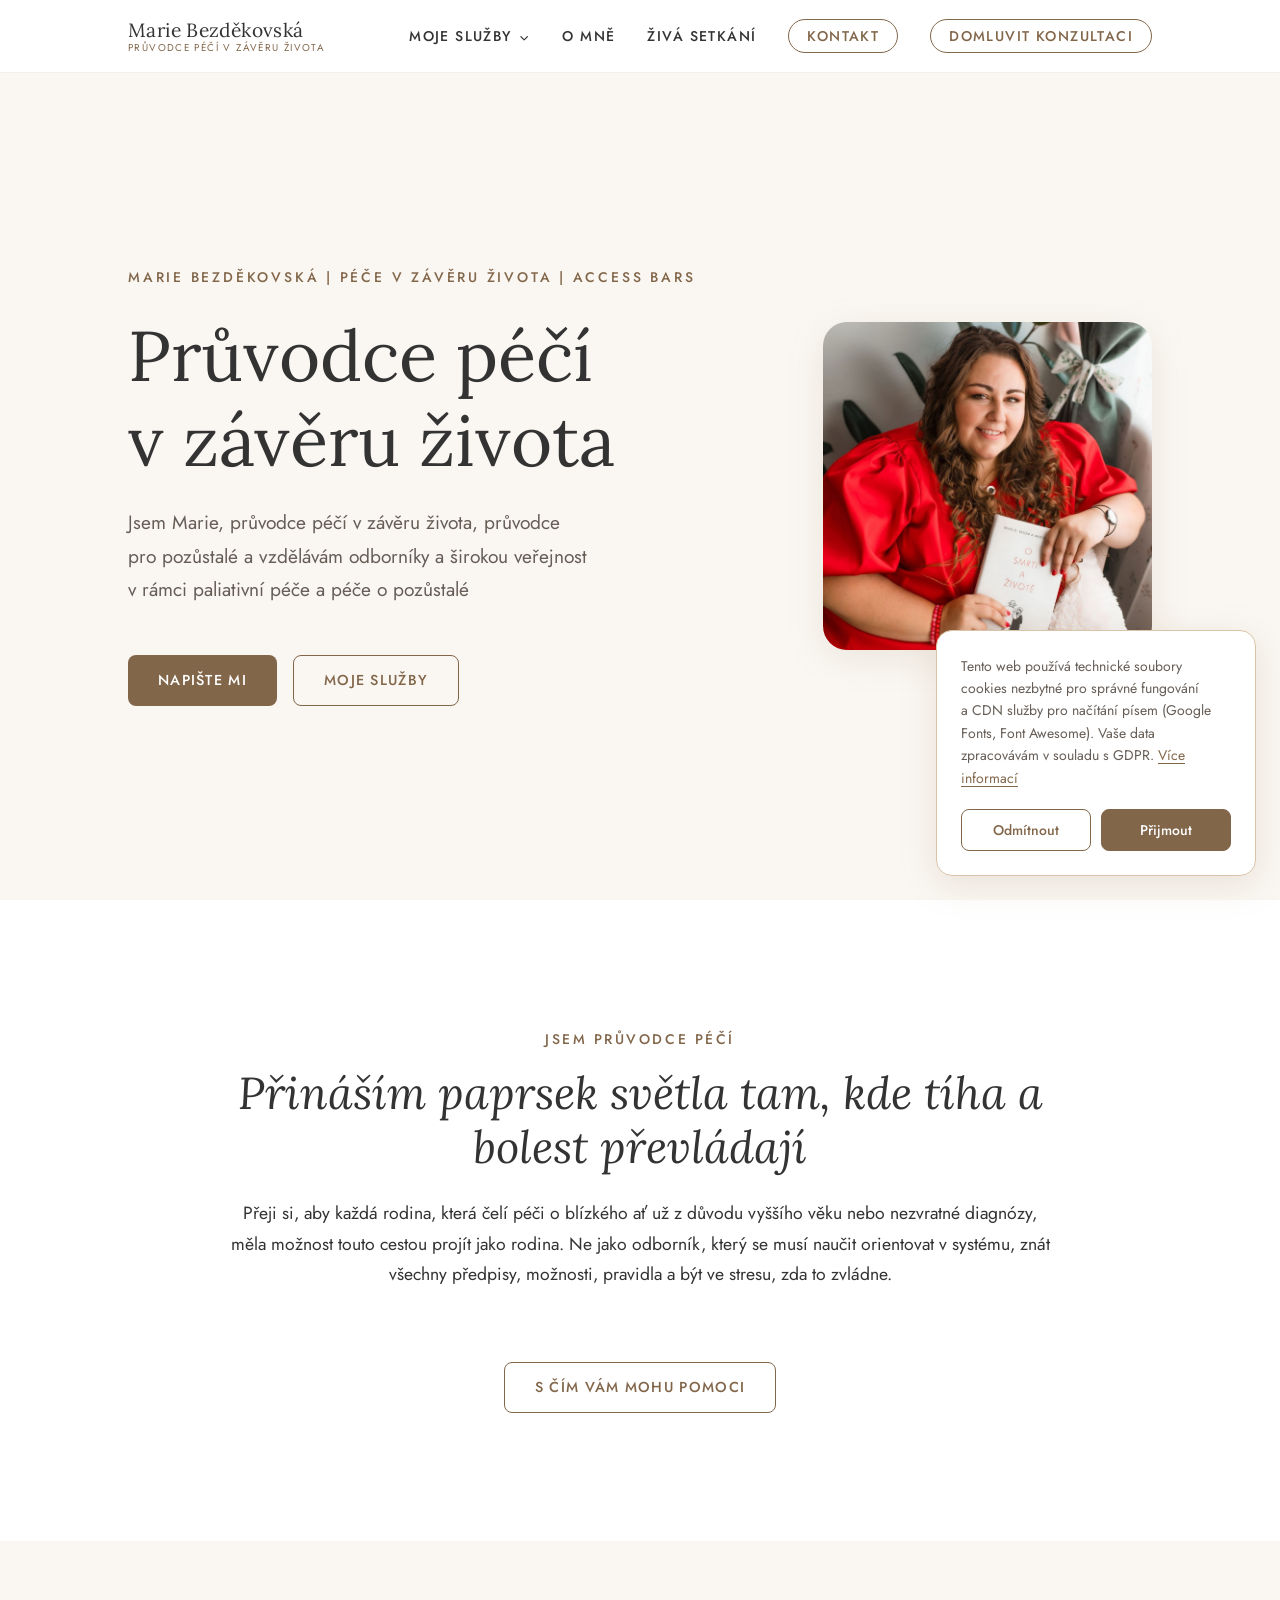
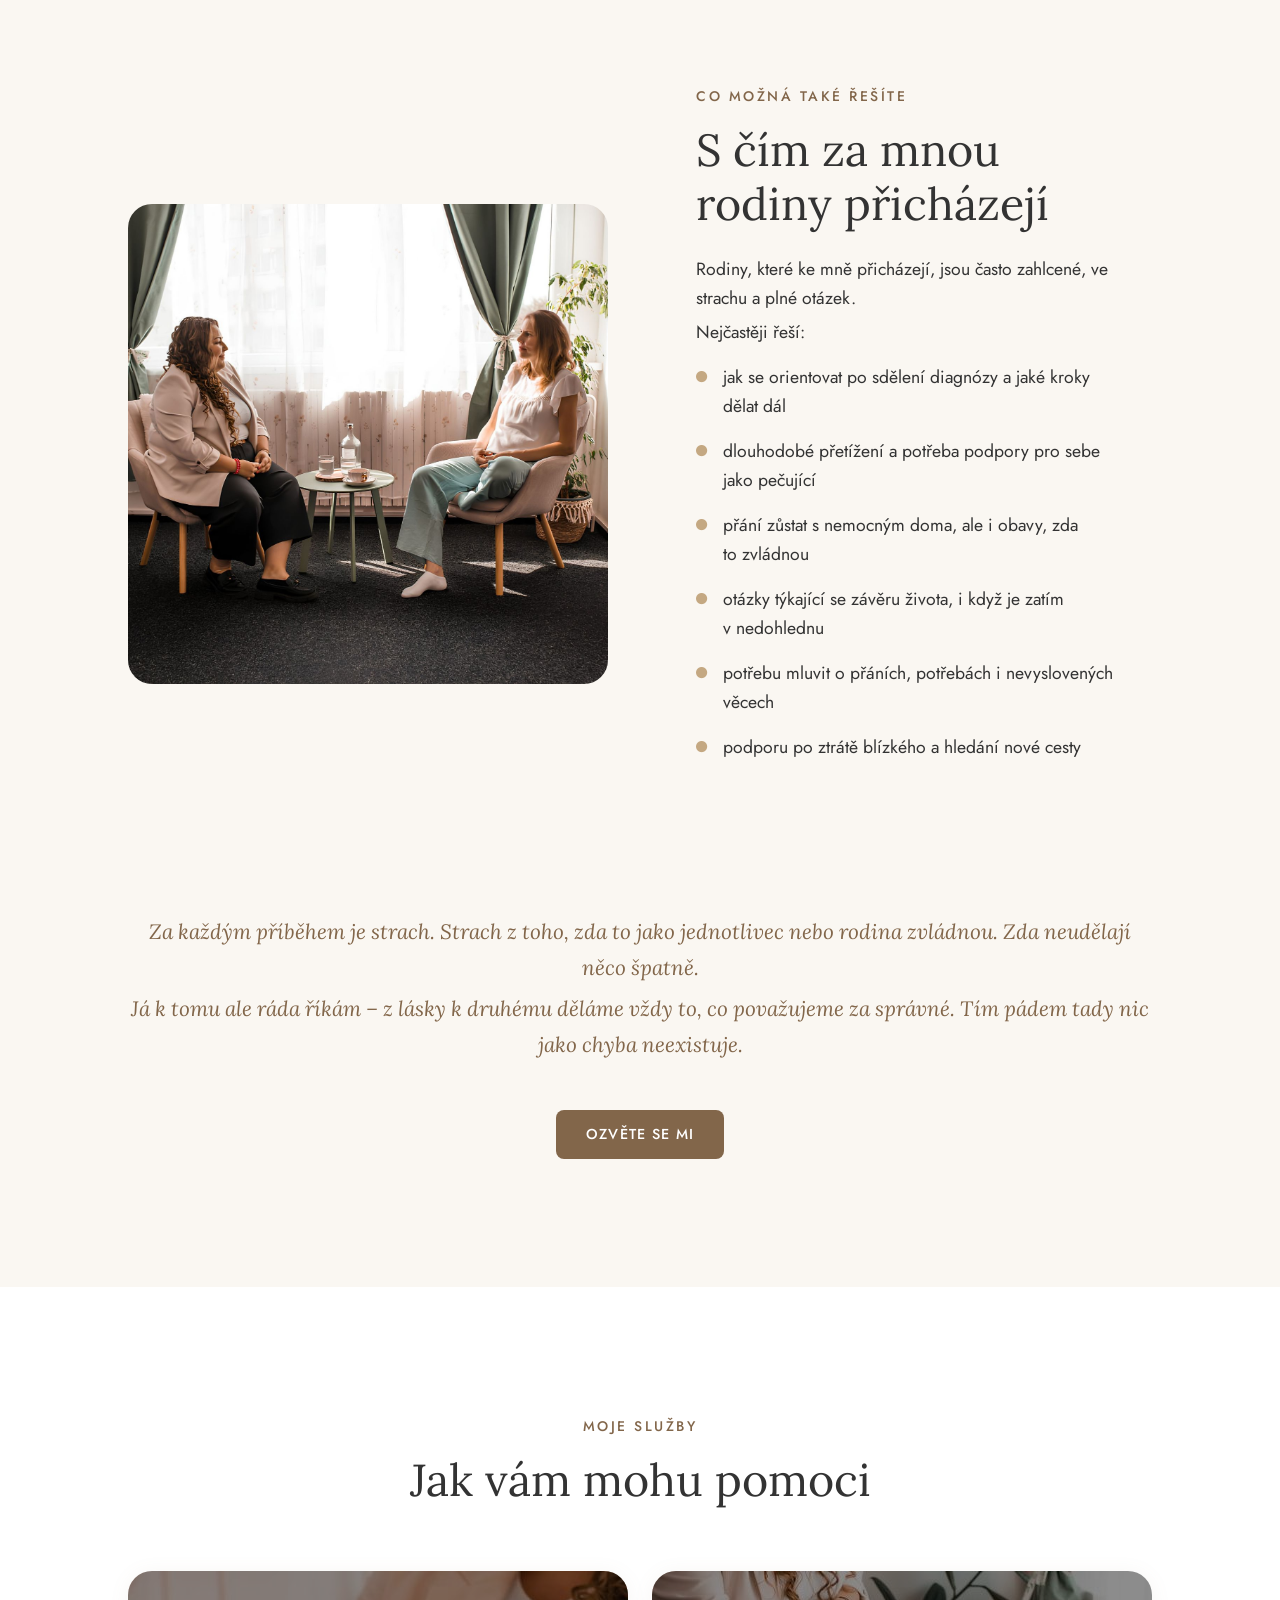
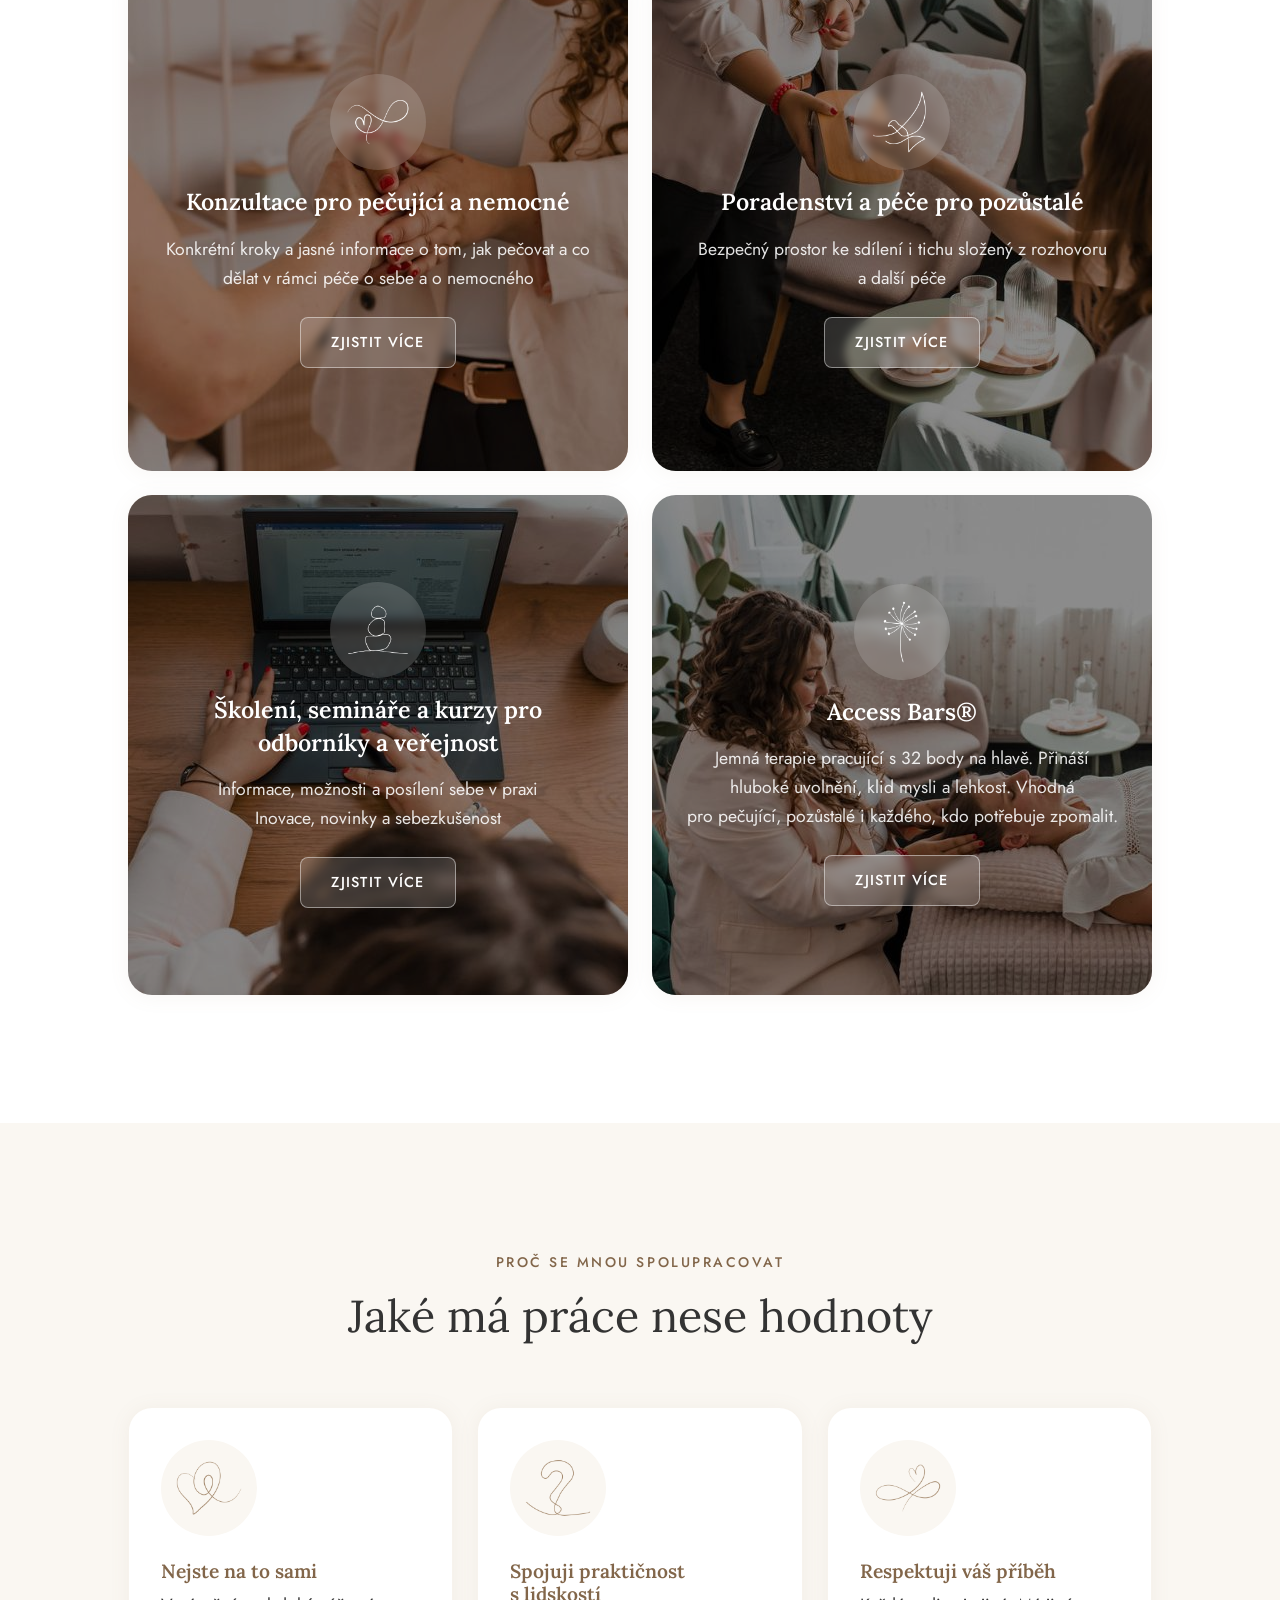
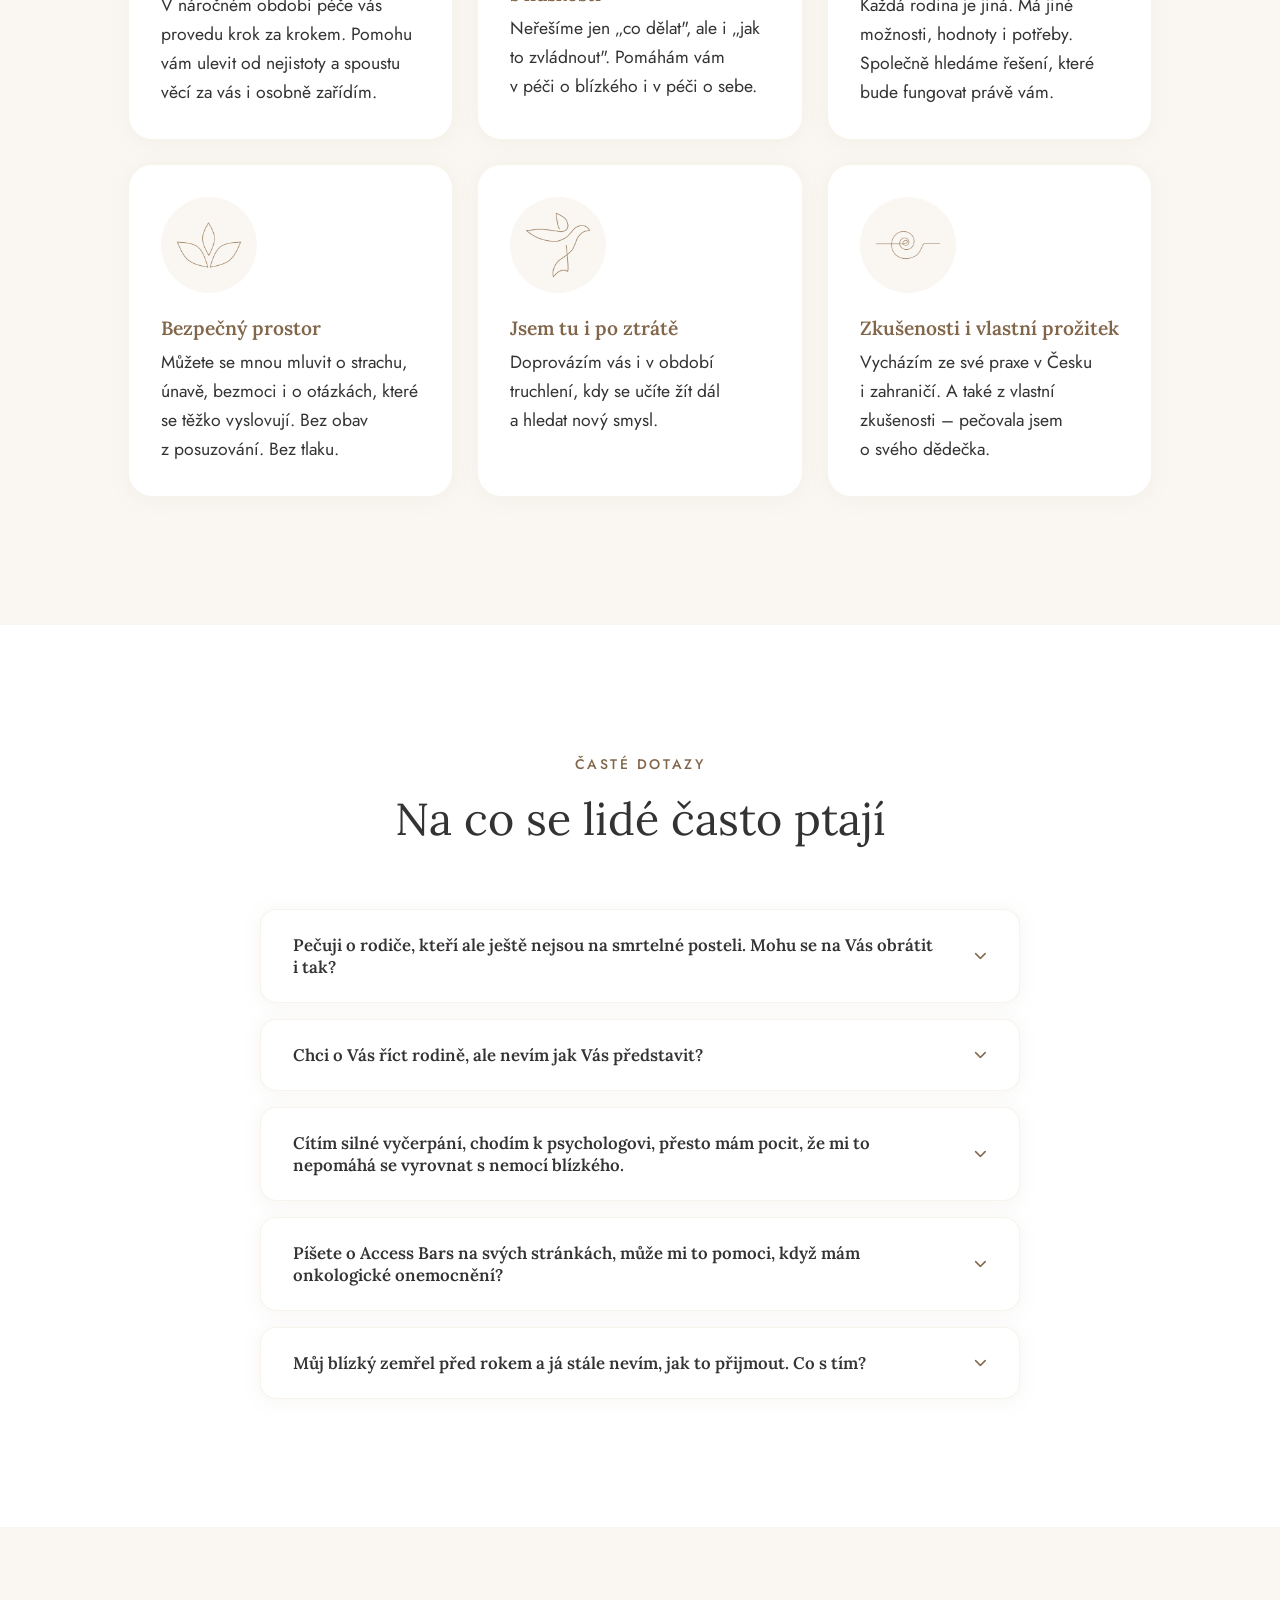
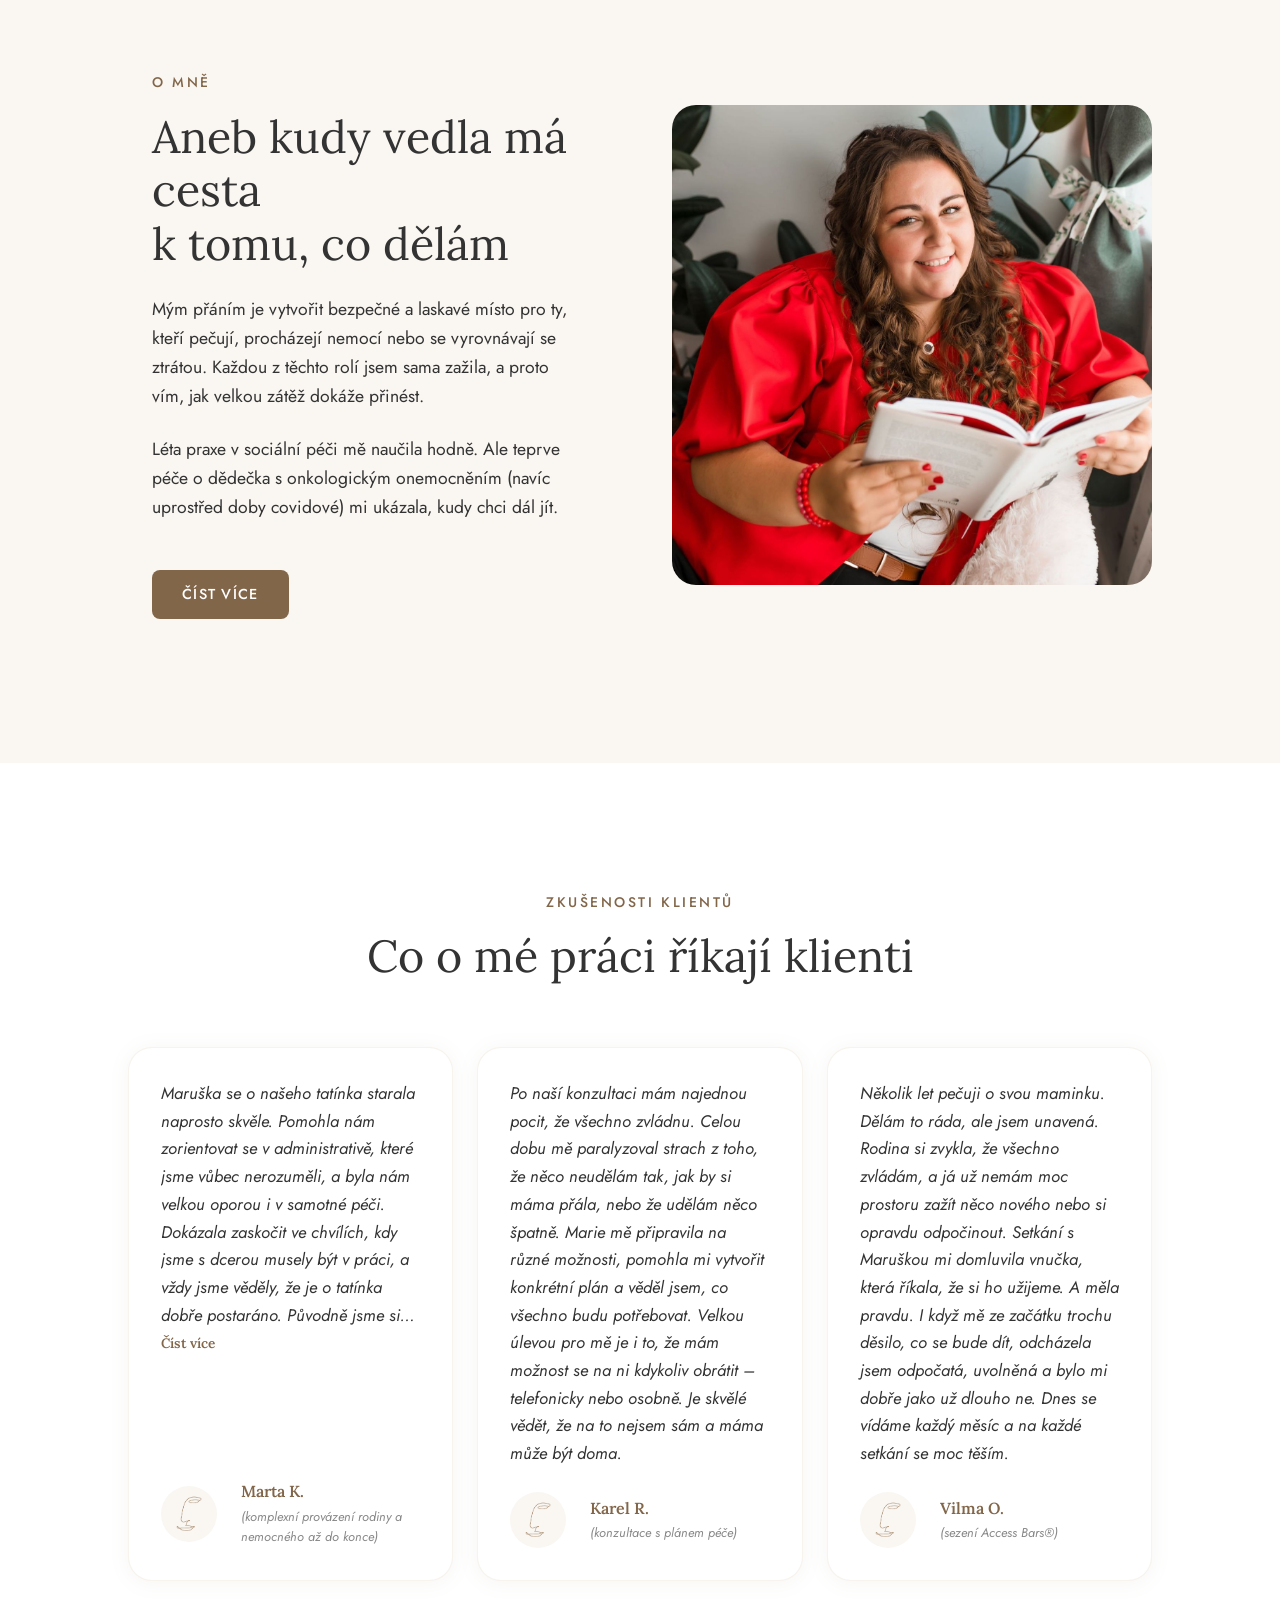
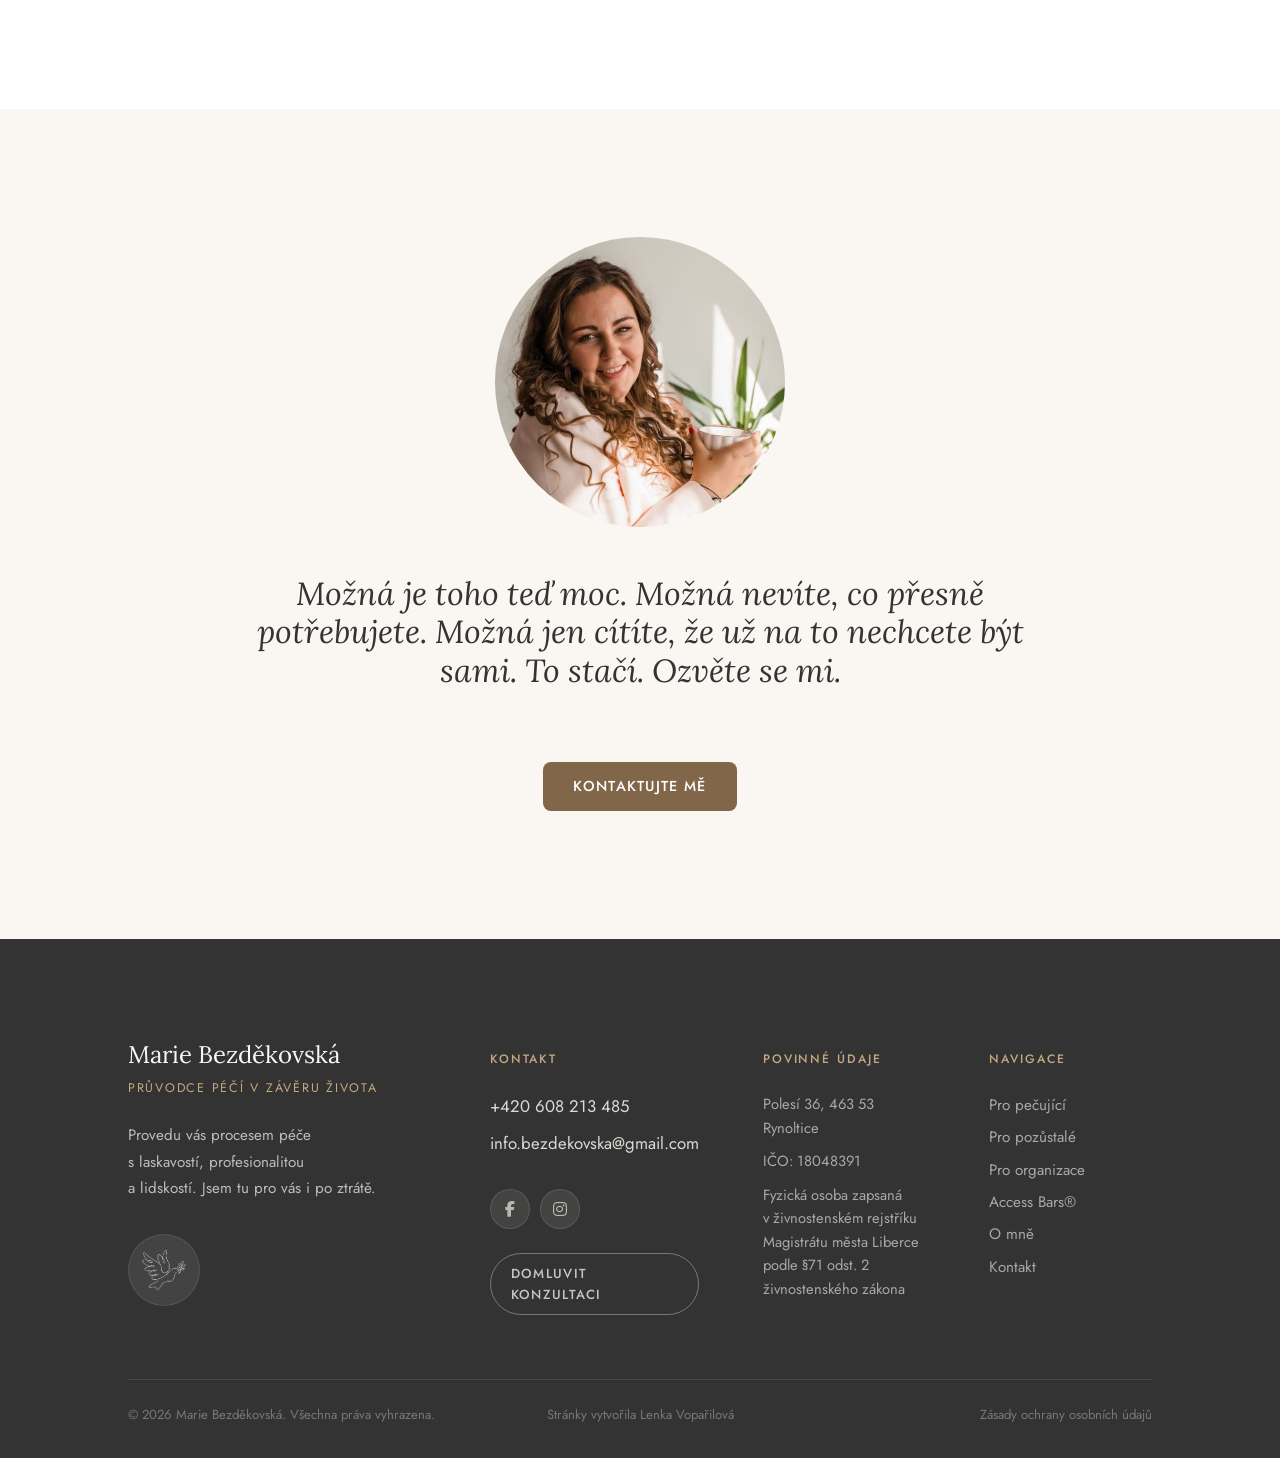
<file: index.html>
﻿<!DOCTYPE html>
<html lang="cs">

<head>
    <meta charset="UTF-8">
    <meta name="viewport" content="width=device-width, initial-scale=1.0">
    <meta name="robots" content="index, follow">

    <!-- SEO -->
    <title>Marie Bezděkovská | Péče v závěru života | Access Bars</title>
    <meta name="description"
        content="Průvodce péčí v závěru života. Provedu vás od diagnózy celým procesem péče s laskavostí a profesionalitou. Poradenství pro pečující, pozůstalé a organizace.">
    <link rel="canonical" href="https://mariebezdekovska.cz/">

    <!-- Open Graph -->
    <meta property="og:title" content="Marie Bezděkovská | Péče v závěru života | Access Bars">
    <meta property="og:description"
        content="Průvodce péčí v závěru života. Provedu vás od diagnózy celým procesem péče s laskavostí a profesionalitou.">
    <meta property="og:image" content="https://mariebezdekovska.cz/Obrazky/marie_hero.jpg">
    <meta property="og:image:width" content="1365">
    <meta property="og:image:height" content="1365">
    <meta property="og:image:type" content="image/jpeg">
    <meta property="og:url" content="https://mariebezdekovska.cz/">
    <meta property="og:type" content="website">
    <meta property="og:locale" content="cs_CZ">
    <meta property="og:site_name" content="Marie Bezděkovská">

    <!-- Favicon -->
    <link rel="icon" type="image/svg+xml" href="favicon.svg">

    <!-- Fonts -->
    <link rel="preconnect" href="https://fonts.googleapis.com">
    <link rel="preconnect" href="https://fonts.gstatic.com" crossorigin>
    <link
        href="https://fonts.googleapis.com/css2?family=Lora:ital,wght@0,400;0,500;0,600;1,400;1,500&family=Jost:wght@300;400;500&display=swap"
        rel="stylesheet">

    <!-- Font Awesome – asynchronní načítání, neklíčové pro první render -->
    <link rel="stylesheet" href="https://cdnjs.cloudflare.com/ajax/libs/font-awesome/6.5.1/css/all.min.css"
        media="print" onload="this.media='all'">
    <noscript>
        <link rel="stylesheet" href="https://cdnjs.cloudflare.com/ajax/libs/font-awesome/6.5.1/css/all.min.css">
    </noscript>

    <!-- Structured Data – LocalBusiness -->
    <script type="application/ld+json">
    {
      "@context": "https://schema.org",
      "@type": "LocalBusiness",
      "name": "Marie Bezděkovská – Průvodce péčí v závěru života",
      "description": "Poradenství pro pečující a pozůstalé, workshopy a školení pro organizace, terapie Access Bars®.",
      "url": "https://mariebezdekovska.cz",
      "telephone": "+420608213485",
      "email": "info.bezdekovska@gmail.com",
      "image": "https://mariebezdekovska.cz/Obrazky/marie_hero.jpg",
      "priceRange": "$$",
      "address": {
        "@type": "PostalAddress",
        "streetAddress": "Polesí 36",
        "postalCode": "46353",
        "addressLocality": "Rynoltice",
        "addressCountry": "CZ"
      },
      "sameAs": [
        "https://www.facebook.com/opeciazaveru",
        "https://www.instagram.com/poradna_mala_pruvodcepeci"
      ]
    }
    </script>

    <link rel="stylesheet" href="style.css?v=260729">
</head>

<body>

    <!-- ====================================================
     NAVIGATION
==================================================== -->
    <nav class="nav" id="nav" aria-label="Hlavní navigace">
        <div class="nav__inner">

            <a href="/" class="nav__logo" aria-label="Marie Bezděkovská – zpět na úvod">
                Marie Bezděkovská
                <small>Průvodce péčí v&nbsp;závěru života</small>
            </a>

            <ul class="nav__links" role="list">
                <li class="nav__item">
                    <button class="nav__link nav__button" aria-haspopup="true" aria-expanded="false">
                        Moje služby <i class="fa-solid fa-chevron-down" aria-hidden="true"></i>
                    </button>
                    <ul class="nav__dropdown" role="list" aria-label="Podmenu Moje služby">
                        <li><a href="/pecujici" class="nav__drop-link">Pro pečující</a></li>
                        <li><a href="/pozustali" class="nav__drop-link">Pro pozůstalé</a></li>
                        <li><a href="/organizace" class="nav__drop-link">Pro organizace</a></li>
                        <li><a href="/access-bars" class="nav__drop-link">Access Bars®</a></li>
                    </ul>
                </li>
                <li class="nav__item"><a href="/o-mne" class="nav__link">O&nbsp;mně</a></li>
                <li class="nav__item"><a href="/besedy" class="nav__link">Živá setkání</a></li>
                <li class="nav__item"><a href="/kontakt" class="nav__link nav__link--btn">Kontakt</a></li>
                <li class="nav__item"><a href="https://calendly.com/info-bezdekovska"
                        class="nav__link nav__link--cta" target="_blank" rel="noopener noreferrer">Domluvit
                        konzultaci</a></li>
            </ul>

            <button class="nav__burger" id="burger" aria-label="Otevřít menu" aria-expanded="false"
                aria-controls="mobileNav">
                <span></span><span></span><span></span>
            </button>
        </div>

        <!-- Mobile drawer -->
        <nav class="nav__mobile" id="mobileNav" aria-label="Mobilní navigace">
            <a href="#sluzby" class="nav__mob-link">Moje služby</a>
            <a href="/pecujici" class="nav__mob-link nav__mob-link--sub">Pro pečující</a>
            <a href="/pozustali" class="nav__mob-link nav__mob-link--sub">Pro pozůstalé</a>
            <a href="/organizace" class="nav__mob-link nav__mob-link--sub">Pro organizace</a>
            <a href="/access-bars" class="nav__mob-link nav__mob-link--sub">Access Bars®</a>
            <a href="/o-mne" class="nav__mob-link">O&nbsp;mně</a>
            <a href="/besedy" class="nav__mob-link">Živá setkání</a>
            <a href="/kontakt" class="nav__mob-link nav__mob-link--btn">Kontakt</a>
            <a href="https://calendly.com/info-bezdekovska" class="nav__mob-link nav__mob-link--cta"
                target="_blank" rel="noopener noreferrer">Domluvit konzultaci</a>
        </nav>
    </nav>

    <main>

        <!-- ====================================================
     HERO
==================================================== -->
        <section class="hero" aria-labelledby="hero-title">

            <div class="hero__content">
                <p class="hero__pre">Marie Bezděkovská | Péče v&nbsp;závěru života | Access Bars</p>
                <h1 class="hero__title" id="hero-title">
                    Průvodce péčí<br>
                    v&nbsp;závěru života
                </h1>
                <p class="hero__sub">
                    Jsem Marie, průvodce péčí v&nbsp;závěru života, průvodce pro&nbsp;pozůstalé a&nbsp;vzdělávám
                    odborníky a&nbsp;širokou veřejnost v&nbsp;rámci paliativní péče a&nbsp;péče o&nbsp;pozůstalé
                </p>
                <div class="hero__ctas">
                    <a href="#kontakt" class="btn btn--primary">Napište mi</a>
                    <a href="#sluzby" class="btn btn--outline">Moje služby</a>
                </div>
            </div>

            <div class="hero__img-wrap">
                <img src="Obrazky/marie_hero.jpg" alt="Marie Bezděkovská – průvodce péčí v závěru života"
                    class="hero__img" width="1365" height="1365" fetchpriority="high">
                <div class="hero__img-overlay" aria-hidden="true"></div>
            </div>

        </section>


        <!-- ====================================================
     INTRO – Jsem průvodce péčí
==================================================== -->
        <section class="intro section--white" aria-labelledby="intro-h">
            <div class="container">
                <div class="intro__inner">
                    <span class="eyebrow reveal">Jsem průvodce péčí</span>
                    <h2 class="intro__title reveal" id="intro-h">
                        Přináším paprsek světla tam, kde tíha a bolest převládají
                    </h2>
                    <p class="intro__text reveal">
                        Přeji si, aby každá rodina, která čelí péči o&nbsp;blízkého ať&nbsp;už
                        z&nbsp;důvodu vyššího věku nebo nezvratné diagnózy, měla možnost touto
                        cestou projít jako rodina. Ne jako odborník, který se musí naučit
                        orientovat v&nbsp;systému, znát všechny předpisy, možnosti, pravidla
                        a&nbsp;být ve&nbsp;stresu, zda to&nbsp;zvládne.
                    </p>
                    <a href="#sluzby" class="btn btn--outline reveal intro__action">S čím vám mohu
                        pomoci</a>
                </div>
            </div>
        </section>


        <!-- ====================================================
     SPLIT – S čím za mnou rodiny přicházejí
==================================================== -->
        <section class="split" aria-labelledby="rodiny-h">
            <div class="container">
                <div class="split__grid">

                    <div class="split__img-wrap split__img-wrap--square reveal">
                        <img src="Obrazky/marie_konzultace_2026.jpg" alt="Laskavé doprovázení a podpora pečujících i pozůstalých"
                            class="split__img" loading="lazy" width="600" height="800">
                    </div>

                    <div class="split__body reveal rv-d2">
                        <span class="eyebrow">Co možná také řešíte</span>
                        <h2 class="split__title" id="rodiny-h">
                            S čím za mnou rodiny přicházejí
                        </h2>
                        <p class="split__text split__text--tight">Rodiny, které ke mně přicházejí, jsou často
                            zahlcené, ve strachu a plné otázek.</p>
                        <p class="split__text split__text--list-lead">Nejčastěji řeší:</p>

                        <ul class="dot-list" aria-label="Nejčastější témata">
                            <li><i class="fa-solid fa-circle" aria-hidden="true"></i>jak se orientovat po&nbsp;sdělení
                                diagnózy a&nbsp;jaké kroky dělat dál</li>
                            <li><i class="fa-solid fa-circle" aria-hidden="true"></i>dlouhodobé přetížení a&nbsp;potřeba
                                podpory pro sebe jako pečující</li>
                            <li><i class="fa-solid fa-circle" aria-hidden="true"></i>přání zůstat s&nbsp;nemocným doma,
                                ale i&nbsp;obavy, zda to&nbsp;zvládnou</li>
                            <li><i class="fa-solid fa-circle" aria-hidden="true"></i>otázky týkající se závěru života,
                                i&nbsp;když je zatím v&nbsp;nedohlednu</li>
                            <li><i class="fa-solid fa-circle" aria-hidden="true"></i>potřebu mluvit o&nbsp;přáních,
                                potřebách i&nbsp;nevyslovených věcech</li>
                            <li><i class="fa-solid fa-circle" aria-hidden="true"></i>podporu po&nbsp;ztrátě blízkého
                                a&nbsp;hledání nové cesty</li>
                        </ul>
                    </div>

                </div>

                <div class="split__quote-block">
                    <p class="pull-quote">Za každým příběhem je strach.
                        Strach z&nbsp;toho,
                        zda to jako jednotlivec nebo rodina zvládnou. Zda neudělají něco špatně.</p>
                    <p class="pull-quote">Já k&nbsp;tomu
                        ale ráda říkám –
                        z&nbsp;lásky k&nbsp;druhému děláme vždy to, co považujeme za správné. Tím pádem tady nic jako
                        chyba neexistuje.</p>
                    <a href="#kontakt" class="btn btn--primary">Ozvěte se mi</a>
                </div>
            </div>
        </section>


        <!-- ====================================================
     SERVICES – Moje služby
==================================================== -->
        <section class="services section--white" id="sluzby" aria-labelledby="services-h">
            <div class="container">

                <div class="section-header reveal">
                    <span class="eyebrow">Moje služby</span>
                    <h2 id="services-h">Jak vám mohu pomoci</h2>
                </div>

                <div class="services__grid">

                    <!-- Pro pečující -->
                    <article class="svc-card reveal rv-d1">
                        <div class="svc-card__media">
                            <img src="Obrazky/pecujici_nemocni_konzultace_2026.jpg" alt="Konzultace pro pečující osoby" loading="lazy"
                                width="600" height="600">
                        </div>
                        <div class="svc-card__body">
                            <div class="svc-card__icon" aria-hidden="true">
                                <img src="Obrazky/Ikony/pecujici.png" alt="">
                            </div>
                            <h3 class="svc-card__title">Konzultace pro pečující a&nbsp;nemocné</h3>
                            <p class="svc-card__text">
                                Konkrétní kroky a&nbsp;jasné informace o&nbsp;tom, jak pečovat a&nbsp;co dělat
                                v&nbsp;rámci péče o&nbsp;sebe a&nbsp;o&nbsp;nemocného
                            </p>
                            <a href="/pecujici" class="btn btn--outline-light"
                                aria-label="Více o službách pro pečující">Zjistit více</a>
                        </div>
                    </article>

                    <!-- Pro pozůstalé -->
                    <article class="svc-card reveal rv-d2">
                        <div class="svc-card__media">
                            <img src="Obrazky/pozustali_podpora_2026.jpg" alt="Podpora pro pozůstalé" loading="lazy" width="600"
                                height="600">
                        </div>
                        <div class="svc-card__body">
                            <div class="svc-card__icon" aria-hidden="true">
                                <img src="Obrazky/Ikony/pozustali.png" alt="">
                            </div>
                            <h3 class="svc-card__title">Poradenství a&nbsp;péče pro pozůstalé</h3>
                            <p class="svc-card__text">
                                Bezpečný prostor ke&nbsp;sdílení i&nbsp;tichu složený z&nbsp;rozhovoru a&nbsp;další péče
                            </p>
                            <a href="/pozustali" class="btn btn--outline-light"
                                aria-label="Více o službách pro pozůstalé">Zjistit více</a>
                        </div>
                    </article>

                    <!-- Pro organizace -->
                    <article class="svc-card reveal rv-d3">
                        <div class="svc-card__media">
                            <img src="Obrazky/skoleni_seminare_2026.jpg" alt="Školení a workshopy pro organizace"
                                loading="lazy" width="600" height="600">
                        </div>
                        <div class="svc-card__body">
                            <div class="svc-card__icon" aria-hidden="true">
                                <img src="Obrazky/Ikony/organizace.png" alt="">
                            </div>
                            <h3 class="svc-card__title">Školení, semináře a&nbsp;kurzy pro odborníky a&nbsp;veřejnost
                            </h3>
                            <p class="svc-card__text">
                                Informace, možnosti a&nbsp;posílení sebe v&nbsp;praxi<br>Inovace, novinky
                                a&nbsp;sebezkušenost </p>
                            <a href="/organizace" class="btn btn--outline-light"
                                aria-label="Více o službách pro organizace">Zjistit více</a>
                        </div>
                    </article>

                    <!-- Access Bars -->
                    <article class="svc-card reveal rv-d4">
                        <div class="svc-card__media">
                            <img src="Obrazky/access_bars_pece_2026.jpg" alt="Terapie Access Bars – jemná práce s body na hlavě"
                                loading="lazy" width="600" height="600">
                        </div>
                        <div class="svc-card__body">
                            <div class="svc-card__icon" aria-hidden="true">
                                <img src="Obrazky/Ikony/access_bars.png" alt="">
                            </div>
                            <h3 class="svc-card__title">Access Bars®</h3>
                            <p class="svc-card__text">
                                Jemná terapie pracující s&nbsp;32 body na&nbsp;hlavě. Přináší hluboké
                                uvolnění, klid mysli a&nbsp;lehkost. Vhodná pro&nbsp;pečující,
                                pozůstalé i&nbsp;každého, kdo potřebuje zpomalit.
                            </p>
                            <a href="/access-bars" class="btn btn--outline-light"
                                aria-label="Více o terapii Access Bars">Zjistit více</a>
                        </div>
                    </article>

                </div>
            </div>
        </section>


        <!-- ====================================================
     REASONS – Proč se mnou
==================================================== -->
        <section class="reasons section--bg" aria-labelledby="reasons-h">
            <div class="container">

                <div class="section-header reveal">
                    <span class="eyebrow">Proč se mnou spolupracovat</span>
                    <h2 id="reasons-h">Jaké má práce nese hodnoty</h2>
                </div>

                <div class="reasons__grid" role="list">

                    <article class="reason-card reveal rv-d1" role="listitem">
                        <div class="reason-card__icon" aria-hidden="true">
                            <img src="Obrazky/Ikony/nejste_sami.png" alt="">
                        </div>
                        <h3 class="reason-card__title">Nejste na&nbsp;to sami</h3>
                        <p class="reason-card__text">V&nbsp;náročném období péče vás provedu krok za&nbsp;krokem. Pomohu
                            vám ulevit od&nbsp;nejistoty a&nbsp;spoustu věcí za&nbsp;vás i&nbsp;osobně zařídím.</p>
                    </article>

                    <article class="reason-card reveal rv-d2" role="listitem">
                        <div class="reason-card__icon" aria-hidden="true">
                            <img src="Obrazky/Ikony/prakticnost.png" alt="">
                        </div>
                        <h3 class="reason-card__title">Spojuji praktičnost s&nbsp;lidskostí</h3>
                        <p class="reason-card__text">Neřešíme jen „co dělat", ale i&nbsp;„jak to&nbsp;zvládnout".
                            Pomáhám vám v&nbsp;péči o&nbsp;blízkého i&nbsp;v&nbsp;péči o&nbsp;sebe.</p>
                    </article>

                    <article class="reason-card reveal rv-d3" role="listitem">
                        <div class="reason-card__icon" aria-hidden="true">
                            <img src="Obrazky/Ikony/respekt.png" alt="">
                        </div>
                        <h3 class="reason-card__title">Respektuji váš příběh</h3>
                        <p class="reason-card__text">Každá rodina je jiná. Má jiné možnosti, hodnoty i&nbsp;potřeby.
                            Společně hledáme řešení, které bude fungovat právě vám.</p>
                    </article>

                    <article class="reason-card reveal rv-d1" role="listitem">
                        <div class="reason-card__icon" aria-hidden="true">
                            <img src="Obrazky/Ikony/bezpeci.png" alt="">
                        </div>
                        <h3 class="reason-card__title">Bezpečný prostor</h3>
                        <p class="reason-card__text">Můžete se mnou mluvit o&nbsp;strachu, únavě, bezmoci
                            i&nbsp;o&nbsp;otázkách, které se těžko vyslovují. Bez obav z&nbsp;posuzování. Bez tlaku.</p>
                    </article>

                    <article class="reason-card reveal rv-d2" role="listitem">
                        <div class="reason-card__icon" aria-hidden="true">
                            <img src="Obrazky/Ikony/po_ztrate.png" alt="">
                        </div>
                        <h3 class="reason-card__title">Jsem tu i&nbsp;po&nbsp;ztrátě</h3>
                        <p class="reason-card__text">Doprovázím vás i&nbsp;v&nbsp;období truchlení, kdy se učíte žít dál
                            a&nbsp;hledat nový smysl.</p>
                    </article>

                    <article class="reason-card reveal rv-d3" role="listitem">
                        <div class="reason-card__icon" aria-hidden="true">
                            <img src="Obrazky/Ikony/zkusenosti.png" alt="">
                        </div>
                        <h3 class="reason-card__title">Zkušenosti i&nbsp;vlastní prožitek</h3>
                        <p class="reason-card__text">Vycházím ze&nbsp;své praxe v&nbsp;Česku i&nbsp;zahraničí.
                            A&nbsp;také z&nbsp;vlastní zkušenosti – pečovala jsem o&nbsp;svého dědečka.</p>
                    </article>

                </div>
            </div>
        </section>


        <!-- ====================================================
     FAQ
==================================================== -->
        <section class="faq section--white" id="faq" aria-labelledby="faq-h">
            <div class="container">

                <div class="section-header reveal">
                    <span class="eyebrow">Časté dotazy</span>
                    <h2 id="faq-h">Na co se lidé často ptají</h2>
                </div>

                <div class="faq__list">

                    <div class="faq__item reveal rv-d1">
                        <button class="faq__question" aria-expanded="false" aria-controls="faq-ans-1" id="faq-btn-1">
                            Pečuji o&nbsp;rodiče, kteří ale ještě nejsou na&nbsp;smrtelné posteli. Mohu se na&nbsp;Vás
                            obrátit i&nbsp;tak?
                            <i class="fa-solid fa-chevron-down" aria-hidden="true"></i>
                        </button>
                        <div class="faq__answer" role="region" id="faq-ans-1" aria-labelledby="faq-btn-1">
                            <p>Ano, právě toto je ideální chvíle, kdy se poznat. Můžeme se tak společně zaměřit
                                na&nbsp;další kroky a&nbsp;připravit na&nbsp;budoucnost.</p>
                        </div>
                    </div>

                    <div class="faq__item reveal rv-d2">
                        <button class="faq__question" aria-expanded="false" aria-controls="faq-ans-2" id="faq-btn-2">
                            Chci o&nbsp;Vás říct rodině, ale nevím jak Vás představit?
                            <i class="fa-solid fa-chevron-down" aria-hidden="true"></i>
                        </button>
                        <div class="faq__answer" role="region" id="faq-ans-2" aria-labelledby="faq-btn-2">
                            <p>Jsem průvodkyně. Provázím procesem péče jak nemocné, tak i&nbsp;pečující osoby, provázím
                                pozůstalé. Často rodinám říkám, ať mě představí tak, jak uznají za&nbsp;vhodné, aby byla
                                naděje, že to rodina (nemocný) přijme lépe.</p>
                        </div>
                    </div>

                    <div class="faq__item reveal rv-d3">
                        <button class="faq__question" aria-expanded="false" aria-controls="faq-ans-3" id="faq-btn-3">
                            Cítím silné vyčerpání, chodím k&nbsp;psychologovi, přesto mám pocit, že mi to nepomáhá se
                            vyrovnat s&nbsp;nemocí blízkého.
                            <i class="fa-solid fa-chevron-down" aria-hidden="true"></i>
                        </button>
                        <div class="faq__answer" role="region" id="faq-ans-3" aria-labelledby="faq-btn-3">
                            <p>Je v&nbsp;pořádku vědět, že pro nás něco nefunguje a&nbsp;hledáme jiné možnosti. Můžete
                                využít individuální sezení se mnou a&nbsp;zkusit, zda vám má práce bude vyhovovat.</p>
                        </div>
                    </div>

                    <div class="faq__item reveal rv-d4">
                        <button class="faq__question" aria-expanded="false" aria-controls="faq-ans-4" id="faq-btn-4">
                            Píšete o&nbsp;Access Bars na&nbsp;svých stránkách, může mi to pomoci, když mám onkologické
                            onemocnění?
                            <i class="fa-solid fa-chevron-down" aria-hidden="true"></i>
                        </button>
                        <div class="faq__answer" role="region" id="faq-ans-4" aria-labelledby="faq-btn-4">
                            <p>Access Bars je jemná relaxační metoda, která skrze jemný dotek pracuje na&nbsp;úrovni
                                celého těla a&nbsp;mysli. Přivede nás k&nbsp;relaxaci a&nbsp;díky tomu
                                i&nbsp;ke&nbsp;změně spousty věcí. S&nbsp;metodou pracuji u&nbsp;pacientů, kteří jsou
                                v&nbsp;léčbě, před i&nbsp;po&nbsp;ní – nevylučuje se s&nbsp;lékařskou péčí, ani
                                do&nbsp;ní nijak nezasahuje.</p>
                        </div>
                    </div>

                    <div class="faq__item reveal rv-d1">
                        <button class="faq__question" aria-expanded="false" aria-controls="faq-ans-5" id="faq-btn-5">
                            Můj blízký zemřel před rokem a&nbsp;já stále nevím, jak to přijmout. Co s&nbsp;tím?
                            <i class="fa-solid fa-chevron-down" aria-hidden="true"></i>
                        </button>
                        <div class="faq__answer" role="region" id="faq-ans-5" aria-labelledby="faq-btn-5">
                            <p>Ztráta blízkého člověka je vždy zásadní situace v&nbsp;našem životě. Je třeba si
                                uvědomit, že ačkoliv život jde dál, proces truchlení může být opravdu dlouhý
                                a&nbsp;žádný rádce či chytrá kniha nemá formulku, kterou by šlo tento proces zkrátit.
                                Pracuji s&nbsp;klienty v&nbsp;jakékoliv fázi truchlení a&nbsp;jsou vždy vítáni
                                a&nbsp;opečováváni.</p>
                        </div>
                    </div>

                </div>
            </div>
        </section>


        <!-- ====================================================
     ABOUT SNIPPET
==================================================== -->
        <section class="about split section--bg" id="o-mne" aria-labelledby="about-h">
            <div class="container">
                <div class="split__grid split__grid--flip">

                    <div class="split__img-wrap split__img-wrap--square reveal">
                        <img src="Obrazky/marie_o_mne_2026.jpg" alt="Marie Bezděkovská – o mně" class="split__img"
                            loading="lazy" width="800" height="800">
                    </div>

                    <div class="split__body reveal rv-d2">
                        <span class="eyebrow">O mně</span>
                        <h2 class="split__title" id="about-h">
                            Aneb kudy vedla má cesta<br>k&nbsp;tomu, co&nbsp;dělám
                        </h2>
                        <p class="split__text">
                            Mým přáním je vytvořit bezpečné a&nbsp;laskavé místo pro ty, kteří pečují,
                            procházejí nemocí nebo se vyrovnávají se ztrátou. Každou z&nbsp;těchto rolí
                            jsem sama zažila, a&nbsp;proto vím, jak velkou zátěž dokáže přinést.
                        </p>
                        <p class="split__text">
                            Léta praxe v&nbsp;sociální péči mě naučila hodně. Ale teprve péče o&nbsp;dědečka
                            s&nbsp;onkologickým onemocněním (navíc uprostřed doby covidové) mi ukázala,
                            kudy chci dál jít.
                        </p>
                        <a href="/o-mne" class="btn btn--primary about__cta">Číst více</a>
                    </div>

                </div>
            </div>
        </section>


        <!-- ====================================================
     TESTIMONIALS PLACEHOLDER
==================================================== -->
        <section class="testimonials section--white" id="reference" aria-labelledby="ref-h">
            <div class="container">

                <div class="section-header reveal">
                    <span class="eyebrow">Zkušenosti klientů</span>
                    <h2 id="ref-h">Co o&nbsp;mé práci říkají klienti</h2>
                </div>

                <div class="testimonials__grid">

                    <article class="testi-card reveal rv-d1">
                        <div class="testi-card__body">
                            <p class="testi-card__text testi-card__text--clamped" id="testi-text-1">Maruška se o našeho
                                tatínka starala naprosto skvěle. Pomohla nám zorientovat se v administrativě, které jsme
                                vůbec nerozuměli, a byla nám velkou oporou i v samotné péči. Dokázala zaskočit ve
                                chvílích, kdy jsme s dcerou musely být v práci, a vždy jsme věděly, že je o tatínka
                                dobře postaráno. Původně jsme si přáli dochovat tatínka doma, ale postupně pro nás byla
                                péče natolik náročná, že jsme se i díky otevřené komunikaci a podpoře Marušky rozhodli
                                pro hospic. Bylo to těžké rozhodnutí, ale dnes víme, že bylo správné. Po celou dobu jsme
                                měli dostatek informací, věděli jsme, co se děje, a nebyli jsme na to sami. Maruška s
                                námi byla až do poslední chvíle. Tatínek si ji velmi oblíbil – stejně jako my.</p>
                            <button class="testi-card__readmore" aria-expanded="false" aria-controls="testi-text-1">Číst
                                více</button>
                        </div>
                        <div class="testi-card__author">
                            <div class="testi-card__icon" aria-hidden="true">
                                <img src="Obrazky/Ikony/testimonial.png" alt="">
                            </div>
                            <div class="testi-card__author-info">
                                <span class="testi-card__name">Marta K.</span>
                                <span class="testi-card__note">(komplexní provázení rodiny a nemocného až do
                                    konce)</span>
                            </div>
                        </div>
                    </article>

                    <article class="testi-card reveal rv-d2">
                        <div class="testi-card__body">
                            <p class="testi-card__text">Po naší konzultaci mám najednou pocit, že všechno zvládnu. Celou
                                dobu mě paralyzoval strach z toho, že něco neudělám tak, jak by si máma přála, nebo že
                                udělám něco špatně. Marie mě připravila na různé možnosti, pomohla mi vytvořit konkrétní
                                plán a věděl jsem, co všechno budu potřebovat. Velkou úlevou pro mě je i to, že mám
                                možnost se na ni kdykoliv obrátit – telefonicky nebo osobně. Je skvělé vědět, že na to
                                nejsem sám a máma může být doma.</p>
                        </div>
                        <div class="testi-card__author">
                            <div class="testi-card__icon" aria-hidden="true">
                                <img src="Obrazky/Ikony/testimonial.png" alt="">
                            </div>
                            <div class="testi-card__author-info">
                                <span class="testi-card__name">Karel R.</span>
                                <span class="testi-card__note">(konzultace s plánem péče)</span>
                            </div>
                        </div>
                    </article>

                    <article class="testi-card reveal rv-d3">
                        <div class="testi-card__body">
                            <p class="testi-card__text">Několik let pečuji o svou maminku. Dělám to ráda, ale jsem
                                unavená. Rodina si zvykla, že všechno zvládám, a já už nemám moc prostoru zažít něco
                                nového nebo si opravdu odpočinout. Setkání s Maruškou mi domluvila vnučka, která říkala,
                                že si ho užijeme. A měla pravdu. I když mě ze začátku trochu děsilo, co se bude dít,
                                odcházela jsem odpočatá, uvolněná a bylo mi dobře jako už dlouho ne. Dnes se vídáme
                                každý měsíc a na každé setkání se moc těším.</p>
                        </div>
                        <div class="testi-card__author">
                            <div class="testi-card__icon" aria-hidden="true">
                                <img src="Obrazky/Ikony/testimonial.png" alt="">
                            </div>
                            <div class="testi-card__author-info">
                                <span class="testi-card__name">Vilma O.</span>
                                <span class="testi-card__note">(sezení Access Bars®)</span>
                            </div>
                        </div>
                    </article>

                </div>

            </div>
        </section>


        <!-- ====================================================
     CONTACT
==================================================== -->
        <section class="contact section--bg" id="kontakt" aria-labelledby="contact-h">
            <div class="container">
                <div class="intro__inner">

                    <div class="contact__photo-wrap contact__photo-wrap--hero reveal">
                        <img src="Obrazky/marie_kontakt_2026.jpg" alt="Marie Bezděkovská" loading="lazy">
                    </div>
                    <h2 class="intro__title contact__intro-title reveal" id="contact-h">
                        Možná je toho teď moc. Možná nevíte, co přesně potřebujete. Možná jen cítíte,
                        že&nbsp;už na&nbsp;to nechcete být sami. To&nbsp;stačí. Ozvěte se mi.
                    </h2>
                    <a href="/kontakt" class="btn btn--primary reveal contact__cta">Kontaktujte mě</a>

                </div>
            </div>
        </section>

    </main><!-- /main -->


    <!-- ====================================================
     FOOTER
==================================================== -->
    <footer class="footer" aria-label="Patička webu">
        <div class="container">
            <div class="footer__inner">

                <!-- Brand -->
                <div>

                    <p class="footer__name">Marie Bezděkovská</p>
                    <p class="footer__tagline">Průvodce péčí v&nbsp;závěru života</p>
                    <p class="footer__blurb">
                        Provedu vás procesem péče s&nbsp;laskavostí,
                        profesionalitou a&nbsp;lidskostí. Jsem tu pro&nbsp;vás i&nbsp;po&nbsp;ztrátě.
                    </p>
                    <div class="footer__icon">
                        <img src="Obrazky/Ikony/holubice.png" alt="">
                    </div>
                </div>

                <!-- Kontakt -->
                <div>
                    <p class="footer__head">Kontakt</p>
                    <div class="footer__ci footer__ci--highlight"><a
                            href="tel:+420608213485">+420&nbsp;608&nbsp;213&nbsp;485</a>
                    </div>
                    <div class="footer__ci footer__ci--highlight"><a
                            href="mailto:info.bezdekovska@gmail.com">info.bezdekovska@gmail.com</a>
                    </div>
                    <div class="footer__socials">
                        <a href="https://www.facebook.com/opeciazaveru" class="social-btn social-btn--dark"
                            target="_blank" rel="noopener noreferrer" aria-label="Facebook">
                            <i class="fa-brands fa-facebook-f" aria-hidden="true"></i>
                        </a>
                        <a href="https://www.instagram.com/poradna_mala_pruvodcepeci"
                            class="social-btn social-btn--dark" target="_blank" rel="noopener noreferrer"
                            aria-label="Instagram">
                            <i class="fa-brands fa-instagram" aria-hidden="true"></i>
                        </a>
                    </div>
                    <a href="https://calendly.com/info-bezdekovska" class="footer__cta-btn"
                        target="_blank" rel="noopener noreferrer">Domluvit konzultaci</a>
                </div>

                <!-- Povinné údaje -->
                <div>
                    <p class="footer__head">Povinné údaje</p>
                    <div class="footer__ci"><span>Polesí 36, 463&nbsp;53 Rynoltice</span>
                    </div>
                    <div class="footer__ci"><span>IČO: 18048391</span>
                    </div>
                    <div class="footer__ci"><span>Fyzická osoba zapsaná v&nbsp;živnostenském rejstříku Magistrátu města
                            Liberce podle §71
                            odst. 2 živnostenského zákona</span>
                    </div>
                </div>

                <!-- Navigace -->
                <nav aria-label="Navigace v patičce">
                    <p class="footer__head">Navigace</p>
                    <a href="/pecujici" class="footer__link">Pro pečující</a>
                    <a href="/pozustali" class="footer__link">Pro pozůstalé</a>
                    <a href="/organizace" class="footer__link">Pro organizace</a>
                    <a href="/access-bars" class="footer__link">Access Bars®</a>
                    <a href="/o-mne" class="footer__link">O&nbsp;mně</a>
                    <a href="/kontakt" class="footer__link">Kontakt</a>
                </nav>

            </div>

            <div class="footer__bottom">
                <p class="footer__copy">&copy; 2026 Marie Bezděkovská. Všechna práva vyhrazena.</p>
                <p class="footer__credit">Str&#225;nky vytvo&#345;ila <a href="https://voparilova.cz/">Lenka
                        Vopa&#345;ilov&#225;</a></p>
                <p class="footer__legal"><a href="gdpr.html">Zásady ochrany osobních údajů</a></p>
            </div>
        </div>
    </footer>


    <!-- Cookie consent panel -->
    <div id="cookie-panel" role="dialog" aria-modal="false" aria-label="Souhlas s cookies">
        <p id="cookie-panel__text">
            Tento web používá technické soubory cookies nezbytné pro správné fungování
            a&nbsp;CDN služby pro načítání písem (Google Fonts, Font Awesome).
            Vaše data zpracovávám v&nbsp;souladu s&nbsp;GDPR.
            <a href="gdpr.html">Více informací</a>
        </p>
        <div id="cookie-panel__actions">
            <button id="cookie-btn-decline" type="button">Odmítnout</button>
            <button id="cookie-btn-accept" type="button">Přijmout</button>
        </div>
    </div>

    <!-- Back to top -->
    <button id="backToTop" aria-label="Zpět nahoru">
        <i class="fa-solid fa-chevron-up" aria-hidden="true"></i>
    </button>

    <script src="main.js" defer></script>
    <script src="cookie-banner.js" defer></script>
</body>

</html>
</file>
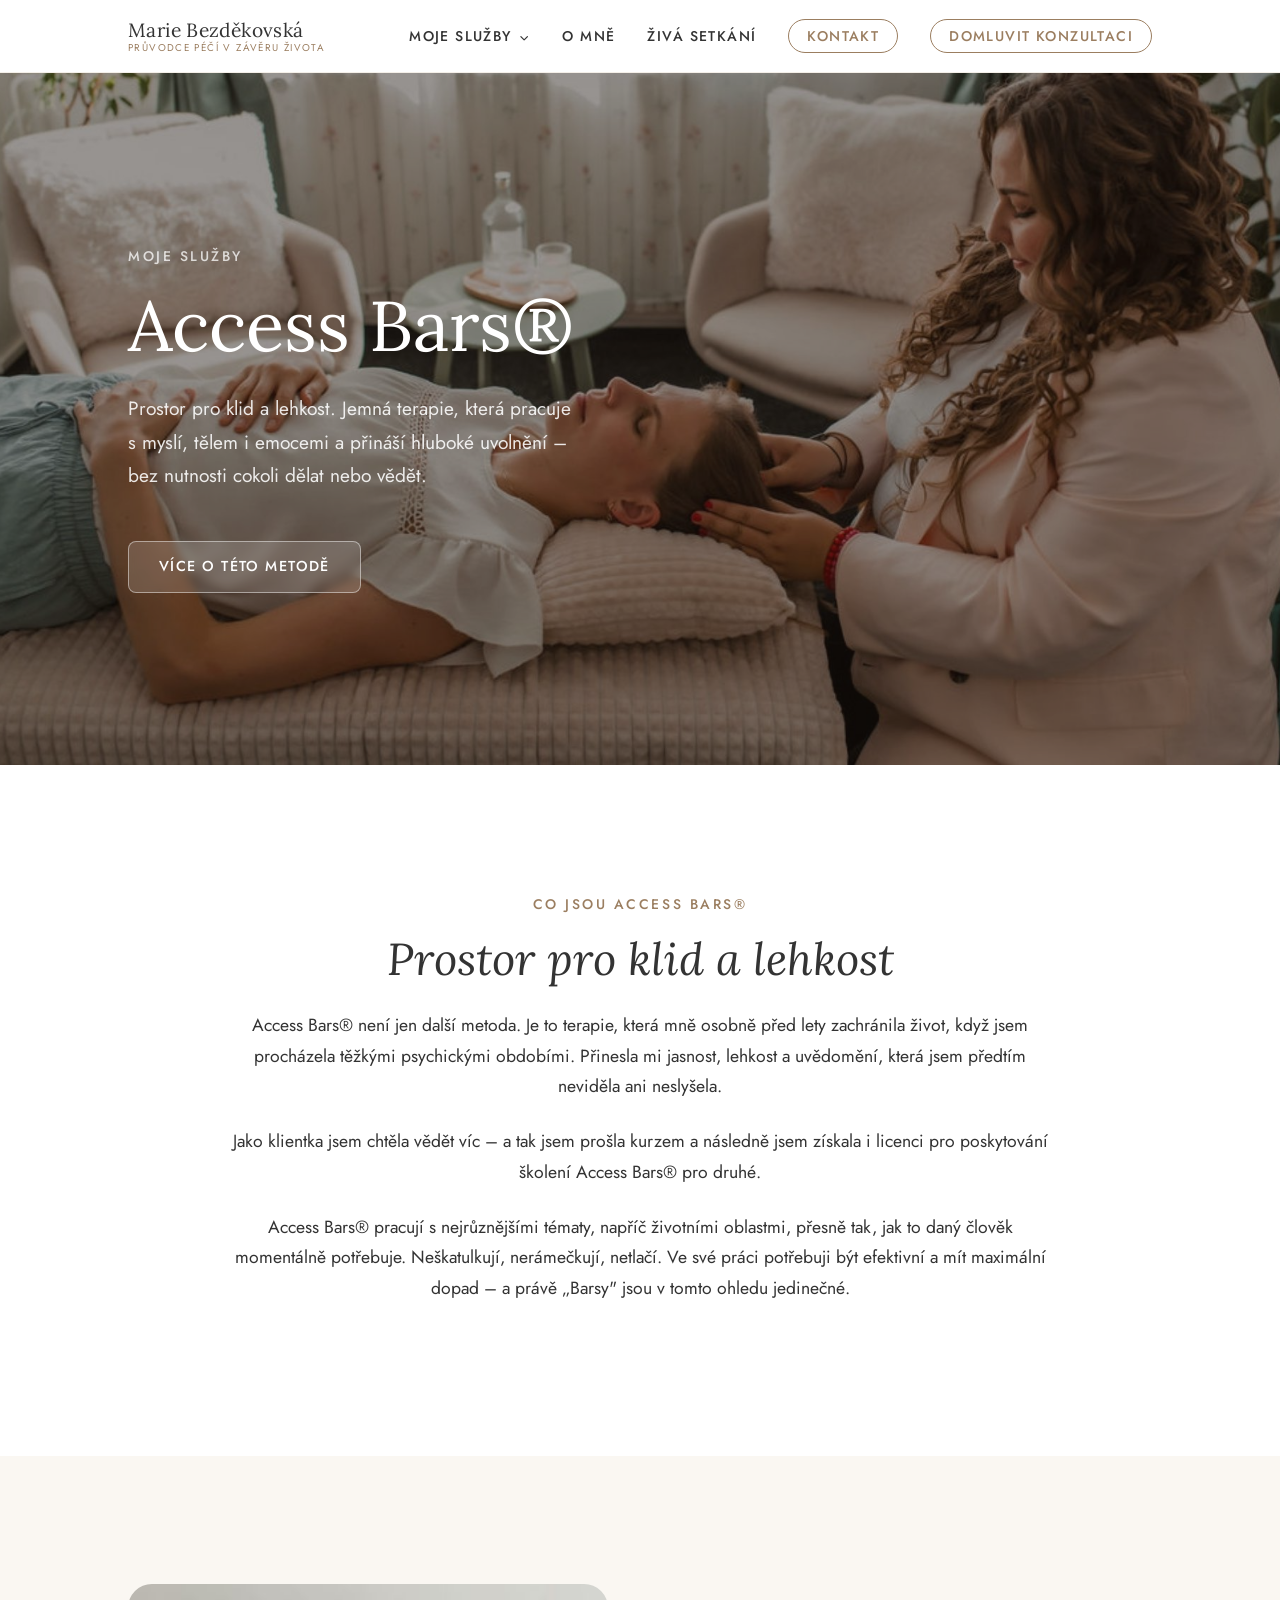
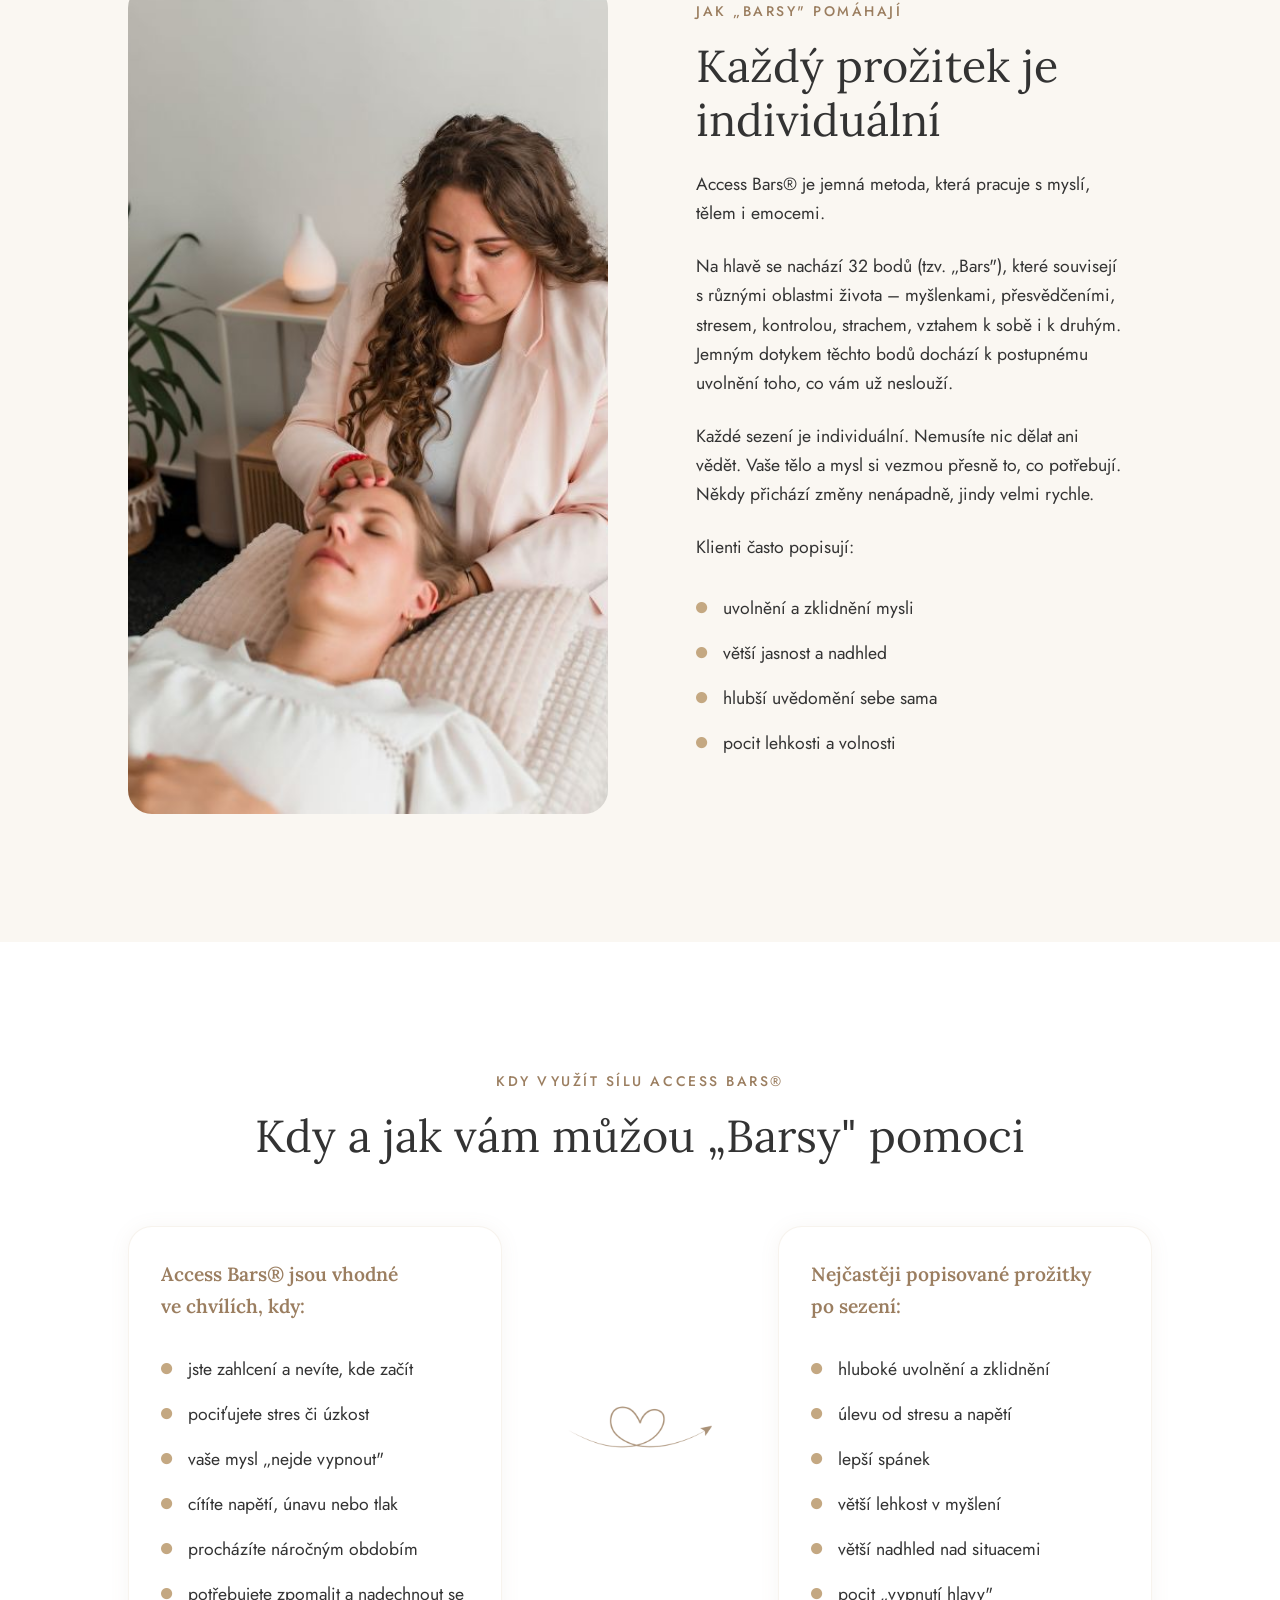
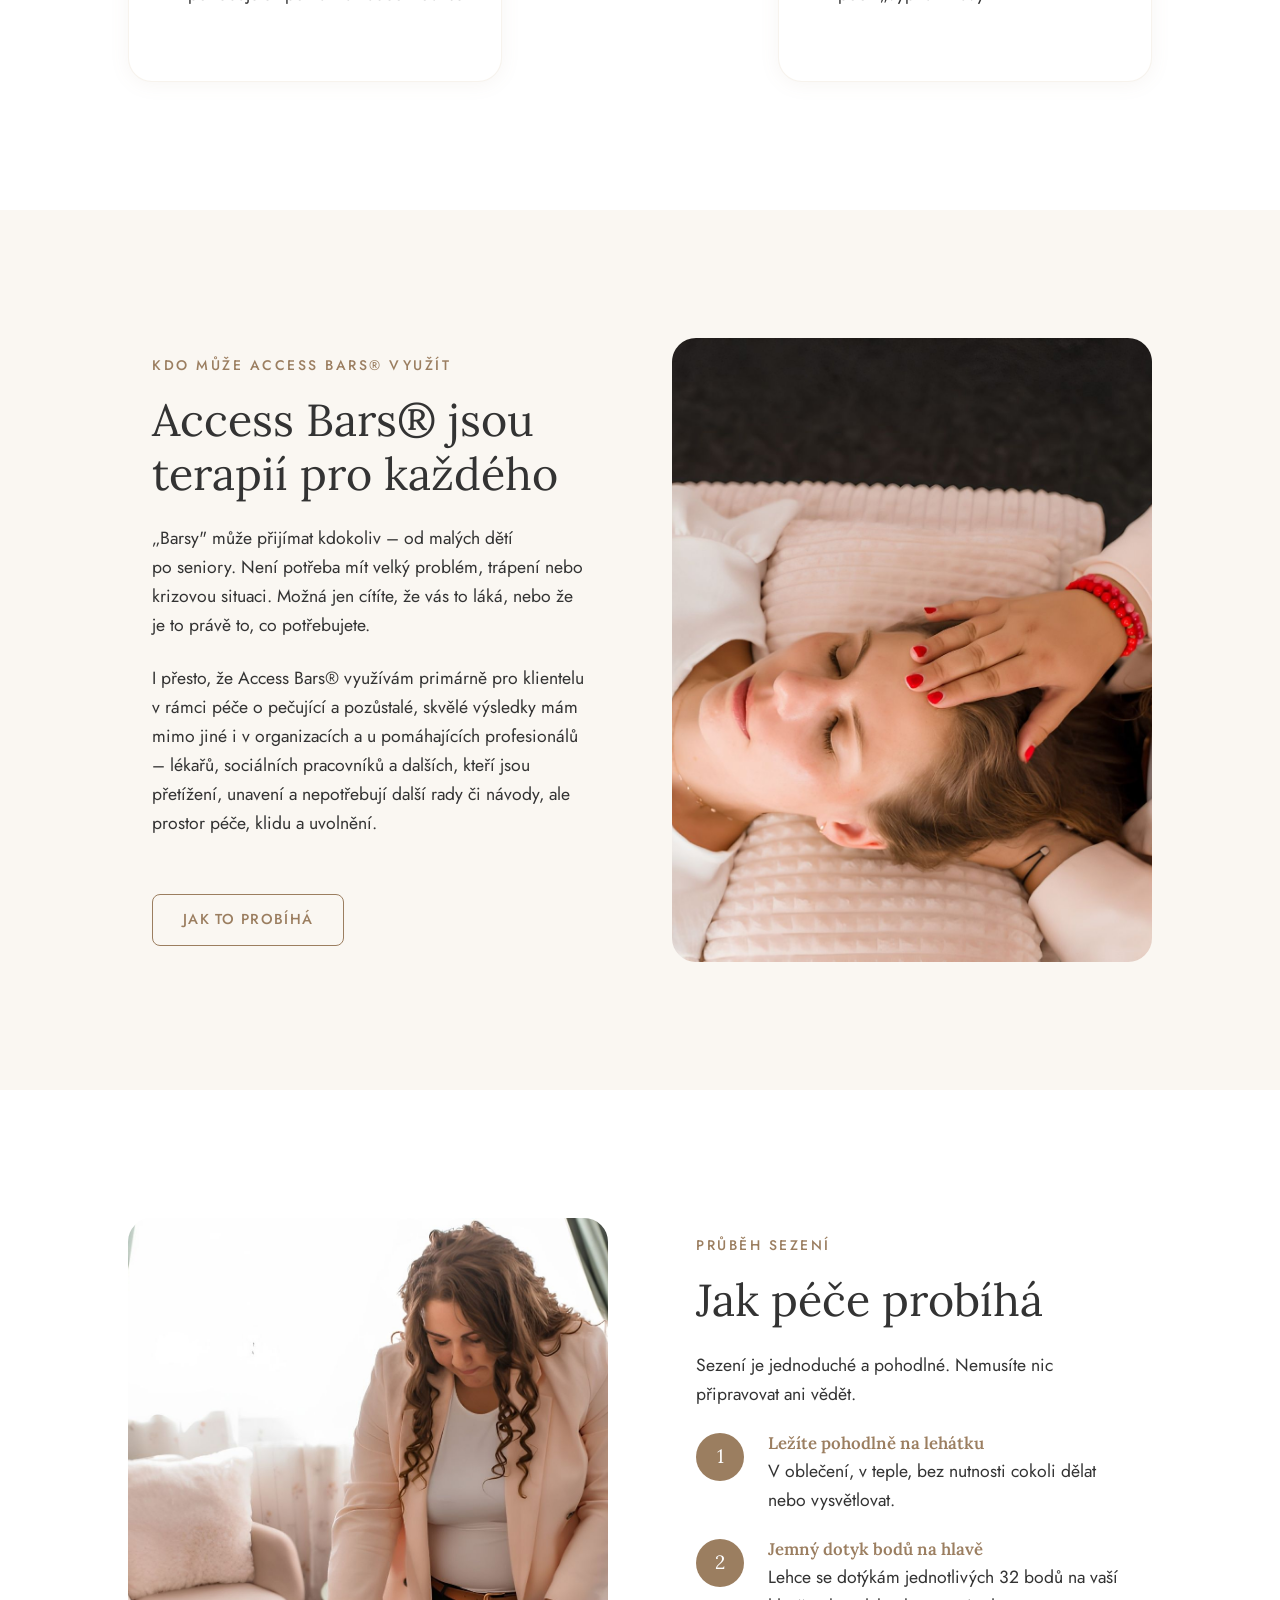
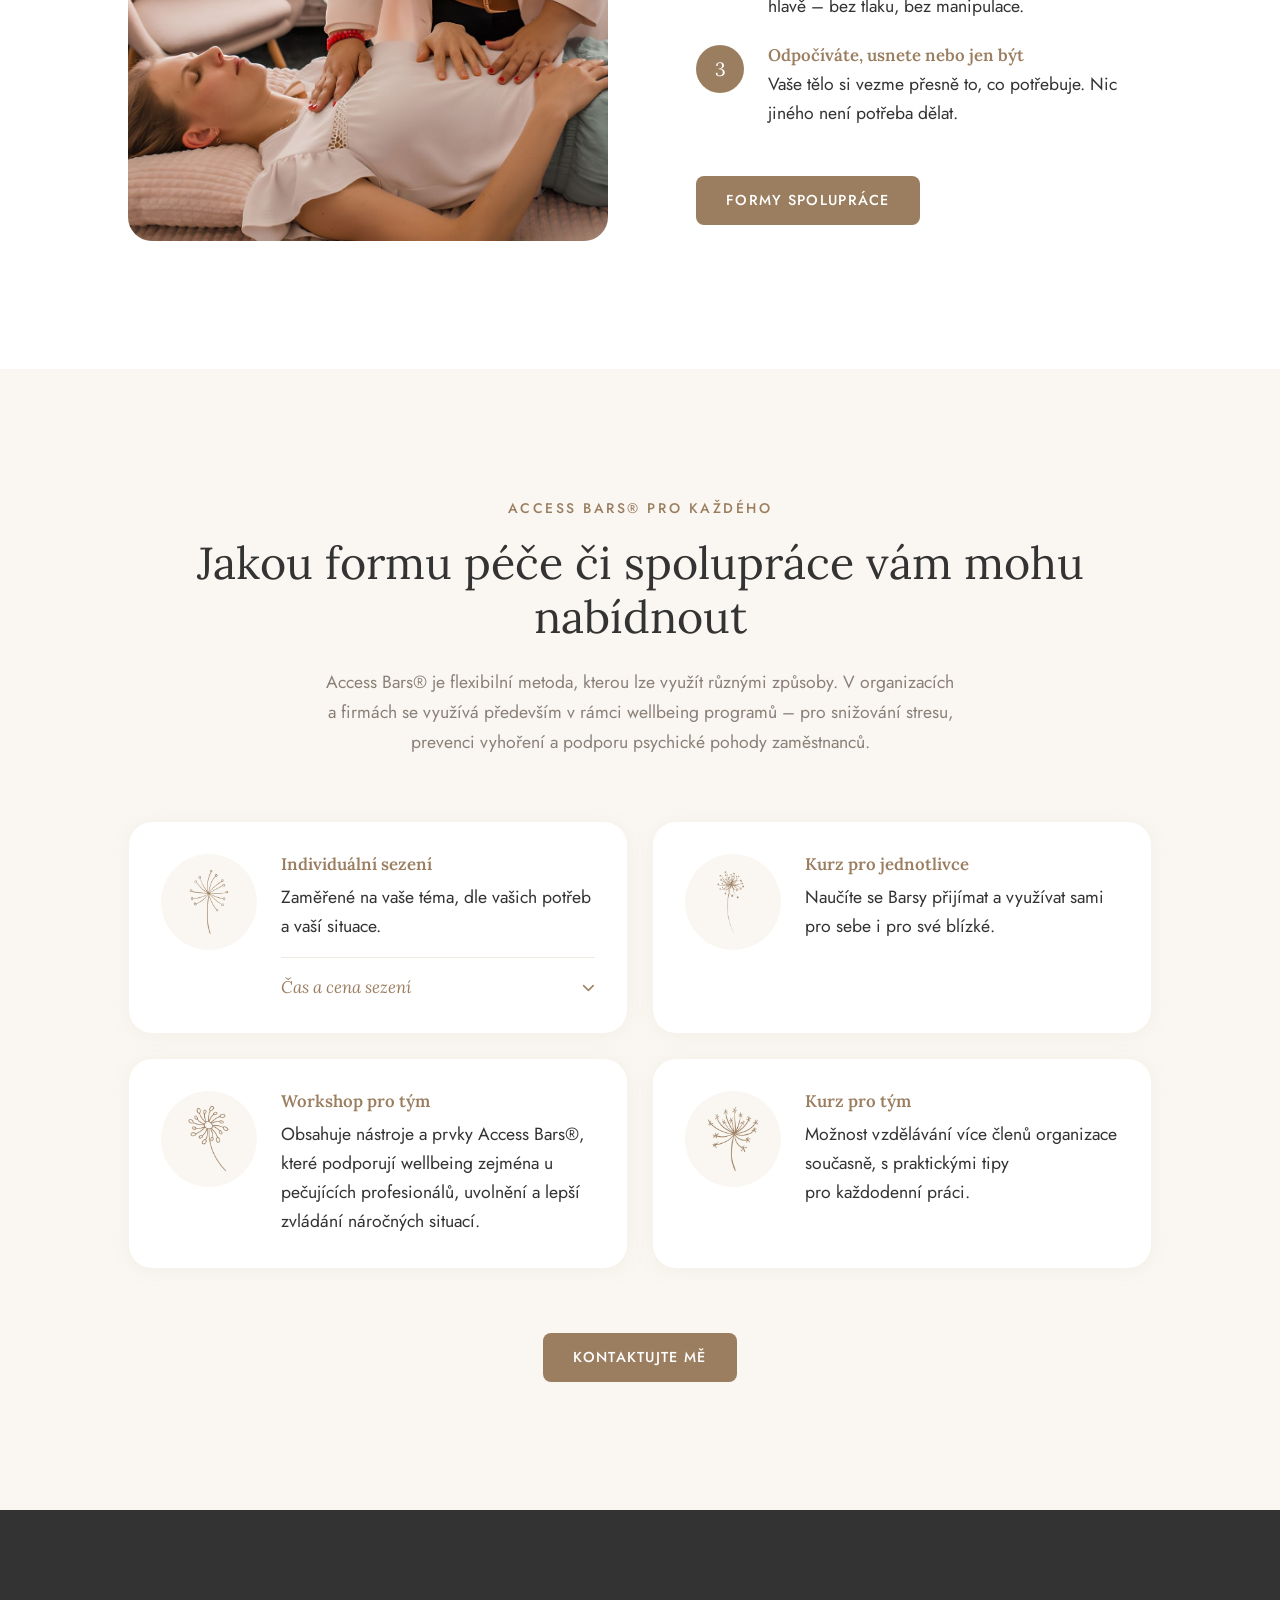
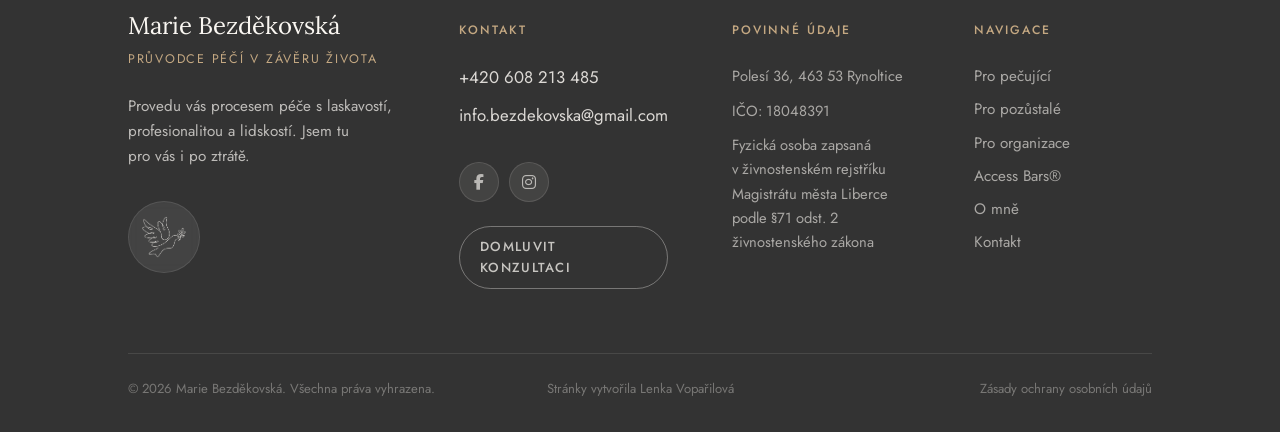
<file: access-bars.html>
﻿<!DOCTYPE html>
<html lang="cs">

<head>
    <meta charset="UTF-8">
    <meta name="viewport" content="width=device-width, initial-scale=1.0">
    <meta name="robots" content="index, follow">

    <!-- SEO -->
    <title>Access Bars® | Marie Bezděkovská – Průvodce péčí v závěru života</title>
    <meta name="description"
        content="Access Bars® – jemná terapie pracující s 32 body na hlavě. Přináší hluboké uvolnění, klid mysli a lehkost. Individuální sezení i workshopy pro týmy.">
    <link rel="canonical" href="https://mariebezdekovska.cz/access-bars.html">

    <!-- Open Graph -->
    <meta property="og:title" content="Access Bars® | Marie Bezděkovská">
    <meta property="og:description"
        content="Access Bars® – jemná terapie přinášející hluboké uvolnění, klid mysli a lehkost. Vhodná pro pečující, pozůstalé i každého, kdo potřebuje zpomalit.">
    <meta property="og:image" content="https://mariebezdekovska.cz/Obrazky/marie_hero.jpg">
    <meta property="og:image:width" content="1365">
    <meta property="og:image:height" content="1365">
    <meta property="og:image:type" content="image/jpeg">
    <meta property="og:url" content="https://mariebezdekovska.cz/access-bars.html">
    <meta property="og:type" content="website">
    <meta property="og:locale" content="cs_CZ">
    <meta property="og:site_name" content="Marie Bezděkovská">

    <!-- Favicon -->
    <link rel="icon" type="image/svg+xml" href="favicon.svg">

    <!-- Fonts -->
    <link rel="preconnect" href="https://fonts.googleapis.com">
    <link rel="preconnect" href="https://fonts.gstatic.com" crossorigin>
    <link
        href="https://fonts.googleapis.com/css2?family=Lora:ital,wght@0,400;0,500;0,600;1,400;1,500&family=Jost:wght@300;400;500&display=swap"
        rel="stylesheet">

    <!-- Font Awesome -->
    <link rel="stylesheet" href="https://cdnjs.cloudflare.com/ajax/libs/font-awesome/6.5.1/css/all.min.css">

    <!-- Structured Data -->
    <script type="application/ld+json">
    {
      "@context": "https://schema.org",
      "@type": "Service",
      "name": "Access Bars® – terapie",
      "provider": {
        "@type": "LocalBusiness",
        "name": "Marie Bezděkovská – Průvodce péčí v závěru života",
        "url": "https://mariebezdekovska.cz",
        "telephone": "+420608213485",
        "email": "info.bezdekovska@gmail.com"
      },
      "description": "Access Bars® – jemná terapeutická metoda pracující s 32 body na hlavě. Přináší hluboké uvolnění, klid mysli a lehkost. Individuální sezení i workshopy pro týmy.",
      "url": "https://mariebezdekovska.cz/access-bars.html"
    }
    </script>

    <style>
        :root {
            --bg: #FAF7F2;
            --bg-alt: #EDE0CC;
            --sand: #D9C4A8;
            --gold: #C4A882;
            --cta: #9B7E60;
            --cta-hover: #7A6248;
            --text: #333333;
            --text-muted: #8A8078;
            --white: #FFFFFF;
            --font-h: 'Lora', Georgia, serif;
            --font-b: 'Jost', system-ui, sans-serif;
            --r-sm: 8px;
            --r-md: 16px;
            --r-lg: 24px;
            --shadow: 0 2px 20px rgba(155, 126, 96, 0.08);
            --shadow-hover: 0 8px 36px rgba(155, 126, 96, 0.15);
            --s1: 8px;
            --s2: 16px;
            --s3: 24px;
            --s4: 32px;
            --s5: 48px;
            --s6: 64px;
            --s7: 96px;
            --s8: 128px;
        }

        *,
        *::before,
        *::after {
            box-sizing: border-box;
            margin: 0;
            padding: 0;
        }

        html {
            scroll-behavior: smooth;
            font-size: 16px;
            scroll-padding-top: 80px;
        }

        body {
            font-family: var(--font-b);
            color: var(--text);
            background: var(--bg);
            line-height: 1.65;
            -webkit-font-smoothing: antialiased;
        }

        img {
            max-width: 100%;
            display: block;
        }

        a {
            color: inherit;
            text-decoration: none;
        }

        ul {
            list-style: none;
        }

        h1,
        h2,
        h3,
        h4,
        h5,
        h6 {
            font-family: var(--font-h);
            font-weight: 400;
            line-height: 1.2;
            color: var(--text);
        }

        h1 {
            font-size: clamp(2.6rem, 5.5vw, 4.6rem);
        }

        h2 {
            font-size: clamp(2rem, 3.5vw, 3rem);
        }

        h3 {
            font-size: clamp(1.25rem, 2vw, 1.7rem);
        }

        h4 {
            font-size: clamp(1.05rem, 1.5vw, 1.25rem);
        }

        p {
            font-size: 1.1rem;
            line-height: 1.65;
        }

        .container {
            width: 100%;
            padding-inline: var(--s8);
        }

        .section {
            padding: var(--s8) 0;
        }

        .section--white {
            background: var(--white);
        }

        .section--bg {
            background: var(--bg);
        }

        .eyebrow {
            display: block;
            font-family: var(--font-b);
            font-size: 0.87rem;
            font-weight: 500;
            letter-spacing: 0.18em;
            text-transform: uppercase;
            color: var(--cta);
            margin-bottom: var(--s2);
        }

        .divider {
            width: 44px;
            height: 1px;
            background: var(--gold);
            margin: var(--s3) auto;
        }

        .divider--left {
            margin-left: 0;
        }

        .btn {
            display: inline-flex;
            align-items: center;
            gap: var(--s1);
            padding: 13px 30px;
            border-radius: var(--r-sm);
            font-family: var(--font-b);
            font-size: 0.9rem;
            font-weight: 500;
            letter-spacing: 0.09em;
            text-transform: uppercase;
            cursor: pointer;
            border: none;
            transition: background 0.3s, color 0.3s, transform 0.25s, box-shadow 0.3s;
        }

        .btn--primary {
            background: var(--cta);
            color: var(--white);
        }

        .btn--primary:hover {
            background: var(--cta-hover);
            transform: translateY(-2px);
            box-shadow: 0 6px 20px rgba(155, 126, 96, 0.28);
        }

        .btn--outline {
            background: transparent;
            color: var(--cta);
            border: 1.5px solid var(--cta);
        }

        .btn--outline:hover {
            background: var(--cta);
            color: var(--white);
            transform: translateY(-2px);
        }

        .nav {
            position: fixed;
            inset: 0 0 auto;
            z-index: 200;
            background: var(--white);
            border-bottom: 1px solid rgba(196, 168, 130, 0.18);
            transition: box-shadow 0.3s;
        }

        .nav.scrolled {
            box-shadow: 0 2px 24px rgba(155, 126, 96, 0.12);
        }

        .nav__inner {
            width: 100%;
            padding-inline: var(--s8);
            height: 72px;
            display: flex;
            align-items: center;
            justify-content: space-between;
        }

        .nav__logo {
            font-family: var(--font-h);
            font-size: 1.2rem;
            font-weight: 400;
            letter-spacing: 0.02em;
            line-height: 1.2;
        }

        .nav__logo small {
            display: block;
            font-family: var(--font-b);
            font-size: 0.62rem;
            letter-spacing: 0.14em;
            text-transform: uppercase;
            color: var(--cta);
            font-weight: 400;
        }

        .nav__links {
            display: flex;
            align-items: center;
            gap: var(--s4);
        }

        .nav__item {
            position: relative;
        }

        .nav__link {
            font-size: 0.88rem;
            font-weight: 500;
            letter-spacing: 0.1em;
            text-transform: uppercase;
            color: var(--text);
            padding-bottom: 3px;
            position: relative;
            transition: color 0.22s;
        }

        .nav__link::after {
            content: '';
            position: absolute;
            bottom: -2px;
            left: 0;
            width: 0;
            height: 1px;
            background: var(--cta);
            transition: width 0.3s;
        }

        .nav__link:hover {
            color: var(--cta);
        }

        .nav__link:hover::after {
            width: 100%;
        }

        .nav__link--btn {
            border: 1.5px solid var(--cta);
            border-radius: 50px;
            padding: 6px 18px;
            color: var(--cta);
            transition: background 0.22s, color 0.22s;
        }

        .nav__link--btn::after {
            display: none;
        }

        .nav__link--btn:hover {
            background: var(--cta);
            color: var(--white);
        }

        .nav__link--cta {
            border: 1.5px solid var(--cta);
            border-radius: 50px;
            padding: 6px 18px;
            color: var(--cta);
            transition: background 0.22s, color 0.22s;
        }

        .nav__link--cta::after {
            display: none;
        }

        .nav__link--cta:hover {
            background: var(--cta);
            color: var(--white);
        }

        .nav__dropdown {
            position: absolute;
            top: calc(100% + 14px);
            left: 50%;
            transform: translateX(-50%);
            background: var(--white);
            border: 1px solid rgba(196, 168, 130, 0.18);
            border-radius: var(--r-md);
            padding: var(--s1) 0;
            min-width: 195px;
            box-shadow: var(--shadow);
            opacity: 0;
            visibility: hidden;
            pointer-events: none;
            transition: opacity 0.22s, visibility 0.22s, top 0.22s;
        }

        .nav__item:hover .nav__dropdown,
        .nav__item:focus-within .nav__dropdown {
            opacity: 1;
            visibility: visible;
            pointer-events: auto;
            top: calc(100% + 8px);
        }

        /* Invisible bridge that fills the gap so hover isn't lost when moving mouse to dropdown */
        .nav__item:hover::before {
            content: '';
            position: absolute;
            top: 100%;
            left: -10px;
            right: -10px;
            height: 12px;
        }

        .nav__drop-link {
            display: block;
            padding: 9px 20px;
            font-size: 0.9rem;
            font-weight: 500;
            letter-spacing: 0.05em;
            color: var(--text);
            transition: background 0.18s, color 0.18s;
        }

        .nav__drop-link:hover {
            background: var(--bg-alt);
            color: var(--cta);
        }

        .nav__burger {
            display: none;
            flex-direction: column;
            gap: 5px;
            background: none;
            border: none;
            cursor: pointer;
            padding: 4px;
        }

        .nav__burger span {
            display: block;
            width: 24px;
            height: 1.5px;
            background: var(--text);
            transition: transform 0.3s, opacity 0.3s;
        }

        .nav__burger.open span:nth-child(1) {
            transform: translateY(6.5px) rotate(45deg);
        }

        .nav__burger.open span:nth-child(2) {
            opacity: 0;
        }

        .nav__burger.open span:nth-child(3) {
            transform: translateY(-6.5px) rotate(-45deg);
        }

        .nav__mobile {
            display: none;
            flex-direction: column;
            background: var(--white);
            border-top: 1px solid var(--sand);
            max-height: 0;
            overflow: hidden;
            transition: max-height 0.4s ease;
        }

        .nav__mobile.open {
            max-height: 600px;
        }

        .nav__mob-link {
            display: block;
            padding: 11px 24px;
            font-size: 0.94rem;
            font-weight: 500;
            letter-spacing: 0.07em;
            text-transform: uppercase;
            color: var(--text);
            border-bottom: 1px solid rgba(196, 168, 130, 0.14);
            transition: color 0.18s;
        }

        .nav__mob-link--sub {
            padding-left: 40px;
            font-size: 0.84rem;
            font-weight: 500;
            text-transform: none;
            letter-spacing: 0.03em;
            color: var(--text-muted);
        }

        .nav__mob-link--btn {
            align-self: flex-start;
            margin: 12px 24px;
            padding: 10px 20px;
            border: 1.5px solid var(--cta);
            border-radius: 50px;
            color: var(--cta);
            text-align: center;
            letter-spacing: 0.1em;
        }

        .nav__mob-link:hover {
            color: var(--cta);
        }

        .nav__mob-link--cta {
            align-self: flex-start;
            margin: 12px 24px;
            padding: 10px 20px;
            border: 1.5px solid var(--cta);
            border-radius: 50px;
            color: var(--cta);
            text-align: center;
            letter-spacing: 0.1em;
        }

        /* PAGE HERO */
        .page-hero {
            padding-top: 72px;
            min-height: 85vh;
            position: relative;
            display: flex;
            align-items: center;
            overflow: hidden;
        }

        .page-hero__bg {
            position: absolute;
            inset: 0;
            background-color: #3a3028;
            background-size: cover;
            background-position: center;
        }

        .page-hero__overlay {
            position: absolute;
            inset: 0;
            background: rgba(30, 22, 14, 0.45);
        }

        .page-hero__content {
            position: relative;
            z-index: 1;
            display: flex;
            flex-direction: column;
            align-items: flex-start;
            padding: var(--s6) var(--s8);
        }

        .page-hero__content .eyebrow {
            color: rgba(255, 255, 255, 0.75);
        }

        .page-hero__title {
            margin-bottom: var(--s3);
            color: var(--white);
            white-space: nowrap;
        }

        .page-hero__content .divider--left {
            background: rgba(255, 255, 255, 0.45);
        }

        .page-hero__lead {
            font-size: 1.2rem;
            line-height: 1.75;
            color: rgba(255, 255, 255, 0.88);
            max-width: 480px;
            margin-bottom: var(--s5);
        }

        .page-hero__img-wrap {
            display: none;
        }

        .btn--glass {
            background: rgba(255, 255, 255, 0.15);
            backdrop-filter: blur(4px);
            -webkit-backdrop-filter: blur(4px);
            border: 1.5px solid rgba(255, 255, 255, 0.45);
            color: #fff;
            letter-spacing: 0.1em;
        }

        .btn--glass:hover {
            background: rgba(255, 255, 255, 0.28);
            border-color: rgba(255, 255, 255, 0.7);
            color: #fff;
        }

        .photo-placeholder {
            width: 100%;
            aspect-ratio: 4/3;
            background: linear-gradient(135deg, #e8ddd0, #c8b89a);
            border-radius: var(--r-lg);
            display: flex;
            flex-direction: column;
            align-items: center;
            justify-content: center;
            gap: 12px;
        }

        .photo-placeholder i {
            font-size: 3rem;
            color: rgba(155, 126, 96, 0.4);
        }

        .photo-placeholder span {
            font-size: 0.8rem;
            color: rgba(155, 126, 96, 0.5);
            font-family: var(--font-b);
            letter-spacing: 0.1em;
            text-transform: uppercase;
        }

        .section-header {
            text-align: center;
            margin-bottom: var(--s6);
        }

        .section-header h2 {
            margin-bottom: var(--s3);
        }

        .intro {
            padding: var(--s8) 0;
        }

        .intro__inner {
            max-width: 820px;
            margin-inline: auto;
            text-align: center;
        }

        .intro__title {
            margin-bottom: var(--s3);
            font-style: italic;
        }

        .intro__text {
            margin-bottom: var(--s3);
            font-size: 1.1rem;
            line-height: 1.75;
        }

        .split {
            padding: var(--s8) 0;
        }

        .split__grid {
            display: grid;
            grid-template-columns: 1fr 1fr;
            gap: var(--s6);
            align-items: center;
        }

        .split__grid--flip {
            direction: rtl;
        }

        .split__grid--flip>* {
            direction: ltr;
        }

        .split__img-wrap {
            border-radius: var(--r-lg);
            overflow: hidden;
        }

        .split__img {
            width: 100%;
            height: 100%;
            object-fit: cover;
            transition: transform 0.55s ease;
        }

        .split__img-wrap:hover .split__img {
            transform: scale(1.04);
        }

        .split__body {
            padding: var(--s2) var(--s3);
        }

        .split__body h2 {
            margin-bottom: var(--s3);
        }

        .split__text {
            margin-bottom: var(--s3);
            color: var(--text);
        }

        .dot-list {
            margin-bottom: var(--s4);
        }

        .dot-list li {
            display: flex;
            align-items: baseline;
            gap: var(--s2);
            padding: 8px 0;
            font-size: 1.1rem;
            line-height: 1.65;
        }

        .dot-list li i {
            color: var(--gold);
            flex-shrink: 0;
            font-size: 0.7rem;
            position: relative;
            top: -2px;
        }

        .kdy-grid {
            display: grid;
            grid-template-columns: 1fr auto 1fr;
            gap: var(--s5);
            align-items: stretch;
        }

        .kdy-col {
            background: var(--white);
            border-radius: var(--r-lg);
            padding: var(--s4);
            border: 1px solid rgba(196, 168, 130, 0.14);
            box-shadow: var(--shadow);
            transition: transform 0.3s, box-shadow 0.3s;
        }

        .kdy-col:hover {
            box-shadow: var(--shadow-hover);
        }

        .kdy-col:first-child {
            margin-left: auto;
        }

        .kdy-col:last-child {
            margin-right: auto;
        }

        .kdy-col__title {
            font-family: var(--font-h);
            font-size: 1.2rem;
            font-weight: 600;
            color: #9B7E60;
            margin-bottom: var(--s3);
        }

        .kdy-arrow {
            display: flex;
            align-items: center;
            justify-content: center;
            padding-bottom: 30%;
        }

        .kdy-arrow img {
            width: 180px;
            height: auto;
            opacity: 0.85;
        }

        @media (max-width: 768px) {
            .kdy-grid {
                grid-template-columns: 1fr;
            }

            .kdy-col:first-child {
                margin-left: 0;
            }

            .kdy-arrow {
                order: -1;
                padding-top: 0;
            }

            .kdy-arrow img {
                width: 100px;
            }
        }

        .pull-quote {
            font-family: var(--font-h);
            font-style: italic;
            font-size: 1.15rem;
            color: var(--cta);
            line-height: 1.7;
            margin-block: var(--s4);
        }

        /* BENEFIT CARDS */
        .benefit-grid {
            display: grid;
            grid-template-columns: repeat(3, 1fr);
            gap: var(--s3);
        }

        .benefit-card {
            background: var(--white);
            border-radius: var(--r-lg);
            padding: var(--s4);
            border: 1px solid rgba(196, 168, 130, 0.14);
            box-shadow: var(--shadow);
            text-align: center;
            transition: box-shadow 0.3s;
        }

        .benefit-card:hover {
            box-shadow: var(--shadow-hover);
        }

        .benefit-card__icon {
            width: 72px;
            height: 72px;
            border-radius: 50%;
            background: var(--bg);
            display: flex;
            align-items: center;
            justify-content: center;
            margin: 0 auto var(--s3);
            color: var(--cta);
            font-size: 1.6rem;
        }

        .benefit-card__title {
            font-family: var(--font-h);
            font-size: 1.05rem;
            font-weight: 600;
            color: var(--cta);
            margin-bottom: var(--s2);
        }

        .benefit-card__text {
            font-size: 1.1rem;
            line-height: 1.65;
            color: var(--text);
        }

        /* SEZENÍ STEPS */
        .steps {
            display: flex;
            flex-direction: column;
            gap: var(--s3);
        }

        .step {
            display: flex;
            align-items: flex-start;
            gap: var(--s3);
        }

        .step__num {
            width: 48px;
            height: 48px;
            border-radius: 50%;
            background: var(--cta);
            color: var(--white);
            display: flex;
            align-items: center;
            justify-content: center;
            font-family: var(--font-h);
            font-size: 1.2rem;
            flex-shrink: 0;
        }

        .step__text h4 {
            font-family: var(--font-h);
            font-size: 1.05rem;
            font-weight: 600;
            color: var(--cta);
            margin-bottom: 4px;
        }

        .step__text p {
            font-size: 1.1rem;
            line-height: 1.65;
        }

        /* FORMA CARDS */
        .forma-grid {
            display: grid;
            grid-template-columns: repeat(2, 1fr);
            gap: var(--s3);
        }

        /* CENA – rozbalovací pole */
        .price-details {
            margin-top: var(--s2);
            border-top: 1px solid rgba(196, 168, 130, 0.25);
            padding-top: var(--s2);
        }

        .price-details__toggle {
            display: flex;
            align-items: center;
            justify-content: space-between;
            cursor: pointer;
            font-family: var(--font-h);
            font-style: italic;
            font-size: 1.05rem;
            color: var(--cta);
            list-style: none;
            user-select: none;
            gap: var(--s1);
        }

        .price-details__toggle::-webkit-details-marker {
            display: none;
        }

        .price-details__toggle::after {
            content: '\f078';
            font-family: 'Font Awesome 6 Free';
            font-weight: 900;
            font-style: normal;
            font-size: 0.8rem;
            transition: transform 0.25s;
            flex-shrink: 0;
        }

        details[open] .price-details__toggle::after {
            transform: rotate(180deg);
        }

        .price-details__content {
            margin-top: var(--s2);
        }

        .price-details__content .dot-list li {
            padding: 4px 0;
        }

        .forma-card {
            background: var(--white);
            border-radius: var(--r-lg);
            padding: var(--s4);
            border: 1px solid rgba(196, 168, 130, 0.14);
            box-shadow: var(--shadow);
            display: flex;
            align-items: flex-start;
            gap: var(--s3);
            transition: box-shadow 0.3s;
        }

        .forma-card:hover {
            box-shadow: var(--shadow-hover);
        }

        .forma-card__icon {
            width: 96px;
            height: 96px;
            border-radius: 50%;
            background: var(--bg);
            display: flex;
            align-items: center;
            justify-content: center;
            flex-shrink: 0;
            padding: 8px;
        }

        .forma-card__icon img {
            width: 100%;
            height: 100%;
            object-fit: contain;
        }

        .forma-card__title {
            font-family: var(--font-h);
            font-size: 1.05rem;
            font-weight: 600;
            color: var(--cta);
            margin-bottom: var(--s1);
        }

        .forma-card__text {
            font-size: 1.1rem;
            line-height: 1.65;
            color: var(--text);
        }

        .highlight-box {
            background: rgba(255, 255, 255, 0.55);
            backdrop-filter: blur(8px);
            border: 1px solid rgba(196, 168, 130, 0.2);
            border-radius: var(--r-md);
            padding: var(--s4) var(--s5);
            margin-block: var(--s4);
        }

        .highlight-box p {
            font-family: var(--font-h);
            font-style: italic;
            font-size: 1.1rem;
            line-height: 1.7;
        }

        /* CONTACT */
        .contact {
            padding: var(--s8) 0;
        }

        .contact__grid {
            display: grid;
            grid-template-columns: 1fr 1fr;
            gap: var(--s7);
            align-items: start;
        }

        .contact__left {
            display: flex;
            flex-direction: column;
            gap: var(--s6);
        }

        .contact__top-row {
            display: flex;
            flex-direction: row;
            align-items: flex-start;
            gap: var(--s6);
        }

        .contact__photo-wrap {
            width: 230px;
            height: 230px;
            border-radius: 50%;
            overflow: hidden;
            flex-shrink: 0;
        }

        .contact__photo-wrap img {
            width: 100%;
            height: 100%;
            object-fit: cover;
            object-position: top;
            display: block;
        }

        .contact__right {
            display: flex;
            flex-direction: column;
            flex: 1;
        }

        .contact__info {
            display: flex;
            flex-direction: column;
            justify-content: flex-start;
        }

        .contact__detail {
            display: flex;
            align-items: center;
            gap: 12px;
            margin-bottom: var(--s3);
        }

        .contact__detail i {
            color: var(--cta);
            width: 16px;
            flex-shrink: 0;
        }

        .contact__detail p {
            font-size: 1.1rem;
        }

        .contact__detail a {
            color: var(--cta);
            text-decoration: underline;
            text-decoration-color: transparent;
            transition: text-decoration-color 0.2s;
        }

        .contact__detail a:hover {
            text-decoration-color: var(--cta);
        }

        .contact__socials {
            display: flex;
            gap: var(--s2);
            margin-top: var(--s4);
        }

        .social-btn {
            width: 40px;
            height: 40px;
            border-radius: 50%;
            background: var(--bg-alt);
            border: 1px solid var(--sand);
            display: flex;
            align-items: center;
            justify-content: center;
            color: var(--cta);
            transition: background 0.3s, color 0.3s, transform 0.25s;
        }

        .social-btn:hover {
            background: var(--cta);
            color: var(--white);
            transform: translateY(-2px);
        }

        .contact__note {
            padding: var(--s4);
            background: rgba(255, 255, 255, 0.55);
            backdrop-filter: blur(8px);
            border: 1px solid rgba(196, 168, 130, 0.2);
            border-radius: var(--r-md);
            font-family: var(--font-h);
            font-style: italic;
            font-size: 1.1rem;
            line-height: 1.7;
            color: #333333;
            width: 100%;
            transition: box-shadow 0.3s;
        }

        .contact__note:hover {
            box-shadow: var(--shadow-hover);
        }

        .cform {
            background: var(--white);
            border-radius: var(--r-lg);
            padding: var(--s5);
            box-shadow: var(--shadow);
            border: 1px solid rgba(196, 168, 130, 0.12);
        }

        .cform__group {
            margin-bottom: var(--s3);
        }

        .cform__label {
            display: block;
            font-size: 0.75rem;
            font-weight: 500;
            letter-spacing: 0.1em;
            text-transform: uppercase;
            color: var(--text-muted);
            margin-bottom: 6px;
        }

        .cform__input,
        .cform__textarea {
            width: 100%;
            padding: 12px 16px;
            border: 1.5px solid var(--sand);
            border-radius: var(--r-sm);
            font-family: var(--font-b);
            font-size: 1.05rem;
            color: var(--text);
            background: var(--bg);
            outline: none;
            transition: border-color 0.22s, box-shadow 0.22s;
        }

        .cform__input:focus,
        .cform__textarea:focus {
            border-color: var(--cta);
            box-shadow: 0 0 0 3px rgba(155, 126, 96, 0.1);
        }

        .cform__textarea {
            min-height: 120px;
            resize: vertical;
        }

        .hp-field {
            position: absolute;
            left: -9999px;
            visibility: hidden;
            pointer-events: none;
        }

        .cform__notice {
            font-size: 0.72rem;
            color: var(--text-muted);
            margin-top: var(--s2);
        }

        /* FOOTER */
        .footer {
            background: var(--text);
            color: rgba(250, 247, 242, 0.7);
            padding: var(--s7) 0 var(--s4);
        }

        .footer__inner {
            display: grid;
            grid-template-columns: 1.5fr 1fr 1fr 1fr;
            gap: var(--s6);
            margin-bottom: var(--s6);
            align-items: first baseline;
        }

        .footer__name {
            font-family: var(--font-h);
            font-size: 1.5rem;
            color: var(--bg);
            margin-bottom: 3px;
        }

        .footer__tagline {
            font-size: 0.78rem;
            letter-spacing: 0.14em;
            text-transform: uppercase;
            color: var(--gold);
            margin-bottom: var(--s3);
        }

        .footer__blurb {
            font-size: 0.95rem;
            line-height: 1.65;
            max-width: 280px;
        }

        .footer__socials {
            display: flex;
            gap: 10px;
            margin-top: var(--s4);
        }

        .footer__cta-btn {
            display: inline-block;
            margin-top: var(--s3);
            padding: 9px 20px;
            border: 1.5px solid rgba(250, 247, 242, 0.35);
            border-radius: 50px;
            font-size: 0.82rem;
            font-weight: 500;
            letter-spacing: 0.1em;
            text-transform: uppercase;
            color: rgba(250, 247, 242, 0.75);
            transition: background 0.22s, border-color 0.22s, color 0.22s;
        }

        .footer__cta-btn:hover {
            background: var(--cta);
            border-color: var(--cta);
            color: var(--white);
        }

        .footer__head {
            font-size: 0.76rem;
            font-weight: 500;
            letter-spacing: 0.16em;
            text-transform: uppercase;
            color: var(--gold);
            margin-bottom: var(--s3);
        }

        .footer__link {
            display: block;
            font-size: 0.95rem;
            color: rgba(250, 247, 242, 0.6);
            padding-bottom: 8px;
            transition: color 0.2s;
        }

        .footer__link:hover {
            color: var(--bg);
        }

        .footer__ci {
            display: flex;
            align-items: baseline;
            gap: 10px;
            margin-bottom: 10px;
        }

        .footer__ci i {
            color: var(--gold);
            font-size: 0.8rem;
            flex-shrink: 0;
            width: 1.1em;
            text-align: center;
        }

        .footer__ci a,
        .footer__ci span {
            font-size: 0.92rem;
            color: rgba(250, 247, 242, 0.6);
            transition: color 0.2s;
        }

        .footer__ci a:hover {
            color: var(--bg);
        }

        .footer__ci--highlight a {
            font-size: 1.05rem;
            color: rgba(250, 247, 242, 0.85);
        }

        .footer__ci--highlight a:hover {
            color: var(--bg);
        }

        .footer__icon {
            width: 72px;
            height: 72px;
            border-radius: 50%;
            background: rgba(255, 255, 255, 0.08);
            backdrop-filter: blur(4px);
            border: 1px solid rgba(255, 255, 255, 0.1);
            display: flex;
            align-items: center;
            justify-content: center;
            margin-top: var(--s4);
            padding: 8px;
        }

        .footer__icon img {
            width: 100%;
            height: 100%;
            object-fit: contain;
        }

        .footer__bottom {
            border-top: 1px solid rgba(250, 247, 242, 0.1);
            padding-top: var(--s3);
            display: flex;
            justify-content: space-between;
            align-items: center;
            flex-wrap: wrap;
            gap: var(--s2);
        }

        .footer__bottom p {
            font-size: 0.82rem;
            color: rgba(250, 247, 242, 0.35);
        }

        .footer__copy {
            flex: 1;
        }

        .footer__credit {
            flex: 1;
            text-align: center;
        }

        .footer__credit a {
            color: rgba(250, 247, 242, 0.35);
            text-decoration: underline;
            text-decoration-color: transparent;
            transition: color 0.2s, text-decoration-color 0.2s;
        }

        .footer__credit a:hover {
            color: rgba(250, 247, 242, 0.7);
        }

        .footer__legal {
            flex: 1;
            text-align: right;
        }

        .footer__legal a {
            color: rgba(250, 247, 242, 0.35);
            text-decoration: underline;
            text-decoration-color: transparent;
            transition: color 0.2s, text-decoration-color 0.2s;
        }

        .footer__legal a:hover {
            color: rgba(250, 247, 242, 0.7);
            text-decoration-color: rgba(250, 247, 242, 0.4);
        }

        .social-btn--dark {
            background: rgba(250, 247, 242, 0.08);
            border-color: rgba(250, 247, 242, 0.12);
            color: rgba(250, 247, 242, 0.65);
        }

        .social-btn--dark:hover {
            background: var(--cta);
            color: var(--white);
        }

        .reveal {
            opacity: 0;
            transform: translateY(30px);
            transition: opacity 0.7s ease, transform 0.7s ease;
        }

        .reveal.visible {
            opacity: 1;
            transform: translateY(0);
        }

        .rv-d1 {
            transition-delay: 0.1s;
        }

        .rv-d2 {
            transition-delay: 0.2s;
        }

        .rv-d3 {
            transition-delay: 0.3s;
        }

        .rv-d4 {
            transition-delay: 0.4s;
        }

        @media (max-width: 1024px) {
            .container {
                padding-inline: var(--s5);
            }

            .nav__inner {
                padding-inline: var(--s5);
            }

            .benefit-grid {
                grid-template-columns: 1fr 1fr;
            }

            .footer__inner {
                grid-template-columns: 1fr 1fr;
            }
        }

        @media (max-width: 768px) {
            :root {
                --s8: 80px;
                --s7: 60px;
            }

            .container {
                padding-inline: 20px;
            }

            .nav__inner {
                padding-inline: 20px;
            }

            .nav__links {
                display: none;
            }

            .nav__burger {
                display: flex;
            }

            .nav__mobile {
                display: flex;
            }

            .page-hero {
                min-height: 78vh;
            }

            .page-hero__bg {
                background-position: 55% top !important;
            }

            .page-hero__content {
                padding: var(--s4) 20px;
                align-items: center;
                text-align: center;
            }

            .page-hero__content .divider--left {
                margin-left: auto;
            }

            .page-hero__title {
                white-space: normal;
            }

            .split__grid,
            .split__grid--flip {
                grid-template-columns: 1fr;
                direction: ltr;
            }

            .benefit-grid {
                grid-template-columns: 1fr;
            }

            .forma-grid {
                grid-template-columns: 1fr;
            }

            .contact__grid {
                grid-template-columns: 1fr;
                gap: var(--s5);
            }

            .contact__top-row {
                flex-direction: column;
                align-items: center;
                gap: var(--s4);
            }

            .contact__photo-wrap {
                width: 160px;
                height: 160px;
            }

            .contact__right {
                align-items: center;
                text-align: center;
            }

            .contact__detail {
                justify-content: center;
            }

            .contact__detail p,
            .contact__detail a {
                word-break: break-word;
                overflow-wrap: break-word;
            }

            .contact__socials {
                justify-content: center;
            }

            .footer .container {
                padding-inline: var(--s4);
            }

            .footer__inner {
                grid-template-columns: 1fr;
                gap: var(--s5);
            }

            .footer__bottom {
                flex-direction: column;
                text-align: center;
            }

            .footer__legal {
                text-align: center;
            }

            .kdy-arrow {
                display: none;
            }
        }

        @media (max-width: 480px) {
            .btn {
                justify-content: center;
            }

            .forma-card {
                flex-direction: column;
                align-items: flex-start;
            }
        }
    </style>
</head>

<body>

    <!-- NAVIGATION -->
    <nav class="nav" id="nav" aria-label="Hlavní navigace">
        <div class="nav__inner">
            <a href="/" class="nav__logo" aria-label="Marie Bezděkovská – zpět na úvod">
                Marie Bezděkovská
                <small>Průvodce péčí v&nbsp;závěru života</small>
            </a>
            <ul class="nav__links" role="list">
                <li class="nav__item">
                    <button class="nav__link" aria-haspopup="true"
                        style="background:none;border:none;cursor:pointer;font-family:inherit;">
                        Moje služby <i class="fa-solid fa-chevron-down" style="font-size:.55rem;margin-left:3px;"
                            aria-hidden="true"></i>
                    </button>
                    <ul class="nav__dropdown" role="list" aria-label="Podmenu Moje služby">
                        <li><a href="/pecujici" class="nav__drop-link">Pro pečující</a></li>
                        <li><a href="/pozustali" class="nav__drop-link">Pro pozůstalé</a></li>
                        <li><a href="/organizace" class="nav__drop-link">Pro organizace</a></li>
                        <li><a href="/access-bars" class="nav__drop-link">Access Bars®</a></li>
                    </ul>
                </li>
                <li class="nav__item"><a href="/o-mne" class="nav__link">O&nbsp;mně</a></li>
                <li class="nav__item"><a href="/besedy" class="nav__link">Živá setkání</a></li>
                <li class="nav__item"><a href="/kontakt" class="nav__link nav__link--btn">Kontakt</a></li>
                <li class="nav__item"><a href="https://calendly.com/info-bezdekovska" class="nav__link nav__link--cta" target="_blank" rel="noopener noreferrer">Domluvit konzultaci</a></li>
            </ul>
            <button class="nav__burger" id="burger" aria-label="Otevřít menu" aria-expanded="false"
                aria-controls="mobileNav">
                <span></span><span></span><span></span>
            </button>
        </div>
        <nav class="nav__mobile" id="mobileNav" aria-label="Mobilní navigace">
            <a href="/#sluzby" class="nav__mob-link">Moje služby</a>
            <a href="/pecujici" class="nav__mob-link nav__mob-link--sub">Pro pečující</a>
            <a href="/pozustali" class="nav__mob-link nav__mob-link--sub">Pro pozůstalé</a>
            <a href="/organizace" class="nav__mob-link nav__mob-link--sub">Pro organizace</a>
            <a href="/access-bars" class="nav__mob-link nav__mob-link--sub">Access Bars®</a>
            <a href="/o-mne" class="nav__mob-link">O&nbsp;mně</a>
            <a href="/besedy" class="nav__mob-link">Živá setkání</a>
            <a href="/kontakt" class="nav__mob-link nav__mob-link--btn">Kontakt</a>
            <a href="https://calendly.com/info-bezdekovska" class="nav__mob-link nav__mob-link--cta" target="_blank" rel="noopener noreferrer">Domluvit konzultaci</a>
        </nav>
    </nav>

    <main>

        <!-- PAGE HERO -->
        <section class="page-hero" aria-labelledby="ph-title">
            <div class="page-hero__bg"
                style="background-image: url('Obrazky/access_bars_hero_2026.jpg'); background-position: center top;"
                aria-hidden="true"></div>
            <div class="page-hero__overlay" aria-hidden="true"></div>
            <div class="page-hero__content">
                <span class="eyebrow">Moje služby</span>
                <h1 class="page-hero__title" id="ph-title">Access Bars®</h1>
                <p class="page-hero__lead">
                    Prostor pro klid a&nbsp;lehkost. Jemná terapie, která pracuje s&nbsp;myslí, tělem i&nbsp;emocemi
                    a&nbsp;přináší hluboké uvolnění – bez&nbsp;nutnosti cokoli dělat nebo vědět.
                </p>
                <a href="#co-sekce" class="btn btn--glass">
                    Více o této metodě
                </a>
            </div>
        </section>


        <!-- CO JSOU ACCESS BARS -->
        <section id="co-sekce" class="intro section--white" aria-labelledby="co-h">
            <div class="container">
                <div class="intro__inner">
                    <span class="eyebrow reveal">Co jsou Access Bars®</span>
                    <h2 class="intro__title reveal" id="co-h">
                        Prostor pro klid a&nbsp;lehkost
                    </h2>
                    <p class="intro__text reveal">
                        Access Bars® není jen další metoda. Je to terapie, která mně osobně před lety zachránila
                        život, když jsem procházela těžkými psychickými obdobími. Přinesla mi jasnost, lehkost
                        a&nbsp;uvědomění, která jsem předtím neviděla ani neslyšela.
                    </p>
                    <p class="intro__text reveal">
                        Jako klientka jsem chtěla vědět víc – a&nbsp;tak jsem prošla kurzem a&nbsp;následně jsem
                        získala i&nbsp;licenci pro&nbsp;poskytování školení Access Bars® pro&nbsp;druhé.
                    </p>
                    <p class="intro__text reveal">
                        Access Bars® pracují s&nbsp;nejrůznějšími tématy, napříč životními oblastmi, přesně tak,
                        jak to&nbsp;daný člověk momentálně potřebuje.
                        Neškatulkují, nerámečkují, netlačí.
                        Ve&nbsp;své práci potřebuji být efektivní a&nbsp;mít maximální dopad – a&nbsp;právě „Barsy"
                        jsou v&nbsp;tomto ohledu jedinečné.
                    </p>
                </div>
            </div>
        </section>


        <!-- CO PŘINÁŠÍ -->
        <section id="prinaset-h" class="section section--bg" aria-labelledby="prinaset-title">
            <div class="container">
                <div class="split__grid" style="align-items: start;">

                    <div class="split__img-wrap reveal" style="align-self: stretch;">
                        <img src="Obrazky/access_bars_sezeni_2026.jpg" alt="Sezení Access Bars – jemná terapie"
                            class="split__img" loading="lazy"
                            style="height: 100%; min-height: 360px; object-fit: cover;">
                    </div>

                    <div class="split__body reveal rv-d2">
                        <span class="eyebrow">Jak „Barsy" pomáhají</span>
                        <h2 id="prinaset-title">Každý prožitek je individuální</h2>
                        <p class="split__text">
                            Access Bars® je jemná metoda, která pracuje s&nbsp;myslí, tělem i&nbsp;emocemi.
                        </p>
                        <p class="split__text">
                            Na&nbsp;hlavě se nachází 32 bodů (tzv. „Bars"), které souvisejí s&nbsp;různými oblastmi
                            života – myšlenkami, přesvědčeními, stresem, kontrolou, strachem, vztahem k&nbsp;sobě
                            i&nbsp;k&nbsp;druhým. Jemným dotykem těchto bodů dochází k&nbsp;postupnému uvolnění toho,
                            co&nbsp;vám už neslouží.
                        </p>
                        <p class="split__text">
                            Každé sezení je individuální.
                            Nemusíte nic dělat ani vědět. Vaše tělo a&nbsp;mysl si vezmou přesně to, co&nbsp;potřebují.
                            Někdy přichází změny nenápadně, jindy velmi rychle.
                        </p>
                        <p class="split__text">Klienti často popisují:</p>
                        <ul class="dot-list" aria-label="Co klienti popisují">
                            <li><i class="fa-solid fa-circle" aria-hidden="true"></i>uvolnění a&nbsp;zklidnění mysli
                            </li>
                            <li><i class="fa-solid fa-circle" aria-hidden="true"></i>větší jasnost a&nbsp;nadhled</li>
                            <li><i class="fa-solid fa-circle" aria-hidden="true"></i>hlubší uvědomění sebe sama</li>
                            <li><i class="fa-solid fa-circle" aria-hidden="true"></i>pocit lehkosti a&nbsp;volnosti</li>
                        </ul>
                    </div>

                </div>
            </div>
        </section>


        <!-- KDY JE VHODNÉ -->
        <section class="section section--white" aria-labelledby="kdy-h">
            <div class="container">
                <div class="section-header reveal" style="margin-bottom: var(--s6);">
                    <span class="eyebrow">Kdy využít sílu Access Bars®</span>
                    <h2 id="kdy-h">Kdy a&nbsp;jak vám můžou „Barsy" pomoci</h2>
                </div>
                <div class="kdy-grid reveal">

                    <div class="kdy-col">
                        <p class="kdy-col__title">Access Bars® jsou vhodné ve&nbsp;chvílích, kdy:</p>
                        <ul class="dot-list" aria-label="Situace vhodné pro Access Bars">
                            <li><i class="fa-solid fa-circle" aria-hidden="true"></i>jste zahlcení a&nbsp;nevíte, kde
                                začít</li>
                            <li><i class="fa-solid fa-circle" aria-hidden="true"></i>pociťujete stres či&nbsp;úzkost
                            </li>
                            <li><i class="fa-solid fa-circle" aria-hidden="true"></i>vaše mysl „nejde vypnout"</li>
                            <li><i class="fa-solid fa-circle" aria-hidden="true"></i>cítíte napětí, únavu nebo tlak</li>
                            <li><i class="fa-solid fa-circle" aria-hidden="true"></i>procházíte náročným obdobím</li>
                            <li><i class="fa-solid fa-circle" aria-hidden="true"></i>potřebujete zpomalit
                                a&nbsp;nadechnout se</li>
                        </ul>
                    </div>

                    <div class="kdy-arrow" aria-hidden="true">
                        <img src="Obrazky/Ikony/access_bars_sipka.png" alt="" width="160" height="160">
                    </div>

                    <div class="kdy-col">
                        <p class="kdy-col__title">Nejčastěji popisované prožitky po&nbsp;sezení:</p>
                        <ul class="dot-list" aria-label="Nejčastěji popisované prožitky">
                            <li><i class="fa-solid fa-circle" aria-hidden="true"></i>hluboké uvolnění a&nbsp;zklidnění
                            </li>
                            <li><i class="fa-solid fa-circle" aria-hidden="true"></i>úlevu od&nbsp;stresu a&nbsp;napětí
                            </li>
                            <li><i class="fa-solid fa-circle" aria-hidden="true"></i>lepší spánek</li>
                            <li><i class="fa-solid fa-circle" aria-hidden="true"></i>větší lehkost v&nbsp;myšlení</li>
                            <li><i class="fa-solid fa-circle" aria-hidden="true"></i>větší nadhled nad&nbsp;situacemi
                            </li>
                            <li><i class="fa-solid fa-circle" aria-hidden="true"></i>pocit „vypnutí hlavy"</li>
                        </ul>
                    </div>

                </div>
            </div>
        </section>


        <!-- KDO MŮŽE ACCESS BARS VYUŽÍT -->
        <section class="section section--bg" aria-labelledby="kdo-h">
            <div class="container">
                <div class="split__grid" style="align-items: start;">

                    <div class="split__body reveal">
                        <span class="eyebrow">Kdo může Access Bars® využít</span>
                        <h2 id="kdo-h">Access Bars® jsou terapií pro každého</h2>
                        <p class="split__text">
                            „Barsy" může přijímat kdokoliv – od&nbsp;malých dětí po&nbsp;seniory.
                            Není potřeba mít velký problém, trápení nebo krizovou situaci.
                            Možná jen cítíte, že vás to&nbsp;láká, nebo že je to&nbsp;právě to, co&nbsp;potřebujete.
                        </p>
                        <p class="split__text">
                            I&nbsp;přesto, že Access Bars® využívám primárně pro klientelu v&nbsp;rámci péče
                            o&nbsp;pečující a&nbsp;pozůstalé, skvělé výsledky mám mimo jiné i&nbsp;v&nbsp;organizacích
                            a&nbsp;u&nbsp;pomáhajících profesionálů – lékařů, sociálních pracovníků a&nbsp;dalších,
                            kteří jsou přetížení, unavení a&nbsp;nepotřebují další rady či&nbsp;návody, ale prostor
                            péče, klidu a&nbsp;uvolnění.
                        </p>
                        <a href="#jak-sekce" class="btn btn--outline" style="margin-top: var(--s4);">Jak to probíhá</a>
                    </div>

                    <div class="split__img-wrap reveal rv-d2" style="align-self: stretch;">
                        <img src="Obrazky/access_bars_pro_kazdeho_2026.jpg" alt="Terapie Access Bars – práce s body na hlavě"
                            class="split__img" loading="lazy"
                            style="height: 100%; min-height: 360px; object-fit: cover;">
                    </div>

                </div>
            </div>
        </section>


        <!-- JAK PÉČE PROBÍHÁ -->
        <section id="jak-sekce" class="section section--white" aria-labelledby="jak-h">
            <div class="container">
                <div class="split__grid">
                    <div class="split__img-wrap reveal" style="align-self: stretch;">
                        <img src="Obrazky/access_bars_prubeh_2026.jpg" alt="Průběh terapie Access Bars – Marie pečuje o klientku" class="split__img"
                            loading="lazy" style="height: 100%; min-height: 360px; object-fit: cover;">
                    </div>
                    <div class="split__body reveal rv-d2">
                        <span class="eyebrow">Průběh sezení</span>
                        <h2 id="jak-h">Jak péče probíhá</h2>
                        <p class="split__text">
                            Sezení je jednoduché a&nbsp;pohodlné. Nemusíte nic připravovat ani vědět.
                        </p>

                        <div class="steps">
                            <div class="step reveal rv-d1">
                                <div class="step__num" aria-hidden="true">1</div>
                                <div class="step__text">
                                    <h4>Ležíte pohodlně na&nbsp;lehátku</h4>
                                    <p>V&nbsp;oblečení, v&nbsp;teple, bez&nbsp;nutnosti cokoli dělat nebo vysvětlovat.
                                    </p>
                                </div>
                            </div>
                            <div class="step reveal rv-d2">
                                <div class="step__num" aria-hidden="true">2</div>
                                <div class="step__text">
                                    <h4>Jemný dotyk bodů na&nbsp;hlavě</h4>
                                    <p>Lehce se dotýkám jednotlivých 32 bodů na&nbsp;vaší hlavě – bez tlaku, bez
                                        manipulace.</p>
                                </div>
                            </div>
                            <div class="step reveal rv-d3">
                                <div class="step__num" aria-hidden="true">3</div>
                                <div class="step__text">
                                    <h4>Odpočíváte, usnete nebo jen být</h4>
                                    <p>Vaše tělo si vezme přesně to, co potřebuje. Nic jiného není potřeba dělat.</p>
                                </div>
                            </div>
                        </div>

                        <a href="#formy-sekce" class="btn btn--primary" style="margin-top: var(--s5);">Formy spolupráce</a>
                    </div>
                </div>
            </div>
        </section>


        <!-- PRO KOHO & FORMY -->
        <section id="formy-sekce" class="section" style="background: #FAF7F2;" aria-labelledby="formy-h">
            <div class="container">
                <div class="section-header reveal">
                    <span class="eyebrow">Access Bars® pro každého</span>
                    <h2 id="formy-h">Jakou formu péče či spolupráce vám mohu nabídnout</h2>
                    <p
                        style="max-width:680px; margin: 0 auto; font-size: 1.1rem; line-height: 1.7; color: var(--text-muted);">
                        Access Bars® je flexibilní metoda, kterou lze využít různými způsoby.
                        V&nbsp;organizacích a&nbsp;firmách se využívá především v&nbsp;rámci wellbeing programů – pro
                        snižování stresu, prevenci vyhoření a&nbsp;podporu psychické pohody zaměstnanců.
                    </p>
                </div>

                <div class="forma-grid" role="list">
                    <article class="forma-card reveal rv-d1" role="listitem">
                        <div class="forma-card__icon" aria-hidden="true">
                            <img src="Obrazky/Ikony/individualni_sezeni.png" alt="">
                        </div>
                        <div>
                            <h3 class="forma-card__title">Individuální sezení</h3>
                            <p class="forma-card__text">
                                Zaměřené na&nbsp;vaše téma, dle vašich potřeb a&nbsp;vaší situace.
                            </p>
                            <details class="price-details">
                                <summary class="price-details__toggle">Čas a cena sezení</summary>
                                <div class="price-details__content">
                                    <ul class="dot-list" aria-label="Ceny individuálního sezení">
                                        <li>
                                            <i class="fa-solid fa-circle" aria-hidden="true"></i>
                                            <span><strong>První sezení:</strong> 2&nbsp;000&nbsp;Kč /
                                                2&nbsp;hodiny</span>
                                        </li>
                                        <li>
                                            <i class="fa-solid fa-circle" aria-hidden="true"></i>
                                            <span><strong>Každé další sezení:</strong> 1&nbsp;500&nbsp;Kč /
                                                1,5&nbsp;hodiny</span>
                                        </li>
                                    </ul>
                                </div>
                            </details>
                        </div>
                    </article>
                    <article class="forma-card reveal rv-d2" role="listitem">
                        <div class="forma-card__icon" aria-hidden="true">
                            <img src="Obrazky/Ikony/kurz_jednotlivci.png" alt="">
                        </div>
                        <div>
                            <h3 class="forma-card__title">Kurz pro jednotlivce</h3>
                            <p class="forma-card__text">
                                Naučíte se Barsy přijímat a&nbsp;využívat sami pro&nbsp;sebe i&nbsp;pro&nbsp;své
                                blízké.
                            </p>
                        </div>
                    </article>
                    <article class="forma-card reveal rv-d3" role="listitem">
                        <div class="forma-card__icon" aria-hidden="true">
                            <img src="Obrazky/Ikony/workshop_tym.png" alt="">
                        </div>
                        <div>
                            <h3 class="forma-card__title">Workshop pro tým</h3>
                            <p class="forma-card__text">
                                Obsahuje nástroje a&nbsp;prvky Access Bars®, které podporují wellbeing zejména u
                                pečujících profesionálů,
                                uvolnění a&nbsp;lepší zvládání náročných situací.
                            </p>
                        </div>
                    </article>
                    <article class="forma-card reveal rv-d4" role="listitem">
                        <div class="forma-card__icon" aria-hidden="true">
                            <img src="Obrazky/Ikony/kurz_tym.png" alt="">
                        </div>
                        <div>
                            <h3 class="forma-card__title">Kurz pro tým</h3>
                            <p class="forma-card__text">
                                Možnost vzdělávání více členů organizace současně, s&nbsp;praktickými tipy
                                pro&nbsp;každodenní práci.
                            </p>
                        </div>
                    </article>
                </div>

                <div style="text-align: center; margin-top: var(--s6);">
                    <a href="kontakt.html" class="btn btn--primary reveal">Kontaktujte mě</a>
                </div>
            </div>
        </section>



    </main>

    <!-- FOOTER -->
    <footer class="footer" aria-label="Patička webu">
        <div class="container">
            <div class="footer__inner">
                <div>

                    <p class="footer__name">Marie Bezděkovská</p>
                    <p class="footer__tagline">Průvodce péčí v&nbsp;závěru života</p>
                    <p class="footer__blurb">Provedu vás procesem péče s&nbsp;laskavostí, profesionalitou
                        a&nbsp;lidskostí. Jsem tu pro&nbsp;vás i&nbsp;po&nbsp;ztrátě.</p>
                    <div class="footer__icon">
                        <img src="Obrazky/Ikony/holubice.png" alt="">
                    </div>
                </div>
                <div>
                    <p class="footer__head">Kontakt</p>
                    <div class="footer__ci footer__ci--highlight"><a
                            href="tel:+420608213485">+420&nbsp;608&nbsp;213&nbsp;485</a></div>
                    <div class="footer__ci footer__ci--highlight"><a
                            href="mailto:info.bezdekovska@gmail.com">info.bezdekovska@gmail.com</a></div>
                    <div class="footer__socials">
                        <a href="https://www.facebook.com/opeciazaveru" class="social-btn social-btn--dark"
                            target="_blank" rel="noopener noreferrer" aria-label="Facebook"><i
                                class="fa-brands fa-facebook-f" aria-hidden="true"></i></a>
                        <a href="https://www.instagram.com/poradna_mala_pruvodcepeci"
                            class="social-btn social-btn--dark" target="_blank" rel="noopener noreferrer"
                            aria-label="Instagram"><i class="fa-brands fa-instagram" aria-hidden="true"></i></a>
                    </div>
                    <a href="https://calendly.com/info-bezdekovska" class="footer__cta-btn" target="_blank" rel="noopener noreferrer">Domluvit konzultaci</a>
                </div>
                <div>
                    <p class="footer__head">Povinné údaje</p>
                    <div class="footer__ci"><span>Polesí 36, 463&nbsp;53 Rynoltice</span></div>
                    <div class="footer__ci"><span>IČO: 18048391</span></div>
                    <div class="footer__ci"><span>Fyzická osoba zapsaná v&nbsp;živnostenském rejstříku Magistrátu města
                            Liberce podle §71 odst. 2 živnostenského zákona</span></div>
                </div>
                <nav aria-label="Navigace v patičce">
                    <p class="footer__head">Navigace</p>
                    <a href="/pecujici" class="footer__link">Pro pečující</a>
                    <a href="/pozustali" class="footer__link">Pro pozůstalé</a>
                    <a href="/organizace" class="footer__link">Pro organizace</a>
                    <a href="/access-bars" class="footer__link">Access Bars®</a>
                    <a href="/o-mne" class="footer__link">O&nbsp;mně</a>
                    <a href="/kontakt" class="footer__link">Kontakt</a>
                </nav>
            </div>
            <div class="footer__bottom">
                <p class="footer__copy">&copy; 2026 Marie Bezděkovská. Všechna práva vyhrazena.</p>
                <p class="footer__credit">Str&#225;nky vytvo&#345;ila <a href="https://voparilova.cz/">Lenka
                        Vopa&#345;ilov&#225;</a></p>
                <p class="footer__legal"><a href="gdpr.html">Zásady ochrany osobních údajů</a></p>
            </div>
        </div>
    </footer>

    <script>
        const nav = document.getElementById('nav');
        window.addEventListener('scroll', () => { nav.classList.toggle('scrolled', window.scrollY > 20); }, { passive: true });
        const burger = document.getElementById('burger');
        const mobileNav = document.getElementById('mobileNav');
        burger.addEventListener('click', () => {
            const open = mobileNav.classList.toggle('open');
            burger.classList.toggle('open', open);
            burger.setAttribute('aria-expanded', open);
        });
        mobileNav.querySelectorAll('a').forEach(a => {
            a.addEventListener('click', () => { mobileNav.classList.remove('open'); burger.classList.remove('open'); burger.setAttribute('aria-expanded', 'false'); });
        });
        const observer = new IntersectionObserver(entries => {
            entries.forEach(e => { if (e.isIntersecting) { e.target.classList.add('visible'); observer.unobserve(e.target); } });
        }, { threshold: 0.1, rootMargin: '0px 0px -40px 0px' });
        document.querySelectorAll('.reveal').forEach(el => observer.observe(el));
        const form = document.querySelector('form');
        if (form) { form.addEventListener('submit', e => { if (form.querySelector('[name="website"]').value) e.preventDefault(); }); }
    </script>

    <style>
        #backToTop {
            position: fixed;
            bottom: 2rem;
            right: 2rem;
            width: 50px;
            height: 50px;
            border-radius: 50%;
            background: var(--white);
            color: var(--cta);
            border: 1.5px solid var(--sand);
            cursor: pointer;
            display: flex;
            align-items: center;
            justify-content: center;
            font-size: 1rem;
            box-shadow: 0 2px 12px rgba(155, 126, 96, 0.15);
            opacity: 0;
            transform: translateY(12px);
            transition: opacity 0.35s, transform 0.35s, background 0.2s, border-color 0.2s, box-shadow 0.2s;
            z-index: 900;
            pointer-events: none;
        }

        #backToTop.visible {
            opacity: 1;
            transform: translateY(0);
            pointer-events: auto;
        }

        #backToTop:hover {
            background: var(--bg-alt);
            border-color: var(--gold);
            box-shadow: 0 4px 20px rgba(155, 126, 96, 0.25);
        }
    </style>

    <button id="backToTop" aria-label="Zpět nahoru">
        <i class="fa-solid fa-chevron-up" aria-hidden="true"></i>
    </button>

    <script>
        const btt = document.getElementById('backToTop');
        window.addEventListener('scroll', () => {
            btt.classList.toggle('visible', window.scrollY > 400);
        }, { passive: true });
        btt.addEventListener('click', () => window.scrollTo({ top: 0, behavior: 'smooth' }));
    </script>

    <script src="cookie-banner.js"></script>
</body>

</html>
</file>
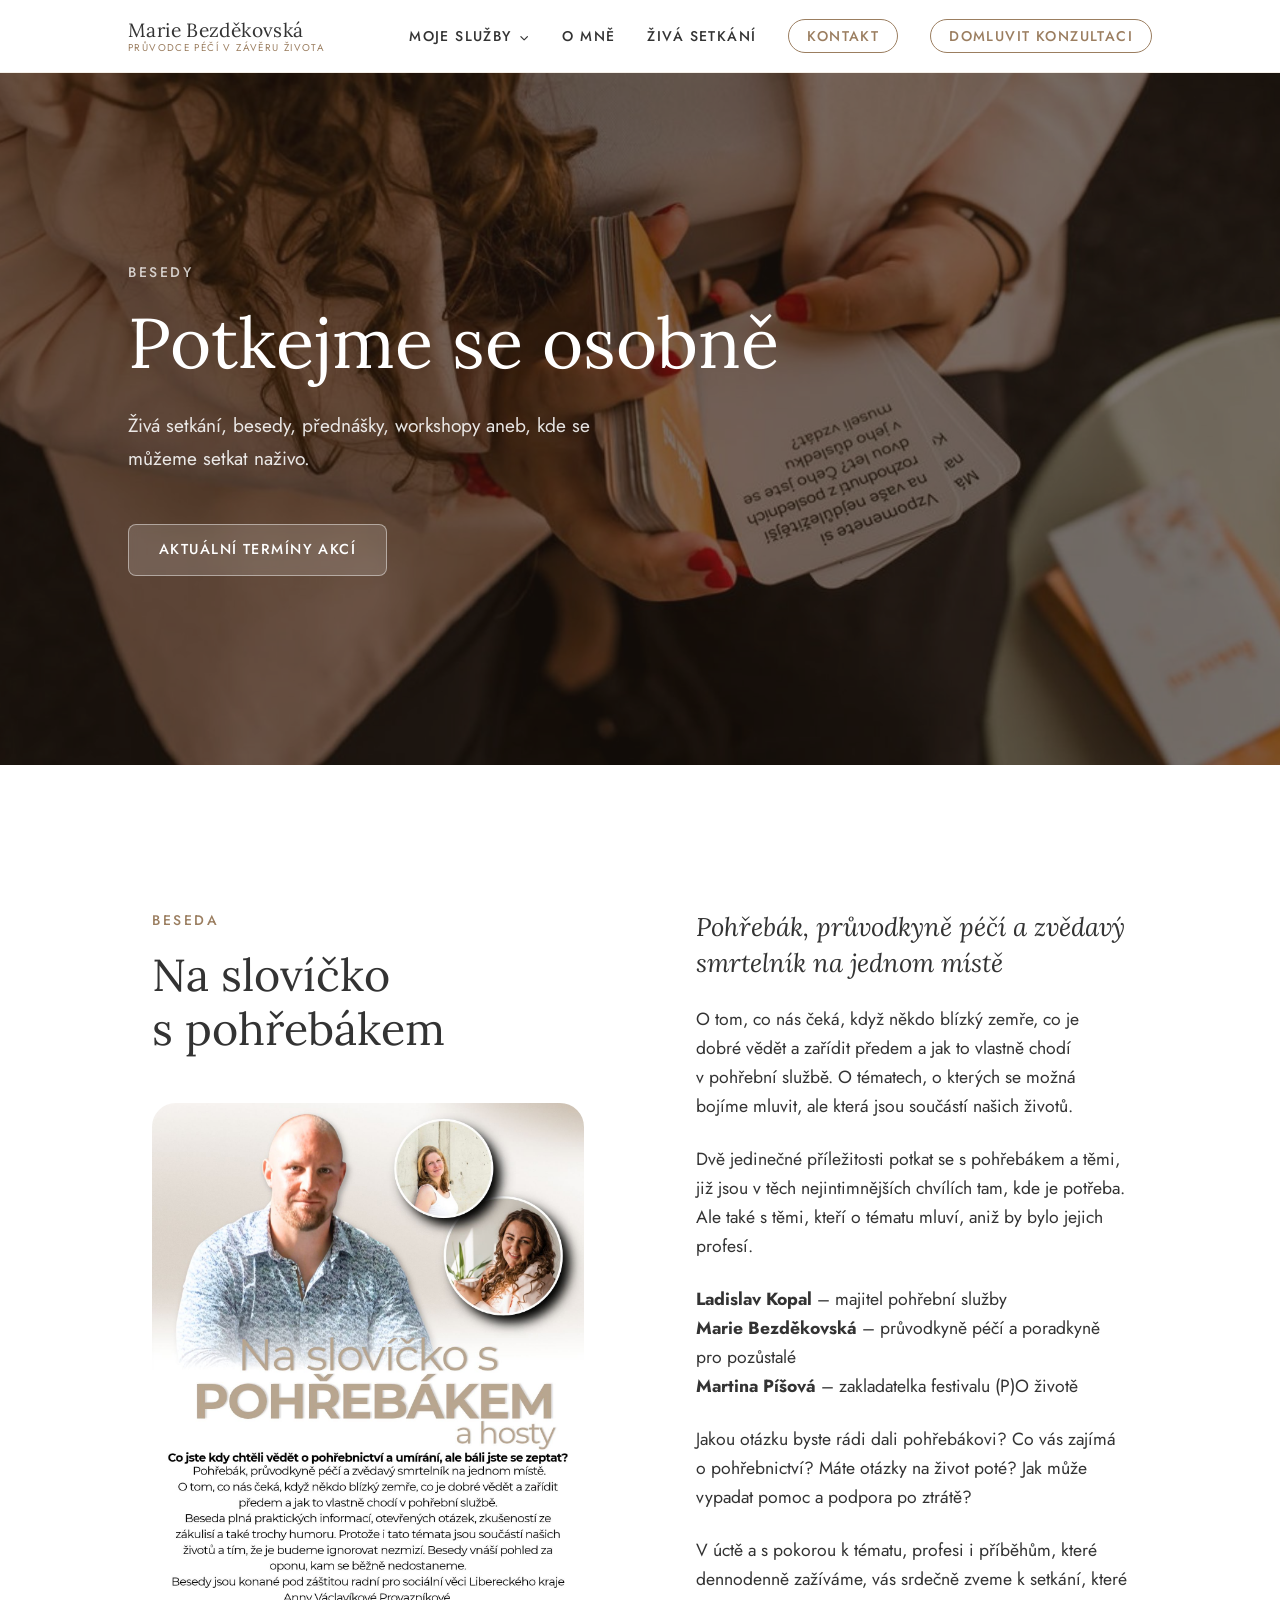
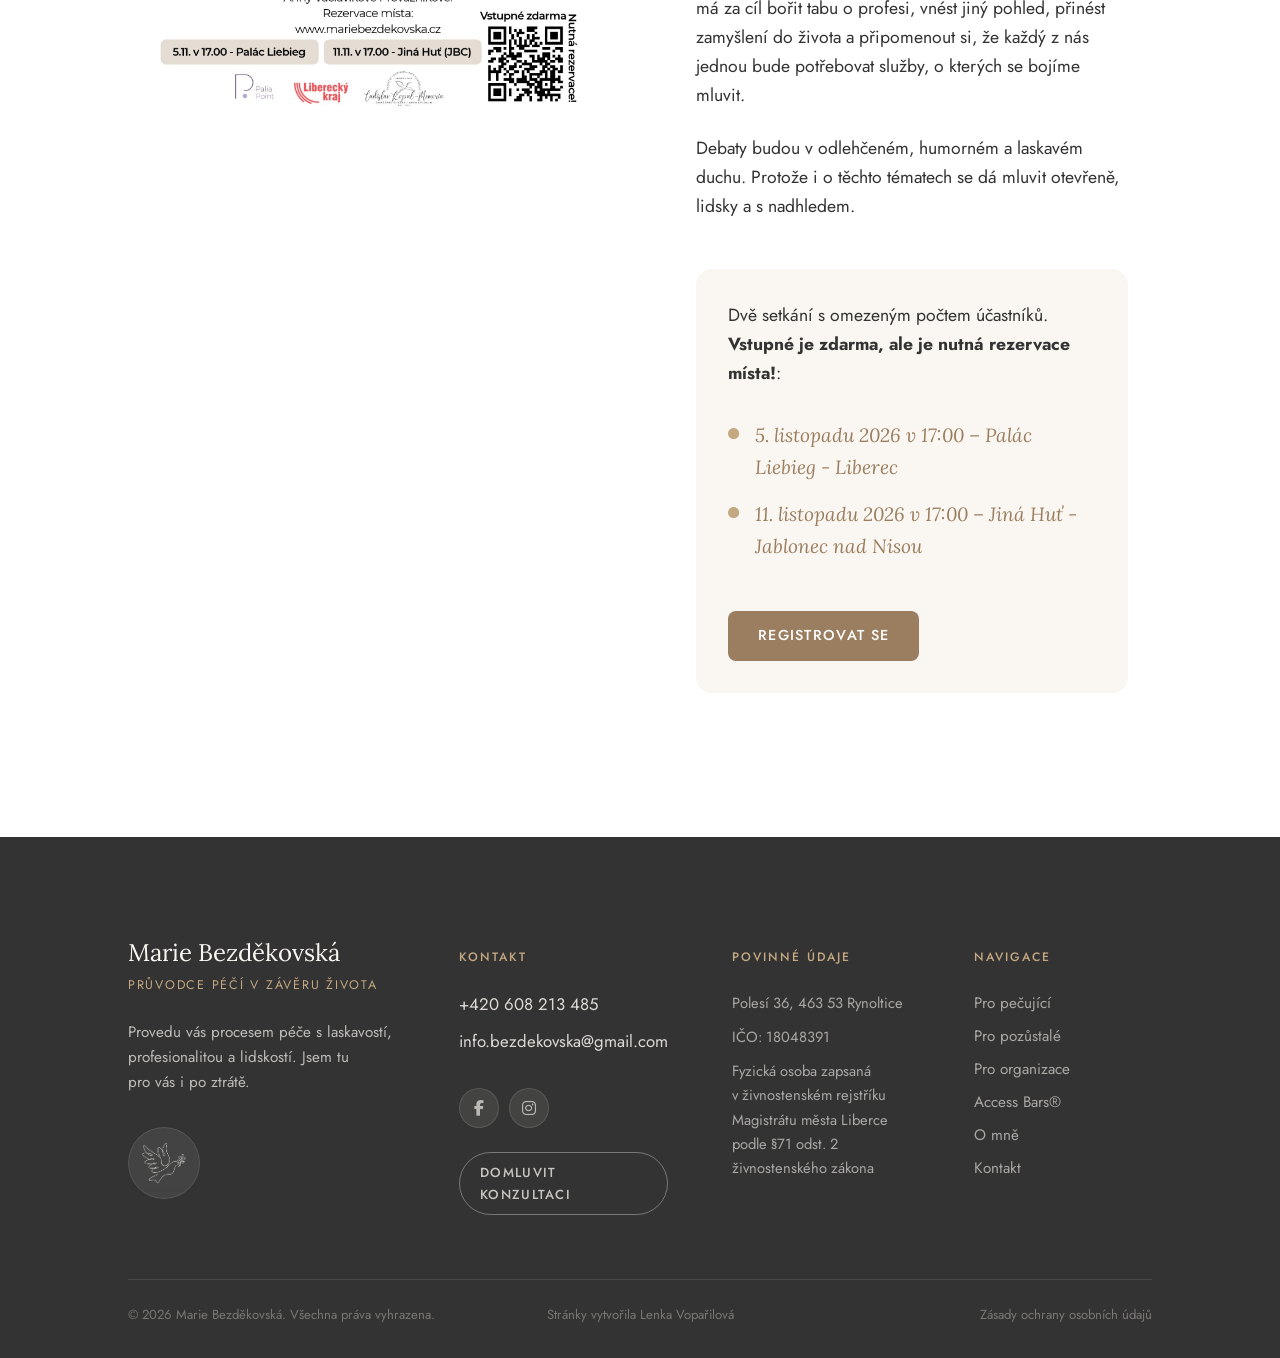
<file: besedy.html>
<!DOCTYPE html>
<html lang="cs">

<head>
    <meta charset="UTF-8">
    <meta name="viewport" content="width=device-width, initial-scale=1.0">
    <meta name="robots" content="index, follow">

    <!-- SEO -->
    <title>Živá setkání | Marie Bezděkovská – Průvodce péčí v závěru života</title>
    <meta name="description"
        content="Besedy, přednášky a workshopy s Marií Bezděkovskou. Živá setkání, kde se můžeme potkat naživo a mluvit o péči, ztrátě a závěru života.">
    <link rel="canonical" href="https://mariebezdekovska.cz/besedy.html">

    <!-- Open Graph -->
    <meta property="og:title" content="Živá setkání | Marie Bezděkovská">
    <meta property="og:description"
        content="Besedy, přednášky a workshopy s Marií Bezděkovskou. Živá setkání, kde se můžeme potkat naživo.">
    <meta property="og:image" content="https://mariebezdekovska.cz/Obrazky/marie_bezdekovska_besedy_2026.jpg">
    <meta property="og:image:width" content="1920">
    <meta property="og:image:height" content="1080">
    <meta property="og:image:type" content="image/jpeg">
    <meta property="og:url" content="https://mariebezdekovska.cz/besedy.html">
    <meta property="og:type" content="website">
    <meta property="og:locale" content="cs_CZ">
    <meta property="og:site_name" content="Marie Bezděkovská">

    <!-- Favicon -->
    <link rel="icon" type="image/svg+xml" href="favicon.svg">

    <!-- Fonts -->
    <link rel="preconnect" href="https://fonts.googleapis.com">
    <link rel="preconnect" href="https://fonts.gstatic.com" crossorigin>
    <link
        href="https://fonts.googleapis.com/css2?family=Lora:ital,wght@0,400;0,500;0,600;1,400;1,500&family=Jost:wght@300;400;500&display=swap"
        rel="stylesheet">

    <!-- Font Awesome -->
    <link rel="stylesheet" href="https://cdnjs.cloudflare.com/ajax/libs/font-awesome/6.5.1/css/all.min.css">

    <style>
        /* ================================================
           CSS VARIABLES
        ================================================ */
        :root {
            --bg: #FAF7F2;
            --bg-alt: #EDE0CC;
            --sand: #D9C4A8;
            --gold: #C4A882;
            --cta: #9B7E60;
            --cta-hover: #7A6248;
            --text: #333333;
            --text-muted: #8A8078;
            --white: #FFFFFF;

            --font-h: 'Lora', Georgia, serif;
            --font-b: 'Jost', system-ui, sans-serif;

            --r-sm: 8px;
            --r-md: 16px;
            --r-lg: 24px;

            --shadow: 0 2px 20px rgba(155, 126, 96, 0.08);
            --shadow-hover: 0 8px 36px rgba(155, 126, 96, 0.15);

            --s1: 8px;
            --s2: 16px;
            --s3: 24px;
            --s4: 32px;
            --s5: 48px;
            --s6: 64px;
            --s7: 96px;
            --s8: 128px;
        }

        /* ================================================
           RESET
        ================================================ */
        *,
        *::before,
        *::after {
            box-sizing: border-box;
            margin: 0;
            padding: 0;
        }

        html {
            scroll-behavior: smooth;
            font-size: 16px;
            scroll-padding-top: 80px;
        }

        body {
            font-family: var(--font-b);
            color: var(--text);
            background: var(--bg);
            line-height: 1.65;
            -webkit-font-smoothing: antialiased;
        }

        img {
            max-width: 100%;
            display: block;
        }

        a {
            color: inherit;
            text-decoration: none;
        }

        ul {
            list-style: none;
        }

        /* ================================================
           TYPOGRAPHY
        ================================================ */
        h1,
        h2,
        h3,
        h4,
        h5,
        h6 {
            font-family: var(--font-h);
            font-weight: 400;
            line-height: 1.2;
            color: var(--text);
        }

        h1 {
            font-size: clamp(2.6rem, 5.5vw, 4.6rem);
        }

        h2 {
            font-size: clamp(2rem, 3.5vw, 3rem);
        }

        h3 {
            font-size: clamp(1.25rem, 2vw, 1.7rem);
        }

        h4 {
            font-size: clamp(1.05rem, 1.5vw, 1.25rem);
        }

        p {
            font-size: 1.1rem;
            line-height: 1.65;
        }

        /* ================================================
           LAYOUT
        ================================================ */
        .container {
            width: 100%;
            padding-inline: var(--s8);
        }

        .section {
            padding: var(--s8) 0;
        }

        .section--white {
            background: var(--white);
        }

        .section--bg {
            background: var(--bg);
        }

        /* ================================================
           UTILITIES
        ================================================ */
        .eyebrow {
            display: block;
            font-family: var(--font-b);
            font-size: 0.87rem;
            font-weight: 500;
            letter-spacing: 0.18em;
            text-transform: uppercase;
            color: var(--cta);
            margin-bottom: var(--s2);
        }

        .divider {
            width: 44px;
            height: 1px;
            background: var(--gold);
            margin: var(--s3) auto;
        }

        .divider--left {
            margin-left: 0;
        }

        /* ================================================
           BUTTONS
        ================================================ */
        .btn {
            display: inline-flex;
            align-items: center;
            gap: var(--s1);
            padding: 13px 30px;
            border-radius: var(--r-sm);
            font-family: var(--font-b);
            font-size: 0.9rem;
            font-weight: 500;
            letter-spacing: 0.09em;
            text-transform: uppercase;
            cursor: pointer;
            border: none;
            transition: background 0.3s, color 0.3s, transform 0.25s, box-shadow 0.3s;
        }

        .btn--primary {
            background: var(--cta);
            color: var(--white);
        }

        .btn--primary:hover {
            background: var(--cta-hover);
            transform: translateY(-2px);
            box-shadow: 0 6px 20px rgba(155, 126, 96, 0.28);
        }

        .btn--outline {
            background: transparent;
            color: var(--cta);
            border: 1.5px solid var(--cta);
        }

        .btn--outline:hover {
            background: var(--cta);
            color: var(--white);
            transform: translateY(-2px);
        }

        /* ================================================
           NAVIGATION
        ================================================ */
        .nav {
            position: fixed;
            inset: 0 0 auto;
            z-index: 200;
            background: var(--white);
            border-bottom: 1px solid rgba(196, 168, 130, 0.18);
            transition: box-shadow 0.3s;
        }

        .nav.scrolled {
            box-shadow: 0 2px 24px rgba(155, 126, 96, 0.12);
        }

        .nav__inner {
            width: 100%;
            padding-inline: var(--s8);
            height: 72px;
            display: flex;
            align-items: center;
            justify-content: space-between;
        }

        .nav__logo {
            font-family: var(--font-h);
            font-size: 1.2rem;
            font-weight: 400;
            letter-spacing: 0.02em;
            line-height: 1.2;
        }

        .nav__logo small {
            display: block;
            font-family: var(--font-b);
            font-size: 0.62rem;
            letter-spacing: 0.14em;
            text-transform: uppercase;
            color: var(--cta);
            font-weight: 400;
        }

        .nav__links {
            display: flex;
            align-items: center;
            gap: var(--s4);
        }

        .nav__item {
            position: relative;
        }

        .nav__link {
            font-size: 0.88rem;
            font-weight: 500;
            letter-spacing: 0.1em;
            text-transform: uppercase;
            color: var(--text);
            padding-bottom: 3px;
            position: relative;
            transition: color 0.22s;
        }

        .nav__link::after {
            content: '';
            position: absolute;
            bottom: -2px;
            left: 0;
            width: 0;
            height: 1px;
            background: var(--cta);
            transition: width 0.3s;
        }

        .nav__link:hover {
            color: var(--cta);
        }

        .nav__link:hover::after {
            width: 100%;
        }

        .nav__link--btn {
            border: 1.5px solid var(--cta);
            border-radius: 50px;
            padding: 6px 18px;
            color: var(--cta);
            transition: background 0.22s, color 0.22s;
        }

        .nav__link--btn::after {
            display: none;
        }

        .nav__link--btn:hover {
            background: var(--cta);
            color: var(--white);
        }

        .nav__link--cta {
            border: 1.5px solid var(--cta);
            border-radius: 50px;
            padding: 6px 18px;
            color: var(--cta);
            transition: background 0.22s, color 0.22s;
        }

        .nav__link--cta::after {
            display: none;
        }

        .nav__link--cta:hover {
            background: var(--cta);
            color: var(--white);
        }

        .nav__dropdown {
            position: absolute;
            top: calc(100% + 14px);
            left: 50%;
            transform: translateX(-50%);
            background: var(--white);
            border: 1px solid rgba(196, 168, 130, 0.18);
            border-radius: var(--r-md);
            padding: var(--s1) 0;
            min-width: 195px;
            box-shadow: var(--shadow);
            opacity: 0;
            visibility: hidden;
            pointer-events: none;
            transition: opacity 0.22s, visibility 0.22s, top 0.22s;
        }

        .nav__item:hover .nav__dropdown,
        .nav__item:focus-within .nav__dropdown {
            opacity: 1;
            visibility: visible;
            pointer-events: auto;
            top: calc(100% + 8px);
        }

        /* Invisible bridge that fills the gap so hover isn't lost when moving mouse to dropdown */
        .nav__item:hover::before {
            content: '';
            position: absolute;
            top: 100%;
            left: -10px;
            right: -10px;
            height: 12px;
        }

        .nav__drop-link {
            display: block;
            padding: 9px 20px;
            font-size: 0.9rem;
            font-weight: 500;
            letter-spacing: 0.05em;
            color: var(--text);
            transition: background 0.18s, color 0.18s;
        }

        .nav__drop-link:hover {
            background: var(--bg-alt);
            color: var(--cta);
        }

        .nav__burger {
            display: none;
            flex-direction: column;
            gap: 5px;
            background: none;
            border: none;
            cursor: pointer;
            padding: 4px;
        }

        .nav__burger span {
            display: block;
            width: 24px;
            height: 1.5px;
            background: var(--text);
            transition: transform 0.3s, opacity 0.3s;
        }

        .nav__burger.open span:nth-child(1) {
            transform: translateY(6.5px) rotate(45deg);
        }

        .nav__burger.open span:nth-child(2) {
            opacity: 0;
        }

        .nav__burger.open span:nth-child(3) {
            transform: translateY(-6.5px) rotate(-45deg);
        }

        .nav__mobile {
            display: none;
            flex-direction: column;
            background: var(--white);
            border-top: 1px solid var(--sand);
            max-height: 0;
            overflow: hidden;
            transition: max-height 0.4s ease;
        }

        .nav__mobile.open {
            max-height: 600px;
        }

        .nav__mob-link {
            display: block;
            padding: 11px 24px;
            font-size: 0.94rem;
            font-weight: 500;
            letter-spacing: 0.07em;
            text-transform: uppercase;
            color: var(--text);
            border-bottom: 1px solid rgba(196, 168, 130, 0.14);
            transition: color 0.18s;
        }

        .nav__mob-link--sub {
            padding-left: 40px;
            font-size: 0.84rem;
            font-weight: 500;
            text-transform: none;
            letter-spacing: 0.03em;
            color: var(--text-muted);
        }

        .nav__mob-link--btn {
            align-self: flex-start;
            margin: 12px 24px;
            padding: 10px 20px;
            border: 1.5px solid var(--cta);
            border-radius: 50px;
            color: var(--cta);
            text-align: center;
            letter-spacing: 0.1em;
        }

        .nav__mob-link:hover {
            color: var(--cta);
        }

        .nav__mob-link--cta {
            align-self: flex-start;
            margin: 12px 24px;
            padding: 10px 20px;
            border: 1.5px solid var(--cta);
            border-radius: 50px;
            color: var(--cta);
            text-align: center;
            letter-spacing: 0.1em;
        }

        /* ================================================
           PAGE HERO
        ================================================ */
        .page-hero {
            padding-top: 72px;
            min-height: 85vh;
            position: relative;
            display: flex;
            align-items: center;
            overflow: hidden;
        }

        .page-hero__bg {
            position: absolute;
            inset: 0;
            background-image: url('Obrazky/marie_bezdekovska_besedy_2026.jpg');
            background-size: cover;
            background-position: center 20%;
        }

        .page-hero__overlay {
            position: absolute;
            inset: 0;
            background: rgba(30, 22, 14, 0.58);
        }

        .page-hero__content {
            position: relative;
            z-index: 1;
            display: flex;
            flex-direction: column;
            align-items: flex-start;
            padding: var(--s6) var(--s8);
        }

        .page-hero__content .eyebrow {
            color: rgba(255, 255, 255, 0.75);
        }

        .page-hero__title {
            margin-bottom: var(--s3);
            color: var(--white);
            white-space: nowrap;
        }

        .page-hero__content .divider--left {
            background: rgba(255, 255, 255, 0.45);
        }

        .page-hero__lead {
            font-size: 1.2rem;
            line-height: 1.75;
            color: rgba(255, 255, 255, 0.88);
            max-width: 480px;
            margin-bottom: var(--s5);
        }

        .page-hero__img-wrap {
            display: none;
        }

        .btn--glass {
            background: rgba(255, 255, 255, 0.15);
            backdrop-filter: blur(4px);
            -webkit-backdrop-filter: blur(4px);
            border: 1.5px solid rgba(255, 255, 255, 0.45);
            color: #fff;
            letter-spacing: 0.1em;
        }

        .btn--glass:hover {
            background: rgba(255, 255, 255, 0.28);
            border-color: rgba(255, 255, 255, 0.7);
            color: #fff;
        }

        /* ================================================
           INTRO – centered prose
        ================================================ */
        .intro {
            padding: var(--s8) 0;
        }

        .intro__inner {
            max-width: 820px;
            margin-inline: auto;
            text-align: center;
        }

        .intro__title {
            margin-bottom: var(--s3);
            font-style: italic;
        }

        .intro__text {
            margin-bottom: var(--s3);
            font-size: 1.1rem;
            line-height: 1.75;
        }

        /* ================================================
           HOW CARDS – 4-column grid
        ================================================ */
        .how-grid {
            display: grid;
            grid-template-columns: repeat(2, 1fr);
            gap: var(--s3);
        }

        .how-card {
            background: var(--white);
            border-radius: var(--r-lg);
            padding: var(--s4);
            border: 1px solid rgba(196, 168, 130, 0.14);
            box-shadow: var(--shadow);
            transition: box-shadow 0.3s;
        }

        .how-card:hover {
            box-shadow: var(--shadow-hover);
        }

        .how-card__icon {
            width: 96px;
            height: 96px;
            border-radius: 50%;
            background: var(--bg);
            display: flex;
            align-items: center;
            justify-content: center;
            margin-bottom: var(--s3);
            padding: 8px;
        }

        .how-card__icon img {
            width: 100%;
            height: 100%;
            object-fit: contain;
        }

        .how-card__title {
            font-family: var(--font-h);
            font-size: 1.2rem;
            font-weight: 600;
            color: var(--cta);
            margin-bottom: var(--s1);
        }

        .how-card__text {
            font-size: 1.1rem;
            line-height: 1.65;
            color: #333333;
        }

        /* ================================================
           SECTION HEADER
        ================================================ */
        .section-header {
            text-align: center;
            margin-bottom: var(--s6);
        }

        .section-header h2 {
            margin-bottom: var(--s3);
        }

        /* ================================================
           SPLIT LAYOUT
        ================================================ */
        .split {
            padding: var(--s8) 0;
        }

        .split__grid {
            display: grid;
            grid-template-columns: 1fr 1fr;
            gap: var(--s6);
            align-items: center;
        }

        .split__grid--flip {
            direction: rtl;
        }

        .split__grid--flip>* {
            direction: ltr;
        }

        .split__img-wrap {
            border-radius: var(--r-lg);
            overflow: hidden;
        }

        .split__img {
            width: 100%;
            height: 100%;
            object-fit: cover;
            transition: transform 0.55s ease;
        }

        .split__img-wrap:hover .split__img {
            transform: scale(1.04);
        }

        .split__body {
            padding: var(--s2) var(--s3);
        }

        .split__body h2 {
            margin-bottom: var(--s3);
        }

        .split__text {
            margin-bottom: var(--s3);
            color: var(--text);
        }

        /* ================================================
           DOT LIST
        ================================================ */
        .dot-list {
            margin-bottom: var(--s4);
        }

        .dot-list--2col {
            display: grid;
            grid-template-columns: 1fr 1fr;
            column-gap: var(--s4);
            row-gap: 0;
        }

        .dot-list li {
            display: flex;
            align-items: flex-start;
            gap: var(--s2);
            padding: 8px 0;
            font-size: 1.1rem;
            line-height: 1.65;
        }

        .dot-list li i {
            color: var(--gold);
            flex-shrink: 0;
            font-size: 0.7rem;
            margin-top: 0.80em;
        }

        /* ================================================
           PULL QUOTE
        ================================================ */
        .pull-quote {
            font-family: var(--font-h);
            font-style: italic;
            font-size: 1.15rem;
            color: var(--cta);
            line-height: 1.7;
            margin-block: var(--s4);
        }

        /* ================================================
           BUBBLE FIELD
        ================================================ */
        .bubble-field {
            position: relative;
            aspect-ratio: 3/4;
            overflow: hidden;
            border-radius: var(--r-lg);
            background: url('Obrazky/marie_otazky.jpg') center / cover no-repeat;
        }

        .bubble-field::before {
            content: '';
            position: absolute;
            inset: 0;
            background: rgba(30, 22, 14, 0.58);
            z-index: 0;
        }

        .bubble {
            position: absolute;
            z-index: 1;
            font-family: var(--font-h);
            font-style: italic;
            font-size: 0.95rem;
            line-height: 1.45;
            max-width: 160px;
            text-align: center;
            padding: 6px 14px;
            border-radius: 50px;
            color: #fff;
            background: rgba(255, 255, 255, 0.12);
            border: 1px solid rgba(255, 255, 255, 0.35);
            animation: bFloat var(--float-dur, 6s) ease-in-out infinite var(--float-del, 0s);
        }

        @keyframes bFloat {

            0%,
            100% {
                transform: translateY(0);
            }

            50% {
                transform: translateY(-9px);
            }
        }

        /* ================================================
           CARDS – Spolupráce
        ================================================ */
        .collab-grid {
            display: grid;
            grid-template-columns: repeat(3, 1fr);
            gap: var(--s3);
        }

        .collab-card {
            background: var(--white);
            border-radius: var(--r-lg);
            padding: var(--s4);
            border: 1px solid rgba(196, 168, 130, 0.14);
            box-shadow: var(--shadow);
            text-align: center;
            transition: box-shadow 0.3s;
        }

        .collab-card:hover {
            box-shadow: var(--shadow-hover);
        }

        .collab-card__icon {
            width: 80px;
            height: 80px;
            border-radius: 50%;
            background: var(--bg);
            display: flex;
            align-items: center;
            justify-content: center;
            margin: 0 auto var(--s3);
            color: var(--cta);
            font-size: 1.6rem;
        }

        .collab-card__title {
            font-family: var(--font-h);
            font-size: 1.2rem;
            font-weight: 600;
            color: var(--cta);
            margin-bottom: var(--s1);
        }

        .collab-card__text {
            font-size: 1.1rem;
            line-height: 1.65;
            color: var(--text);
        }

        /* ================================================
           HIGHLIGHT BOX
        ================================================ */
        .highlight-box {
            background: rgba(255, 255, 255, 0.55);
            backdrop-filter: blur(8px);
            border: 1px solid rgba(196, 168, 130, 0.2);
            border-radius: var(--r-md);
            padding: var(--s4) var(--s5);
            margin-block: var(--s4);
        }

        .highlight-box p {
            font-family: var(--font-h);
            font-style: italic;
            font-size: 1.1rem;
            line-height: 1.7;
        }

        /* ================================================
           CONTACT
        ================================================ */
        .contact {
            padding: var(--s8) 0;
        }

        .contact__grid {
            display: grid;
            grid-template-columns: 1fr 1fr;
            gap: var(--s7);
            align-items: start;
        }

        .contact__left {
            display: flex;
            flex-direction: column;
            gap: var(--s6);
        }

        .contact__top-row {
            display: flex;
            flex-direction: row;
            align-items: flex-start;
            gap: var(--s6);
        }

        .contact__photo-wrap {
            width: 230px;
            height: 230px;
            border-radius: 50%;
            overflow: hidden;
            flex-shrink: 0;
        }

        .contact__photo-wrap img {
            width: 100%;
            height: 100%;
            object-fit: cover;
            object-position: top;
            display: block;
        }

        .contact__right {
            display: flex;
            flex-direction: column;
            flex: 1;
        }

        .contact__info {
            display: flex;
            flex-direction: column;
            justify-content: flex-start;
        }

        .contact__detail {
            display: flex;
            align-items: center;
            gap: 12px;
            margin-bottom: var(--s3);
        }

        .contact__detail i {
            color: var(--cta);
            width: 16px;
            flex-shrink: 0;
        }

        .contact__detail p {
            font-size: 1.1rem;
        }

        .contact__detail a {
            color: var(--cta);
            text-decoration: underline;
            text-decoration-color: transparent;
            transition: text-decoration-color 0.2s;
        }

        .contact__detail a:hover {
            text-decoration-color: var(--cta);
        }

        .contact__socials {
            display: flex;
            gap: var(--s2);
            margin-top: var(--s4);
        }

        .social-btn {
            width: 40px;
            height: 40px;
            border-radius: 50%;
            background: var(--bg-alt);
            border: 1px solid var(--sand);
            display: flex;
            align-items: center;
            justify-content: center;
            color: var(--cta);
            transition: background 0.3s, color 0.3s, transform 0.25s;
        }

        .social-btn:hover {
            background: var(--cta);
            color: var(--white);
            transform: translateY(-2px);
        }

        .contact__note {
            padding: var(--s4);
            background: rgba(255, 255, 255, 0.55);
            backdrop-filter: blur(8px);
            border: 1px solid rgba(196, 168, 130, 0.2);
            border-radius: var(--r-md);
            font-family: var(--font-h);
            font-style: italic;
            font-size: 1.1rem;
            line-height: 1.7;
            color: #333333;
            width: 100%;
            transition: box-shadow 0.3s;
        }

        .contact__note:hover {
            box-shadow: var(--shadow-hover);
        }

        .cform {
            background: var(--white);
            border-radius: var(--r-lg);
            padding: var(--s5);
            box-shadow: var(--shadow);
            border: 1px solid rgba(196, 168, 130, 0.12);
        }

        .cform__group {
            margin-bottom: var(--s3);
        }

        .cform__label {
            display: block;
            font-size: 0.75rem;
            font-weight: 500;
            letter-spacing: 0.1em;
            text-transform: uppercase;
            color: var(--text-muted);
            margin-bottom: 6px;
        }

        .cform__input,
        .cform__textarea {
            width: 100%;
            padding: 12px 16px;
            border: 1.5px solid var(--sand);
            border-radius: var(--r-sm);
            font-family: var(--font-b);
            font-size: 1.05rem;
            color: var(--text);
            background: var(--bg);
            outline: none;
            transition: border-color 0.22s, box-shadow 0.22s;
        }

        .cform__input:focus,
        .cform__textarea:focus {
            border-color: var(--cta);
            box-shadow: 0 0 0 3px rgba(155, 126, 96, 0.1);
        }

        .cform__textarea {
            min-height: 120px;
            resize: vertical;
        }

        .hp-field {
            position: absolute;
            left: -9999px;
            visibility: hidden;
            pointer-events: none;
        }

        .cform__notice {
            font-size: 0.72rem;
            color: var(--text-muted);
            margin-top: var(--s2);
        }

        /* ================================================
           FOOTER
        ================================================ */
        .footer {
            background: var(--text);
            color: rgba(250, 247, 242, 0.7);
            padding: var(--s7) 0 var(--s4);
        }

        .footer__inner {
            display: grid;
            grid-template-columns: 1.5fr 1fr 1fr 1fr;
            gap: var(--s6);
            margin-bottom: var(--s6);
            align-items: first baseline;
        }

        .footer__name {
            font-family: var(--font-h);
            font-size: 1.5rem;
            color: var(--bg);
            margin-bottom: 3px;
        }

        .footer__tagline {
            font-size: 0.78rem;
            letter-spacing: 0.14em;
            text-transform: uppercase;
            color: var(--gold);
            margin-bottom: var(--s3);
            white-space: nowrap;
        }

        .footer__blurb {
            font-size: 0.95rem;
            line-height: 1.65;
            max-width: 280px;
        }

        .footer__socials {
            display: flex;
            gap: 10px;
            margin-top: var(--s4);
        }

        .footer__cta-btn {
            display: inline-block;
            margin-top: var(--s3);
            padding: 9px 20px;
            border: 1.5px solid rgba(250, 247, 242, 0.35);
            border-radius: 50px;
            font-size: 0.82rem;
            font-weight: 500;
            letter-spacing: 0.1em;
            text-transform: uppercase;
            color: rgba(250, 247, 242, 0.75);
            transition: background 0.22s, border-color 0.22s, color 0.22s;
        }

        .footer__cta-btn:hover {
            background: var(--cta);
            border-color: var(--cta);
            color: var(--white);
        }

        .footer__head {
            font-size: 0.76rem;
            font-weight: 500;
            letter-spacing: 0.16em;
            text-transform: uppercase;
            color: var(--gold);
            margin-bottom: var(--s3);
        }

        .footer__link {
            display: block;
            font-size: 0.95rem;
            color: rgba(250, 247, 242, 0.6);
            padding-bottom: 8px;
            transition: color 0.2s;
        }

        .footer__link:hover {
            color: var(--bg);
        }

        .footer__ci {
            display: flex;
            align-items: baseline;
            gap: 10px;
            margin-bottom: 10px;
        }

        .footer__ci i {
            color: var(--gold);
            font-size: 0.8rem;
            flex-shrink: 0;
            width: 1.1em;
            text-align: center;
        }

        .footer__ci a,
        .footer__ci span {
            font-size: 0.92rem;
            color: rgba(250, 247, 242, 0.6);
            transition: color 0.2s;
        }

        .footer__ci a:hover {
            color: var(--bg);
        }

        .footer__ci--highlight a {
            font-size: 1.05rem;
            color: rgba(250, 247, 242, 0.85);
        }

        .footer__ci--highlight a:hover {
            color: var(--bg);
        }

        .footer__icon {
            width: 72px;
            height: 72px;
            border-radius: 50%;
            background: rgba(255, 255, 255, 0.08);
            backdrop-filter: blur(4px);
            border: 1px solid rgba(255, 255, 255, 0.1);
            display: flex;
            align-items: center;
            justify-content: center;
            margin-top: var(--s4);
            padding: 8px;
        }

        .footer__icon img {
            width: 100%;
            height: 100%;
            object-fit: contain;
        }

        .footer__bottom {
            border-top: 1px solid rgba(250, 247, 242, 0.1);
            padding-top: var(--s3);
            display: flex;
            justify-content: space-between;
            align-items: center;
            flex-wrap: wrap;
            gap: var(--s2);
        }

        .footer__bottom p {
            font-size: 0.82rem;
            color: rgba(250, 247, 242, 0.35);
        }

        .footer__copy {
            flex: 1;
        }

        .footer__credit {
            flex: 1;
            text-align: center;
        }

        .footer__credit a {
            color: rgba(250, 247, 242, 0.35);
            text-decoration: underline;
            text-decoration-color: transparent;
            transition: color 0.2s, text-decoration-color 0.2s;
        }

        .footer__credit a:hover {
            color: rgba(250, 247, 242, 0.7);
        }

        .footer__legal {
            flex: 1;
            text-align: right;
        }

        .footer__legal a {
            color: rgba(250, 247, 242, 0.35);
            text-decoration: underline;
            text-decoration-color: transparent;
            transition: color 0.2s, text-decoration-color 0.2s;
        }

        .footer__legal a:hover {
            color: rgba(250, 247, 242, 0.7);
            text-decoration-color: rgba(250, 247, 242, 0.4);
        }

        .social-btn--dark {
            background: rgba(250, 247, 242, 0.08);
            border-color: rgba(250, 247, 242, 0.12);
            color: rgba(250, 247, 242, 0.65);
        }

        .social-btn--dark:hover {
            background: var(--cta);
            color: var(--white);
        }

        /* ================================================
           SCROLL REVEAL
        ================================================ */
        .reveal {
            opacity: 0;
            transform: translateY(30px);
            transition: opacity 0.7s ease, transform 0.7s ease;
        }

        .reveal.visible {
            opacity: 1;
            transform: translateY(0);
        }

        .rv-d1 {
            transition-delay: 0.1s;
        }

        .rv-d2 {
            transition-delay: 0.2s;
        }

        .rv-d3 {
            transition-delay: 0.3s;
        }

        /* ================================================
           RESPONSIVE – tablet
        ================================================ */
        @media (max-width: 1024px) {
            .container {
                padding-inline: var(--s5);
            }

            .nav__inner {
                padding-inline: var(--s5);
            }

            .collab-grid {
                grid-template-columns: 1fr 1fr;
            }

            .footer__inner {
                grid-template-columns: 1fr 1fr;
            }

            .how-grid {
                grid-template-columns: repeat(2, 1fr);
            }
        }

        /* ================================================
           RESPONSIVE – mobile
        ================================================ */
        @media (max-width: 768px) {
            :root {
                --s8: 80px;
                --s7: 60px;
            }

            .container {
                padding-inline: 20px;
            }

            .nav__inner {
                padding-inline: 20px;
            }

            .nav__links {
                display: none;
            }

            .nav__burger {
                display: flex;
            }

            .nav__mobile {
                display: flex;
            }

            .page-hero {
                min-height: 78vh;
            }

            .page-hero__content {
                padding: var(--s4) 20px;
                align-items: center;
                text-align: center;
            }

            .page-hero__content .divider--left {
                margin-left: auto;
            }

            .page-hero__title {
                white-space: normal;
            }

            .split__grid,
            .split__grid--flip {
                grid-template-columns: 1fr;
                direction: ltr;
            }

            .split__body .eyebrow,
            .split__body h2 {
                text-align: center;
            }

            .collab-grid {
                grid-template-columns: 1fr;
            }

            .how-grid {
                grid-template-columns: 1fr !important;
            }

            .dot-list--2col {
                grid-template-columns: 1fr;
            }

            /* bubble-field: přechod z absolutního na flow layout */
            .bubble-field {
                aspect-ratio: unset;
                min-height: 280px;
                display: flex;
                flex-wrap: wrap;
                gap: 8px;
                padding: 12px;
                justify-content: center;
                align-content: flex-start;
            }

            .bubble {
                position: static;
                max-width: calc(50% - 4px);
                font-size: 0.8rem;
                line-height: 1.35;
                animation: none;
            }

            .contact__grid {
                grid-template-columns: 1fr;
                gap: var(--s5);
            }

            .contact__top-row {
                flex-direction: column;
                align-items: center;
                gap: var(--s4);
            }

            .contact__photo-wrap {
                width: 160px;
                height: 160px;
            }

            .contact__right {
                align-items: center;
                text-align: center;
            }

            .contact__detail {
                justify-content: center;
            }

            .contact__detail p,
            .contact__detail a {
                word-break: break-word;
                overflow-wrap: break-word;
            }

            .contact__socials {
                justify-content: center;
            }

            .footer .container {
                padding-inline: var(--s4);
            }

            .footer__inner {
                grid-template-columns: 1fr;
                gap: var(--s5);
            }

            .footer__bottom {
                flex-direction: column;
                text-align: center;
            }

            .footer__legal {
                text-align: center;
            }
        }

        @media (max-width: 480px) {
            .btn {
                justify-content: center;
            }
        }
    </style>
</head>

<body>

    <!-- NAVIGATION -->
    <nav class="nav" id="nav" aria-label="Hlavní navigace">
        <div class="nav__inner">
            <a href="/" class="nav__logo" aria-label="Marie Bezděkovská – zpět na úvod">
                Marie Bezděkovská
                <small>Průvodce péčí v&nbsp;závěru života</small>
            </a>
            <ul class="nav__links" role="list">
                <li class="nav__item">
                    <button class="nav__link" aria-haspopup="true"
                        style="background:none;border:none;cursor:pointer;font-family:inherit;">
                        Moje služby <i class="fa-solid fa-chevron-down" style="font-size:.55rem;margin-left:3px;"
                            aria-hidden="true"></i>
                    </button>
                    <ul class="nav__dropdown" role="list" aria-label="Podmenu Moje služby">
                        <li><a href="/pecujici" class="nav__drop-link">Pro pečující</a></li>
                        <li><a href="/pozustali" class="nav__drop-link">Pro pozůstalé</a></li>
                        <li><a href="/organizace" class="nav__drop-link">Pro organizace</a></li>
                        <li><a href="/access-bars" class="nav__drop-link">Access Bars®</a></li>
                    </ul>
                </li>
                <li class="nav__item"><a href="/o-mne" class="nav__link">O&nbsp;mně</a></li>
                <li class="nav__item"><a href="/besedy" class="nav__link" aria-current="page">Živá setkání</a></li>
                <li class="nav__item"><a href="/kontakt" class="nav__link nav__link--btn">Kontakt</a></li>
                <li class="nav__item"><a href="https://calendly.com/info-bezdekovska" class="nav__link nav__link--cta"
                        target="_blank" rel="noopener noreferrer">Domluvit
                        konzultaci</a></li>
            </ul>
            <button class="nav__burger" id="burger" aria-label="Otevřít menu" aria-expanded="false"
                aria-controls="mobileNav">
                <span></span><span></span><span></span>
            </button>
        </div>
        <nav class="nav__mobile" id="mobileNav" aria-label="Mobilní navigace">
            <a href="/#sluzby" class="nav__mob-link">Moje služby</a>
            <a href="/pecujici" class="nav__mob-link nav__mob-link--sub">Pro pečující</a>
            <a href="/pozustali" class="nav__mob-link nav__mob-link--sub">Pro pozůstalé</a>
            <a href="/organizace" class="nav__mob-link nav__mob-link--sub">Pro organizace</a>
            <a href="/access-bars" class="nav__mob-link nav__mob-link--sub">Access Bars®</a>
            <a href="/o-mne" class="nav__mob-link">O&nbsp;mně</a>
            <a href="/besedy" class="nav__mob-link" aria-current="page">Živá setkání</a>
            <a href="/kontakt" class="nav__mob-link nav__mob-link--btn">Kontakt</a>
            <a href="https://calendly.com/info-bezdekovska" class="nav__mob-link nav__mob-link--cta" target="_blank"
                rel="noopener noreferrer">Domluvit konzultaci</a>
        </nav>
    </nav>

    <main>

        <!-- PAGE HERO -->
        <section class="page-hero" aria-labelledby="ph-title">
            <div class="page-hero__bg" aria-hidden="true"></div>
            <div class="page-hero__overlay" aria-hidden="true"></div>
            <div class="page-hero__content">
                <span class="eyebrow">Besedy</span>
                <h1 class="page-hero__title" id="ph-title">Potkejme se osobně</h1>
                <p class="page-hero__lead">
                    Živá setkání, besedy, přednášky, workshopy aneb, kde se můžeme setkat naživo.
                </p>
                <a href="#terminy" class="btn btn--glass">
                    Aktuální termíny akcí
                </a>
            </div>
        </section>


        <!-- TERMÍNY -->
        <section class="section section--white" id="terminy" aria-labelledby="terminy-h">
            <div class="container">
                <div class="split__grid" style="align-items: start;">

                    <div class="split__body reveal">
                        <span class="eyebrow">Beseda</span>
                        <h2 id="terminy-h">Na slovíčko s&nbsp;pohřebákem</h2>
                        <div class="split__img-wrap" style="aspect-ratio: 1414/2000; margin-top: var(--s5);">
                            <img src="Obrazky/letak_na_slovicko_s_pohrebakem.jpg"
                                alt="Pozvánka na besedu Na slovíčko s pohřebákem" class="split__img" loading="lazy"
                                width="1414" height="2000">
                        </div>
                    </div>

                    <div class="split__body reveal rv-d2">
                        <h3 style="margin-bottom: var(--s3); font-style: italic; line-height: 1.4;">Pohřebák,
                            průvodkyně péčí a&nbsp;zvědavý smrtelník na&nbsp;jednom místě</h3>

                        <p class="split__text">
                            O&nbsp;tom, co nás čeká, když někdo blízký zemře, co je dobré vědět a&nbsp;zařídit předem
                            a&nbsp;jak to vlastně chodí v&nbsp;pohřební službě. O&nbsp;tématech, o&nbsp;kterých se
                            možná bojíme mluvit, ale která jsou součástí našich životů.
                        </p>

                        <p class="split__text">
                            Dvě jedinečné příležitosti potkat se s&nbsp;pohřebákem a&nbsp;těmi, již jsou
                            v&nbsp;těch nejintimnějších chvílích tam, kde je potřeba. Ale také s&nbsp;těmi, kteří
                            o&nbsp;tématu mluví, aniž by bylo jejich profesí.
                        </p>

                        <p class="split__text">
                            <strong>Ladislav Kopal</strong> – majitel pohřební služby<br>
                            <strong>Marie Bezděkovská</strong> – průvodkyně péčí a&nbsp;poradkyně pro pozůstalé<br>
                            <strong>Martina Píšová</strong> – zakladatelka festivalu (P)O životě
                        </p>

                        <p class="split__text">
                            Jakou otázku byste rádi dali pohřebákovi? Co vás zajímá o&nbsp;pohřebnictví? Máte otázky
                            na&nbsp;život poté? Jak může vypadat pomoc a&nbsp;podpora po&nbsp;ztrátě?
                        </p>

                        <p class="split__text">
                            V&nbsp;úctě a&nbsp;s&nbsp;pokorou k&nbsp;tématu, profesi i&nbsp;příběhům, které
                            dennodenně zažíváme, vás srdečně zveme k&nbsp;setkání, které má za&nbsp;cíl bořit
                            tabu o&nbsp;profesi, vnést jiný pohled, přinést zamyšlení do&nbsp;života a&nbsp;připomenout
                            si, že každý z&nbsp;nás jednou bude potřebovat služby, o&nbsp;kterých se bojíme mluvit.
                        </p>

                        <p class="split__text">
                            Debaty budou v&nbsp;odlehčeném, humorném a&nbsp;laskavém duchu. Protože
                            i&nbsp;o&nbsp;těchto tématech se dá mluvit otevřeně, lidsky a&nbsp;s&nbsp;nadhledem.
                        </p>

                        <div
                            style="background: var(--bg); border-radius: var(--r-md); padding: var(--s4); margin-top: var(--s5);">
                            <p class="split__text" style="margin-bottom: 0;">
                                Dvě setkání s&nbsp;omezeným počtem účastníků. <strong>Vstupné je zdarma, ale je nutná
                                    rezervace místa!</strong>:
                            </p>

                            <ul class="dot-list" style="margin-top: var(--s3);">
                                <li>
                                    <i class="fa-solid fa-circle" aria-hidden="true"></i>
                                    <div>
                                        <p
                                            style="font-family:var(--font-h); font-style:italic; font-size:1.2rem; color:var(--cta); margin-bottom:0;">
                                            5.&nbsp;listopadu&nbsp;2026 v&nbsp;17:00 – Palác Liebieg - Liberec
                                        </p>
                                    </div>
                                </li>
                                <li>
                                    <i class="fa-solid fa-circle" aria-hidden="true"></i>
                                    <div>
                                        <p
                                            style="font-family:var(--font-h); font-style:italic; font-size:1.2rem; color:var(--cta); margin-bottom:0;">
                                            11.&nbsp;listopadu&nbsp;2026 v&nbsp;17:00 – Jiná Huť - Jablonec nad
                                            Nisou
                                        </p>
                                    </div>
                                </li>
                            </ul>

                            <a href="https://docs.google.com/forms/d/e/1FAIpQLScUu-8WLhb1WUg2LvXDA4z8nwS1y_YY8x-leC3f0Cr-iyQjAg/viewform?usp=publish-editor"
                                class="btn btn--primary" style="margin-top: var(--s1);" target="_blank"
                                rel="noopener noreferrer">Registrovat se</a>
                        </div>
                    </div>

                </div>
            </div>
        </section>

    </main>

    <!-- FOOTER -->
    <footer class="footer" aria-label="Patička webu">
        <div class="container">
            <div class="footer__inner">
                <div>

                    <p class="footer__name">Marie Bezděkovská</p>
                    <p class="footer__tagline">Průvodce péčí v&nbsp;závěru života</p>
                    <p class="footer__blurb">Provedu vás procesem péče s&nbsp;laskavostí, profesionalitou
                        a&nbsp;lidskostí. Jsem tu pro&nbsp;vás i&nbsp;po&nbsp;ztrátě.</p>
                    <div class="footer__icon">
                        <img src="Obrazky/Ikony/holubice.png" alt="">
                    </div>
                </div>
                <div>
                    <p class="footer__head">Kontakt</p>
                    <div class="footer__ci footer__ci--highlight"><a
                            href="tel:+420608213485">+420&nbsp;608&nbsp;213&nbsp;485</a></div>
                    <div class="footer__ci footer__ci--highlight"><a
                            href="mailto:info.bezdekovska@gmail.com">info.bezdekovska@gmail.com</a></div>
                    <div class="footer__socials">
                        <a href="https://www.facebook.com/opeciazaveru" class="social-btn social-btn--dark"
                            target="_blank" rel="noopener noreferrer" aria-label="Facebook"><i
                                class="fa-brands fa-facebook-f" aria-hidden="true"></i></a>
                        <a href="https://www.instagram.com/poradna_mala_pruvodcepeci"
                            class="social-btn social-btn--dark" target="_blank" rel="noopener noreferrer"
                            aria-label="Instagram"><i class="fa-brands fa-instagram" aria-hidden="true"></i></a>
                    </div>
                    <a href="https://calendly.com/info-bezdekovska" class="footer__cta-btn" target="_blank"
                        rel="noopener noreferrer">Domluvit konzultaci</a>
                </div>
                <div>
                    <p class="footer__head">Povinné údaje</p>
                    <div class="footer__ci"><span>Polesí 36, 463&nbsp;53 Rynoltice</span></div>
                    <div class="footer__ci"><span>IČO: 18048391</span></div>
                    <div class="footer__ci"><span>Fyzická osoba zapsaná v&nbsp;živnostenském rejstříku Magistrátu města
                            Liberce podle §71 odst. 2 živnostenského zákona</span></div>
                </div>
                <nav aria-label="Navigace v patičce">
                    <p class="footer__head">Navigace</p>
                    <a href="/pecujici" class="footer__link">Pro pečující</a>
                    <a href="/pozustali" class="footer__link">Pro pozůstalé</a>
                    <a href="/organizace" class="footer__link">Pro organizace</a>
                    <a href="/access-bars" class="footer__link">Access Bars®</a>
                    <a href="/o-mne" class="footer__link">O&nbsp;mně</a>
                    <a href="/kontakt" class="footer__link">Kontakt</a>
                </nav>
            </div>
            <div class="footer__bottom">
                <p class="footer__copy">&copy; 2026 Marie Bezděkovská. Všechna práva vyhrazena.</p>
                <p class="footer__credit">Str&#225;nky vytvo&#345;ila <a href="https://voparilova.cz/">Lenka
                        Vopa&#345;ilov&#225;</a></p>
                <p class="footer__legal"><a href="gdpr.html">Zásady ochrany osobních údajů</a></p>
            </div>
        </div>
    </footer>

    <script>
        const nav = document.getElementById('nav');
        window.addEventListener('scroll', () => { nav.classList.toggle('scrolled', window.scrollY > 20); }, { passive: true });

        const burger = document.getElementById('burger');
        const mobileNav = document.getElementById('mobileNav');
        burger.addEventListener('click', () => {
            const open = mobileNav.classList.toggle('open');
            burger.classList.toggle('open', open);
            burger.setAttribute('aria-expanded', open);
        });
        mobileNav.querySelectorAll('a').forEach(a => {
            a.addEventListener('click', () => {
                mobileNav.classList.remove('open');
                burger.classList.remove('open');
                burger.setAttribute('aria-expanded', 'false');
            });
        });

        const observer = new IntersectionObserver(entries => {
            entries.forEach(e => { if (e.isIntersecting) { e.target.classList.add('visible'); observer.unobserve(e.target); } });
        }, { threshold: 0.1, rootMargin: '0px 0px -40px 0px' });
        document.querySelectorAll('.reveal').forEach(el => observer.observe(el));

        const form = document.querySelector('form');
        if (form) { form.addEventListener('submit', e => { if (form.querySelector('[name="website"]').value) e.preventDefault(); }); }
    </script>

    <style>
        #backToTop {
            position: fixed;
            bottom: 2rem;
            right: 2rem;
            width: 50px;
            height: 50px;
            border-radius: 50%;
            background: var(--white);
            color: var(--cta);
            border: 1.5px solid var(--sand);
            cursor: pointer;
            display: flex;
            align-items: center;
            justify-content: center;
            font-size: 1rem;
            box-shadow: 0 2px 12px rgba(155, 126, 96, 0.15);
            opacity: 0;
            transform: translateY(12px);
            transition: opacity 0.35s, transform 0.35s, background 0.2s, border-color 0.2s, box-shadow 0.2s;
            z-index: 900;
            pointer-events: none;
        }

        #backToTop.visible {
            opacity: 1;
            transform: translateY(0);
            pointer-events: auto;
        }

        #backToTop:hover {
            background: var(--bg-alt);
            border-color: var(--gold);
            box-shadow: 0 4px 20px rgba(155, 126, 96, 0.25);
        }
    </style>

    <button id="backToTop" aria-label="Zpět nahoru">
        <i class="fa-solid fa-chevron-up" aria-hidden="true"></i>
    </button>

    <script>
        const btt = document.getElementById('backToTop');
        window.addEventListener('scroll', () => {
            btt.classList.toggle('visible', window.scrollY > 400);
        }, { passive: true });
        btt.addEventListener('click', () => window.scrollTo({ top: 0, behavior: 'smooth' }));
    </script>

    <script src="cookie-banner.js"></script>
</body>

</html>
</file>
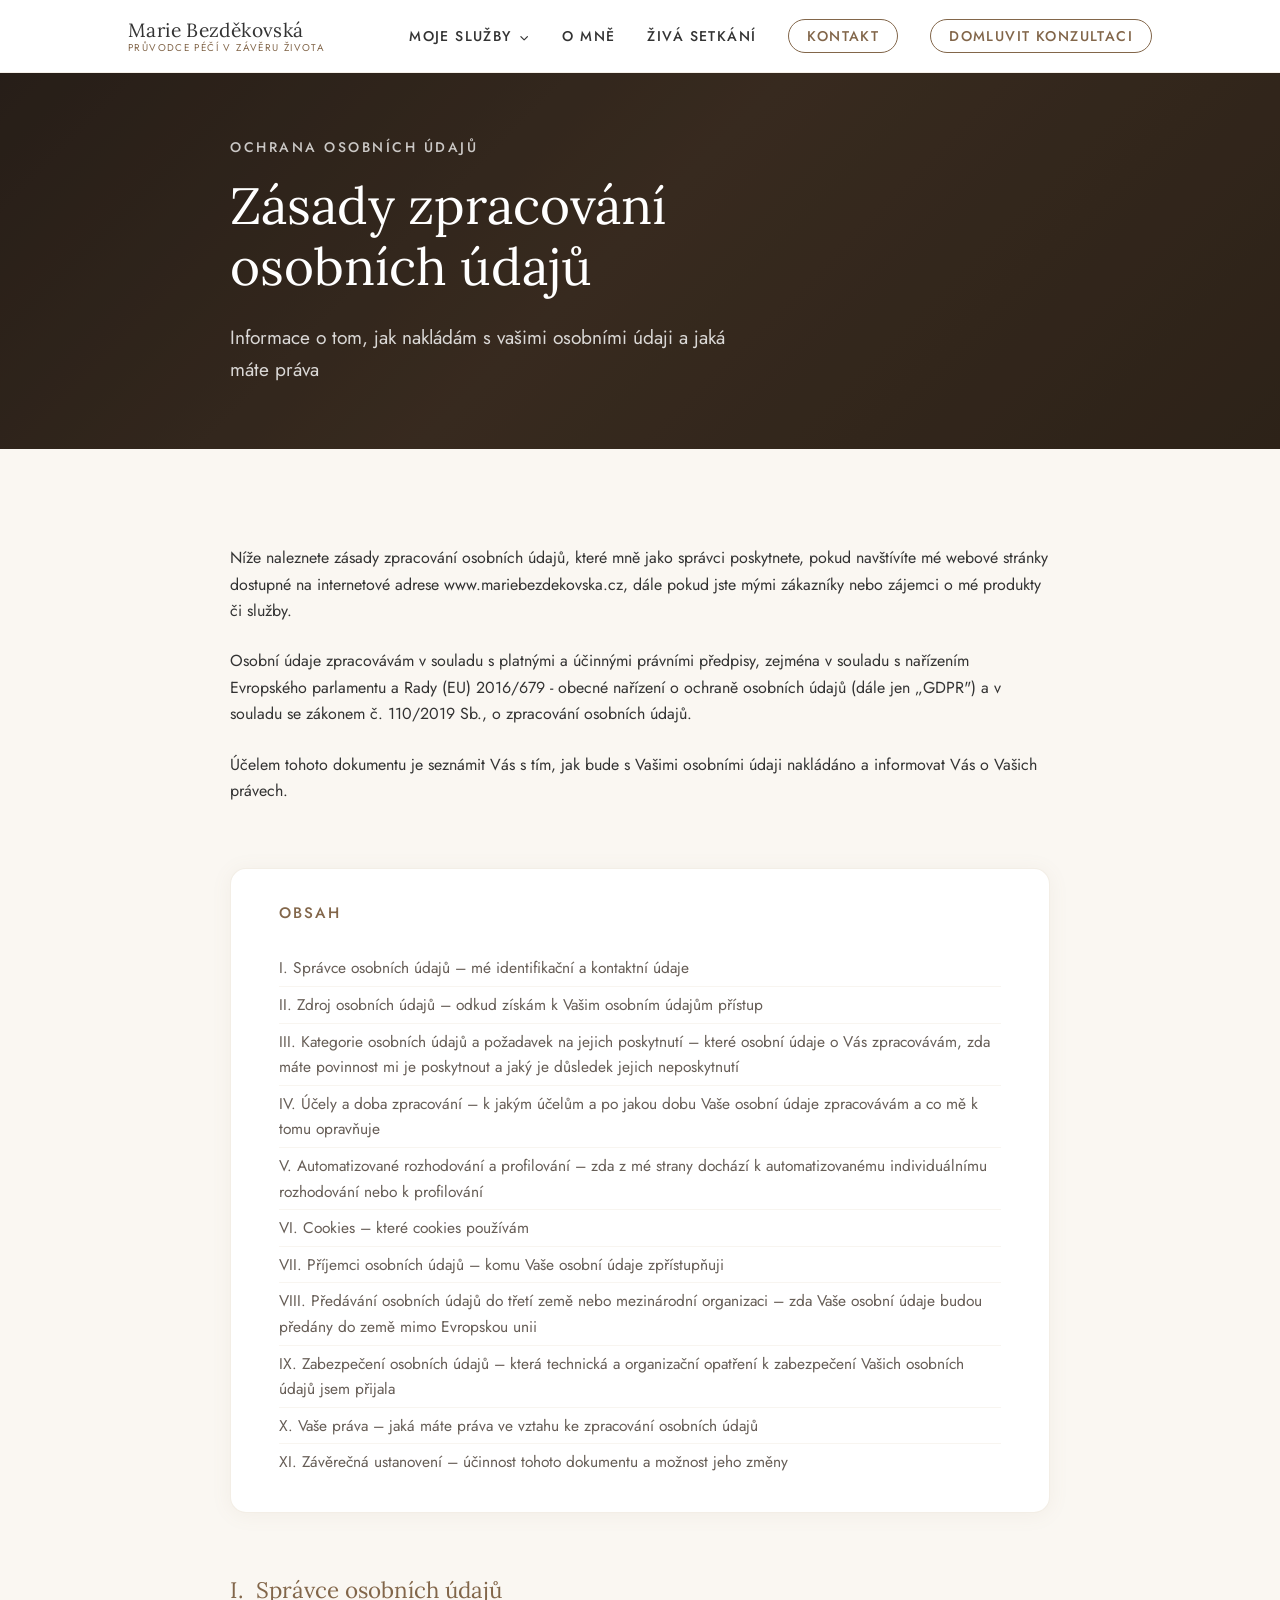
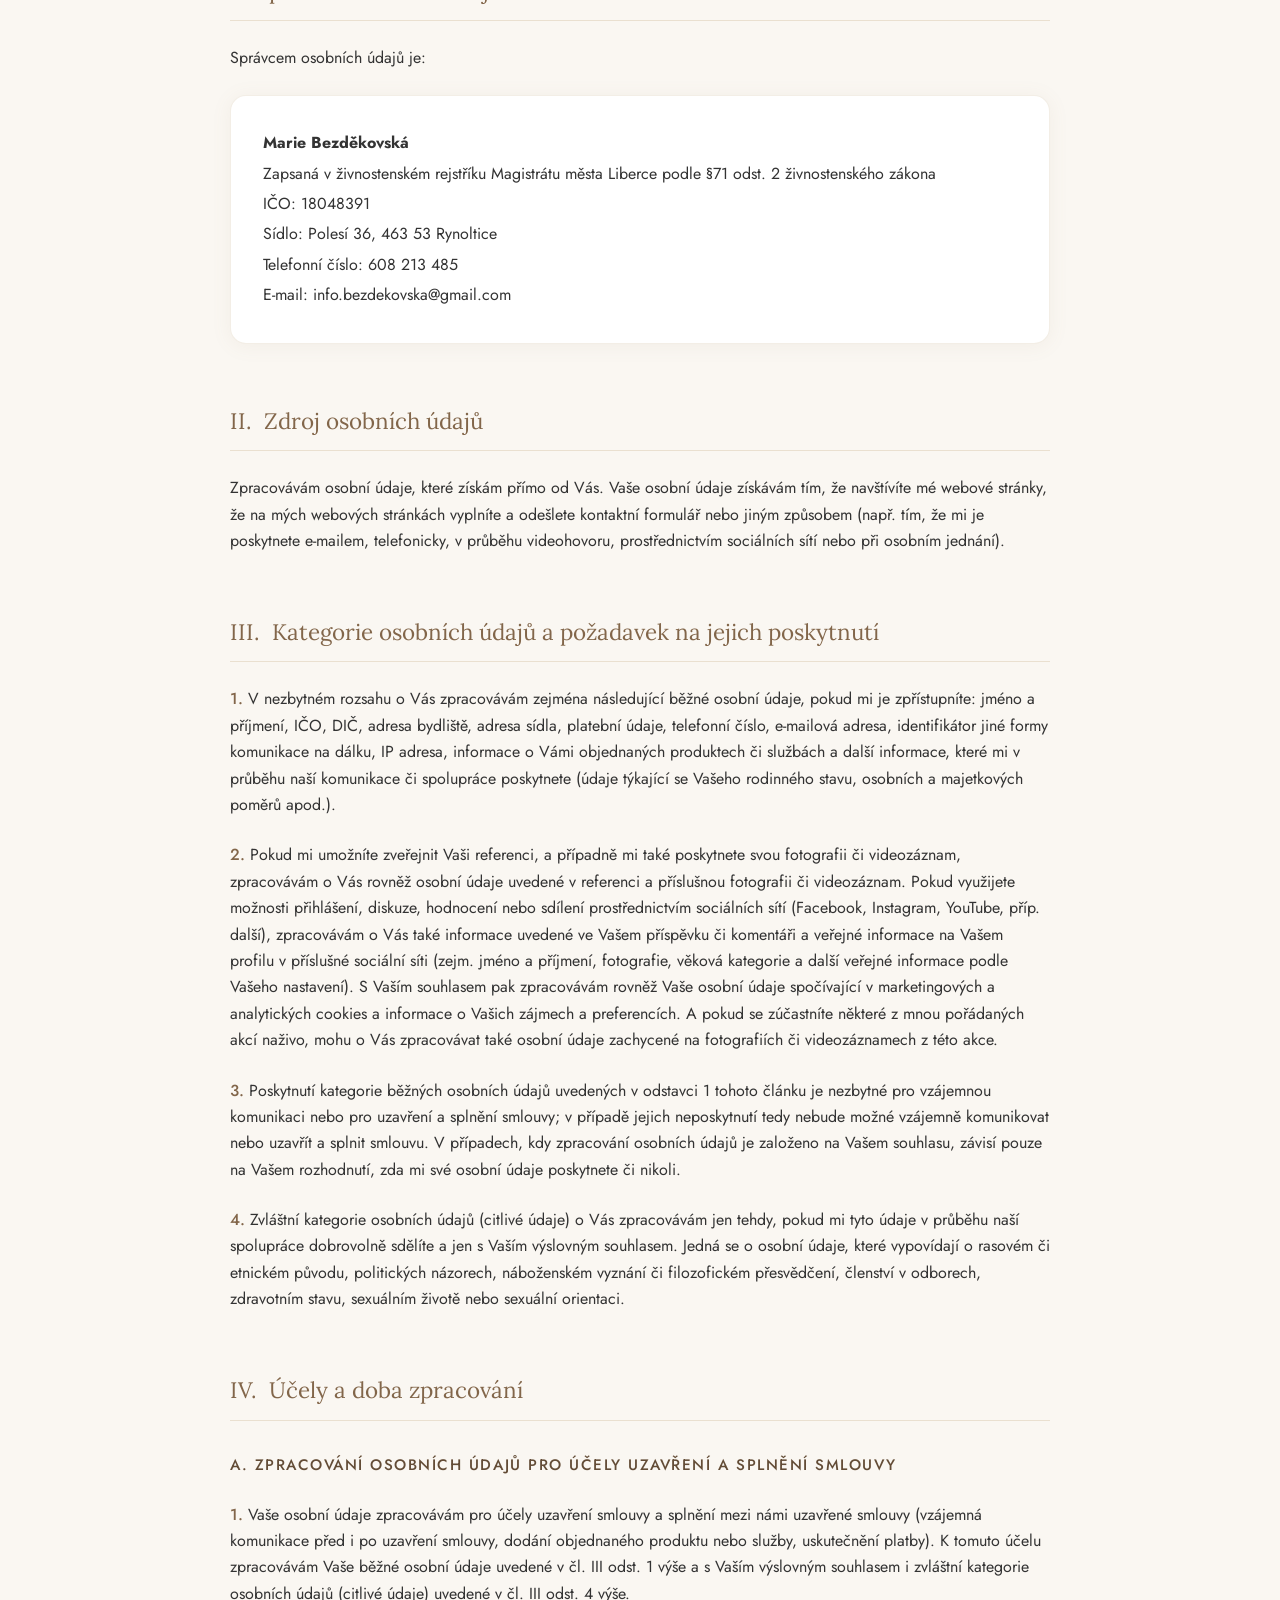
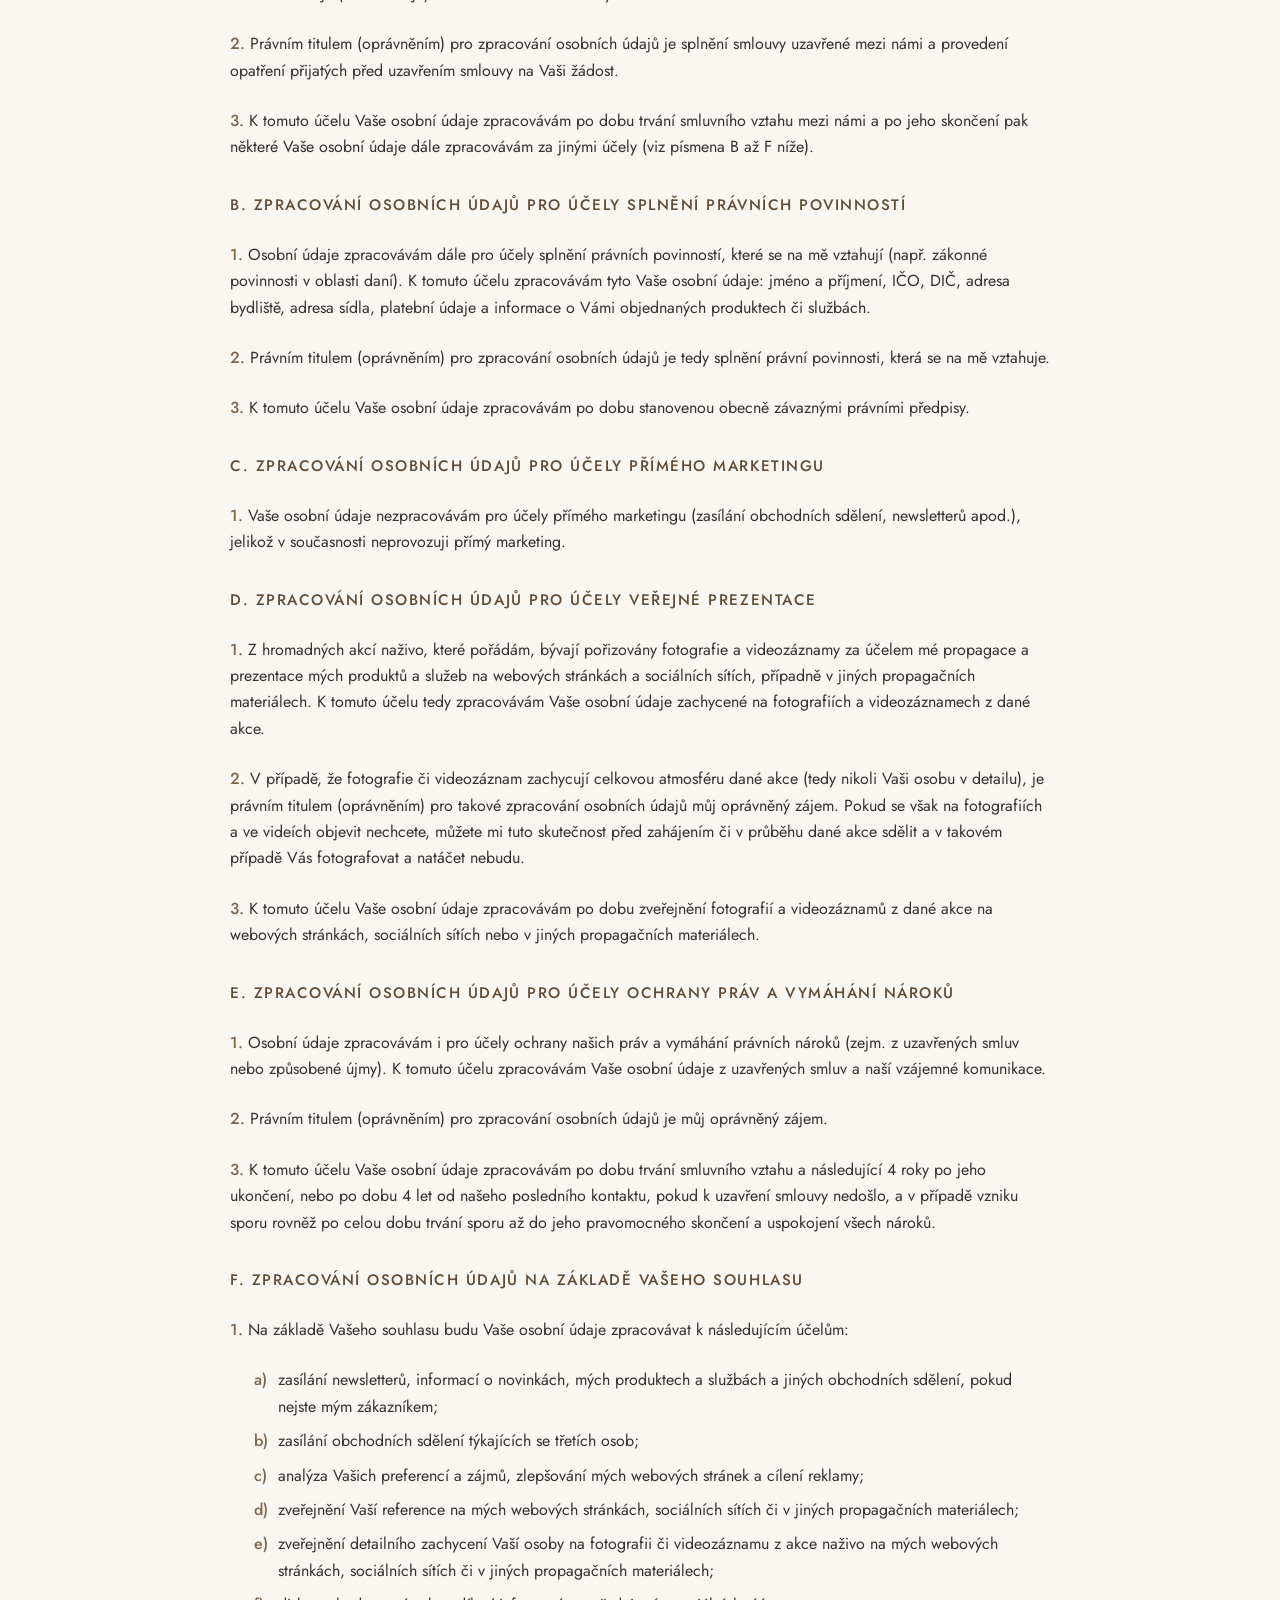
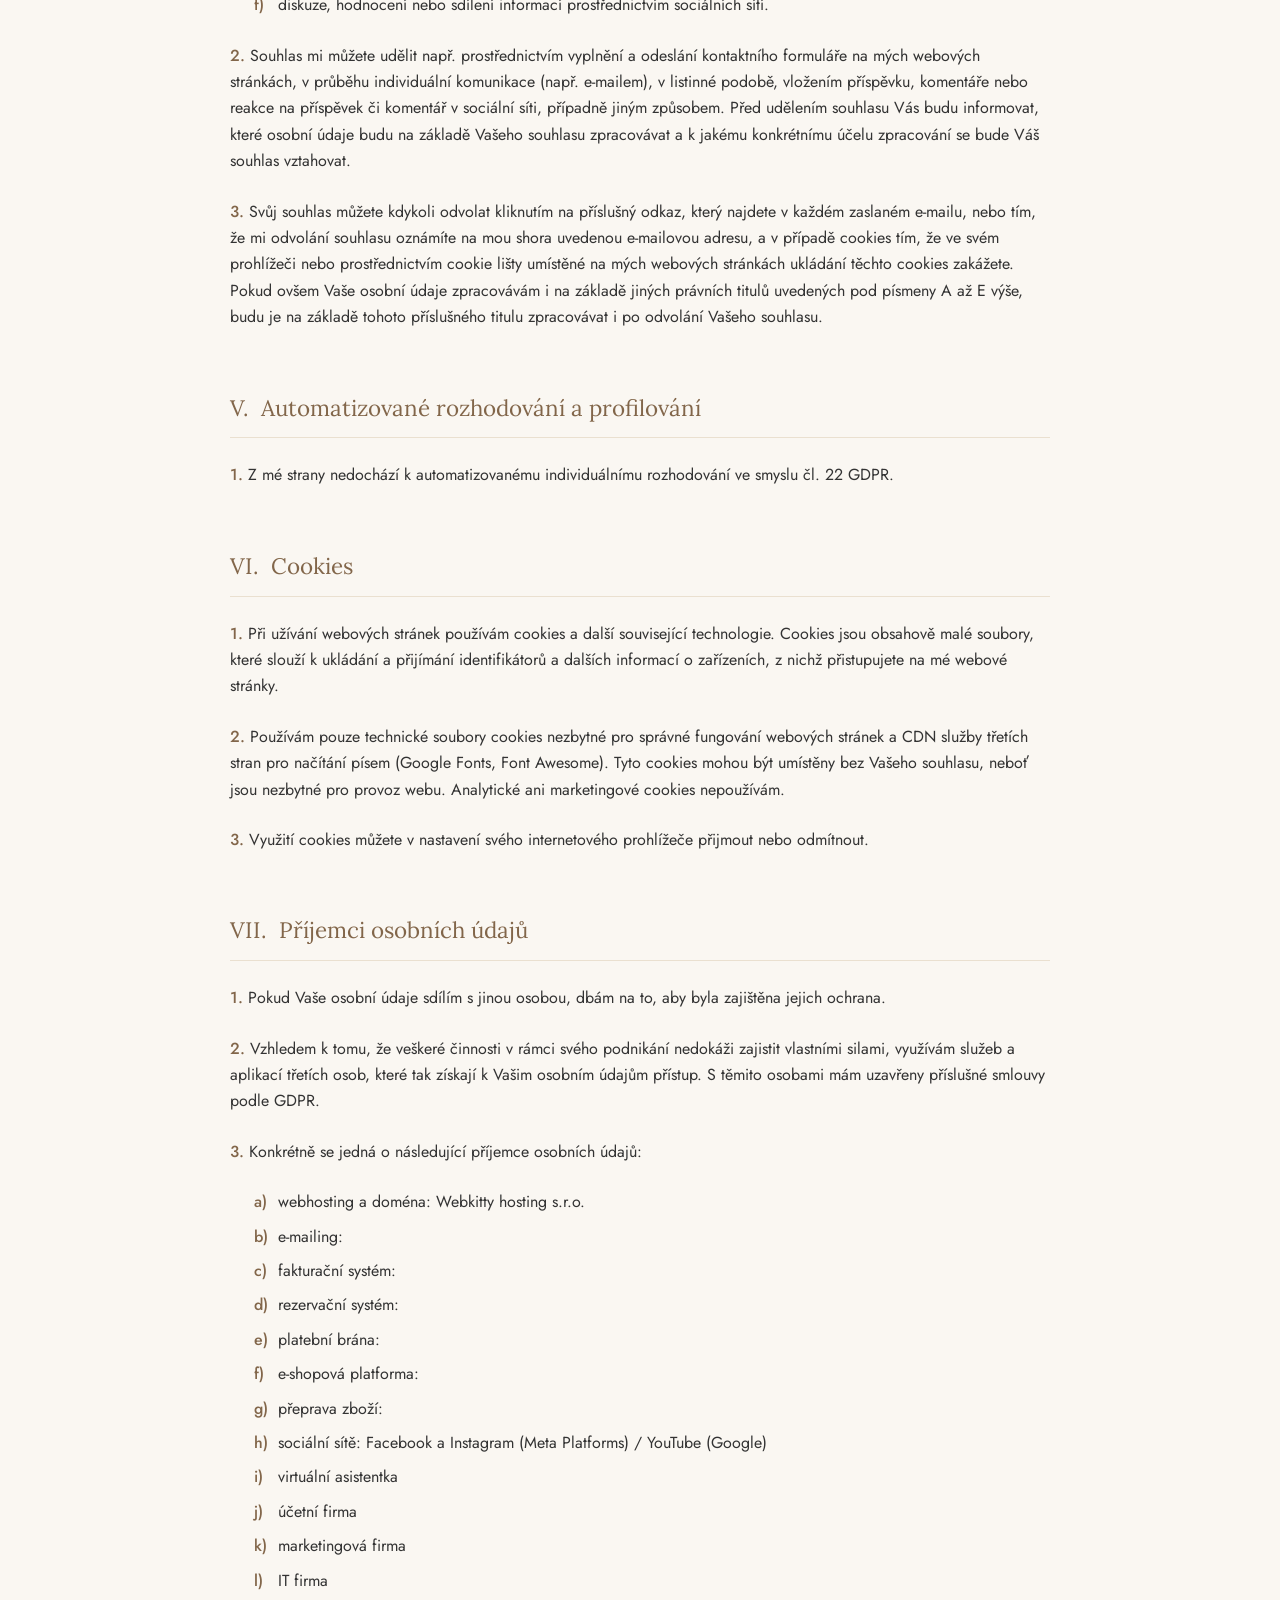
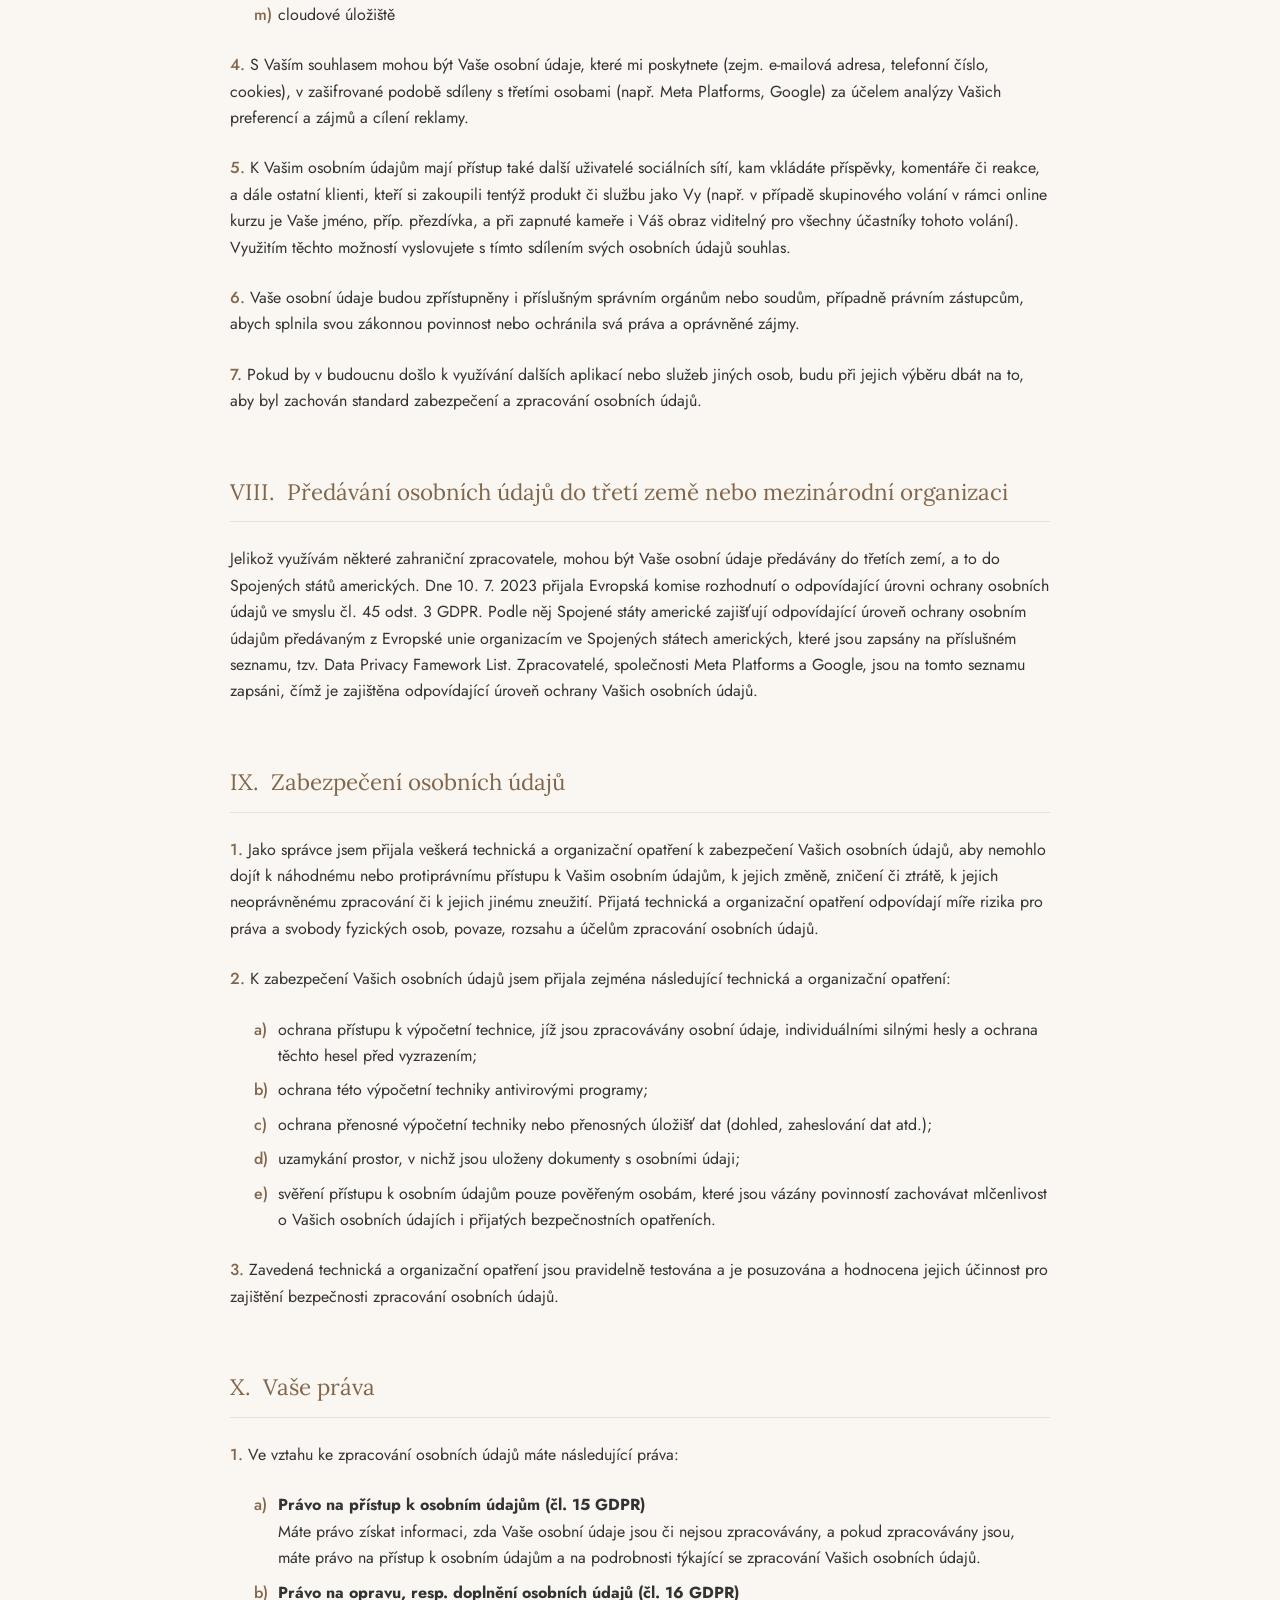
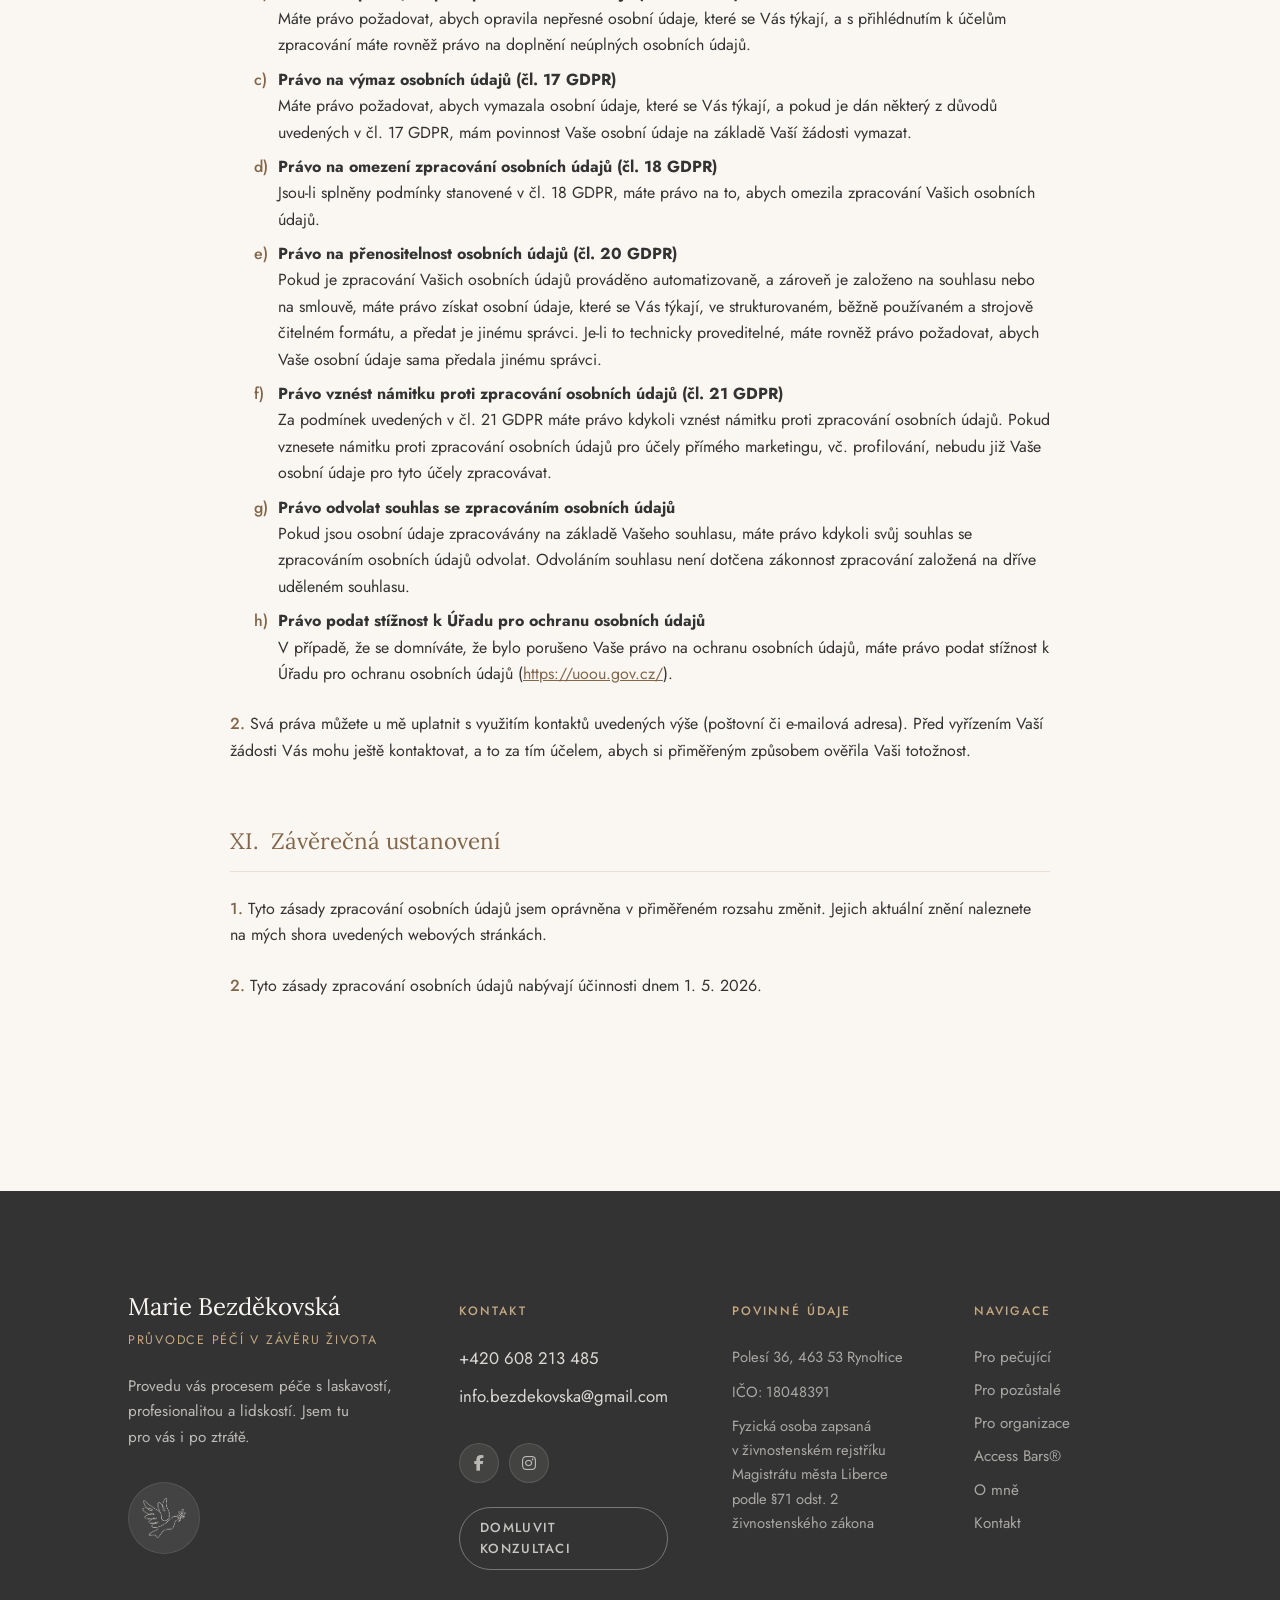
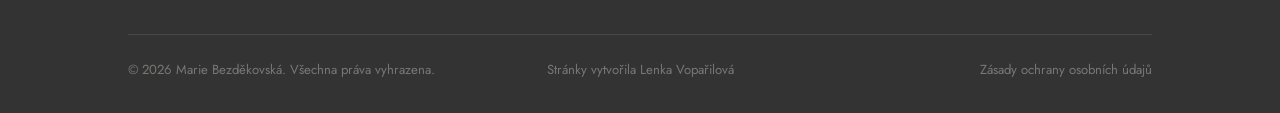
<file: gdpr.html>
﻿<!DOCTYPE html>
<html lang="cs">

<head>
    <meta charset="UTF-8">
    <meta name="viewport" content="width=device-width, initial-scale=1.0">
    <meta name="robots" content="index, follow">

    <!-- SEO -->
    <title>Zásady zpracování osobních údajů | Marie Bezděkovská</title>
    <meta name="description"
        content="Zásady zpracování osobních údajů Marie Bezděkovské – jak nakládám s vašimi osobními údaji, jaká máte práva a jak je uplatnit.">
    <link rel="canonical" href="https://mariebezdekovska.cz/gdpr.html">

    <!-- Favicon -->
    <link rel="icon" type="image/svg+xml" href="favicon.svg">

    <!-- Fonts -->
    <link rel="preconnect" href="https://fonts.googleapis.com">
    <link rel="preconnect" href="https://fonts.gstatic.com" crossorigin>
    <link
        href="https://fonts.googleapis.com/css2?family=Lora:ital,wght@0,400;0,500;0,600;1,400;1,500&family=Jost:wght@300;400;500&display=swap"
        rel="stylesheet">

    <!-- Font Awesome -->
    <link rel="stylesheet" href="https://cdnjs.cloudflare.com/ajax/libs/font-awesome/6.5.1/css/all.min.css"
        media="print" onload="this.media='all'">
    <noscript>
        <link rel="stylesheet" href="https://cdnjs.cloudflare.com/ajax/libs/font-awesome/6.5.1/css/all.min.css">
    </noscript>

    <style>
        :root {
            --bg: #FAF7F2;
            --bg-alt: #EDE0CC;
            --sand: #D9C4A8;
            --gold: #C4A882;
            --cta: #82664A;
            --cta-hover: #634C36;
            --text: #333333;
            --text-muted: #665D56;
            --white: #FFFFFF;
            --font-h: 'Lora', Georgia, serif;
            --font-b: 'Jost', system-ui, sans-serif;
            --r-sm: 8px;
            --r-md: 16px;
            --r-lg: 24px;
            --shadow: 0 2px 20px rgba(155, 126, 96, 0.08);
            --shadow-hover: 0 8px 36px rgba(155, 126, 96, 0.15);
            --s1: 8px;
            --s2: 16px;
            --s3: 24px;
            --s4: 32px;
            --s5: 48px;
            --s6: 64px;
            --s7: 96px;
            --s8: 128px;
            --max-w: 1200px;
        }

        *,
        *::before,
        *::after {
            box-sizing: border-box;
            margin: 0;
            padding: 0;
        }

        html {
            scroll-behavior: smooth;
            font-size: 16px;
        }

        body {
            font-family: var(--font-b);
            color: var(--text);
            background: var(--bg);
            line-height: 1.65;
            -webkit-font-smoothing: antialiased;
        }

        img {
            max-width: 100%;
            display: block;
        }

        a {
            color: inherit;
            text-decoration: none;
        }

        ul {
            list-style: none;
        }

        h1,
        h2,
        h3,
        h4,
        h5,
        h6 {
            font-family: var(--font-h);
            font-weight: 400;
            line-height: 1.2;
            color: var(--text);
        }

        h1 {
            font-size: clamp(2rem, 4vw, 3.2rem);
        }

        h2 {
            font-size: clamp(1.25rem, 2.5vw, 1.65rem);
        }

        h3 {
            font-size: clamp(1.05rem, 1.8vw, 1.2rem);
        }

        p {
            font-size: 1.1rem;
            line-height: 1.65;
        }

        .container {
            width: 100%;
            padding-inline: var(--s8);
        }

        .eyebrow {
            display: block;
            font-family: var(--font-b);
            font-size: 0.87rem;
            font-weight: 500;
            letter-spacing: 0.18em;
            text-transform: uppercase;
            color: var(--cta);
            margin-bottom: var(--s2);
        }

        .divider {
            width: 44px;
            height: 1px;
            background: var(--gold);
            margin: var(--s3) auto;
        }

        .divider--left {
            margin-left: 0;
        }

        /* NAV */
        .nav {
            position: fixed;
            inset: 0 0 auto;
            z-index: 200;
            background: var(--white);
            border-bottom: 1px solid rgba(196, 168, 130, 0.18);
            transition: box-shadow 0.3s;
        }

        .nav.scrolled {
            box-shadow: 0 2px 24px rgba(155, 126, 96, 0.12);
        }

        .nav__inner {
            width: 100%;
            padding-inline: var(--s8);
            height: 72px;
            display: flex;
            align-items: center;
            justify-content: space-between;
        }

        .nav__logo {
            font-family: var(--font-h);
            font-size: 1.2rem;
            font-weight: 400;
            letter-spacing: 0.02em;
            line-height: 1.2;
        }

        .nav__logo small {
            display: block;
            font-family: var(--font-b);
            font-size: 0.62rem;
            letter-spacing: 0.14em;
            text-transform: uppercase;
            color: var(--cta);
            font-weight: 400;
        }

        .nav__links {
            display: flex;
            align-items: center;
            gap: var(--s4);
        }

        .nav__item {
            position: relative;
        }

        .nav__link {
            font-size: 0.88rem;
            font-weight: 500;
            letter-spacing: 0.1em;
            text-transform: uppercase;
            color: var(--text);
            padding-bottom: 3px;
            position: relative;
            transition: color 0.22s;
        }

        .nav__link::after {
            content: '';
            position: absolute;
            bottom: -2px;
            left: 0;
            width: 0;
            height: 1px;
            background: var(--cta);
            transition: width 0.3s;
        }

        .nav__link:hover {
            color: var(--cta);
        }

        .nav__link:hover::after {
            width: 100%;
        }

        .nav__link--btn {
            border: 1.5px solid var(--cta);
            border-radius: 50px;
            padding: 6px 18px;
            color: var(--cta);
            transition: background 0.22s, color 0.22s;
        }

        .nav__link--btn::after {
            display: none;
        }

        .nav__link--btn:hover {
            background: var(--cta);
            color: var(--white);
        }

        .nav__link--cta {
            border: 1.5px solid var(--cta);
            border-radius: 50px;
            padding: 6px 18px;
            color: var(--cta);
            transition: background 0.22s, color 0.22s;
        }

        .nav__link--cta::after {
            display: none;
        }

        .nav__link--cta:hover {
            background: var(--cta);
            color: var(--white);
        }

        .nav__dropdown {
            position: absolute;
            top: calc(100% + 14px);
            left: 50%;
            transform: translateX(-50%);
            background: var(--white);
            border: 1px solid rgba(196, 168, 130, 0.18);
            border-radius: var(--r-md);
            padding: var(--s1) 0;
            min-width: 195px;
            box-shadow: var(--shadow);
            opacity: 0;
            visibility: hidden;
            pointer-events: none;
            transition: opacity 0.22s, visibility 0.22s, top 0.22s;
        }

        .nav__item:hover .nav__dropdown,
        .nav__item:focus-within .nav__dropdown {
            opacity: 1;
            visibility: visible;
            pointer-events: auto;
            top: calc(100% + 8px);
        }

        .nav__item:hover::before {
            content: '';
            position: absolute;
            top: 100%;
            left: -10px;
            right: -10px;
            height: 12px;
        }

        .nav__drop-link {
            display: block;
            padding: 9px 20px;
            font-size: 0.9rem;
            font-weight: 500;
            letter-spacing: 0.05em;
            color: var(--text);
            transition: background 0.18s, color 0.18s;
        }

        .nav__drop-link:hover {
            background: var(--bg-alt);
            color: var(--cta);
        }

        .nav__burger {
            display: none;
            flex-direction: column;
            gap: 5px;
            background: none;
            border: none;
            cursor: pointer;
            padding: 4px;
        }

        .nav__burger span {
            display: block;
            width: 24px;
            height: 1.5px;
            background: var(--text);
            transition: transform 0.3s, opacity 0.3s;
        }

        .nav__burger.open span:nth-child(1) {
            transform: translateY(6.5px) rotate(45deg);
        }

        .nav__burger.open span:nth-child(2) {
            opacity: 0;
        }

        .nav__burger.open span:nth-child(3) {
            transform: translateY(-6.5px) rotate(-45deg);
        }

        .nav__mobile {
            display: none;
            flex-direction: column;
            background: var(--white);
            border-top: 1px solid var(--sand);
            max-height: 0;
            overflow: hidden;
            transition: max-height 0.4s ease;
        }

        .nav__mobile.open {
            max-height: 600px;
        }

        .nav__mob-link {
            display: block;
            padding: 11px 24px;
            font-size: 0.94rem;
            font-weight: 500;
            letter-spacing: 0.07em;
            text-transform: uppercase;
            color: var(--text);
            border-bottom: 1px solid rgba(196, 168, 130, 0.14);
            transition: color 0.18s;
        }

        .nav__mob-link--sub {
            padding-left: 40px;
            font-size: 0.84rem;
            font-weight: 500;
            text-transform: none;
            letter-spacing: 0.03em;
            color: var(--text-muted);
        }

        .nav__mob-link--btn {
            align-self: flex-start;
            margin: 12px 24px;
            padding: 10px 20px;
            border: 1.5px solid var(--cta);
            border-radius: 50px;
            color: var(--cta);
            text-align: center;
            letter-spacing: 0.1em;
        }

        .nav__mob-link:hover {
            color: var(--cta);
        }

        .nav__mob-link--cta {
            align-self: flex-start;
            margin: 12px 24px;
            padding: 10px 20px;
            border: 1.5px solid var(--cta);
            border-radius: 50px;
            color: var(--cta);
            text-align: center;
            letter-spacing: 0.1em;
        }

        /* PAGE HERO */
        .page-hero {
            padding-top: 72px;
            min-height: 44vh;
            position: relative;
            display: flex;
            align-items: center;
            overflow: hidden;
        }

        .page-hero__bg {
            position: absolute;
            inset: 0;
            background: linear-gradient(135deg, #2e2620 0%, #4a3a2c 50%, #3a2e22 100%);
        }

        .page-hero__overlay {
            position: absolute;
            inset: 0;
            background: rgba(20, 14, 8, 0.35);
        }

        .page-hero__content {
            position: relative;
            z-index: 1;
            width: 100%;
            padding: var(--s6) var(--s8);
        }

        .page-hero__body {
            max-width: 820px;
            margin-inline: auto;
            display: flex;
            flex-direction: column;
            align-items: flex-start;
        }

        .page-hero__content .eyebrow {
            color: rgba(255, 255, 255, 0.75);
        }

        .page-hero__title {
            margin-bottom: var(--s3);
            color: var(--white);
        }

        .page-hero__body .divider--left {
            background: rgba(255, 255, 255, 0.45);
        }

        .page-hero__lead {
            font-size: 1.2rem;
            line-height: 1.65;
            color: rgba(255, 255, 255, 0.82);
            max-width: 520px;
        }

        /* GDPR CONTENT */
        .gdpr {
            padding: var(--s7) 0 var(--s8);
            background: var(--bg);
        }

        .gdpr__inner {
            max-width: 820px;
            margin-inline: auto;
        }

        .gdpr__intro {
            margin-bottom: var(--s6);
        }

        .gdpr__intro p {
            margin-bottom: var(--s3);
            color: var(--text);
        }

        .gdpr__toc {
            background: var(--white);
            border: 1px solid rgba(196, 168, 130, 0.2);
            border-radius: var(--r-md);
            padding: var(--s4) var(--s5);
            margin-bottom: var(--s6);
            box-shadow: var(--shadow);
        }

        .gdpr__toc-title {
            font-family: var(--font-b);
            font-size: 0.95rem;
            font-weight: 500;
            letter-spacing: 0.14em;
            text-transform: uppercase;
            color: var(--cta);
            margin-bottom: var(--s3);
        }

        .gdpr__toc ol {
            list-style: none;
            padding: 0;
        }

        .gdpr__toc ol li {
            padding: 5px 0;
            font-size: 0.97rem;
            color: var(--text-muted);
            border-bottom: 1px solid rgba(196, 168, 130, 0.12);
        }

        .gdpr__toc ol li:last-child {
            border-bottom: none;
        }

        .gdpr__toc ol li a {
            color: var(--text-muted);
            transition: color 0.2s;
            text-decoration: underline;
            text-decoration-color: transparent;
        }

        .gdpr__toc ol li a:hover {
            color: var(--cta);
            text-decoration-color: var(--cta);
        }

        .gdpr__section {
            margin-bottom: var(--s6);
            scroll-margin-top: 90px;
        }

        .gdpr__section-title {
            font-family: var(--font-h);
            font-size: clamp(1.1rem, 2vw, 1.4rem);
            font-weight: 400;
            color: var(--cta);
            margin-bottom: var(--s3);
            padding-bottom: var(--s2);
            border-bottom: 1px solid rgba(196, 168, 130, 0.3);
        }

        .gdpr__subsection {
            margin-bottom: var(--s4);
        }

        .gdpr__subsection-title {
            font-family: var(--font-b);
            font-size: 0.95rem;
            font-weight: 500;
            letter-spacing: 0.1em;
            text-transform: uppercase;
            color: var(--cta-hover);
            margin-bottom: var(--s3);
            margin-top: var(--s4);
        }

        .gdpr__p {
            margin-bottom: var(--s3);
            font-size: 1rem;
            line-height: 1.65;
            color: var(--text);
        }

        .gdpr__p:last-child {
            margin-bottom: 0;
        }

        .gdpr__num {
            color: var(--cta);
            font-weight: 500;
        }

        .gdpr__list {
            margin: var(--s2) 0 var(--s3) var(--s3);
        }

        .gdpr__list li {
            font-size: 1rem;
            line-height: 1.65;
            color: var(--text);
            margin-bottom: var(--s1);
            padding-left: var(--s2);
            position: relative;
        }

        .gdpr__list li::before {
            content: '–';
            position: absolute;
            left: 0;
            color: var(--gold);
        }

        .gdpr__list--alpha {
            counter-reset: alpha-list;
            list-style: none;
        }

        .gdpr__list--alpha li {
            counter-increment: alpha-list;
            padding-left: var(--s3);
        }

        .gdpr__list--alpha li::before {
            content: counter(alpha-list, lower-alpha) ')';
            color: var(--cta);
            font-weight: 500;
        }

        .gdpr__contact-box {
            background: var(--white);
            border: 1px solid rgba(196, 168, 130, 0.2);
            border-radius: var(--r-md);
            padding: var(--s4);
            margin-bottom: var(--s4);
            box-shadow: var(--shadow);
        }

        .gdpr__contact-box p {
            font-size: 1rem;
            line-height: 1.9;
            margin: 0;
            color: var(--text);
        }

        /* FOOTER */
        .footer {
            background: var(--text);
            color: rgba(250, 247, 242, 0.7);
            padding: var(--s7) 0 var(--s4);
        }

        .footer__inner {
            display: grid;
            grid-template-columns: 1.5fr 1fr 1fr 1fr;
            gap: var(--s6);
            margin-bottom: var(--s6);
            align-items: first baseline;
        }

        .footer__name {
            font-family: var(--font-h);
            font-size: 1.5rem;
            color: var(--bg);
            margin-bottom: 3px;
        }

        .footer__tagline {
            font-size: 0.78rem;
            letter-spacing: 0.14em;
            text-transform: uppercase;
            color: var(--gold);
            margin-bottom: var(--s3);
        }

        .footer__blurb {
            font-size: 0.95rem;
            line-height: 1.65;
            max-width: 280px;
        }

        .footer__socials {
            display: flex;
            gap: 10px;
            margin-top: var(--s4);
        }

        .footer__cta-btn {
            display: inline-block;
            margin-top: var(--s3);
            padding: 9px 20px;
            border: 1.5px solid rgba(250, 247, 242, 0.35);
            border-radius: 50px;
            font-size: 0.82rem;
            font-weight: 500;
            letter-spacing: 0.1em;
            text-transform: uppercase;
            color: rgba(250, 247, 242, 0.75);
            transition: background 0.22s, border-color 0.22s, color 0.22s;
        }

        .footer__cta-btn:hover {
            background: var(--cta);
            border-color: var(--cta);
            color: var(--white);
        }

        .footer__head {
            font-size: 0.76rem;
            font-weight: 500;
            letter-spacing: 0.16em;
            text-transform: uppercase;
            color: var(--gold);
            margin-bottom: var(--s3);
        }

        .footer__link {
            display: block;
            font-size: 0.95rem;
            color: rgba(250, 247, 242, 0.6);
            padding-bottom: 8px;
            transition: color 0.2s;
        }

        .footer__link:hover {
            color: var(--bg);
        }

        .footer__ci {
            display: flex;
            align-items: baseline;
            gap: 10px;
            margin-bottom: 10px;
        }

        .footer__ci i {
            color: var(--gold);
            font-size: 0.8rem;
            flex-shrink: 0;
            width: 1.1em;
            text-align: center;
        }

        .footer__ci a,
        .footer__ci span {
            font-size: 0.92rem;
            color: rgba(250, 247, 242, 0.6);
            transition: color 0.2s;
        }

        .footer__ci a:hover {
            color: var(--bg);
        }

        .footer__ci--highlight a {
            font-size: 1.05rem;
            color: rgba(250, 247, 242, 0.85);
        }

        .footer__ci--highlight a:hover {
            color: var(--bg);
        }

        .footer__icon {
            width: 72px;
            height: 72px;
            border-radius: 50%;
            background: rgba(255, 255, 255, 0.08);
            backdrop-filter: blur(4px);
            border: 1px solid rgba(255, 255, 255, 0.1);
            display: flex;
            align-items: center;
            justify-content: center;
            margin-top: var(--s4);
            padding: 8px;
        }

        .footer__icon img {
            width: 100%;
            height: 100%;
            object-fit: contain;
        }

        .footer__bottom {
            border-top: 1px solid rgba(250, 247, 242, 0.1);
            padding-top: var(--s3);
            display: flex;
            justify-content: space-between;
            align-items: center;
            flex-wrap: wrap;
            gap: var(--s2);
        }

        .footer__bottom p {
            font-size: 0.82rem;
            color: rgba(250, 247, 242, 0.35);
        }

        .footer__copy {
            flex: 1;
        }

        .footer__credit {
            flex: 1;
            text-align: center;
        }

        .footer__credit a {
            color: rgba(250, 247, 242, 0.35);
            text-decoration: underline;
            text-decoration-color: transparent;
            transition: color 0.2s, text-decoration-color 0.2s;
        }

        .footer__credit a:hover {
            color: rgba(250, 247, 242, 0.7);
        }

        .footer__legal {
            flex: 1;
            text-align: right;
        }

        .footer__legal a {
            color: rgba(250, 247, 242, 0.35);
            text-decoration: underline;
            text-decoration-color: transparent;
            transition: color 0.2s, text-decoration-color 0.2s;
        }

        .footer__legal a:hover {
            color: rgba(250, 247, 242, 0.7);
            text-decoration-color: rgba(250, 247, 242, 0.4);
        }

        .social-btn {
            width: 40px;
            height: 40px;
            border-radius: 50%;
            background: var(--bg-alt);
            border: 1px solid var(--sand);
            display: flex;
            align-items: center;
            justify-content: center;
            color: var(--cta);
            transition: background 0.3s, color 0.3s, transform 0.25s;
        }

        .social-btn:hover {
            background: var(--cta);
            color: var(--white);
            transform: translateY(-2px);
        }

        .social-btn--dark {
            background: rgba(250, 247, 242, 0.08);
            border-color: rgba(250, 247, 242, 0.12);
            color: rgba(250, 247, 242, 0.65);
        }

        .social-btn--dark:hover {
            background: var(--cta);
            color: var(--white);
        }

        /* BACK TO TOP */
        #backToTop {
            position: fixed;
            bottom: 2rem;
            right: 2rem;
            width: 50px;
            height: 50px;
            border-radius: 50%;
            background: var(--white);
            color: var(--cta);
            border: 1.5px solid var(--sand);
            cursor: pointer;
            display: flex;
            align-items: center;
            justify-content: center;
            font-size: 1rem;
            box-shadow: 0 2px 12px rgba(155, 126, 96, 0.15);
            opacity: 0;
            transform: translateY(12px);
            transition: opacity 0.35s, transform 0.35s, background 0.2s, border-color 0.2s, box-shadow 0.2s;
            z-index: 900;
            pointer-events: none;
        }

        #backToTop.visible {
            opacity: 1;
            transform: translateY(0);
            pointer-events: auto;
        }

        #backToTop:hover {
            background: var(--bg-alt);
            border-color: var(--gold);
            box-shadow: 0 4px 20px rgba(155, 126, 96, 0.25);
        }

        @media (max-width: 1024px) {
            .container {
                padding-inline: var(--s5);
            }

            .nav__inner {
                padding-inline: var(--s5);
            }

            .page-hero__content {
                padding-inline: var(--s5);
            }

            .footer__inner {
                grid-template-columns: 1fr 1fr;
            }

            .gdpr__inner {
                padding-inline: var(--s5);
            }
        }

        @media (max-width: 768px) {
            :root {
                --s8: 80px;
                --s7: 60px;
            }

            .container {
                padding-inline: 20px;
            }

            .nav__inner {
                padding-inline: 20px;
            }

            .nav__links {
                display: none;
            }

            .nav__burger {
                display: flex;
            }

            .nav__mobile {
                display: flex;
            }

            .page-hero {
                min-height: 36vh;
            }

            .page-hero__content {
                padding: var(--s4) 20px;
            }

            .page-hero__body {
                align-items: center;
                text-align: center;
            }

            .page-hero__body .divider--left {
                margin-left: auto;
            }

            .gdpr__inner {
                padding-inline: var(--s4);
            }

            .gdpr__toc {
                padding: var(--s3);
            }

            .footer .container {
                padding-inline: var(--s4);
            }

            .footer__inner {
                grid-template-columns: 1fr;
                gap: var(--s5);
            }

            .footer__bottom {
                flex-direction: column;
                text-align: center;
            }

            .footer__legal {
                text-align: center;
            }
        }

        @media (max-width: 480px) {
            .gdpr__list {
                margin-left: var(--s2);
            }
        }
    </style>
</head>

<body>

    <!-- NAVIGATION -->
    <nav class="nav" id="nav" aria-label="Hlavní navigace">
        <div class="nav__inner">
            <a href="/" class="nav__logo" aria-label="Marie Bezděkovská – zpět na úvod">
                Marie Bezděkovská
                <small>Průvodce péčí v&nbsp;závěru života</small>
            </a>
            <ul class="nav__links" role="list">
                <li class="nav__item">
                    <button class="nav__link" aria-haspopup="true" aria-expanded="false"
                        style="background:none;border:none;cursor:pointer;font-family:inherit;">
                        Moje služby <i class="fa-solid fa-chevron-down" style="font-size:.55rem;margin-left:3px;"
                            aria-hidden="true"></i>
                    </button>
                    <ul class="nav__dropdown" role="list" aria-label="Podmenu Moje služby">
                        <li><a href="/pecujici" class="nav__drop-link">Pro pečující</a></li>
                        <li><a href="/pozustali" class="nav__drop-link">Pro pozůstalé</a></li>
                        <li><a href="/organizace" class="nav__drop-link">Pro organizace</a></li>
                        <li><a href="/access-bars" class="nav__drop-link">Access Bars®</a></li>
                    </ul>
                </li>
                <li class="nav__item"><a href="/o-mne" class="nav__link">O&nbsp;mně</a></li>
                <li class="nav__item"><a href="/besedy" class="nav__link">Živá setkání</a></li>
                <li class="nav__item"><a href="/kontakt" class="nav__link nav__link--btn">Kontakt</a></li>
                <li class="nav__item"><a href="https://calendly.com/info-bezdekovska" class="nav__link nav__link--cta" target="_blank" rel="noopener noreferrer">Domluvit konzultaci</a></li>
            </ul>
            <button class="nav__burger" id="burger" aria-label="Otevřít menu" aria-expanded="false"
                aria-controls="mobileNav">
                <span></span><span></span><span></span>
            </button>
        </div>
        <nav class="nav__mobile" id="mobileNav" aria-label="Mobilní navigace">
            <a href="/#sluzby" class="nav__mob-link">Moje služby</a>
            <a href="/pecujici" class="nav__mob-link nav__mob-link--sub">Pro pečující</a>
            <a href="/pozustali" class="nav__mob-link nav__mob-link--sub">Pro pozůstalé</a>
            <a href="/organizace" class="nav__mob-link nav__mob-link--sub">Pro organizace</a>
            <a href="/access-bars" class="nav__mob-link nav__mob-link--sub">Access Bars®</a>
            <a href="/o-mne" class="nav__mob-link">O&nbsp;mně</a>
            <a href="/besedy" class="nav__mob-link">Živá setkání</a>
            <a href="/kontakt" class="nav__mob-link nav__mob-link--btn">Kontakt</a>
            <a href="https://calendly.com/info-bezdekovska" class="nav__mob-link nav__mob-link--cta" target="_blank" rel="noopener noreferrer">Domluvit konzultaci</a>
        </nav>
    </nav>

    <main>

        <!-- HERO -->
        <section class="page-hero" aria-labelledby="ph-title">
            <div class="page-hero__bg" aria-hidden="true"></div>
            <div class="page-hero__overlay" aria-hidden="true"></div>
            <div class="page-hero__content">
                <div class="page-hero__body">
                    <span class="eyebrow">Ochrana osobních údajů</span>
                    <h1 class="page-hero__title" id="ph-title">Zásady zpracování<br>osobních údajů</h1>
                    <p class="page-hero__lead">Informace o tom, jak nakládám s&nbsp;vašimi osobními údaji a&nbsp;jaká
                        máte práva</p>
                </div>
            </div>
        </section>

        <!-- OBSAH -->
        <section class="gdpr" aria-label="Zásady zpracování osobních údajů">
            <div class="gdpr__inner">

                <!-- Intro -->
                <div class="gdpr__intro">
                    <p class="gdpr__p">Níže naleznete zásady zpracování osobních údajů, které mně jako správci
                        poskytnete, pokud navštívíte mé webové stránky dostupné na internetové adrese
                        www.mariebezdekovska.cz, dále pokud jste mými zákazníky nebo zájemci o mé produkty či služby.
                    </p>
                    <p class="gdpr__p">Osobní údaje zpracovávám v souladu s platnými a účinnými právními předpisy,
                        zejména v souladu s nařízením Evropského parlamentu a Rady (EU) 2016/679 - obecné nařízení o
                        ochraně osobních údajů (dále jen „GDPR") a v souladu se zákonem č. 110/2019 Sb., o zpracování
                        osobních údajů.</p>
                    <p class="gdpr__p">Účelem tohoto dokumentu je seznámit Vás s tím, jak bude s Vašimi osobními údaji
                        nakládáno a informovat Vás o Vašich právech.</p>
                </div>

                <!-- Obsah -->
                <div class="gdpr__toc" aria-label="Obsah dokumentu">
                    <p class="gdpr__toc-title">Obsah</p>
                    <ol>
                        <li><a href="#gdpr-i">I. Správce osobních údajů – mé identifikační a kontaktní údaje</a></li>
                        <li><a href="#gdpr-ii">II. Zdroj osobních údajů – odkud získám k Vašim osobním údajům
                                přístup</a></li>
                        <li><a href="#gdpr-iii">III. Kategorie osobních údajů a požadavek na jejich poskytnutí – které
                                osobní údaje o Vás zpracovávám, zda máte povinnost mi je poskytnout a jaký je důsledek
                                jejich neposkytnutí</a></li>
                        <li><a href="#gdpr-iv">IV. Účely a doba zpracování – k jakým účelům a po jakou dobu Vaše osobní
                                údaje zpracovávám a co mě k tomu opravňuje</a></li>
                        <li><a href="#gdpr-v">V. Automatizované rozhodování a profilování – zda z mé strany dochází k
                                automatizovanému individuálnímu rozhodování nebo k profilování</a></li>
                        <li><a href="#gdpr-vi">VI. Cookies – které cookies používám</a></li>
                        <li><a href="#gdpr-vii">VII. Příjemci osobních údajů – komu Vaše osobní údaje zpřístupňuji</a>
                        </li>
                        <li><a href="#gdpr-viii">VIII. Předávání osobních údajů do třetí země nebo mezinárodní
                                organizaci – zda Vaše osobní údaje budou předány do země mimo Evropskou unii</a></li>
                        <li><a href="#gdpr-ix">IX. Zabezpečení osobních údajů – která technická a organizační opatření k
                                zabezpečení Vašich osobních údajů jsem přijala</a></li>
                        <li><a href="#gdpr-x">X. Vaše práva – jaká máte práva ve vztahu ke zpracování osobních údajů</a>
                        </li>
                        <li><a href="#gdpr-xi">XI. Závěrečná ustanovení – účinnost tohoto dokumentu a možnost jeho
                                změny</a></li>
                    </ol>
                </div>

                <!-- I. SPRÁVCE -->
                <div class="gdpr__section" id="gdpr-i">
                    <h2 class="gdpr__section-title">I.&nbsp;&nbsp;Správce osobních údajů</h2>
                    <p class="gdpr__p">Správcem osobních údajů je:</p>
                    <div class="gdpr__contact-box">
                        <p>
                            <strong>Marie Bezděkovská</strong><br>
                            Zapsaná v živnostenském rejstříku Magistrátu města Liberce podle §71 odst. 2 živnostenského
                            zákona<br>
                            IČO: 18048391<br>
                            Sídlo: Polesí 36, 463&nbsp;53 Rynoltice<br>
                            Telefonní číslo: 608&nbsp;213&nbsp;485<br>
                            E-mail: info.bezdekovska@gmail.com
                        </p>
                    </div>
                </div>

                <!-- II. ZDROJ -->
                <div class="gdpr__section" id="gdpr-ii">
                    <h2 class="gdpr__section-title">II.&nbsp;&nbsp;Zdroj osobních údajů</h2>
                    <p class="gdpr__p">Zpracovávám osobní údaje, které získám přímo od Vás. Vaše osobní údaje získávám
                        tím, že navštívíte mé webové stránky, že na mých webových stránkách vyplníte a odešlete
                        kontaktní formulář nebo jiným způsobem (např. tím, že mi je poskytnete e-mailem, telefonicky, v
                        průběhu videohovoru, prostřednictvím sociálních sítí nebo při osobním jednání).</p>
                </div>

                <!-- III. KATEGORIE -->
                <div class="gdpr__section" id="gdpr-iii">
                    <h2 class="gdpr__section-title">III.&nbsp;&nbsp;Kategorie osobních údajů a požadavek na jejich
                        poskytnutí</h2>
                    <p class="gdpr__p"><span class="gdpr__num">1.</span> V nezbytném rozsahu o Vás zpracovávám zejména
                        následující běžné osobní údaje,
                        pokud mi je zpřístupníte: jméno a příjmení, IČO, DIČ, adresa bydliště, adresa sídla, platební
                        údaje, telefonní číslo, e-mailová adresa, identifikátor jiné formy komunikace na dálku, IP
                        adresa, informace o Vámi objednaných produktech či službách a další informace, které mi v
                        průběhu naší komunikace či spolupráce poskytnete (údaje týkající se Vašeho rodinného stavu,
                        osobních a majetkových poměrů apod.).</p>
                    <p class="gdpr__p"><span class="gdpr__num">2.</span> Pokud mi umožníte zveřejnit Vaši referenci, a
                        případně mi také poskytnete svou
                        fotografii či videozáznam, zpracovávám o Vás rovněž osobní údaje uvedené v referenci a
                        příslušnou fotografii či videozáznam. Pokud využijete možnosti přihlášení, diskuze, hodnocení
                        nebo sdílení prostřednictvím sociálních sítí (Facebook, Instagram, YouTube, příp. další),
                        zpracovávám o Vás také informace uvedené ve Vašem příspěvku či komentáři a veřejné informace na
                        Vašem profilu v příslušné sociální síti (zejm. jméno a příjmení, fotografie, věková kategorie a
                        další veřejné informace podle Vašeho nastavení). S Vaším souhlasem pak zpracovávám rovněž Vaše
                        osobní údaje spočívající v marketingových a analytických cookies a informace o Vašich zájmech a
                        preferencích. A pokud se zúčastníte některé z mnou pořádaných akcí naživo, mohu o Vás
                        zpracovávat také osobní údaje zachycené na fotografiích či videozáznamech z této akce.</p>
                    <p class="gdpr__p"><span class="gdpr__num">3.</span> Poskytnutí kategorie běžných osobních údajů
                        uvedených v odstavci 1 tohoto
                        článku je nezbytné pro vzájemnou komunikaci nebo pro uzavření a splnění smlouvy; v případě
                        jejich neposkytnutí tedy nebude možné vzájemně komunikovat nebo uzavřít a splnit smlouvu. V
                        případech, kdy zpracování osobních údajů je založeno na Vašem souhlasu, závisí pouze na Vašem
                        rozhodnutí, zda mi své osobní údaje poskytnete či nikoli.</p>
                    <p class="gdpr__p"><span class="gdpr__num">4.</span> Zvláštní kategorie osobních údajů (citlivé
                        údaje) o Vás zpracovávám jen tehdy,
                        pokud mi tyto údaje v průběhu naší spolupráce dobrovolně sdělíte a jen s Vaším výslovným
                        souhlasem. Jedná se o osobní údaje, které vypovídají o rasovém či etnickém původu, politických
                        názorech, náboženském vyznání či filozofickém přesvědčení, členství v odborech, zdravotním
                        stavu, sexuálním životě nebo sexuální orientaci.</p>
                </div>

                <!-- IV. ÚČELY -->
                <div class="gdpr__section" id="gdpr-iv">
                    <h2 class="gdpr__section-title">IV.&nbsp;&nbsp;Účely a doba zpracování</h2>

                    <div class="gdpr__subsection">
                        <p class="gdpr__subsection-title">A. Zpracování osobních údajů pro účely uzavření a splnění
                            smlouvy</p>
                        <p class="gdpr__p"><span class="gdpr__num">1.</span> Vaše osobní údaje zpracovávám pro účely
                            uzavření smlouvy a splnění mezi
                            námi uzavřené smlouvy (vzájemná komunikace před i po uzavření smlouvy, dodání objednaného
                            produktu nebo služby, uskutečnění platby). K tomuto účelu zpracovávám Vaše běžné osobní
                            údaje uvedené v čl. III odst. 1 výše a s Vaším výslovným souhlasem i zvláštní kategorie
                            osobních údajů (citlivé údaje) uvedené v čl. III odst. 4 výše.</p>
                        <p class="gdpr__p"><span class="gdpr__num">2.</span> Právním titulem (oprávněním) pro zpracování
                            osobních údajů je splnění
                            smlouvy uzavřené mezi námi a provedení opatření přijatých před uzavřením smlouvy na Vaši
                            žádost.</p>
                        <p class="gdpr__p"><span class="gdpr__num">3.</span> K tomuto účelu Vaše osobní údaje
                            zpracovávám po dobu trvání smluvního
                            vztahu mezi námi a po jeho skončení pak některé Vaše osobní údaje dále zpracovávám za jinými
                            účely (viz písmena B až F níže).</p>
                    </div>

                    <div class="gdpr__subsection">
                        <p class="gdpr__subsection-title">B. Zpracování osobních údajů pro účely splnění právních
                            povinností</p>
                        <p class="gdpr__p"><span class="gdpr__num">1.</span> Osobní údaje zpracovávám dále pro účely
                            splnění právních povinností, které
                            se na mě vztahují (např. zákonné povinnosti v oblasti daní). K tomuto účelu zpracovávám tyto
                            Vaše osobní údaje: jméno a příjmení, IČO, DIČ, adresa bydliště, adresa sídla, platební údaje
                            a informace o Vámi objednaných produktech či službách.</p>
                        <p class="gdpr__p"><span class="gdpr__num">2.</span> Právním titulem (oprávněním) pro zpracování
                            osobních údajů je tedy splnění
                            právní povinnosti, která se na mě vztahuje.</p>
                        <p class="gdpr__p"><span class="gdpr__num">3.</span> K tomuto účelu Vaše osobní údaje
                            zpracovávám po dobu stanovenou obecně
                            závaznými právními předpisy.</p>
                    </div>

                    <div class="gdpr__subsection">
                        <p class="gdpr__subsection-title">C. Zpracování osobních údajů pro účely přímého marketingu</p>
                        <p class="gdpr__p"><span class="gdpr__num">1.</span> Vaše osobní údaje nezpracovávám pro účely
                            přímého marketingu (zasílání
                            obchodních sdělení, newsletterů apod.), jelikož v současnosti neprovozuji přímý marketing.
                        </p>
                    </div>

                    <div class="gdpr__subsection">
                        <p class="gdpr__subsection-title">D. Zpracování osobních údajů pro účely veřejné prezentace</p>
                        <p class="gdpr__p"><span class="gdpr__num">1.</span> Z hromadných akcí naživo, které pořádám,
                            bývají pořizovány fotografie a
                            videozáznamy za účelem mé propagace a prezentace mých produktů a služeb na webových
                            stránkách a sociálních sítích, případně v jiných propagačních materiálech. K tomuto účelu
                            tedy zpracovávám Vaše osobní údaje zachycené na fotografiích a videozáznamech z dané akce.
                        </p>
                        <p class="gdpr__p"><span class="gdpr__num">2.</span> V případě, že fotografie či videozáznam
                            zachycují celkovou atmosféru dané
                            akce (tedy nikoli Vaši osobu v detailu), je právním titulem (oprávněním) pro takové
                            zpracování osobních údajů můj oprávněný zájem. Pokud se však na fotografiích a ve videích
                            objevit nechcete, můžete mi tuto skutečnost před zahájením či v průběhu dané akce sdělit a v
                            takovém případě Vás fotografovat a natáčet nebudu.</p>
                        <p class="gdpr__p"><span class="gdpr__num">3.</span> K tomuto účelu Vaše osobní údaje
                            zpracovávám po dobu zveřejnění fotografií
                            a videozáznamů z dané akce na webových stránkách, sociálních sítích nebo v jiných
                            propagačních materiálech.</p>
                    </div>

                    <div class="gdpr__subsection">
                        <p class="gdpr__subsection-title">E. Zpracování osobních údajů pro účely ochrany práv a vymáhání
                            nároků</p>
                        <p class="gdpr__p"><span class="gdpr__num">1.</span> Osobní údaje zpracovávám i pro účely
                            ochrany našich práv a vymáhání
                            právních nároků (zejm. z uzavřených smluv nebo způsobené újmy). K tomuto účelu zpracovávám
                            Vaše osobní údaje z uzavřených smluv a naší vzájemné komunikace.</p>
                        <p class="gdpr__p"><span class="gdpr__num">2.</span> Právním titulem (oprávněním) pro zpracování
                            osobních údajů je můj
                            oprávněný zájem.</p>
                        <p class="gdpr__p"><span class="gdpr__num">3.</span> K tomuto účelu Vaše osobní údaje
                            zpracovávám po dobu trvání smluvního
                            vztahu a následující 4 roky po jeho ukončení, nebo po dobu 4 let od našeho posledního
                            kontaktu, pokud k uzavření smlouvy nedošlo, a v případě vzniku sporu rovněž po celou dobu
                            trvání sporu až do jeho pravomocného skončení a uspokojení všech nároků.</p>
                    </div>

                    <div class="gdpr__subsection">
                        <p class="gdpr__subsection-title">F. Zpracování osobních údajů na základě Vašeho souhlasu</p>
                        <p class="gdpr__p"><span class="gdpr__num">1.</span> Na základě Vašeho souhlasu budu Vaše osobní
                            údaje zpracovávat k
                            následujícím účelům:</p>
                        <ol class="gdpr__list gdpr__list--alpha">
                            <li>zasílání newsletterů, informací o novinkách, mých produktech a službách a jiných
                                obchodních sdělení, pokud nejste mým zákazníkem;</li>
                            <li>zasílání obchodních sdělení týkajících se třetích osob;</li>
                            <li>analýza Vašich preferencí a zájmů, zlepšování mých webových stránek a cílení reklamy;
                            </li>
                            <li>zveřejnění Vaší reference na mých webových stránkách, sociálních sítích či v jiných
                                propagačních materiálech;</li>
                            <li>zveřejnění detailního zachycení Vaší osoby na fotografii či videozáznamu z akce naživo
                                na mých webových stránkách, sociálních sítích či v jiných propagačních materiálech;</li>
                            <li>diskuze, hodnocení nebo sdílení informací prostřednictvím sociálních sítí.</li>
                        </ol>
                        <p class="gdpr__p"><span class="gdpr__num">2.</span> Souhlas mi můžete udělit např.
                            prostřednictvím vyplnění a odeslání
                            kontaktního formuláře na mých webových stránkách, v průběhu individuální komunikace (např.
                            e-mailem), v listinné podobě, vložením příspěvku, komentáře nebo reakce na příspěvek či
                            komentář v sociální síti, případně jiným způsobem. Před udělením souhlasu Vás budu
                            informovat, které osobní údaje budu na základě Vašeho souhlasu zpracovávat a k jakému
                            konkrétnímu účelu zpracování se bude Váš souhlas vztahovat.</p>
                        <p class="gdpr__p"><span class="gdpr__num">3.</span> Svůj souhlas můžete kdykoli odvolat
                            kliknutím na příslušný odkaz, který
                            najdete v každém zaslaném e-mailu, nebo tím, že mi odvolání souhlasu oznámíte na mou shora
                            uvedenou e-mailovou adresu, a v případě cookies tím, že ve svém prohlížeči nebo
                            prostřednictvím cookie lišty umístěné na mých webových stránkách ukládání těchto cookies
                            zakážete. Pokud ovšem Vaše osobní údaje zpracovávám i na základě jiných právních titulů
                            uvedených pod písmeny A až E výše, budu je na základě tohoto příslušného titulu zpracovávat
                            i po odvolání Vašeho souhlasu.</p>
                    </div>
                </div>

                <!-- V. AUTOMATIZOVANÉ ROZHODOVÁNÍ -->
                <div class="gdpr__section" id="gdpr-v">
                    <h2 class="gdpr__section-title">V.&nbsp;&nbsp;Automatizované rozhodování a profilování</h2>
                    <p class="gdpr__p"><span class="gdpr__num">1.</span> Z mé strany nedochází k automatizovanému
                        individuálnímu rozhodování ve smyslu
                        čl. 22 GDPR.</p>
                </div>

                <!-- VI. COOKIES -->
                <div class="gdpr__section" id="gdpr-vi">
                    <h2 class="gdpr__section-title">VI.&nbsp;&nbsp;Cookies</h2>
                    <p class="gdpr__p"><span class="gdpr__num">1.</span> Při užívání webových stránek používám cookies a
                        další související technologie.
                        Cookies jsou obsahově malé soubory, které slouží k ukládání a přijímání identifikátorů a dalších
                        informací o zařízeních, z nichž přistupujete na mé webové stránky.</p>
                    <p class="gdpr__p"><span class="gdpr__num">2.</span> Používám pouze technické soubory cookies
                        nezbytné pro správné fungování
                        webových stránek a&nbsp;CDN služby třetích stran pro načítání písem (Google Fonts, Font
                        Awesome).
                        Tyto cookies mohou být umístěny bez Vašeho souhlasu, neboť jsou nezbytné pro provoz webu.
                        Analytické ani marketingové cookies nepoužívám.</p>
                    <p class="gdpr__p"><span class="gdpr__num">3.</span> Využití cookies můžete v&nbsp;nastavení svého
                        internetového prohlížeče přijmout
                        nebo odmítnout.</p>
                </div>

                <!-- VII. PŘÍJEMCI -->
                <div class="gdpr__section" id="gdpr-vii">
                    <h2 class="gdpr__section-title">VII.&nbsp;&nbsp;Příjemci osobních údajů</h2>
                    <p class="gdpr__p"><span class="gdpr__num">1.</span> Pokud Vaše osobní údaje sdílím s jinou osobou,
                        dbám na to, aby byla zajištěna
                        jejich ochrana.</p>
                    <p class="gdpr__p"><span class="gdpr__num">2.</span> Vzhledem k tomu, že veškeré činnosti v rámci
                        svého podnikání nedokáži zajistit
                        vlastními silami, využívám služeb a aplikací třetích osob, které tak získají k Vašim osobním
                        údajům přístup. S těmito osobami mám uzavřeny příslušné smlouvy podle GDPR.</p>
                    <p class="gdpr__p"><span class="gdpr__num">3.</span> Konkrétně se jedná o následující příjemce
                        osobních údajů:</p>
                    <ol class="gdpr__list gdpr__list--alpha">
                        <li>webhosting a doména: Webkitty hosting s.r.o.</li>
                        <li>e-mailing:</li>
                        <li>fakturační systém:</li>
                        <li>rezervační systém:</li>
                        <li>platební brána:</li>
                        <li>e-shopová platforma:</li>
                        <li>přeprava zboží:</li>
                        <li>sociální sítě: Facebook a Instagram (Meta Platforms) / YouTube (Google)</li>
                        <li>virtuální asistentka</li>
                        <li>účetní firma</li>
                        <li>marketingová firma</li>
                        <li>IT firma</li>
                        <li>cloudové úložiště</li>
                    </ol>
                    <p class="gdpr__p"><span class="gdpr__num">4.</span> S Vaším souhlasem mohou být Vaše osobní údaje,
                        které mi poskytnete (zejm.
                        e-mailová adresa, telefonní číslo, cookies), v zašifrované podobě sdíleny s třetími osobami
                        (např. Meta Platforms, Google) za účelem analýzy Vašich preferencí a zájmů a cílení reklamy.</p>
                    <p class="gdpr__p"><span class="gdpr__num">5.</span> K Vašim osobním údajům mají přístup také další
                        uživatelé sociálních sítí, kam
                        vkládáte příspěvky, komentáře či reakce, a dále ostatní klienti, kteří si zakoupili tentýž
                        produkt či službu jako Vy (např. v případě skupinového volání v rámci online kurzu je Vaše
                        jméno, příp. přezdívka, a při zapnuté kameře i Váš obraz viditelný pro všechny účastníky tohoto
                        volání). Využitím těchto možností vyslovujete s tímto sdílením svých osobních údajů souhlas.</p>
                    <p class="gdpr__p"><span class="gdpr__num">6.</span> Vaše osobní údaje budou zpřístupněny i
                        příslušným správním orgánům nebo
                        soudům, případně právním zástupcům, abych splnila svou zákonnou povinnost nebo ochránila svá
                        práva a oprávněné zájmy.</p>
                    <p class="gdpr__p"><span class="gdpr__num">7.</span> Pokud by v budoucnu došlo k využívání dalších
                        aplikací nebo služeb jiných
                        osob, budu při jejich výběru dbát na to, aby byl zachován standard zabezpečení a zpracování
                        osobních údajů.</p>
                </div>

                <!-- VIII. PŘEDÁVÁNÍ DO TŘETÍCH ZEMÍ -->
                <div class="gdpr__section" id="gdpr-viii">
                    <h2 class="gdpr__section-title">VIII.&nbsp;&nbsp;Předávání osobních údajů do třetí země nebo
                        mezinárodní organizaci</h2>
                    <p class="gdpr__p">Jelikož využívám některé zahraniční zpracovatele, mohou být Vaše osobní údaje
                        předávány do třetích zemí, a to do Spojených států amerických. Dne 10. 7. 2023 přijala Evropská
                        komise rozhodnutí o odpovídající úrovni ochrany osobních údajů ve smyslu čl. 45 odst. 3 GDPR.
                        Podle něj Spojené státy americké zajišťují odpovídající úroveň ochrany osobním údajům předávaným
                        z Evropské unie organizacím ve Spojených státech amerických, které jsou zapsány na příslušném
                        seznamu, tzv. Data Privacy Famework List. Zpracovatelé, společnosti Meta Platforms a Google,
                        jsou na tomto seznamu zapsáni, čímž je zajištěna odpovídající úroveň ochrany Vašich osobních
                        údajů.</p>
                </div>

                <!-- IX. ZABEZPEČENÍ -->
                <div class="gdpr__section" id="gdpr-ix">
                    <h2 class="gdpr__section-title">IX.&nbsp;&nbsp;Zabezpečení osobních údajů</h2>
                    <p class="gdpr__p"><span class="gdpr__num">1.</span> Jako správce jsem přijala veškerá technická a
                        organizační opatření k
                        zabezpečení Vašich osobních údajů, aby nemohlo dojít k náhodnému nebo protiprávnímu přístupu k
                        Vašim osobním údajům, k jejich změně, zničení či ztrátě, k jejich neoprávněnému zpracování či k
                        jejich jinému zneužití. Přijatá technická a organizační opatření odpovídají míře rizika pro
                        práva a svobody fyzických osob, povaze, rozsahu a účelům zpracování osobních údajů.</p>
                    <p class="gdpr__p"><span class="gdpr__num">2.</span> K zabezpečení Vašich osobních údajů jsem
                        přijala zejména následující technická
                        a organizační opatření:</p>
                    <ol class="gdpr__list gdpr__list--alpha">
                        <li>ochrana přístupu k výpočetní technice, jíž jsou zpracovávány osobní údaje, individuálními
                            silnými hesly a ochrana těchto hesel před vyzrazením;</li>
                        <li>ochrana této výpočetní techniky antivirovými programy;</li>
                        <li>ochrana přenosné výpočetní techniky nebo přenosných úložišť dat (dohled, zaheslování dat
                            atd.);</li>
                        <li>uzamykání prostor, v nichž jsou uloženy dokumenty s osobními údaji;</li>
                        <li>svěření přístupu k osobním údajům pouze pověřeným osobám, které jsou vázány povinností
                            zachovávat mlčenlivost o Vašich osobních údajích i přijatých bezpečnostních opatřeních.</li>
                    </ol>
                    <p class="gdpr__p"><span class="gdpr__num">3.</span> Zavedená technická a organizační opatření jsou
                        pravidelně testována a je
                        posuzována a hodnocena jejich účinnost pro zajištění bezpečnosti zpracování osobních údajů.</p>
                </div>

                <!-- X. VAŠE PRÁVA -->
                <div class="gdpr__section" id="gdpr-x">
                    <h2 class="gdpr__section-title">X.&nbsp;&nbsp;Vaše práva</h2>
                    <p class="gdpr__p"><span class="gdpr__num">1.</span> Ve vztahu ke zpracování osobních údajů máte
                        následující práva:</p>
                    <ol class="gdpr__list gdpr__list--alpha">
                        <li><strong>Právo na přístup k osobním údajům (čl. 15 GDPR)</strong><br>Máte právo získat
                            informaci, zda Vaše osobní údaje jsou či nejsou zpracovávány, a pokud zpracovávány jsou,
                            máte právo na přístup k osobním údajům a na podrobnosti týkající se zpracování Vašich
                            osobních údajů.</li>
                        <li><strong>Právo na opravu, resp. doplnění osobních údajů (čl. 16 GDPR)</strong><br>Máte právo
                            požadovat, abych opravila nepřesné osobní údaje, které se Vás týkají, a s přihlédnutím k
                            účelům zpracování máte rovněž právo na doplnění neúplných osobních údajů.</li>
                        <li><strong>Právo na výmaz osobních údajů (čl. 17 GDPR)</strong><br>Máte právo požadovat, abych
                            vymazala osobní údaje, které se Vás týkají, a pokud je dán některý z důvodů uvedených v čl.
                            17 GDPR, mám povinnost Vaše osobní údaje na základě Vaší žádosti vymazat.</li>
                        <li><strong>Právo na omezení zpracování osobních údajů (čl. 18 GDPR)</strong><br>Jsou-li splněny
                            podmínky stanovené v čl. 18 GDPR, máte právo na to, abych omezila zpracování Vašich osobních
                            údajů.</li>
                        <li><strong>Právo na přenositelnost osobních údajů (čl. 20 GDPR)</strong><br>Pokud je zpracování
                            Vašich osobních údajů prováděno automatizovaně, a zároveň je založeno na souhlasu nebo na
                            smlouvě, máte právo získat osobní údaje, které se Vás týkají, ve strukturovaném, běžně
                            používaném a strojově čitelném formátu, a předat je jinému správci. Je-li to technicky
                            proveditelné, máte rovněž právo požadovat, abych Vaše osobní údaje sama předala jinému
                            správci.</li>
                        <li><strong>Právo vznést námitku proti zpracování osobních údajů (čl. 21 GDPR)</strong><br>Za
                            podmínek uvedených v čl. 21 GDPR máte právo kdykoli vznést námitku proti zpracování osobních
                            údajů. Pokud vznesete námitku proti zpracování osobních údajů pro účely přímého marketingu,
                            vč. profilování, nebudu již Vaše osobní údaje pro tyto účely zpracovávat.</li>
                        <li><strong>Právo odvolat souhlas se zpracováním osobních údajů</strong><br>Pokud jsou osobní
                            údaje zpracovávány na základě Vašeho souhlasu, máte právo kdykoli svůj souhlas se
                            zpracováním osobních údajů odvolat. Odvoláním souhlasu není dotčena zákonnost zpracování
                            založená na dříve uděleném souhlasu.</li>
                        <li><strong>Právo podat stížnost k Úřadu pro ochranu osobních údajů</strong><br>V případě, že se
                            domníváte, že bylo porušeno Vaše právo na ochranu osobních údajů, máte právo podat stížnost
                            k Úřadu pro ochranu osobních údajů (<a href="https://uoou.gov.cz/" target="_blank"
                                rel="noopener noreferrer"
                                style="color:var(--cta);text-decoration:underline;">https://uoou.gov.cz/</a>).</li>
                    </ol>
                    <p class="gdpr__p"><span class="gdpr__num">2.</span> Svá práva můžete u mě uplatnit s využitím
                        kontaktů uvedených výše (poštovní či
                        e-mailová adresa). Před vyřízením Vaší žádosti Vás mohu ještě kontaktovat, a to za tím účelem,
                        abych si přiměřeným způsobem ověřila Vaši totožnost.</p>
                </div>

                <!-- XI. ZÁVĚREČNÁ USTANOVENÍ -->
                <div class="gdpr__section" id="gdpr-xi">
                    <h2 class="gdpr__section-title">XI.&nbsp;&nbsp;Závěrečná ustanovení</h2>
                    <p class="gdpr__p"><span class="gdpr__num">1.</span> Tyto zásady zpracování osobních údajů jsem
                        oprávněna v přiměřeném rozsahu
                        změnit. Jejich aktuální znění naleznete na mých shora uvedených webových stránkách.</p>
                    <p class="gdpr__p"><span class="gdpr__num">2.</span> Tyto zásady zpracování osobních údajů nabývají
                        účinnosti dnem 1. 5. 2026.</p>
                </div>

            </div>
        </section>

    </main>

    <!-- FOOTER -->
    <footer class="footer" aria-label="Patička webu">
        <div class="container">
            <div class="footer__inner">
                <div>

                    <p class="footer__name">Marie Bezděkovská</p>
                    <p class="footer__tagline">Průvodce péčí v&nbsp;závěru života</p>
                    <p class="footer__blurb">Provedu vás procesem péče s&nbsp;laskavostí, profesionalitou
                        a&nbsp;lidskostí. Jsem tu pro&nbsp;vás i&nbsp;po&nbsp;ztrátě.</p>
                    <div class="footer__icon">
                        <img src="Obrazky/Ikony/holubice.png" alt="">
                    </div>
                </div>
                <div>
                    <p class="footer__head">Kontakt</p>
                    <div class="footer__ci footer__ci--highlight"><a
                            href="tel:+420608213485">+420&nbsp;608&nbsp;213&nbsp;485</a></div>
                    <div class="footer__ci footer__ci--highlight"><a
                            href="mailto:info.bezdekovska@gmail.com">info.bezdekovska@gmail.com</a></div>
                    <div class="footer__socials">
                        <a href="https://www.facebook.com/opeciazaveru" class="social-btn social-btn--dark"
                            target="_blank" rel="noopener noreferrer" aria-label="Facebook"><i
                                class="fa-brands fa-facebook-f" aria-hidden="true"></i></a>
                        <a href="https://www.instagram.com/poradna_mala_pruvodcepeci"
                            class="social-btn social-btn--dark" target="_blank" rel="noopener noreferrer"
                            aria-label="Instagram"><i class="fa-brands fa-instagram" aria-hidden="true"></i></a>
                    </div>
                    <a href="https://calendly.com/info-bezdekovska" class="footer__cta-btn" target="_blank" rel="noopener noreferrer">Domluvit konzultaci</a>
                </div>
                <div>
                    <p class="footer__head">Povinné údaje</p>
                    <div class="footer__ci"><span>Polesí 36, 463&nbsp;53 Rynoltice</span></div>
                    <div class="footer__ci"><span>IČO: 18048391</span></div>
                    <div class="footer__ci"><span>Fyzická osoba zapsaná v&nbsp;živnostenském rejstříku Magistrátu města
                            Liberce podle §71 odst. 2 živnostenského zákona</span></div>
                </div>
                <nav aria-label="Navigace v patičce">
                    <p class="footer__head">Navigace</p>
                    <a href="/pecujici" class="footer__link">Pro pečující</a>
                    <a href="/pozustali" class="footer__link">Pro pozůstalé</a>
                    <a href="/organizace" class="footer__link">Pro organizace</a>
                    <a href="/access-bars" class="footer__link">Access Bars®</a>
                    <a href="/o-mne" class="footer__link">O&nbsp;mně</a>
                    <a href="/kontakt" class="footer__link">Kontakt</a>
                </nav>
            </div>
            <div class="footer__bottom">
                <p class="footer__copy">&copy; 2026 Marie Bezděkovská. Všechna práva vyhrazena.</p>
                <p class="footer__credit">Str&#225;nky vytvo&#345;ila <a href="https://voparilova.cz/">Lenka
                        Vopa&#345;ilov&#225;</a></p>
                <p class="footer__legal"><a href="/gdpr">Zásady ochrany osobních údajů</a></p>
            </div>
        </div>
    </footer>

    <button id="backToTop" aria-label="Zpět nahoru">
        <i class="fa-solid fa-chevron-up" aria-hidden="true"></i>
    </button>

    <script>
        const nav = document.getElementById('nav');
        window.addEventListener('scroll', () => { nav.classList.toggle('scrolled', window.scrollY > 20); }, { passive: true });

        const burger = document.getElementById('burger');
        const mobileNav = document.getElementById('mobileNav');
        burger.addEventListener('click', () => {
            const open = mobileNav.classList.toggle('open');
            burger.classList.toggle('open', open);
            burger.setAttribute('aria-expanded', open);
        });
        mobileNav.querySelectorAll('a').forEach(a => {
            a.addEventListener('click', () => { mobileNav.classList.remove('open'); burger.classList.remove('open'); burger.setAttribute('aria-expanded', 'false'); });
        });

        const btt = document.getElementById('backToTop');
        window.addEventListener('scroll', () => { btt.classList.toggle('visible', window.scrollY > 400); }, { passive: true });
        btt.addEventListener('click', () => window.scrollTo({ top: 0, behavior: 'smooth' }));
    </script>

    <script src="cookie-banner.js"></script>
</body>

</html>
</file>
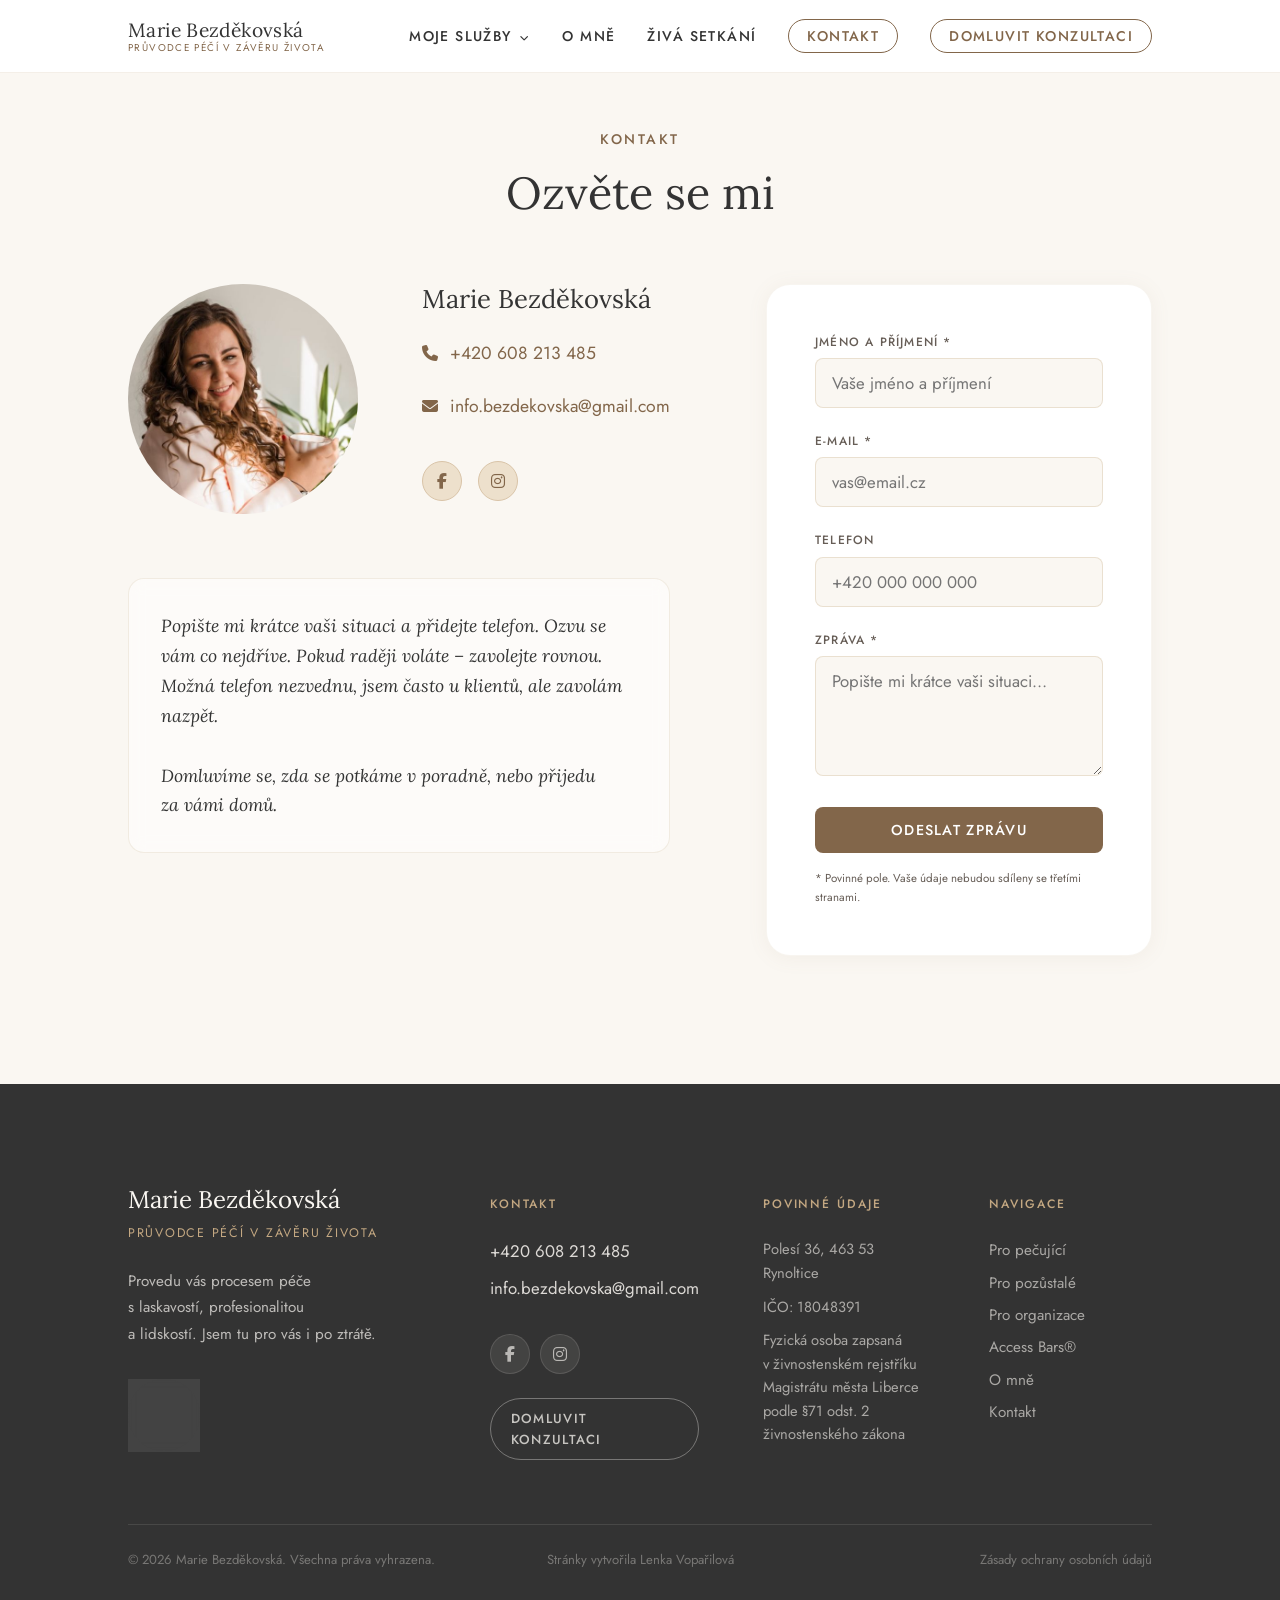
<file: kontakt.html>
﻿<!DOCTYPE html>
<html lang="cs">

<head>
    <meta charset="UTF-8">
    <meta name="viewport" content="width=device-width, initial-scale=1.0">
    <meta name="robots" content="index, follow">

    <!-- SEO -->
    <title>Kontakt | Marie Bezděkovská – Průvodce péčí v závěru života</title>
    <meta name="description"
        content="Ozvěte se mi – jsem tu pro pečující, pozůstalé i každého, kdo potřebuje průvodce péčí v závěru života. Kontakt, formulář a sociální sítě.">
    <link rel="canonical" href="https://mariebezdekovska.cz/kontakt.html">

    <!-- Open Graph -->
    <meta property="og:title" content="Kontakt | Marie Bezděkovská">
    <meta property="og:description"
        content="Ozvěte se mi – jsem tu pro pečující, pozůstalé i každého, kdo potřebuje průvodce péčí v závěru života.">
    <meta property="og:image" content="https://mariebezdekovska.cz/Obrazky/marie_hero.jpg">
    <meta property="og:image:width" content="1365">
    <meta property="og:image:height" content="1365">
    <meta property="og:image:type" content="image/jpeg">
    <meta property="og:url" content="https://mariebezdekovska.cz/kontakt.html">
    <meta property="og:type" content="website">
    <meta property="og:locale" content="cs_CZ">
    <meta property="og:site_name" content="Marie Bezděkovská">

    <!-- Favicon -->
    <link rel="icon" type="image/svg+xml" href="favicon.svg">

    <!-- Fonts -->
    <link rel="preconnect" href="https://fonts.googleapis.com">
    <link rel="preconnect" href="https://fonts.gstatic.com" crossorigin>
    <link
        href="https://fonts.googleapis.com/css2?family=Lora:ital,wght@0,400;0,500;0,600;1,400;1,500&family=Jost:wght@300;400;500&display=swap"
        rel="stylesheet">

    <!-- Font Awesome – asynchronní načítání, neklíčové pro první render -->
    <link rel="stylesheet" href="https://cdnjs.cloudflare.com/ajax/libs/font-awesome/6.5.1/css/all.min.css"
        media="print" onload="this.media='all'">
    <noscript>
        <link rel="stylesheet" href="https://cdnjs.cloudflare.com/ajax/libs/font-awesome/6.5.1/css/all.min.css">
    </noscript>

    <link rel="stylesheet" href="style.css?v=260729">
</head>

<body>

    <!-- ====================================================
     NAVIGATION
==================================================== -->
    <nav class="nav" id="nav" aria-label="Hlavní navigace">
        <div class="nav__inner">

            <a href="/" class="nav__logo" aria-label="Marie Bezděkovská – zpět na úvod">
                Marie Bezděkovská
                <small>Průvodce péčí v&nbsp;závěru života</small>
            </a>

            <ul class="nav__links" role="list">
                <li class="nav__item">
                    <button class="nav__link" aria-haspopup="true" aria-expanded="false"
                        style="background:none;border:none;cursor:pointer;font-family:inherit;">
                        Moje služby <i class="fa-solid fa-chevron-down" style="font-size:.55rem;margin-left:3px;"
                            aria-hidden="true"></i>
                    </button>
                    <ul class="nav__dropdown" role="list" aria-label="Podmenu Moje služby">
                        <li><a href="/pecujici" class="nav__drop-link">Pro pečující</a></li>
                        <li><a href="/pozustali" class="nav__drop-link">Pro pozůstalé</a></li>
                        <li><a href="/organizace" class="nav__drop-link">Pro organizace</a></li>
                        <li><a href="/access-bars" class="nav__drop-link">Access Bars®</a></li>
                    </ul>
                </li>
                <li class="nav__item"><a href="/o-mne" class="nav__link">O&nbsp;mně</a></li>
                <li class="nav__item"><a href="/besedy" class="nav__link">Živá setkání</a></li>
                <li class="nav__item"><a href="/kontakt" class="nav__link nav__link--btn">Kontakt</a></li>
                <li class="nav__item"><a href="https://calendly.com/info-bezdekovska" class="nav__link nav__link--cta" target="_blank" rel="noopener noreferrer">Domluvit konzultaci</a></li>
            </ul>

            <button class="nav__burger" id="burger" aria-label="Otevřít menu" aria-expanded="false"
                aria-controls="mobileNav">
                <span></span><span></span><span></span>
            </button>
        </div>

        <!-- Mobile drawer -->
        <nav class="nav__mobile" id="mobileNav" aria-label="Mobilní navigace">
            <a href="/#sluzby" class="nav__mob-link">Moje služby</a>
            <a href="/pecujici" class="nav__mob-link nav__mob-link--sub">Pro pečující</a>
            <a href="/pozustali" class="nav__mob-link nav__mob-link--sub">Pro pozůstalé</a>
            <a href="/organizace" class="nav__mob-link nav__mob-link--sub">Pro organizace</a>
            <a href="/access-bars" class="nav__mob-link nav__mob-link--sub">Access Bars®</a>
            <a href="/o-mne" class="nav__mob-link">O&nbsp;mně</a>
            <a href="/besedy" class="nav__mob-link">Živá setkání</a>
            <a href="/kontakt" class="nav__mob-link nav__mob-link--btn">Kontakt</a>
            <a href="https://calendly.com/info-bezdekovska" class="nav__mob-link nav__mob-link--cta" target="_blank" rel="noopener noreferrer">Domluvit konzultaci</a>
        </nav>
    </nav>

    <main>

        <!-- ====================================================
     CONTACT
==================================================== -->
        <section class="contact section--bg" id="kontakt" aria-labelledby="contact-h">
            <div class="container">

                <div class="section-header reveal" style="margin-bottom:var(--s6);">
                    <span class="eyebrow">Kontakt</span>
                    <h2 id="contact-h">Ozvěte se mi</h2>
                </div>

                <div class="contact__grid">

                    <!-- Info -->
                    <div class="contact__left reveal">

                        <div class="contact__top-row">
                            <div class="contact__photo-wrap">
                                <img src="Obrazky/marie_kontakt_2026.jpg" alt="Marie Bezděkovská" loading="lazy">
                            </div>

                            <div class="contact__right">
                                <div class="contact__info">
                                    <h3 style="font-family:var(--font-h);font-size:1.6rem;margin-bottom:var(--s3);">
                                        Marie Bezděkovská
                                    </h3>
                                    <div class="contact__detail">
                                        <i class="fa-solid fa-phone" aria-hidden="true"></i>
                                        <p><a href="tel:+420608213485">+420&nbsp;608&nbsp;213&nbsp;485</a></p>
                                    </div>
                                    <div class="contact__detail">
                                        <i class="fa-solid fa-envelope" aria-hidden="true"></i>
                                        <p><a href="mailto:info.bezdekovska@gmail.com">info.bezdekovska@gmail.com</a>
                                        </p>
                                    </div>
                                    <div class="contact__socials" style="margin-top:var(--s2);">
                                        <a href="https://www.facebook.com/opeciazaveru" class="social-btn"
                                            target="_blank" rel="noopener noreferrer"
                                            aria-label="Facebook – Marie Bezděkovská">
                                            <i class="fa-brands fa-facebook-f" aria-hidden="true"></i>
                                        </a>
                                        <a href="https://www.instagram.com/poradna_mala_pruvodcepeci" class="social-btn"
                                            target="_blank" rel="noopener noreferrer"
                                            aria-label="Instagram – Poradna Malá">
                                            <i class="fa-brands fa-instagram" aria-hidden="true"></i>
                                        </a>
                                    </div>
                                </div>
                            </div>
                        </div>

                        <p class="contact__note">
                            Popište mi krátce vaši situaci a&nbsp;přidejte telefon.
                            Ozvu se vám co&nbsp;nejdříve. Pokud raději voláte – zavolejte rovnou.
                            Možná telefon nezvednu, jsem často u&nbsp;klientů, ale zavolám nazpět.
                            <br><br>
                            Domluvíme se, zda se potkáme v&nbsp;poradně, nebo přijedu za&nbsp;vámi domů.
                        </p>

                    </div>

                    <!-- Form -->
                    <div class="cform reveal rv-d2">
                        <form action="https://formspree.io/f/mvzlqkdd" method="POST" novalidate
                            aria-label="Kontaktní formulář">
                            <!-- Honeypot – anti-spam -->
                            <label class="hp-field" for="hp-website" aria-hidden="true">Nevyplňujte</label>
                            <input class="hp-field" type="text" id="hp-website" name="website" tabindex="-1"
                                autocomplete="off" aria-hidden="true">

                            <div class="cform__group">
                                <label class="cform__label" for="fname">Jméno a příjmení *</label>
                                <input type="text" id="fname" name="name" class="cform__input"
                                    placeholder="Vaše jméno a příjmení" required autocomplete="name">
                            </div>

                            <div class="cform__group">
                                <label class="cform__label" for="femail">E-mail *</label>
                                <input type="email" id="femail" name="email" class="cform__input"
                                    placeholder="vas@email.cz" required autocomplete="email">
                            </div>

                            <div class="cform__group">
                                <label class="cform__label" for="fphone">Telefon</label>
                                <input type="tel" id="fphone" name="phone" class="cform__input"
                                    placeholder="+420 000 000 000" autocomplete="tel">
                            </div>

                            <div class="cform__group">
                                <label class="cform__label" for="fmsg">Zpráva *</label>
                                <textarea id="fmsg" name="message" class="cform__textarea"
                                    placeholder="Popište mi krátce vaši situaci…" required></textarea>
                            </div>

                            <button type="submit" class="btn btn--primary" style="width:100%;justify-content:center;">
                                Odeslat zprávu
                            </button>

                            <p class="cform__notice">* Povinné pole. Vaše údaje nebudou sdíleny se třetími stranami.</p>
                        </form>
                    </div>

                </div>
            </div>
        </section>

    </main><!-- /main -->


    <!-- ====================================================
     FOOTER
==================================================== -->
    <footer class="footer" aria-label="Patička webu">
        <div class="container">
            <div class="footer__inner">

                <!-- Brand -->
                <div>

                    <p class="footer__name">Marie Bezděkovská</p>
                    <p class="footer__tagline">Průvodce péčí v&nbsp;závěru života</p>
                    <p class="footer__blurb">
                        Provedu vás procesem péče s&nbsp;laskavostí,
                        profesionalitou a&nbsp;lidskostí. Jsem tu pro&nbsp;vás i&nbsp;po&nbsp;ztrátě.
                    </p>
                    <div class="footer__icon">
                        <img src="Obrazky/Ikony/holubice.png" alt="">
                    </div>
                </div>

                <!-- Kontakt -->
                <div>
                    <p class="footer__head">Kontakt</p>
                    <div class="footer__ci footer__ci--highlight"><a href="tel:+420608213485">+420&nbsp;608&nbsp;213&nbsp;485</a>
                    </div>
                    <div class="footer__ci footer__ci--highlight"><a href="mailto:info.bezdekovska@gmail.com">info.bezdekovska@gmail.com</a>
                    </div>
                    <div class="footer__socials">
                        <a href="https://www.facebook.com/opeciazaveru" class="social-btn social-btn--dark"
                            target="_blank" rel="noopener noreferrer" aria-label="Facebook">
                            <i class="fa-brands fa-facebook-f" aria-hidden="true"></i>
                        </a>
                        <a href="https://www.instagram.com/poradna_mala_pruvodcepeci"
                            class="social-btn social-btn--dark" target="_blank" rel="noopener noreferrer"
                            aria-label="Instagram">
                            <i class="fa-brands fa-instagram" aria-hidden="true"></i>
                        </a>
                    </div>
                    <a href="https://calendly.com/info-bezdekovska" class="footer__cta-btn" target="_blank" rel="noopener noreferrer">Domluvit konzultaci</a>
                </div>

                <!-- Povinné údaje -->
                <div>
                    <p class="footer__head">Povinné údaje</p>
                    <div class="footer__ci"><span>Polesí 36, 463&nbsp;53 Rynoltice</span>
                    </div>
                    <div class="footer__ci"><span>IČO: 18048391</span>
                    </div>
                    <div class="footer__ci"><span>Fyzická osoba zapsaná v&nbsp;živnostenském rejstříku Magistrátu města Liberce podle §71
                            odst. 2 živnostenského zákona</span>
                    </div>
                </div>

                <!-- Navigace -->
                <nav aria-label="Navigace v patičce">
                    <p class="footer__head">Navigace</p>
                    <a href="/pecujici" class="footer__link">Pro pečující</a>
                    <a href="/pozustali" class="footer__link">Pro pozůstalé</a>
                    <a href="/organizace" class="footer__link">Pro organizace</a>
                    <a href="/access-bars" class="footer__link">Access Bars®</a>
                    <a href="/o-mne" class="footer__link">O&nbsp;mně</a>
                    <a href="/kontakt" class="footer__link">Kontakt</a>
                </nav>

            </div>

            <div class="footer__bottom">
                <p class="footer__copy">&copy; 2026 Marie Bezděkovská. Všechna práva vyhrazena.</p>
                <p class="footer__credit">Str&#225;nky vytvo&#345;ila <a href="https://voparilova.cz/">Lenka Vopa&#345;ilov&#225;</a></p>
                <p class="footer__legal"><a href="gdpr.html">Zásady ochrany osobních údajů</a></p>
            </div>
        </div>
    </footer>


    <!-- Back to top -->
    <button id="backToTop" aria-label="Zpět nahoru">
        <i class="fa-solid fa-chevron-up" aria-hidden="true"></i>
    </button>

    <!-- ====================================================
     JAVASCRIPT
==================================================== -->
    <script>
        // ── Navigation: scroll shadow ─────────────────────
        const nav = document.getElementById('nav');
        window.addEventListener('scroll', () => {
            nav.classList.toggle('scrolled', window.scrollY > 20);
        }, { passive: true });

        // ── Hamburger ─────────────────────────────────────
        const burger = document.getElementById('burger');
        const mobileNav = document.getElementById('mobileNav');

        burger.addEventListener('click', () => {
            const open = mobileNav.classList.toggle('open');
            burger.classList.toggle('open', open);
            burger.setAttribute('aria-expanded', open);
        });

        // close drawer when a link is tapped
        mobileNav.querySelectorAll('a').forEach(a => {
            a.addEventListener('click', () => {
                mobileNav.classList.remove('open');
                burger.classList.remove('open');
                burger.setAttribute('aria-expanded', 'false');
            });
        });

        // ── Scroll reveal ─────────────────────────────────
        const observer = new IntersectionObserver(entries => {
            entries.forEach(e => {
                if (e.isIntersecting) {
                    e.target.classList.add('visible');
                    observer.unobserve(e.target);
                }
            });
        }, { threshold: 0.1, rootMargin: '0px 0px -40px 0px' });

        document.querySelectorAll('.reveal').forEach(el => observer.observe(el));

        // ── Honeypot guard ────────────────────────────────
        const form = document.querySelector('form');
        if (form) {
            form.addEventListener('submit', e => {
                if (form.querySelector('[name="website"]').value) {
                    e.preventDefault();
                }
            });
        }

        // ── Back to top ───────────────────────────────────
        const btt = document.getElementById('backToTop');
        window.addEventListener('scroll', () => {
            btt.classList.toggle('visible', window.scrollY > 400);
        }, { passive: true });
        btt.addEventListener('click', () => window.scrollTo({ top: 0, behavior: 'smooth' }));
    </script>

    <script src="cookie-banner.js"></script>
</body>

</html>
</file>
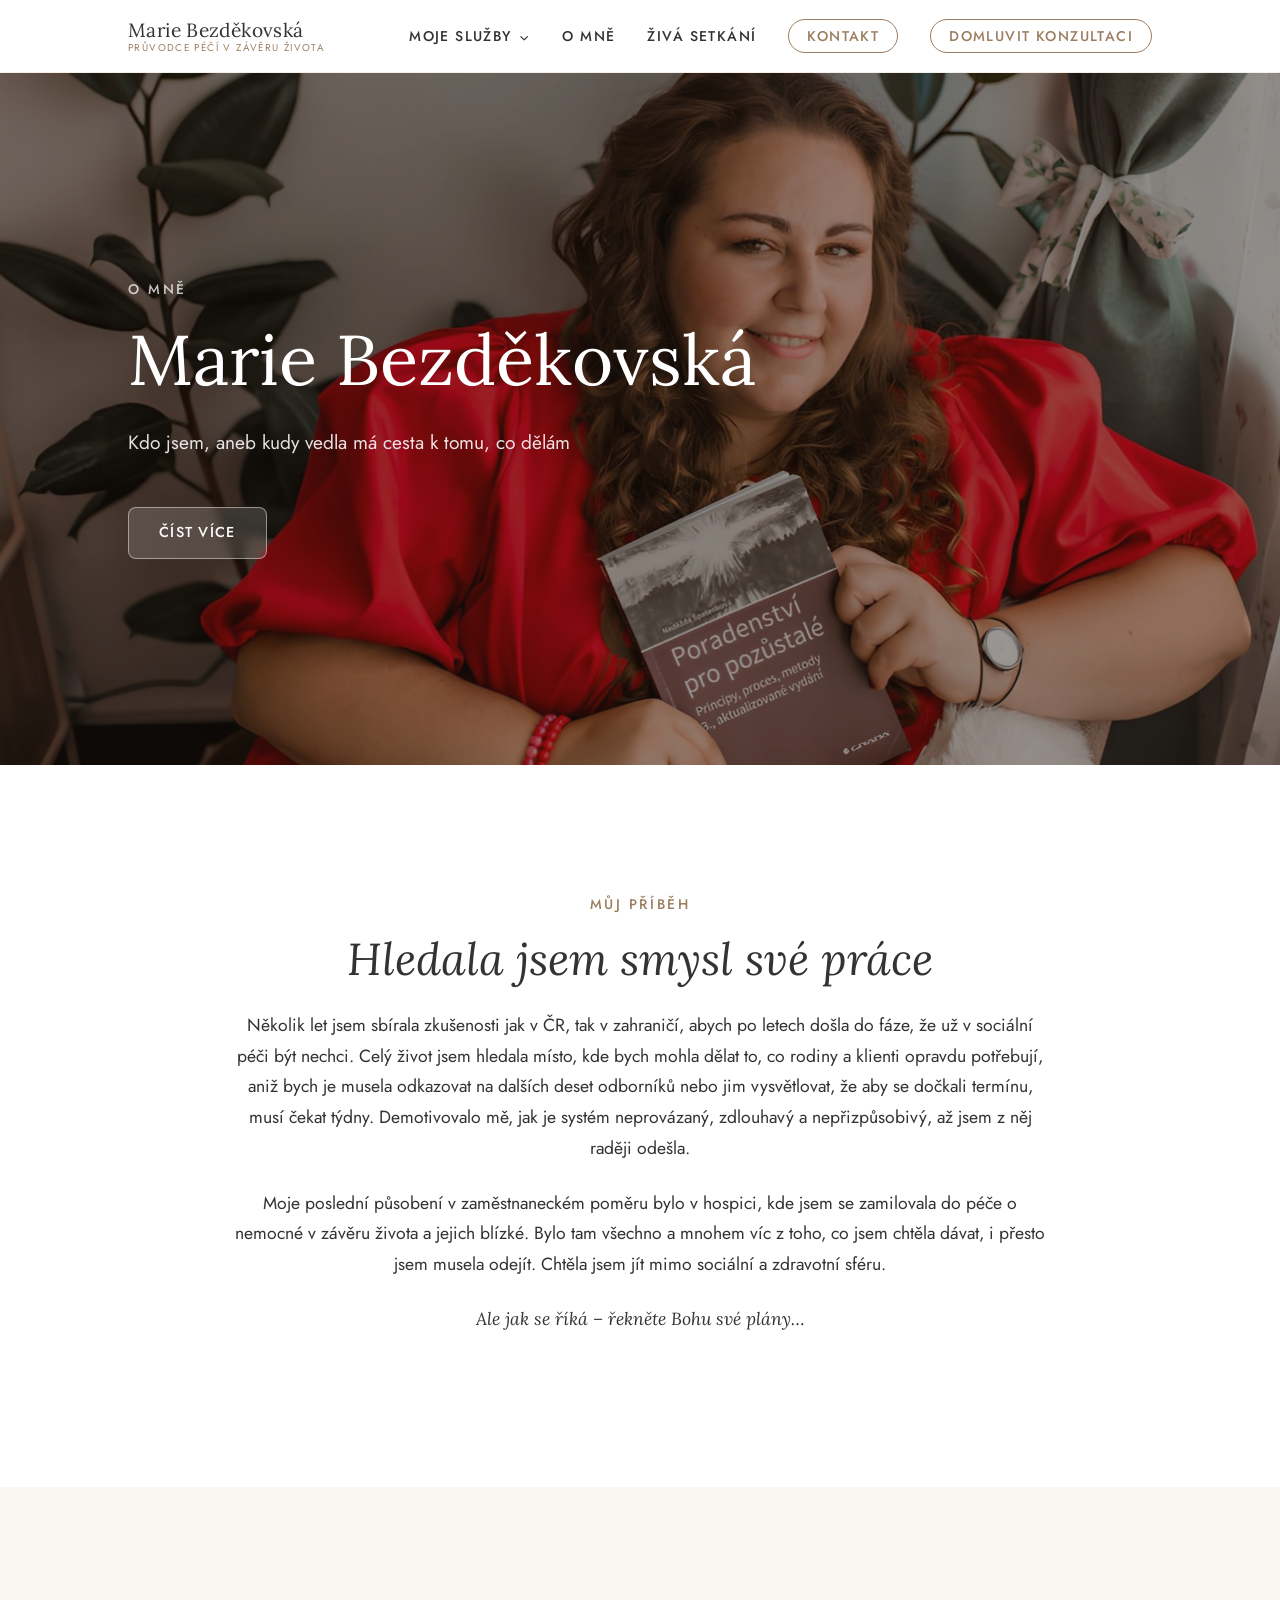
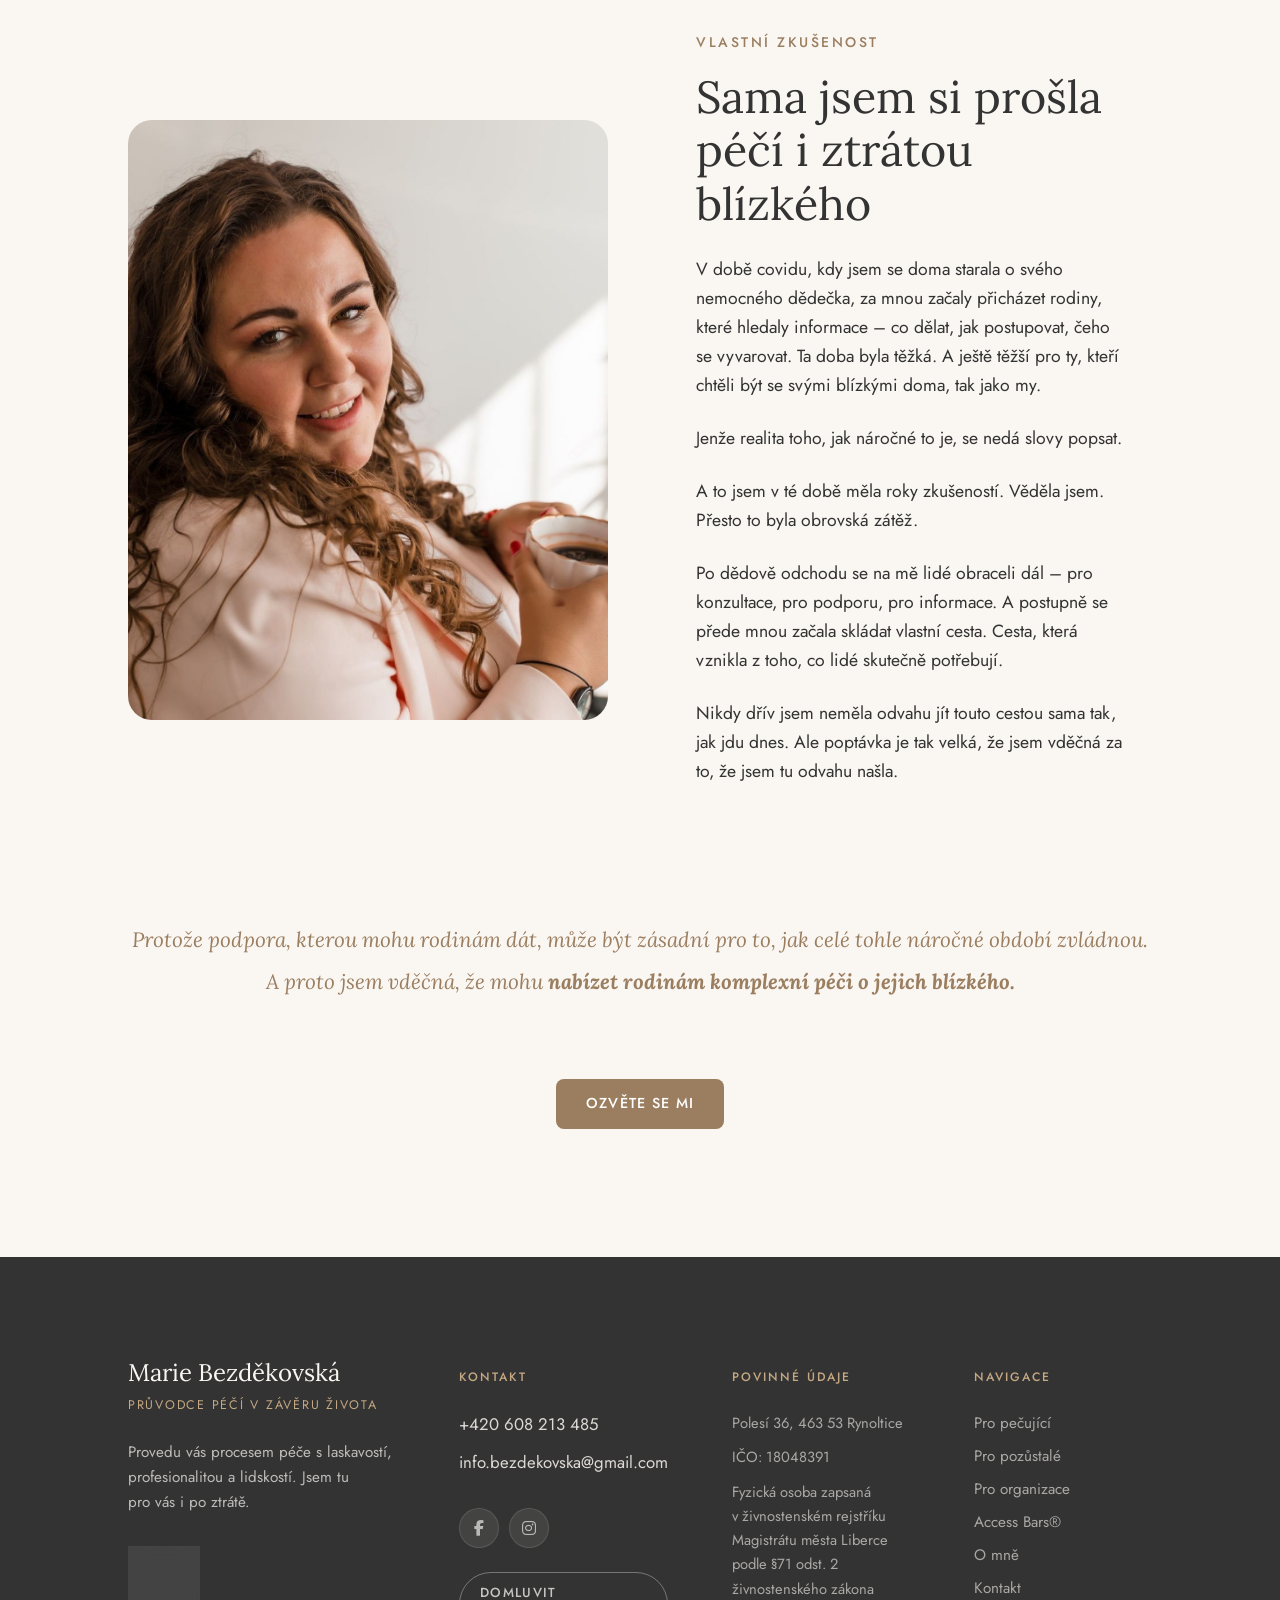
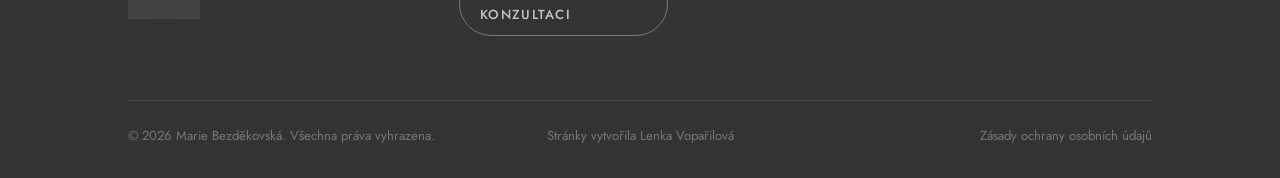
<file: o-mne.html>
﻿<!DOCTYPE html>
<html lang="cs">

<head>
    <meta charset="UTF-8">
    <meta name="viewport" content="width=device-width, initial-scale=1.0">
    <meta name="robots" content="index, follow">

    <!-- SEO -->
    <title>O mně | Marie Bezděkovská – Průvodce péčí v závěru života</title>
    <meta name="description"
        content="Aneb kudy vedla má cesta k tomu, co dělám. Marie Bezděkovská – průvodce péčí v závěru života, poradkyně pro pečující a pozůstalé, facilitátorka Access Bars®.">
    <link rel="canonical" href="https://mariebezdekovska.cz/o-mne.html">

    <!-- Open Graph -->
    <meta property="og:title" content="O mně | Marie Bezděkovská">
    <meta property="og:description"
        content="Aneb kudy vedla má cesta k tomu, co dělám. Průvodce péčí v závěru života s vlastní zkušeností pečující i pozůstalé.">
    <meta property="og:image" content="https://mariebezdekovska.cz/Obrazky/marie_o_mne_2026.jpg">
    <meta property="og:image:width" content="1365">
    <meta property="og:image:height" content="1365">
    <meta property="og:image:type" content="image/jpeg">
    <meta property="og:url" content="https://mariebezdekovska.cz/o-mne.html">
    <meta property="og:type" content="website">
    <meta property="og:locale" content="cs_CZ">
    <meta property="og:site_name" content="Marie Bezděkovská">

    <!-- Favicon -->
    <link rel="icon" type="image/svg+xml" href="favicon.svg">

    <!-- Fonts -->
    <link rel="preconnect" href="https://fonts.googleapis.com">
    <link rel="preconnect" href="https://fonts.gstatic.com" crossorigin>
    <link
        href="https://fonts.googleapis.com/css2?family=Lora:ital,wght@0,400;0,500;0,600;1,400;1,500&family=Jost:wght@300;400;500&display=swap"
        rel="stylesheet">

    <!-- Font Awesome -->
    <link rel="stylesheet" href="https://cdnjs.cloudflare.com/ajax/libs/font-awesome/6.5.1/css/all.min.css">

    <!-- Structured Data -->
    <script type="application/ld+json">
    {
      "@context": "https://schema.org",
      "@type": "Person",
      "name": "Marie Bezděkovská",
      "jobTitle": "Průvodce péčí v závěru života",
      "description": "Poradkyně pro pečující a pozůstalé, lektorka workshopů pro organizace, facilitátorka Access Bars®.",
      "url": "https://mariebezdekovska.cz/o-mne.html",
      "image": "https://mariebezdekovska.cz/Obrazky/marie_o_mne_2026.jpg",
      "telephone": "+420608213485",
      "email": "info.bezdekovska@gmail.com",
      "address": {
        "@type": "PostalAddress",
        "streetAddress": "Polesí 36",
        "postalCode": "46353",
        "addressLocality": "Rynoltice",
        "addressCountry": "CZ"
      },
      "sameAs": [
        "https://www.facebook.com/opeciazaveru",
        "https://www.instagram.com/poradna_mala_pruvodcepeci"
      ]
    }
    </script>

    <style>
        :root {
            --bg: #FAF7F2;
            --bg-alt: #EDE0CC;
            --sand: #D9C4A8;
            --gold: #C4A882;
            --cta: #9B7E60;
            --cta-hover: #7A6248;
            --text: #333333;
            --text-muted: #8A8078;
            --white: #FFFFFF;
            --font-h: 'Lora', Georgia, serif;
            --font-b: 'Jost', system-ui, sans-serif;
            --r-sm: 8px;
            --r-md: 16px;
            --r-lg: 24px;
            --shadow: 0 2px 20px rgba(155, 126, 96, 0.08);
            --shadow-hover: 0 8px 36px rgba(155, 126, 96, 0.15);
            --s1: 8px;
            --s2: 16px;
            --s3: 24px;
            --s4: 32px;
            --s5: 48px;
            --s6: 64px;
            --s7: 96px;
            --s8: 128px;
        }

        *,
        *::before,
        *::after {
            box-sizing: border-box;
            margin: 0;
            padding: 0;
        }

        html {
            scroll-behavior: smooth;
            font-size: 16px;
            scroll-padding-top: 80px;
        }

        body {
            font-family: var(--font-b);
            color: var(--text);
            background: var(--bg);
            line-height: 1.65;
            -webkit-font-smoothing: antialiased;
        }

        img {
            max-width: 100%;
            display: block;
        }

        a {
            color: inherit;
            text-decoration: none;
        }

        ul {
            list-style: none;
        }

        h1,
        h2,
        h3,
        h4,
        h5,
        h6 {
            font-family: var(--font-h);
            font-weight: 400;
            line-height: 1.2;
            color: var(--text);
        }

        h1 {
            font-size: clamp(2.6rem, 5.5vw, 4.6rem);
        }

        h2 {
            font-size: clamp(2rem, 3.5vw, 3rem);
        }

        h3 {
            font-size: clamp(1.25rem, 2vw, 1.7rem);
        }

        h4 {
            font-size: clamp(1.05rem, 1.5vw, 1.25rem);
        }

        p {
            font-size: 1.1rem;
            line-height: 1.65;
        }

        .container {
            width: 100%;
            padding-inline: var(--s8);
        }

        .section {
            padding: var(--s8) 0;
        }

        .section--white {
            background: var(--white);
        }

        .section--bg {
            background: var(--bg);
        }

        .eyebrow {
            display: block;
            font-family: var(--font-b);
            font-size: 0.87rem;
            font-weight: 500;
            letter-spacing: 0.18em;
            text-transform: uppercase;
            color: var(--cta);
            margin-bottom: var(--s2);
        }

        .divider {
            width: 44px;
            height: 1px;
            background: var(--gold);
            margin: var(--s3) auto;
        }

        .divider--left {
            margin-left: 0;
        }

        .btn {
            display: inline-flex;
            align-items: center;
            gap: var(--s1);
            padding: 13px 30px;
            border-radius: var(--r-sm);
            font-family: var(--font-b);
            font-size: 0.9rem;
            font-weight: 500;
            letter-spacing: 0.09em;
            text-transform: uppercase;
            cursor: pointer;
            border: none;
            transition: background 0.3s, color 0.3s, transform 0.25s, box-shadow 0.3s;
        }

        .btn--primary {
            background: var(--cta);
            color: var(--white);
        }

        .btn--primary:hover {
            background: var(--cta-hover);
            transform: translateY(-2px);
            box-shadow: 0 6px 20px rgba(155, 126, 96, 0.28);
        }

        .btn--outline {
            background: transparent;
            color: var(--cta);
            border: 1.5px solid var(--cta);
        }

        .btn--outline:hover {
            background: var(--cta);
            color: var(--white);
            transform: translateY(-2px);
        }

        .nav {
            position: fixed;
            inset: 0 0 auto;
            z-index: 200;
            background: var(--white);
            border-bottom: 1px solid rgba(196, 168, 130, 0.18);
            transition: box-shadow 0.3s;
        }

        .nav.scrolled {
            box-shadow: 0 2px 24px rgba(155, 126, 96, 0.12);
        }

        .nav__inner {
            width: 100%;
            padding-inline: var(--s8);
            height: 72px;
            display: flex;
            align-items: center;
            justify-content: space-between;
        }

        .nav__logo {
            font-family: var(--font-h);
            font-size: 1.2rem;
            font-weight: 400;
            letter-spacing: 0.02em;
            line-height: 1.2;
        }

        .nav__logo small {
            display: block;
            font-family: var(--font-b);
            font-size: 0.62rem;
            letter-spacing: 0.14em;
            text-transform: uppercase;
            color: var(--cta);
            font-weight: 400;
        }

        .nav__links {
            display: flex;
            align-items: center;
            gap: var(--s4);
        }

        .nav__item {
            position: relative;
        }

        .nav__link {
            font-size: 0.88rem;
            font-weight: 500;
            letter-spacing: 0.1em;
            text-transform: uppercase;
            color: var(--text);
            padding-bottom: 3px;
            position: relative;
            transition: color 0.22s;
        }

        .nav__link::after {
            content: '';
            position: absolute;
            bottom: -2px;
            left: 0;
            width: 0;
            height: 1px;
            background: var(--cta);
            transition: width 0.3s;
        }

        .nav__link:hover {
            color: var(--cta);
        }

        .nav__link:hover::after {
            width: 100%;
        }

        .nav__link--btn {
            border: 1.5px solid var(--cta);
            border-radius: 50px;
            padding: 6px 18px;
            color: var(--cta);
            transition: background 0.22s, color 0.22s;
        }

        .nav__link--btn::after {
            display: none;
        }

        .nav__link--btn:hover {
            background: var(--cta);
            color: var(--white);
        }

        .nav__link--cta {
            border: 1.5px solid var(--cta);
            border-radius: 50px;
            padding: 6px 18px;
            color: var(--cta);
            transition: background 0.22s, color 0.22s;
        }

        .nav__link--cta::after {
            display: none;
        }

        .nav__link--cta:hover {
            background: var(--cta);
            color: var(--white);
        }

        .nav__dropdown {
            position: absolute;
            top: calc(100% + 14px);
            left: 50%;
            transform: translateX(-50%);
            background: var(--white);
            border: 1px solid rgba(196, 168, 130, 0.18);
            border-radius: var(--r-md);
            padding: var(--s1) 0;
            min-width: 195px;
            box-shadow: var(--shadow);
            opacity: 0;
            visibility: hidden;
            pointer-events: none;
            transition: opacity 0.22s, visibility 0.22s, top 0.22s;
        }

        .nav__item:hover .nav__dropdown,
        .nav__item:focus-within .nav__dropdown {
            opacity: 1;
            visibility: visible;
            pointer-events: auto;
            top: calc(100% + 8px);
        }

        .nav__item:hover::before {
            content: '';
            position: absolute;
            top: 100%;
            left: -10px;
            right: -10px;
            height: 12px;
        }

        .nav__drop-link {
            display: block;
            padding: 9px 20px;
            font-size: 0.9rem;
            font-weight: 500;
            letter-spacing: 0.05em;
            color: var(--text);
            transition: background 0.18s, color 0.18s;
        }

        .nav__drop-link:hover {
            background: var(--bg-alt);
            color: var(--cta);
        }

        .nav__burger {
            display: none;
            flex-direction: column;
            gap: 5px;
            background: none;
            border: none;
            cursor: pointer;
            padding: 4px;
        }

        .nav__burger span {
            display: block;
            width: 24px;
            height: 1.5px;
            background: var(--text);
            transition: transform 0.3s, opacity 0.3s;
        }

        .nav__burger.open span:nth-child(1) {
            transform: translateY(6.5px) rotate(45deg);
        }

        .nav__burger.open span:nth-child(2) {
            opacity: 0;
        }

        .nav__burger.open span:nth-child(3) {
            transform: translateY(-6.5px) rotate(-45deg);
        }

        .nav__mobile {
            display: none;
            flex-direction: column;
            background: var(--white);
            border-top: 1px solid var(--sand);
            max-height: 0;
            overflow: hidden;
            transition: max-height 0.4s ease;
        }

        .nav__mobile.open {
            max-height: 600px;
        }

        .nav__mob-link {
            display: block;
            padding: 11px 24px;
            font-size: 0.94rem;
            font-weight: 500;
            letter-spacing: 0.07em;
            text-transform: uppercase;
            color: var(--text);
            border-bottom: 1px solid rgba(196, 168, 130, 0.14);
            transition: color 0.18s;
        }

        .nav__mob-link--sub {
            padding-left: 40px;
            font-size: 0.84rem;
            font-weight: 500;
            text-transform: none;
            letter-spacing: 0.03em;
            color: var(--text-muted);
        }

        .nav__mob-link--btn {
            align-self: flex-start;
            margin: 12px 24px;
            padding: 10px 20px;
            border: 1.5px solid var(--cta);
            border-radius: 50px;
            color: var(--cta);
            text-align: center;
            letter-spacing: 0.1em;
        }

        .nav__mob-link:hover {
            color: var(--cta);
        }

        .nav__mob-link--cta {
            align-self: flex-start;
            margin: 12px 24px;
            padding: 10px 20px;
            border: 1.5px solid var(--cta);
            border-radius: 50px;
            color: var(--cta);
            text-align: center;
            letter-spacing: 0.1em;
        }

        /* HERO */
        .page-hero {
            padding-top: 72px;
            min-height: 85vh;
            position: relative;
            display: flex;
            align-items: center;
            overflow: hidden;
        }

        .page-hero__bg {
            position: absolute;
            inset: 0;
            background-color: #3a3028;
            background-size: cover;
            background-position: center;
        }

        .page-hero__overlay {
            position: absolute;
            inset: 0;
            background: rgba(30, 22, 14, 0.45);
        }

        .page-hero__content {
            position: relative;
            z-index: 1;
            display: flex;
            flex-direction: column;
            align-items: flex-start;
            padding: var(--s6) var(--s8);
        }

        .page-hero__content .eyebrow {
            color: rgba(255, 255, 255, 0.75);
        }

        .page-hero__title {
            margin-bottom: var(--s3);
            color: var(--white);
        }

        .page-hero__content .divider--left {
            background: rgba(255, 255, 255, 0.45);
        }

        .page-hero__lead {
            font-size: 1.2rem;
            line-height: 1.75;
            color: rgba(255, 255, 255, 0.88);
            max-width: 480px;
            margin-bottom: var(--s5);
        }

        .btn--glass {
            background: rgba(255, 255, 255, 0.15);
            backdrop-filter: blur(4px);
            -webkit-backdrop-filter: blur(4px);
            border: 1.5px solid rgba(255, 255, 255, 0.45);
            color: #fff;
        }

        .btn--glass:hover {
            background: rgba(255, 255, 255, 0.28);
            transform: translateY(-2px);
            box-shadow: 0 6px 24px rgba(30, 22, 14, 0.2);
        }

        .intro {
            padding: var(--s8) 0;
        }

        .intro__inner {
            max-width: 820px;
            margin-inline: auto;
            text-align: center;
        }

        .intro__title {
            margin-bottom: var(--s3);
            font-style: italic;
        }

        .intro__text {
            margin-bottom: var(--s3);
            font-size: 1.1rem;
            line-height: 1.75;
            color: var(--text);
        }

        .section-header {
            text-align: center;
            margin-bottom: var(--s6);
        }

        .section-header h2 {
            margin-bottom: var(--s3);
        }

        /* SPLIT */
        .split {
            padding: var(--s8) 0;
        }

        .split__grid {
            display: grid;
            grid-template-columns: 1fr 1fr;
            gap: var(--s6);
            align-items: center;
        }

        .split__grid--flip {
            direction: rtl;
        }

        .split__grid--flip>* {
            direction: ltr;
        }

        .split__img-wrap {
            border-radius: var(--r-lg);
            overflow: hidden;
        }

        .split__img {
            width: 100%;
            height: 100%;
            object-fit: cover;
            transition: transform 0.55s ease;
        }

        .split__img-wrap:hover .split__img {
            transform: scale(1.04);
        }

        .split__body {
            padding: var(--s2) var(--s3);
        }

        .split__body h2 {
            margin-bottom: var(--s3);
        }

        .split__text {
            margin-bottom: var(--s3);
            color: var(--text);
        }

        .pull-quote {
            font-family: var(--font-h);
            font-style: italic;
            font-size: 1.15rem;
            color: var(--cta);
            line-height: 1.7;
            margin-block: var(--s4);
        }

        .highlight-box {
            background: rgba(255, 255, 255, 0.55);
            backdrop-filter: blur(8px);
            border: 1px solid rgba(196, 168, 130, 0.2);
            border-radius: var(--r-md);
            padding: var(--s4) var(--s5);
            margin-block: var(--s4);
        }

        .highlight-box p {
            font-family: var(--font-h);
            font-style: italic;
            font-size: 1.1rem;
            line-height: 1.7;
        }

        /* HODNOTY */
        .values-grid {
            display: grid;
            grid-template-columns: repeat(3, 1fr);
            gap: var(--s3);
        }

        .value-card {
            background: var(--white);
            border-radius: var(--r-lg);
            padding: var(--s4);
            border: 1px solid rgba(196, 168, 130, 0.14);
            box-shadow: var(--shadow);
            transition: box-shadow 0.3s;
        }

        .value-card:hover {
            box-shadow: var(--shadow-hover);
        }

        .value-card__icon {
            width: 64px;
            height: 64px;
            border-radius: 50%;
            background: var(--bg);
            display: flex;
            align-items: center;
            justify-content: center;
            margin-bottom: var(--s3);
            color: var(--cta);
            font-size: 1.4rem;
        }

        .value-card__title {
            font-family: var(--font-h);
            font-size: 1.1rem;
            font-weight: 600;
            color: var(--cta);
            margin-bottom: var(--s2);
        }

        .value-card__text {
            font-size: 1.1rem;
            line-height: 1.65;
            color: var(--text);
        }

        /* FOTO GRID */
        .photo-row {
            display: grid;
            grid-template-columns: 1fr 1fr;
            gap: var(--s3);
            margin-top: var(--s5);
        }

        .photo-row__img {
            border-radius: var(--r-lg);
            overflow: hidden;
            aspect-ratio: 3/4;
        }

        .photo-row__img img {
            width: 100%;
            height: 100%;
            object-fit: cover;
            transition: transform 0.55s ease;
        }

        .photo-row__img:hover img {
            transform: scale(1.04);
        }

        /* CONTACT */
        .contact {
            padding: var(--s8) 0;
        }

        .contact__grid {
            display: grid;
            grid-template-columns: 1fr 1fr;
            gap: var(--s7);
            align-items: start;
        }

        .contact__left {
            display: flex;
            flex-direction: column;
            gap: var(--s6);
        }

        .contact__top-row {
            display: flex;
            flex-direction: row;
            align-items: flex-start;
            gap: var(--s6);
        }

        .contact__photo-wrap {
            width: 230px;
            height: 230px;
            border-radius: 50%;
            overflow: hidden;
            flex-shrink: 0;
        }

        .contact__photo-wrap img {
            width: 100%;
            height: 100%;
            object-fit: cover;
            object-position: top;
            display: block;
        }

        .contact__right {
            display: flex;
            flex-direction: column;
            flex: 1;
        }

        .contact__info {
            display: flex;
            flex-direction: column;
            justify-content: flex-start;
        }

        .contact__detail {
            display: flex;
            align-items: center;
            gap: 12px;
            margin-bottom: var(--s3);
        }

        .contact__detail i {
            color: var(--cta);
            width: 16px;
            flex-shrink: 0;
        }

        .contact__detail p {
            font-size: 1.1rem;
        }

        .contact__detail a {
            color: var(--cta);
            text-decoration: underline;
            text-decoration-color: transparent;
            transition: text-decoration-color 0.2s;
        }

        .contact__detail a:hover {
            text-decoration-color: var(--cta);
        }

        .contact__socials {
            display: flex;
            gap: var(--s2);
            margin-top: var(--s4);
        }

        .social-btn {
            width: 40px;
            height: 40px;
            border-radius: 50%;
            background: var(--bg-alt);
            border: 1px solid var(--sand);
            display: flex;
            align-items: center;
            justify-content: center;
            color: var(--cta);
            transition: background 0.3s, color 0.3s, transform 0.25s;
        }

        .social-btn:hover {
            background: var(--cta);
            color: var(--white);
            transform: translateY(-2px);
        }

        .contact__note {
            padding: var(--s4);
            background: rgba(255, 255, 255, 0.55);
            backdrop-filter: blur(8px);
            border: 1px solid rgba(196, 168, 130, 0.2);
            border-radius: var(--r-md);
            font-family: var(--font-h);
            font-style: italic;
            font-size: 1.1rem;
            line-height: 1.7;
            color: #333333;
            width: 100%;
            transition: box-shadow 0.3s;
        }

        .contact__note:hover {
            box-shadow: var(--shadow-hover);
        }

        .cform {
            background: var(--white);
            border-radius: var(--r-lg);
            padding: var(--s5);
            box-shadow: var(--shadow);
            border: 1px solid rgba(196, 168, 130, 0.12);
        }

        .cform__group {
            margin-bottom: var(--s3);
        }

        .cform__label {
            display: block;
            font-size: 0.75rem;
            font-weight: 500;
            letter-spacing: 0.1em;
            text-transform: uppercase;
            color: var(--text-muted);
            margin-bottom: 6px;
        }

        .cform__input,
        .cform__textarea {
            width: 100%;
            padding: 12px 16px;
            border: 1.5px solid var(--sand);
            border-radius: var(--r-sm);
            font-family: var(--font-b);
            font-size: 1.05rem;
            color: var(--text);
            background: var(--bg);
            outline: none;
            transition: border-color 0.22s, box-shadow 0.22s;
        }

        .cform__input:focus,
        .cform__textarea:focus {
            border-color: var(--cta);
            box-shadow: 0 0 0 3px rgba(155, 126, 96, 0.1);
        }

        .cform__textarea {
            min-height: 120px;
            resize: vertical;
        }

        .hp-field {
            position: absolute;
            left: -9999px;
            visibility: hidden;
            pointer-events: none;
        }

        .cform__notice {
            font-size: 0.72rem;
            color: var(--text-muted);
            margin-top: var(--s2);
        }

        /* FOOTER */
        .footer {
            background: var(--text);
            color: rgba(250, 247, 242, 0.7);
            padding: var(--s7) 0 var(--s4);
        }

        .footer__inner {
            display: grid;
            grid-template-columns: 1.5fr 1fr 1fr 1fr;
            gap: var(--s6);
            margin-bottom: var(--s6);
            align-items: first baseline;
        }

        .footer__name {
            font-family: var(--font-h);
            font-size: 1.5rem;
            color: var(--bg);
            margin-bottom: 3px;
        }

        .footer__tagline {
            font-size: 0.78rem;
            letter-spacing: 0.14em;
            text-transform: uppercase;
            color: var(--gold);
            margin-bottom: var(--s3);
        }

        .footer__blurb {
            font-size: 0.95rem;
            line-height: 1.65;
            max-width: 280px;
        }

        .footer__socials {
            display: flex;
            gap: 10px;
            margin-top: var(--s4);
        }

        .footer__cta-btn {
            display: inline-block;
            margin-top: var(--s3);
            padding: 9px 20px;
            border: 1.5px solid rgba(250, 247, 242, 0.35);
            border-radius: 50px;
            font-size: 0.82rem;
            font-weight: 500;
            letter-spacing: 0.1em;
            text-transform: uppercase;
            color: rgba(250, 247, 242, 0.75);
            transition: background 0.22s, border-color 0.22s, color 0.22s;
        }

        .footer__cta-btn:hover {
            background: var(--cta);
            border-color: var(--cta);
            color: var(--white);
        }

        .footer__head {
            font-size: 0.76rem;
            font-weight: 500;
            letter-spacing: 0.16em;
            text-transform: uppercase;
            color: var(--gold);
            margin-bottom: var(--s3);
        }

        .footer__link {
            display: block;
            font-size: 0.95rem;
            color: rgba(250, 247, 242, 0.6);
            padding-bottom: 8px;
            transition: color 0.2s;
        }

        .footer__link:hover {
            color: var(--bg);
        }

        .footer__ci {
            display: flex;
            align-items: baseline;
            gap: 10px;
            margin-bottom: 10px;
        }

        .footer__ci i {
            color: var(--gold);
            font-size: 0.8rem;
            flex-shrink: 0;
            width: 1.1em;
            text-align: center;
        }

        .footer__ci a,
        .footer__ci span {
            font-size: 0.92rem;
            color: rgba(250, 247, 242, 0.6);
            transition: color 0.2s;
        }

        .footer__ci a:hover {
            color: var(--bg);
        }

        .footer__ci--highlight a {
            font-size: 1.05rem;
            color: rgba(250, 247, 242, 0.85);
        }

        .footer__ci--highlight a:hover {
            color: var(--bg);
        }

        .footer__icon {
            width: 72px;
            height: 72px;
            border-radius: 50%;
            background: rgba(255, 255, 255, 0.08);
            backdrop-filter: blur(4px);
            border: 1px solid rgba(255, 255, 255, 0.1);
            display: flex;
            align-items: center;
            justify-content: center;
            margin-top: var(--s4);
            padding: 8px;
        }

        .footer__icon img {
            width: 100%;
            height: 100%;
            object-fit: contain;
        }

        .footer__bottom {
            border-top: 1px solid rgba(250, 247, 242, 0.1);
            padding-top: var(--s3);
            display: flex;
            justify-content: space-between;
            align-items: center;
            flex-wrap: wrap;
            gap: var(--s2);
        }

        .footer__bottom p {
            font-size: 0.82rem;
            color: rgba(250, 247, 242, 0.35);
        }

        .footer__copy {
            flex: 1;
        }

        .footer__credit {
            flex: 1;
            text-align: center;
        }

        .footer__credit a {
            color: rgba(250, 247, 242, 0.35);
            text-decoration: underline;
            text-decoration-color: transparent;
            transition: color 0.2s, text-decoration-color 0.2s;
        }

        .footer__credit a:hover {
            color: rgba(250, 247, 242, 0.7);
        }

        .footer__legal {
            flex: 1;
            text-align: right;
        }

        .footer__legal a {
            color: rgba(250, 247, 242, 0.35);
            text-decoration: underline;
            text-decoration-color: transparent;
            transition: color 0.2s, text-decoration-color 0.2s;
        }

        .footer__legal a:hover {
            color: rgba(250, 247, 242, 0.7);
            text-decoration-color: rgba(250, 247, 242, 0.4);
        }

        .social-btn--dark {
            background: rgba(250, 247, 242, 0.08);
            border-color: rgba(250, 247, 242, 0.12);
            color: rgba(250, 247, 242, 0.65);
        }

        .social-btn--dark:hover {
            background: var(--cta);
            color: var(--white);
        }

        .reveal {
            opacity: 0;
            transform: translateY(30px);
            transition: opacity 0.7s ease, transform 0.7s ease;
        }

        .reveal.visible {
            opacity: 1;
            transform: translateY(0);
        }

        .rv-d1 {
            transition-delay: 0.1s;
        }

        .rv-d2 {
            transition-delay: 0.2s;
        }

        .rv-d3 {
            transition-delay: 0.3s;
        }

        @media (max-width: 1024px) {
            .container {
                padding-inline: var(--s5);
            }

            .nav__inner {
                padding-inline: var(--s5);
            }

            .values-grid {
                grid-template-columns: 1fr 1fr;
            }

            .footer__inner {
                grid-template-columns: 1fr 1fr;
            }
        }

        @media (max-width: 768px) {
            :root {
                --s8: 80px;
                --s7: 60px;
            }

            .container {
                padding-inline: 20px;
            }

            .nav__inner {
                padding-inline: 20px;
            }

            .nav__links {
                display: none;
            }

            .nav__burger {
                display: flex;
            }

            .nav__mobile {
                display: flex;
            }

            .page-hero {
                min-height: 78vh;
            }

            .page-hero__bg {
                background-position: 75% 40% !important;
            }

            .page-hero__content {
                padding: var(--s4) 20px;
                align-items: center;
                text-align: center;
            }

            .page-hero__content .divider--left {
                margin-left: auto;
            }

            .page-hero__title {
                white-space: normal;
            }

            .split__grid,
            .split__grid--flip {
                grid-template-columns: 1fr;
                direction: ltr;
            }

            .values-grid {
                grid-template-columns: 1fr;
            }

            .photo-row {
                grid-template-columns: 1fr;
            }

            .contact__grid {
                grid-template-columns: 1fr;
                gap: var(--s5);
            }

            .contact__top-row {
                flex-direction: column;
                align-items: center;
                gap: var(--s4);
            }

            .contact__photo-wrap {
                width: 160px;
                height: 160px;
            }

            .contact__right {
                align-items: center;
                text-align: center;
            }

            .contact__detail {
                justify-content: center;
            }

            .contact__detail p,
            .contact__detail a {
                word-break: break-word;
                overflow-wrap: break-word;
            }

            .contact__socials {
                justify-content: center;
            }

            .footer .container {
                padding-inline: var(--s4);
            }

            .footer__inner {
                grid-template-columns: 1fr;
                gap: var(--s5);
            }

            .footer__bottom {
                flex-direction: column;
                text-align: center;
            }

            .footer__legal {
                text-align: center;
            }
        }

        @media (max-width: 480px) {
            .btn {
                justify-content: center;
            }
        }
    </style>
</head>

<body>

    <!-- NAVIGATION -->
    <nav class="nav" id="nav" aria-label="Hlavní navigace">
        <div class="nav__inner">
            <a href="/" class="nav__logo" aria-label="Marie Bezděkovská – zpět na úvod">
                Marie Bezděkovská
                <small>Průvodce péčí v&nbsp;závěru života</small>
            </a>
            <ul class="nav__links" role="list">
                <li class="nav__item">
                    <button class="nav__link" aria-haspopup="true"
                        style="background:none;border:none;cursor:pointer;font-family:inherit;">
                        Moje služby <i class="fa-solid fa-chevron-down" style="font-size:.55rem;margin-left:3px;"
                            aria-hidden="true"></i>
                    </button>
                    <ul class="nav__dropdown" role="list" aria-label="Podmenu Moje služby">
                        <li><a href="/pecujici" class="nav__drop-link">Pro pečující</a></li>
                        <li><a href="/pozustali" class="nav__drop-link">Pro pozůstalé</a></li>
                        <li><a href="/organizace" class="nav__drop-link">Pro organizace</a></li>
                        <li><a href="/access-bars" class="nav__drop-link">Access Bars®</a></li>
                    </ul>
                </li>
                <li class="nav__item"><a href="/o-mne" class="nav__link" aria-current="page">O&nbsp;mně</a></li>
                <li class="nav__item"><a href="/besedy" class="nav__link">Živá setkání</a></li>
                <li class="nav__item"><a href="/kontakt" class="nav__link nav__link--btn">Kontakt</a></li>
                <li class="nav__item"><a href="https://calendly.com/info-bezdekovska" class="nav__link nav__link--cta" target="_blank" rel="noopener noreferrer">Domluvit konzultaci</a></li>
            </ul>
            <button class="nav__burger" id="burger" aria-label="Otevřít menu" aria-expanded="false"
                aria-controls="mobileNav">
                <span></span><span></span><span></span>
            </button>
        </div>
        <nav class="nav__mobile" id="mobileNav" aria-label="Mobilní navigace">
            <a href="/#sluzby" class="nav__mob-link">Moje služby</a>
            <a href="/pecujici" class="nav__mob-link nav__mob-link--sub">Pro pečující</a>
            <a href="/pozustali" class="nav__mob-link nav__mob-link--sub">Pro pozůstalé</a>
            <a href="/organizace" class="nav__mob-link nav__mob-link--sub">Pro organizace</a>
            <a href="/access-bars" class="nav__mob-link nav__mob-link--sub">Access Bars®</a>
            <a href="/o-mne" class="nav__mob-link">O&nbsp;mně</a>
            <a href="/besedy" class="nav__mob-link">Živá setkání</a>
            <a href="/kontakt" class="nav__mob-link nav__mob-link--btn">Kontakt</a>
            <a href="https://calendly.com/info-bezdekovska" class="nav__mob-link nav__mob-link--cta" target="_blank" rel="noopener noreferrer">Domluvit konzultaci</a>
        </nav>
    </nav>

    <main>

        <!-- HERO -->
        <section class="page-hero" aria-labelledby="ph-title">
            <div class="page-hero__bg"
                style="background-image: url('Obrazky/o_mne_hero_2026.jpg'); background-position: center 15%;"
                aria-hidden="true"></div>
            <div class="page-hero__overlay" aria-hidden="true"></div>
            <div class="page-hero__content">
                <span class="eyebrow">O mně</span>
                <h1 class="page-hero__title" id="ph-title">Marie Bezděkovská</h1>
                <p class="page-hero__lead">Kdo jsem, aneb kudy vedla má&nbsp;cesta k&nbsp;tomu, co dělám</p>
                <a href="#pribeh" class="btn btn--glass">Číst více</a>
            </div>
        </section>


        <!-- PŘÍBĚH -->
        <section class="intro section--white" id="pribeh" aria-labelledby="pribeh-h">
            <div class="container">
                <div class="intro__inner">
                    <span class="eyebrow reveal">Můj příběh</span>
                    <h2 class="intro__title reveal" id="pribeh-h">Hledala jsem smysl své práce</h2>
                    <p class="intro__text reveal">
                        Několik let jsem sbírala zkušenosti jak v ČR, tak v zahraničí, abych po letech došla do fáze, že
                        už v sociální péči být nechci. Celý život jsem hledala místo, kde bych mohla dělat to, co rodiny
                        a klienti opravdu potřebují, aniž bych je musela odkazovat na dalších deset odborníků nebo jim
                        vysvětlovat, že aby se dočkali termínu, musí čekat týdny. Demotivovalo mě, jak je systém
                        neprovázaný, zdlouhavý a nepřizpůsobivý, až jsem z něj raději odešla.
                    </p>
                    <p class="intro__text reveal">
                        Moje poslední působení v zaměstnaneckém poměru bylo v hospici, kde jsem se zamilovala do péče o
                        nemocné v závěru života a jejich blízké. Bylo tam všechno a mnohem víc z toho, co jsem chtěla
                        dávat, i přesto jsem musela odejít. Chtěla jsem jít mimo sociální a zdravotní sféru.
                    </p>
                    <p class="intro__text reveal" style="font-family:var(--font-h);font-style:italic;">
                        Ale jak se říká – řekněte Bohu své plány…
                    </p>
                </div>
            </div>
        </section>


        <!-- VLASTNÍ ZKUŠENOST -->
        <section class="section section--bg" aria-labelledby="zkusenost-h">
            <div class="container">
                <div class="split__grid">
                    <div class="split__img-wrap reveal" style="aspect-ratio: 4/5; align-self: center;">
                        <img src="Obrazky/marie_muj_pribeh_2026.jpg" alt="Marie Bezděkovská" class="split__img" loading="lazy"
                            width="600" height="900">
                    </div>
                    <div class="split__body reveal rv-d2">
                        <span class="eyebrow">Vlastní zkušenost</span>
                        <h2 id="zkusenost-h">Sama jsem si prošla péčí i ztrátou blízkého</h2>
                        <p class="split__text">
                            V době covidu, kdy jsem se doma starala o svého nemocného dědečka, za mnou začaly přicházet
                            rodiny, které hledaly informace – co dělat, jak postupovat, čeho se vyvarovat. Ta doba byla
                            těžká. A ještě těžší pro ty, kteří chtěli být se svými blízkými doma, tak jako my.
                        </p>
                        <p class="split__text">
                            Jenže realita toho, jak náročné to je, se nedá slovy popsat.
                        </p>
                        <p class="split__text">
                            A to jsem v té době měla roky zkušeností. Věděla jsem. Přesto to byla obrovská zátěž.
                        </p>
                        <p class="split__text">
                            Po dědově odchodu se na mě lidé obraceli dál – pro konzultace, pro podporu, pro informace. A
                            postupně se přede mnou začala skládat vlastní cesta. Cesta, která vznikla z toho, co lidé
                            skutečně potřebují.
                        </p>
                        <p class="split__text">
                            Nikdy dřív jsem neměla odvahu jít touto cestou sama tak, jak jdu dnes. Ale poptávka je tak
                            velká, že jsem vděčná za to, že jsem tu odvahu našla.
                        </p>
                    </div>
                </div>
                <div style="margin-top:var(--s7);text-align:center">
                    <p class="pull-quote" style="font-size:1.3rem;margin-bottom:0.3em">Protože podpora, kterou mohu rodinám dát, může být zásadní pro to, jak celé tohle náročné období zvládnou.</p>
                    <p class="pull-quote" style="font-size:1.3rem;margin-top:0">A proto jsem vděčná, že mohu <strong>nabízet rodinám komplexní péči o jejich blízkého.</strong></p>
                    <a href="kontakt.html" class="btn btn--primary" style="margin-top:var(--s5);">Ozvěte se mi</a>
                </div>
            </div>
        </section>



    </main>

    <!-- FOOTER -->
    <footer class="footer" aria-label="Patička webu">
        <div class="container">
            <div class="footer__inner">
                <div>

                    <p class="footer__name">Marie Bezděkovská</p>
                    <p class="footer__tagline">Průvodce péčí v&nbsp;závěru života</p>
                    <p class="footer__blurb">Provedu vás procesem péče s&nbsp;laskavostí, profesionalitou
                        a&nbsp;lidskostí. Jsem tu pro&nbsp;vás i&nbsp;po&nbsp;ztrátě.</p>
                    <div class="footer__icon">
                        <img src="Obrazky/Ikony/holubice.png" alt="">
                    </div>
                </div>
                <div>
                    <p class="footer__head">Kontakt</p>
                    <div class="footer__ci footer__ci--highlight"><a href="tel:+420608213485">+420&nbsp;608&nbsp;213&nbsp;485</a></div>
                    <div class="footer__ci footer__ci--highlight"><a href="mailto:info.bezdekovska@gmail.com">info.bezdekovska@gmail.com</a></div>
                    <div class="footer__socials">
                        <a href="https://www.facebook.com/opeciazaveru" class="social-btn social-btn--dark" target="_blank" rel="noopener noreferrer" aria-label="Facebook"><i class="fa-brands fa-facebook-f" aria-hidden="true"></i></a>
                        <a href="https://www.instagram.com/poradna_mala_pruvodcepeci" class="social-btn social-btn--dark" target="_blank" rel="noopener noreferrer" aria-label="Instagram"><i class="fa-brands fa-instagram" aria-hidden="true"></i></a>
                    </div>
                    <a href="https://calendly.com/info-bezdekovska" class="footer__cta-btn" target="_blank" rel="noopener noreferrer">Domluvit konzultaci</a>
                </div>
                <div>
                    <p class="footer__head">Povinné údaje</p>
                    <div class="footer__ci"><span>Polesí 36, 463&nbsp;53 Rynoltice</span></div>
                    <div class="footer__ci"><span>IČO: 18048391</span></div>
                    <div class="footer__ci"><span>Fyzická osoba zapsaná v&nbsp;živnostenském rejstříku Magistrátu města Liberce podle §71 odst. 2 živnostenského zákona</span></div>
                </div>
                <nav aria-label="Navigace v patičce">
                    <p class="footer__head">Navigace</p>
                    <a href="/pecujici" class="footer__link">Pro pečující</a>
                    <a href="/pozustali" class="footer__link">Pro pozůstalé</a>
                    <a href="/organizace" class="footer__link">Pro organizace</a>
                    <a href="/access-bars" class="footer__link">Access Bars®</a>
                    <a href="/o-mne" class="footer__link">O&nbsp;mně</a>
                    <a href="/kontakt" class="footer__link">Kontakt</a>
                </nav>
            </div>
            <div class="footer__bottom">
                <p class="footer__copy">&copy; 2026 Marie Bezděkovská. Všechna práva vyhrazena.</p>
                <p class="footer__credit">Str&#225;nky vytvo&#345;ila <a href="https://voparilova.cz/">Lenka Vopa&#345;ilov&#225;</a></p>
                <p class="footer__legal"><a href="gdpr.html">Zásady ochrany osobních údajů</a></p>
            </div>
        </div>
    </footer>

    <script>
        const nav = document.getElementById('nav');
        window.addEventListener('scroll', () => { nav.classList.toggle('scrolled', window.scrollY > 20); }, { passive: true });
        const burger = document.getElementById('burger');
        const mobileNav = document.getElementById('mobileNav');
        burger.addEventListener('click', () => {
            const open = mobileNav.classList.toggle('open');
            burger.classList.toggle('open', open);
            burger.setAttribute('aria-expanded', open);
        });
        mobileNav.querySelectorAll('a').forEach(a => {
            a.addEventListener('click', () => { mobileNav.classList.remove('open'); burger.classList.remove('open'); burger.setAttribute('aria-expanded', 'false'); });
        });
        const observer = new IntersectionObserver(entries => {
            entries.forEach(e => { if (e.isIntersecting) { e.target.classList.add('visible'); observer.unobserve(e.target); } });
        }, { threshold: 0.1, rootMargin: '0px 0px -40px 0px' });
        document.querySelectorAll('.reveal').forEach(el => observer.observe(el));
        const form = document.querySelector('form');
        if (form) { form.addEventListener('submit', e => { if (form.querySelector('[name="website"]').value) e.preventDefault(); }); }
    </script>

    <style>
        #backToTop {
            position: fixed;
            bottom: 2rem;
            right: 2rem;
            width: 50px;
            height: 50px;
            border-radius: 50%;
            background: var(--white);
            color: var(--cta);
            border: 1.5px solid var(--sand);
            cursor: pointer;
            display: flex;
            align-items: center;
            justify-content: center;
            font-size: 1rem;
            box-shadow: 0 2px 12px rgba(155, 126, 96, 0.15);
            opacity: 0;
            transform: translateY(12px);
            transition: opacity 0.35s, transform 0.35s, background 0.2s, border-color 0.2s, box-shadow 0.2s;
            z-index: 900;
            pointer-events: none;
        }

        #backToTop.visible {
            opacity: 1;
            transform: translateY(0);
            pointer-events: auto;
        }

        #backToTop:hover {
            background: var(--bg-alt);
            border-color: var(--gold);
            box-shadow: 0 4px 20px rgba(155, 126, 96, 0.25);
        }
    </style>

    <button id="backToTop" aria-label="Zpět nahoru">
        <i class="fa-solid fa-chevron-up" aria-hidden="true"></i>
    </button>

    <script>
        const btt = document.getElementById('backToTop');
        window.addEventListener('scroll', () => {
            btt.classList.toggle('visible', window.scrollY > 400);
        }, { passive: true });
        btt.addEventListener('click', () => window.scrollTo({ top: 0, behavior: 'smooth' }));
    </script>

    <script src="cookie-banner.js"></script>
</body>

</html>
</file>
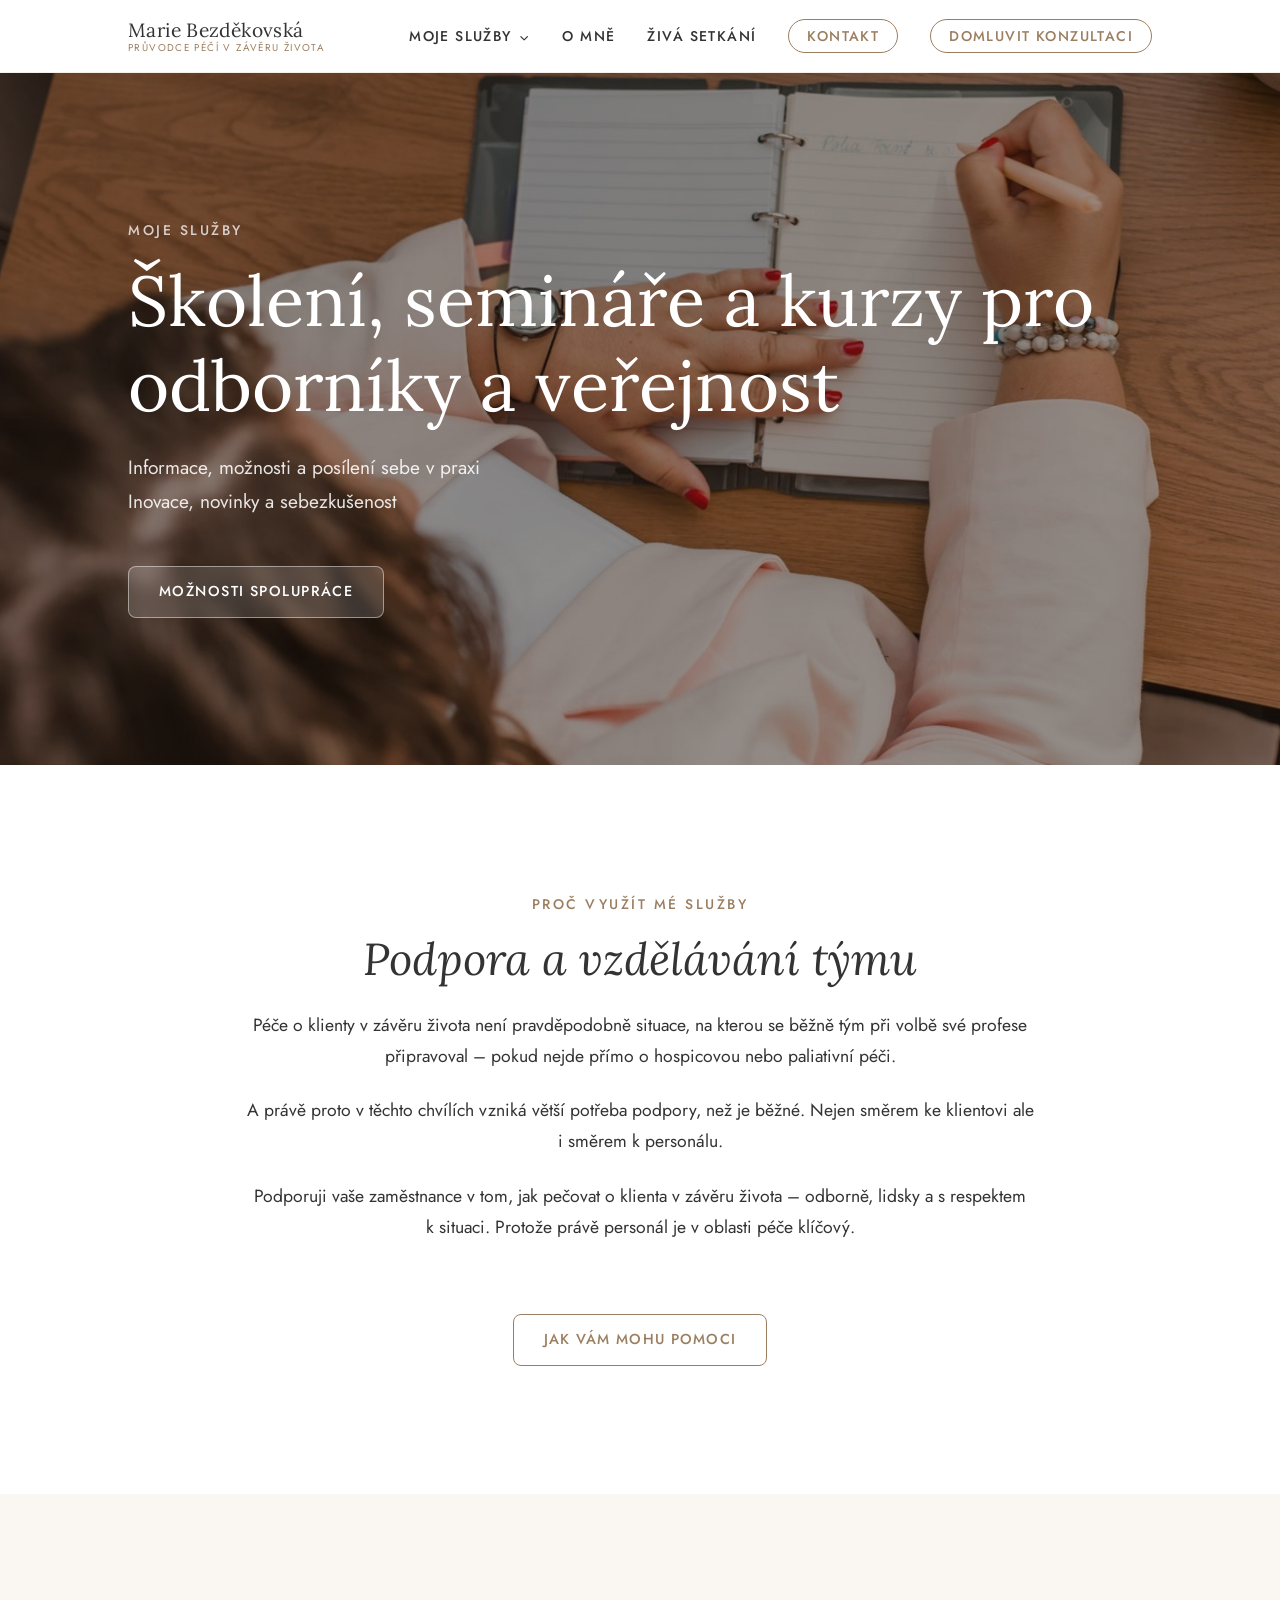
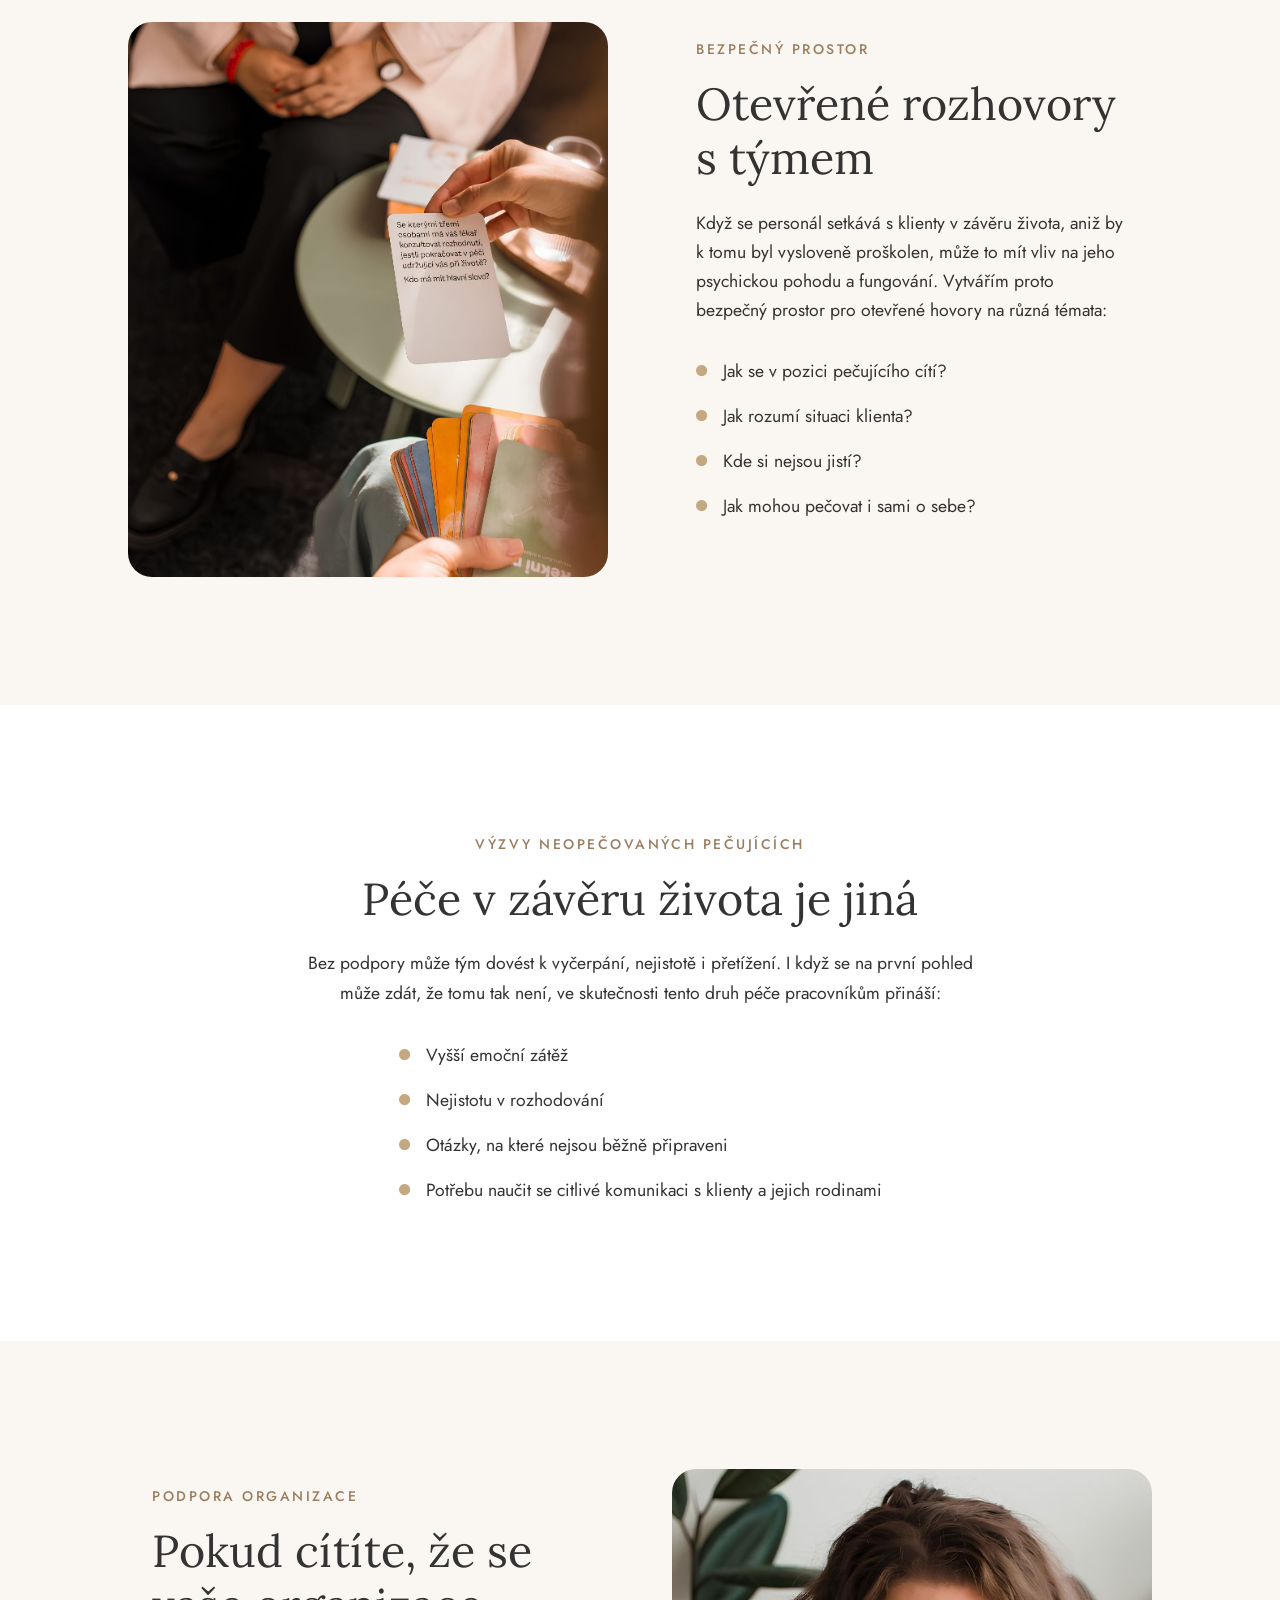
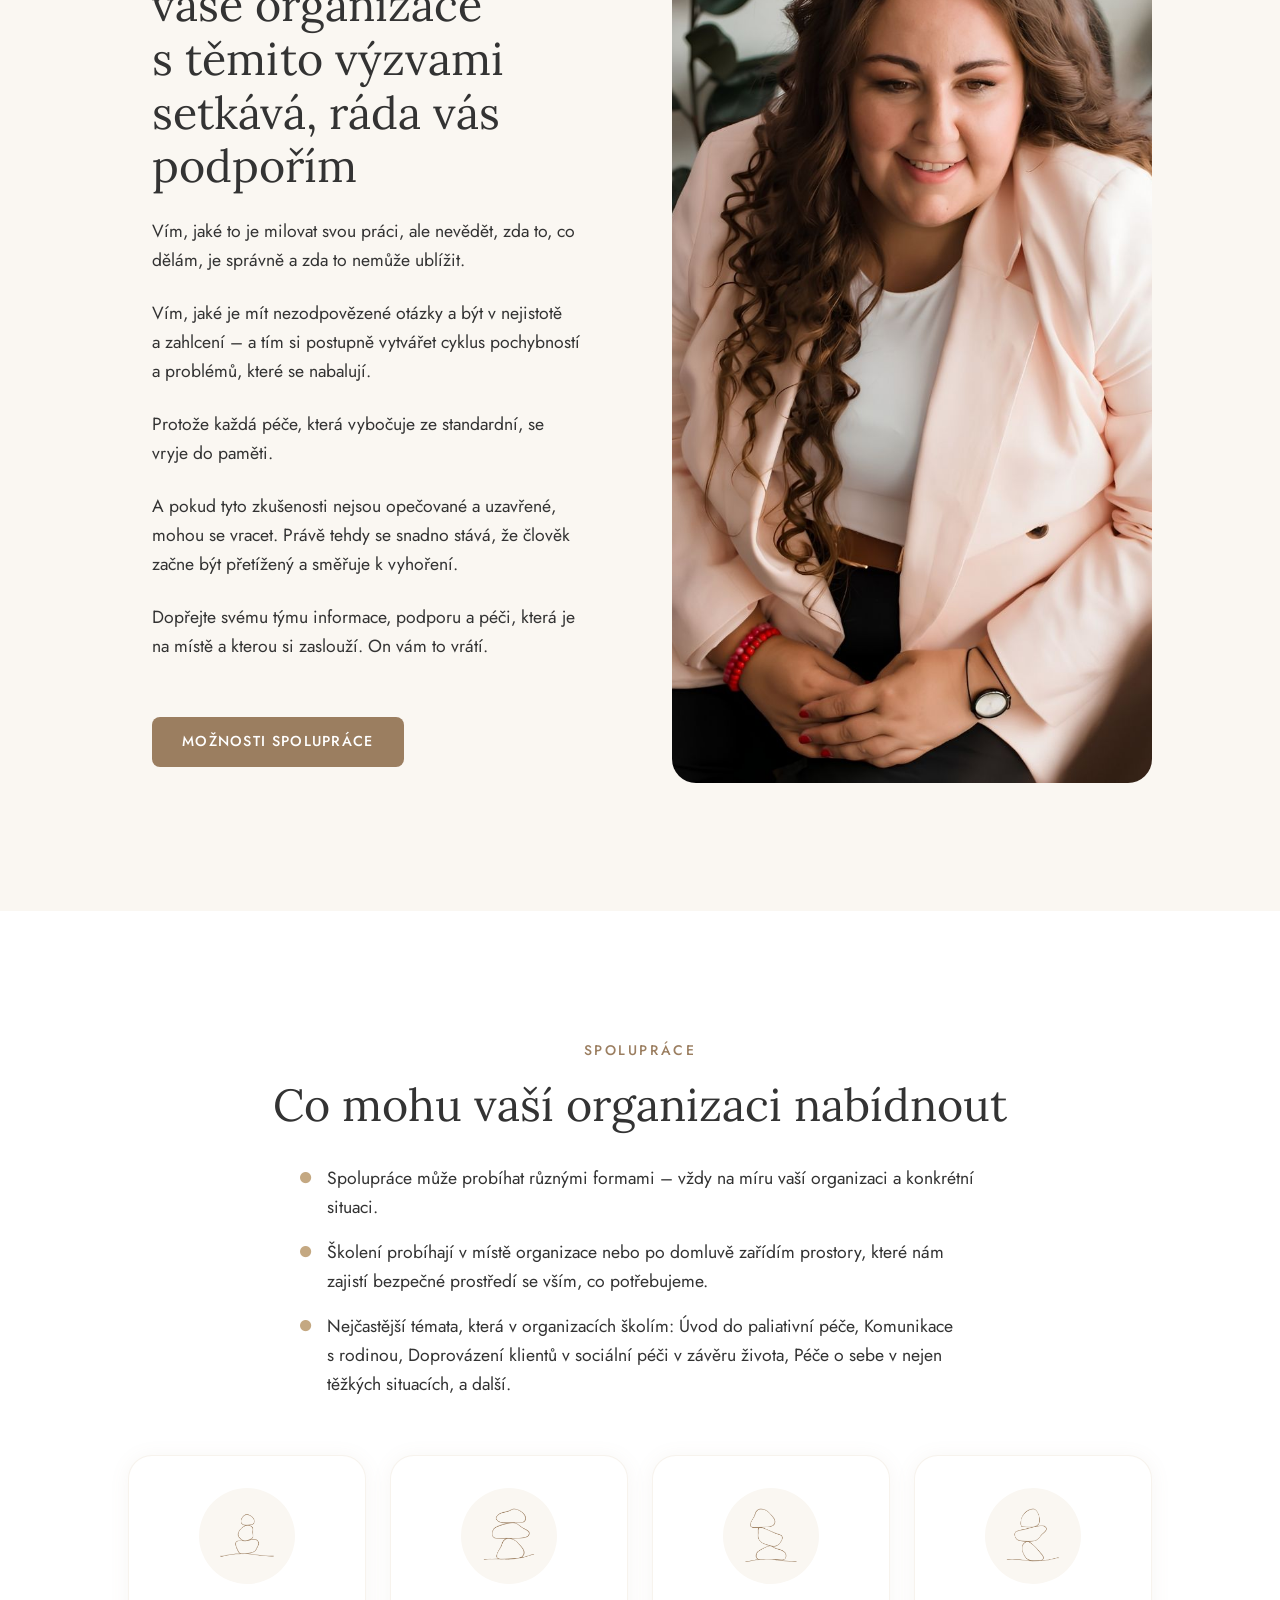
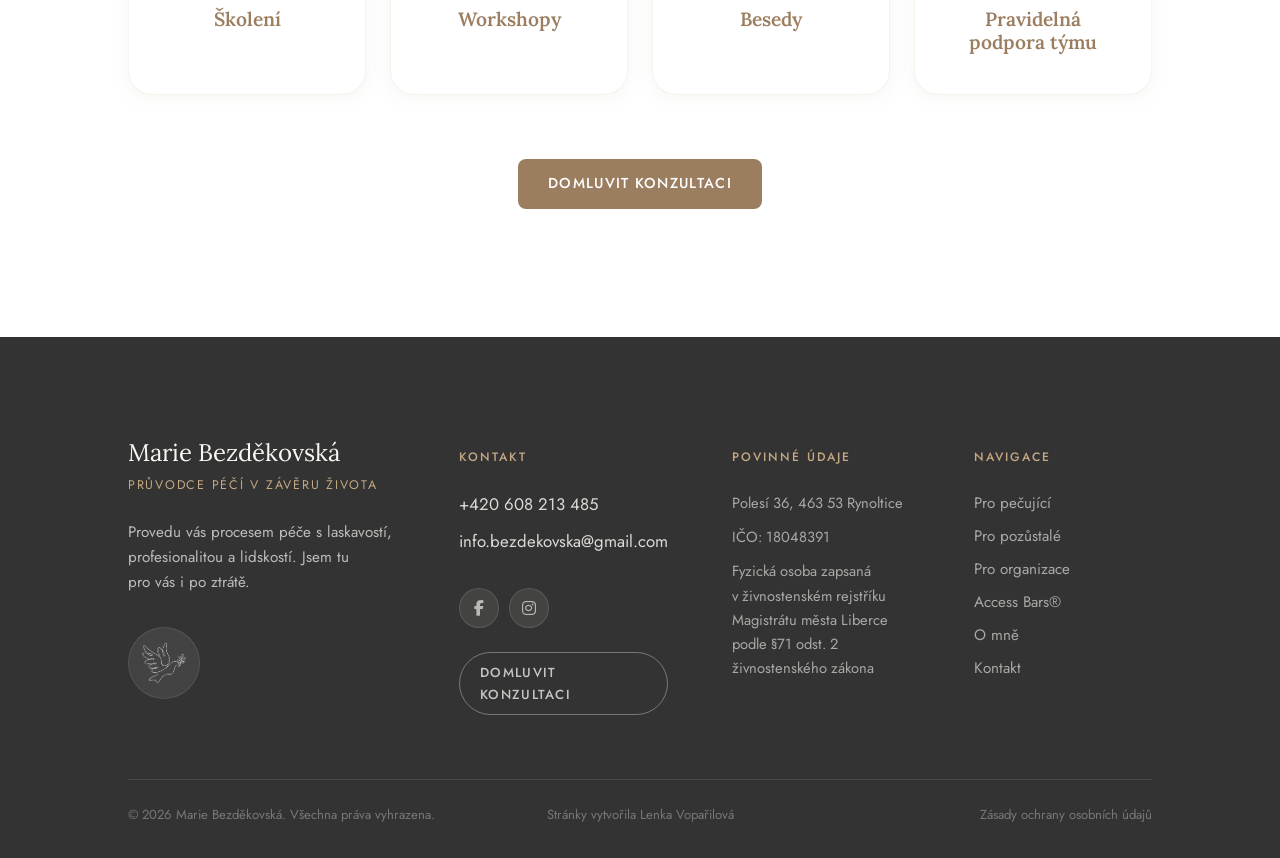
<file: organizace.html>
﻿<!DOCTYPE html>
<html lang="cs">

<head>
    <meta charset="UTF-8">
    <meta name="viewport" content="width=device-width, initial-scale=1.0">
    <meta name="robots" content="index, follow">

    <!-- SEO -->
    <title>Pro organizace | Marie Bezděkovská – Průvodce péčí v závěru života</title>
    <meta name="description"
        content="Školení, workshopy a podpora pro organizace a jejich zaměstnance v péči o klienty v závěru života. Vytvářím prostor pro otevřené rozhovory s týmem.">
    <link rel="canonical" href="https://mariebezdekovska.cz/organizace.html">

    <!-- Open Graph -->
    <meta property="og:title" content="Pro organizace | Marie Bezděkovská">
    <meta property="og:description"
        content="Školení, workshopy a podpora pro organizace v péči o klienty v závěru života. Pomáhám týmům pečovat odborně, lidsky a s respektem.">
    <meta property="og:image" content="https://mariebezdekovska.cz/Obrazky/marie_hero.jpg">
    <meta property="og:image:width" content="1365">
    <meta property="og:image:height" content="1365">
    <meta property="og:image:type" content="image/jpeg">
    <meta property="og:url" content="https://mariebezdekovska.cz/organizace.html">
    <meta property="og:type" content="website">
    <meta property="og:locale" content="cs_CZ">
    <meta property="og:site_name" content="Marie Bezděkovská">

    <!-- Favicon -->
    <link rel="icon" type="image/svg+xml" href="favicon.svg">

    <!-- Fonts -->
    <link rel="preconnect" href="https://fonts.googleapis.com">
    <link rel="preconnect" href="https://fonts.gstatic.com" crossorigin>
    <link
        href="https://fonts.googleapis.com/css2?family=Lora:ital,wght@0,400;0,500;0,600;1,400;1,500&family=Jost:wght@300;400;500&display=swap"
        rel="stylesheet">

    <!-- Font Awesome -->
    <link rel="stylesheet" href="https://cdnjs.cloudflare.com/ajax/libs/font-awesome/6.5.1/css/all.min.css">

    <!-- Structured Data -->
    <script type="application/ld+json">
    {
      "@context": "https://schema.org",
      "@type": "Service",
      "name": "Školení a workshopy pro organizace",
      "provider": {
        "@type": "LocalBusiness",
        "name": "Marie Bezděkovská – Průvodce péčí v závěru života",
        "url": "https://mariebezdekovska.cz",
        "telephone": "+420608213485",
        "email": "info.bezdekovska@gmail.com"
      },
      "description": "Školení, workshopy a pravidelná podpora pro organizace a jejich zaměstnance v péči o klienty v závěru života.",
      "url": "https://mariebezdekovska.cz/organizace.html"
    }
    </script>

    <style>
        :root {
            --bg: #FAF7F2;
            --bg-alt: #EDE0CC;
            --sand: #D9C4A8;
            --gold: #C4A882;
            --cta: #9B7E60;
            --cta-hover: #7A6248;
            --text: #333333;
            --text-muted: #8A8078;
            --white: #FFFFFF;
            --font-h: 'Lora', Georgia, serif;
            --font-b: 'Jost', system-ui, sans-serif;
            --r-sm: 8px;
            --r-md: 16px;
            --r-lg: 24px;
            --shadow: 0 2px 20px rgba(155, 126, 96, 0.08);
            --shadow-hover: 0 8px 36px rgba(155, 126, 96, 0.15);
            --s1: 8px;
            --s2: 16px;
            --s3: 24px;
            --s4: 32px;
            --s5: 48px;
            --s6: 64px;
            --s7: 96px;
            --s8: 128px;
        }

        *,
        *::before,
        *::after {
            box-sizing: border-box;
            margin: 0;
            padding: 0;
        }

        html {
            scroll-behavior: smooth;
            font-size: 16px;
            scroll-padding-top: 80px;
        }

        body {
            font-family: var(--font-b);
            color: var(--text);
            background: var(--bg);
            line-height: 1.65;
            -webkit-font-smoothing: antialiased;
        }

        img {
            max-width: 100%;
            display: block;
        }

        a {
            color: inherit;
            text-decoration: none;
        }

        ul {
            list-style: none;
        }

        h1,
        h2,
        h3,
        h4,
        h5,
        h6 {
            font-family: var(--font-h);
            font-weight: 400;
            line-height: 1.2;
            color: var(--text);
        }

        h1 {
            font-size: clamp(2.6rem, 5.5vw, 4.6rem);
        }

        h2 {
            font-size: clamp(2rem, 3.5vw, 3rem);
        }

        h3 {
            font-size: clamp(1.25rem, 2vw, 1.7rem);
        }

        h4 {
            font-size: clamp(1.05rem, 1.5vw, 1.25rem);
        }

        p {
            font-size: 1.1rem;
            line-height: 1.65;
        }

        .container {
            width: 100%;
            padding-inline: var(--s8);
        }

        .section {
            padding: var(--s8) 0;
        }

        .section--white {
            background: var(--white);
        }

        .section--bg {
            background: var(--bg);
        }

        .eyebrow {
            display: block;
            font-family: var(--font-b);
            font-size: 0.87rem;
            font-weight: 500;
            letter-spacing: 0.18em;
            text-transform: uppercase;
            color: var(--cta);
            margin-bottom: var(--s2);
        }

        .divider {
            width: 44px;
            height: 1px;
            background: var(--gold);
            margin: var(--s3) auto;
        }

        .divider--left {
            margin-left: 0;
        }

        .btn {
            display: inline-flex;
            align-items: center;
            gap: var(--s1);
            padding: 13px 30px;
            border-radius: var(--r-sm);
            font-family: var(--font-b);
            font-size: 0.9rem;
            font-weight: 500;
            letter-spacing: 0.09em;
            text-transform: uppercase;
            cursor: pointer;
            border: none;
            transition: background 0.3s, color 0.3s, transform 0.25s, box-shadow 0.3s;
        }

        .btn--primary {
            background: var(--cta);
            color: var(--white);
        }

        .btn--primary:hover {
            background: var(--cta-hover);
            transform: translateY(-2px);
            box-shadow: 0 6px 20px rgba(155, 126, 96, 0.28);
        }

        .btn--outline {
            background: transparent;
            color: var(--cta);
            border: 1.5px solid var(--cta);
        }

        .btn--outline:hover {
            background: var(--cta);
            color: var(--white);
            transform: translateY(-2px);
        }

        .nav {
            position: fixed;
            inset: 0 0 auto;
            z-index: 200;
            background: var(--white);
            border-bottom: 1px solid rgba(196, 168, 130, 0.18);
            transition: box-shadow 0.3s;
        }

        .nav.scrolled {
            box-shadow: 0 2px 24px rgba(155, 126, 96, 0.12);
        }

        .nav__inner {
            width: 100%;
            padding-inline: var(--s8);
            height: 72px;
            display: flex;
            align-items: center;
            justify-content: space-between;
        }

        .nav__logo {
            font-family: var(--font-h);
            font-size: 1.2rem;
            font-weight: 400;
            letter-spacing: 0.02em;
            line-height: 1.2;
        }

        .nav__logo small {
            display: block;
            font-family: var(--font-b);
            font-size: 0.62rem;
            letter-spacing: 0.14em;
            text-transform: uppercase;
            color: var(--cta);
            font-weight: 400;
        }

        .nav__links {
            display: flex;
            align-items: center;
            gap: var(--s4);
        }

        .nav__item {
            position: relative;
        }

        .nav__link {
            font-size: 0.88rem;
            font-weight: 500;
            letter-spacing: 0.1em;
            text-transform: uppercase;
            color: var(--text);
            padding-bottom: 3px;
            position: relative;
            transition: color 0.22s;
        }

        .nav__link::after {
            content: '';
            position: absolute;
            bottom: -2px;
            left: 0;
            width: 0;
            height: 1px;
            background: var(--cta);
            transition: width 0.3s;
        }

        .nav__link:hover {
            color: var(--cta);
        }

        .nav__link:hover::after {
            width: 100%;
        }

        .nav__link--btn {
            border: 1.5px solid var(--cta);
            border-radius: 50px;
            padding: 6px 18px;
            color: var(--cta);
            transition: background 0.22s, color 0.22s;
        }

        .nav__link--btn::after {
            display: none;
        }

        .nav__link--btn:hover {
            background: var(--cta);
            color: var(--white);
        }

        .nav__link--cta {
            border: 1.5px solid var(--cta);
            border-radius: 50px;
            padding: 6px 18px;
            color: var(--cta);
            transition: background 0.22s, color 0.22s;
        }

        .nav__link--cta::after {
            display: none;
        }

        .nav__link--cta:hover {
            background: var(--cta);
            color: var(--white);
        }

        .nav__dropdown {
            position: absolute;
            top: calc(100% + 14px);
            left: 50%;
            transform: translateX(-50%);
            background: var(--white);
            border: 1px solid rgba(196, 168, 130, 0.18);
            border-radius: var(--r-md);
            padding: var(--s1) 0;
            min-width: 195px;
            box-shadow: var(--shadow);
            opacity: 0;
            visibility: hidden;
            pointer-events: none;
            transition: opacity 0.22s, visibility 0.22s, top 0.22s;
        }

        .nav__item:hover .nav__dropdown,
        .nav__item:focus-within .nav__dropdown {
            opacity: 1;
            visibility: visible;
            pointer-events: auto;
            top: calc(100% + 8px);
        }

        /* Invisible bridge that fills the gap so hover isn't lost when moving mouse to dropdown */
        .nav__item:hover::before {
            content: '';
            position: absolute;
            top: 100%;
            left: -10px;
            right: -10px;
            height: 12px;
        }

        .nav__drop-link {
            display: block;
            padding: 9px 20px;
            font-size: 0.9rem;
            font-weight: 500;
            letter-spacing: 0.05em;
            color: var(--text);
            transition: background 0.18s, color 0.18s;
        }

        .nav__drop-link:hover {
            background: var(--bg-alt);
            color: var(--cta);
        }

        .nav__burger {
            display: none;
            flex-direction: column;
            gap: 5px;
            background: none;
            border: none;
            cursor: pointer;
            padding: 4px;
        }

        .nav__burger span {
            display: block;
            width: 24px;
            height: 1.5px;
            background: var(--text);
            transition: transform 0.3s, opacity 0.3s;
        }

        .nav__burger.open span:nth-child(1) {
            transform: translateY(6.5px) rotate(45deg);
        }

        .nav__burger.open span:nth-child(2) {
            opacity: 0;
        }

        .nav__burger.open span:nth-child(3) {
            transform: translateY(-6.5px) rotate(-45deg);
        }

        .nav__mobile {
            display: none;
            flex-direction: column;
            background: var(--white);
            border-top: 1px solid var(--sand);
            max-height: 0;
            overflow: hidden;
            transition: max-height 0.4s ease;
        }

        .nav__mobile.open {
            max-height: 600px;
        }

        .nav__mob-link {
            display: block;
            padding: 11px 24px;
            font-size: 0.94rem;
            font-weight: 500;
            letter-spacing: 0.07em;
            text-transform: uppercase;
            color: var(--text);
            border-bottom: 1px solid rgba(196, 168, 130, 0.14);
            transition: color 0.18s;
        }

        .nav__mob-link--sub {
            padding-left: 40px;
            font-size: 0.84rem;
            font-weight: 500;
            text-transform: none;
            letter-spacing: 0.03em;
            color: var(--text-muted);
        }

        .nav__mob-link--btn {
            align-self: flex-start;
            margin: 12px 24px;
            padding: 10px 20px;
            border: 1.5px solid var(--cta);
            border-radius: 50px;
            color: var(--cta);
            text-align: center;
            letter-spacing: 0.1em;
        }

        .nav__mob-link:hover {
            color: var(--cta);
        }

        .nav__mob-link--cta {
            align-self: flex-start;
            margin: 12px 24px;
            padding: 10px 20px;
            border: 1.5px solid var(--cta);
            border-radius: 50px;
            color: var(--cta);
            text-align: center;
            letter-spacing: 0.1em;
        }

        /* PAGE HERO */
        .page-hero {
            padding-top: 72px;
            min-height: 85vh;
            position: relative;
            display: flex;
            align-items: center;
            overflow: hidden;
        }

        .page-hero__bg {
            position: absolute;
            inset: 0;
            background-color: #3a3028;
            background-size: cover;
            background-position: center;
        }

        .page-hero__overlay {
            position: absolute;
            inset: 0;
            background: rgba(30, 22, 14, 0.45);
        }

        .page-hero__content {
            position: relative;
            z-index: 1;
            display: flex;
            flex-direction: column;
            align-items: flex-start;
            padding: var(--s6) var(--s8);
        }

        .page-hero__content .eyebrow {
            color: rgba(255, 255, 255, 0.75);
        }

        .page-hero__title {
            margin-bottom: var(--s3);
            color: var(--white);
        }

        .page-hero__content .divider--left {
            background: rgba(255, 255, 255, 0.45);
        }

        .page-hero__lead {
            font-size: 1.2rem;
            line-height: 1.75;
            color: rgba(255, 255, 255, 0.88);
            max-width: 480px;
            margin-bottom: var(--s5);
        }

        .btn--glass {
            background: rgba(255, 255, 255, 0.15);
            backdrop-filter: blur(4px);
            -webkit-backdrop-filter: blur(4px);
            border: 1.5px solid rgba(255, 255, 255, 0.45);
            color: #fff;
            letter-spacing: 0.1em;
        }

        .btn--glass:hover {
            background: rgba(255, 255, 255, 0.28);
            border-color: rgba(255, 255, 255, 0.7);
            color: #fff;
        }

        .photo-placeholder {
            width: 100%;
            aspect-ratio: 4/3;
            background: linear-gradient(135deg, #e8ddd0, #c8b89a);
            border-radius: var(--r-lg);
            display: flex;
            flex-direction: column;
            align-items: center;
            justify-content: center;
            gap: 12px;
        }

        .photo-placeholder i {
            font-size: 3rem;
            color: rgba(155, 126, 96, 0.4);
        }

        .photo-placeholder span {
            font-size: 0.8rem;
            color: rgba(155, 126, 96, 0.5);
            font-family: var(--font-b);
            letter-spacing: 0.1em;
            text-transform: uppercase;
        }

        .section-header {
            text-align: center;
            margin-bottom: var(--s6);
        }

        .section-header h2 {
            margin-bottom: var(--s3);
        }

        .split {
            padding: var(--s8) 0;
        }

        .split__grid {
            display: grid;
            grid-template-columns: 1fr 1fr;
            gap: var(--s6);
            align-items: center;
        }

        .split__grid--flip {
            direction: rtl;
        }

        .split__grid--flip>* {
            direction: ltr;
        }

        .split__img-wrap {
            border-radius: var(--r-lg);
            overflow: hidden;
        }

        .split__img {
            width: 100%;
            height: 100%;
            object-fit: cover;
            transition: transform 0.55s ease;
        }

        .split__img-wrap:hover .split__img {
            transform: scale(1.04);
        }

        .split__body {
            padding: var(--s2) var(--s3);
        }

        .split__body h2 {
            margin-bottom: var(--s3);
        }

        .split__text {
            margin-bottom: var(--s3);
            color: var(--text);
        }

        .dot-list {
            margin-bottom: var(--s4);
        }

        .dot-list li {
            display: flex;
            align-items: flex-start;
            gap: var(--s2);
            padding: 8px 0;
            font-size: 1.1rem;
            line-height: 1.65;
        }

        .dot-list li i {
            color: var(--gold);
            flex-shrink: 0;
            font-size: 0.7rem;
            margin-top: 0.80em;
        }

        .pull-quote {
            font-family: var(--font-h);
            font-style: italic;
            font-size: 1.15rem;
            color: var(--cta);
            line-height: 1.7;
            margin-block: var(--s4);
        }

        /* REASON CARDS */
        .reasons__grid {
            display: grid;
            grid-template-columns: repeat(3, 1fr);
            gap: var(--s3);
        }

        .reason-card {
            background: var(--white);
            border-radius: var(--r-lg);
            padding: var(--s4);
            border: 1px solid rgba(196, 168, 130, 0.14);
            box-shadow: var(--shadow);
            transition: box-shadow 0.3s;
        }

        .reason-card:hover {
            box-shadow: var(--shadow-hover);
        }

        .reason-card__icon {
            width: 96px;
            height: 96px;
            border-radius: 50%;
            background: var(--bg);
            display: flex;
            align-items: center;
            justify-content: center;
            margin-bottom: var(--s3);
            color: var(--cta);
            font-size: 1.5rem;
        }

        .reason-card__icon img {
            width: 70%;
            height: 70%;
            object-fit: contain;
        }

        .reason-card__title {
            font-family: var(--font-h);
            font-size: 1.2rem;
            font-weight: 600;
            color: var(--cta);
            margin-bottom: var(--s1);
        }

        .reason-card__text {
            font-size: 1.1rem;
            line-height: 1.65;
            color: #333333;
        }

        /* FORMA SPOLUPRÁCE */
        .forma-grid {
            display: grid;
            grid-template-columns: repeat(2, 1fr);
            gap: var(--s3);
        }

        .forma-card {
            background: var(--white);
            border-radius: var(--r-lg);
            padding: var(--s4);
            border: 1px solid rgba(196, 168, 130, 0.14);
            box-shadow: var(--shadow);
            display: flex;
            align-items: flex-start;
            gap: var(--s3);
            transition: box-shadow 0.3s;
        }

        .forma-card:hover {
            box-shadow: var(--shadow-hover);
        }

        .forma-card__icon {
            width: 56px;
            height: 56px;
            border-radius: 50%;
            background: var(--bg);
            display: flex;
            align-items: center;
            justify-content: center;
            flex-shrink: 0;
            color: var(--cta);
            font-size: 1.3rem;
        }

        .forma-card__title {
            font-family: var(--font-h);
            font-size: 1.1rem;
            font-weight: 600;
            color: var(--cta);
            margin-bottom: var(--s1);
        }

        .forma-card__text {
            font-size: 1.1rem;
            line-height: 1.65;
            color: var(--text);
        }

        .highlight-box {
            background: rgba(255, 255, 255, 0.55);
            backdrop-filter: blur(8px);
            border: 1px solid rgba(196, 168, 130, 0.2);
            border-radius: var(--r-md);
            padding: var(--s4) var(--s5);
            margin-block: var(--s4);
        }

        .highlight-box p {
            font-family: var(--font-h);
            font-style: italic;
            font-size: 1.1rem;
            line-height: 1.7;
        }

        /* CONTACT */
        .contact {
            padding: var(--s8) 0;
        }

        .contact__grid {
            display: grid;
            grid-template-columns: 1fr 1fr;
            gap: var(--s7);
            align-items: start;
        }

        .contact__left {
            display: flex;
            flex-direction: column;
            gap: var(--s6);
        }

        .contact__top-row {
            display: flex;
            flex-direction: row;
            align-items: flex-start;
            gap: var(--s6);
        }

        .contact__photo-wrap {
            width: 230px;
            height: 230px;
            border-radius: 50%;
            overflow: hidden;
            flex-shrink: 0;
        }

        .contact__photo-wrap img {
            width: 100%;
            height: 100%;
            object-fit: cover;
            object-position: top;
            display: block;
        }

        .contact__right {
            display: flex;
            flex-direction: column;
            flex: 1;
        }

        .contact__info {
            display: flex;
            flex-direction: column;
            justify-content: flex-start;
        }

        .contact__detail {
            display: flex;
            align-items: center;
            gap: 12px;
            margin-bottom: var(--s3);
        }

        .contact__detail i {
            color: var(--cta);
            width: 16px;
            flex-shrink: 0;
        }

        .contact__detail p {
            font-size: 1.1rem;
        }

        .contact__detail a {
            color: var(--cta);
            text-decoration: underline;
            text-decoration-color: transparent;
            transition: text-decoration-color 0.2s;
        }

        .contact__detail a:hover {
            text-decoration-color: var(--cta);
        }

        .contact__socials {
            display: flex;
            gap: var(--s2);
            margin-top: var(--s4);
        }

        .social-btn {
            width: 40px;
            height: 40px;
            border-radius: 50%;
            background: var(--bg-alt);
            border: 1px solid var(--sand);
            display: flex;
            align-items: center;
            justify-content: center;
            color: var(--cta);
            transition: background 0.3s, color 0.3s, transform 0.25s;
        }

        .social-btn:hover {
            background: var(--cta);
            color: var(--white);
            transform: translateY(-2px);
        }

        .contact__note {
            padding: var(--s4);
            background: rgba(255, 255, 255, 0.55);
            backdrop-filter: blur(8px);
            border: 1px solid rgba(196, 168, 130, 0.2);
            border-radius: var(--r-md);
            font-family: var(--font-h);
            font-style: italic;
            font-size: 1.1rem;
            line-height: 1.7;
            color: #333333;
            width: 100%;
            transition: box-shadow 0.3s;
        }

        .contact__note:hover {
            box-shadow: var(--shadow-hover);
        }

        .cform {
            background: var(--white);
            border-radius: var(--r-lg);
            padding: var(--s5);
            box-shadow: var(--shadow);
            border: 1px solid rgba(196, 168, 130, 0.12);
        }

        .cform__group {
            margin-bottom: var(--s3);
        }

        .cform__label {
            display: block;
            font-size: 0.75rem;
            font-weight: 500;
            letter-spacing: 0.1em;
            text-transform: uppercase;
            color: var(--text-muted);
            margin-bottom: 6px;
        }

        .cform__input,
        .cform__textarea {
            width: 100%;
            padding: 12px 16px;
            border: 1.5px solid var(--sand);
            border-radius: var(--r-sm);
            font-family: var(--font-b);
            font-size: 1.05rem;
            color: var(--text);
            background: var(--bg);
            outline: none;
            transition: border-color 0.22s, box-shadow 0.22s;
        }

        .cform__input:focus,
        .cform__textarea:focus {
            border-color: var(--cta);
            box-shadow: 0 0 0 3px rgba(155, 126, 96, 0.1);
        }

        .cform__textarea {
            min-height: 120px;
            resize: vertical;
        }

        .hp-field {
            position: absolute;
            left: -9999px;
            visibility: hidden;
            pointer-events: none;
        }

        .cform__notice {
            font-size: 0.72rem;
            color: var(--text-muted);
            margin-top: var(--s2);
        }

        /* FOOTER */
        .footer {
            background: var(--text);
            color: rgba(250, 247, 242, 0.7);
            padding: var(--s7) 0 var(--s4);
        }

        .footer__inner {
            display: grid;
            grid-template-columns: 1.5fr 1fr 1fr 1fr;
            gap: var(--s6);
            margin-bottom: var(--s6);
            align-items: first baseline;
        }

        .footer__name {
            font-family: var(--font-h);
            font-size: 1.5rem;
            color: var(--bg);
            margin-bottom: 3px;
        }

        .footer__tagline {
            font-size: 0.78rem;
            letter-spacing: 0.14em;
            text-transform: uppercase;
            color: var(--gold);
            margin-bottom: var(--s3);
        }

        .footer__blurb {
            font-size: 0.95rem;
            line-height: 1.65;
            max-width: 280px;
        }

        .footer__socials {
            display: flex;
            gap: 10px;
            margin-top: var(--s4);
        }

        .footer__cta-btn {
            display: inline-block;
            margin-top: var(--s3);
            padding: 9px 20px;
            border: 1.5px solid rgba(250, 247, 242, 0.35);
            border-radius: 50px;
            font-size: 0.82rem;
            font-weight: 500;
            letter-spacing: 0.1em;
            text-transform: uppercase;
            color: rgba(250, 247, 242, 0.75);
            transition: background 0.22s, border-color 0.22s, color 0.22s;
        }

        .footer__cta-btn:hover {
            background: var(--cta);
            border-color: var(--cta);
            color: var(--white);
        }

        .footer__head {
            font-size: 0.76rem;
            font-weight: 500;
            letter-spacing: 0.16em;
            text-transform: uppercase;
            color: var(--gold);
            margin-bottom: var(--s3);
        }

        .footer__link {
            display: block;
            font-size: 0.95rem;
            color: rgba(250, 247, 242, 0.6);
            padding-bottom: 8px;
            transition: color 0.2s;
        }

        .footer__link:hover {
            color: var(--bg);
        }

        .footer__ci {
            display: flex;
            align-items: baseline;
            gap: 10px;
            margin-bottom: 10px;
        }

        .footer__ci i {
            color: var(--gold);
            font-size: 0.8rem;
            flex-shrink: 0;
            width: 1.1em;
            text-align: center;
        }

        .footer__ci a,
        .footer__ci span {
            font-size: 0.92rem;
            color: rgba(250, 247, 242, 0.6);
            transition: color 0.2s;
        }

        .footer__ci a:hover {
            color: var(--bg);
        }

        .footer__ci--highlight a {
            font-size: 1.05rem;
            color: rgba(250, 247, 242, 0.85);
        }

        .footer__ci--highlight a:hover {
            color: var(--bg);
        }

        .footer__icon {
            width: 72px;
            height: 72px;
            border-radius: 50%;
            background: rgba(255, 255, 255, 0.08);
            backdrop-filter: blur(4px);
            border: 1px solid rgba(255, 255, 255, 0.1);
            display: flex;
            align-items: center;
            justify-content: center;
            margin-top: var(--s4);
            padding: 8px;
        }

        .footer__icon img {
            width: 100%;
            height: 100%;
            object-fit: contain;
        }

        .footer__bottom {
            border-top: 1px solid rgba(250, 247, 242, 0.1);
            padding-top: var(--s3);
            display: flex;
            justify-content: space-between;
            align-items: center;
            flex-wrap: wrap;
            gap: var(--s2);
        }

        .footer__bottom p {
            font-size: 0.82rem;
            color: rgba(250, 247, 242, 0.35);
        }

        .footer__copy {
            flex: 1;
        }

        .footer__credit {
            flex: 1;
            text-align: center;
        }

        .footer__credit a {
            color: rgba(250, 247, 242, 0.35);
            text-decoration: underline;
            text-decoration-color: transparent;
            transition: color 0.2s, text-decoration-color 0.2s;
        }

        .footer__credit a:hover {
            color: rgba(250, 247, 242, 0.7);
        }

        .footer__legal {
            flex: 1;
            text-align: right;
        }

        .footer__legal a {
            color: rgba(250, 247, 242, 0.35);
            text-decoration: underline;
            text-decoration-color: transparent;
            transition: color 0.2s, text-decoration-color 0.2s;
        }

        .footer__legal a:hover {
            color: rgba(250, 247, 242, 0.7);
            text-decoration-color: rgba(250, 247, 242, 0.4);
        }

        .social-btn--dark {
            background: rgba(250, 247, 242, 0.08);
            border-color: rgba(250, 247, 242, 0.12);
            color: rgba(250, 247, 242, 0.65);
        }

        .social-btn--dark:hover {
            background: var(--cta);
            color: var(--white);
        }

        .reveal {
            opacity: 0;
            transform: translateY(30px);
            transition: opacity 0.7s ease, transform 0.7s ease;
        }

        .reveal.visible {
            opacity: 1;
            transform: translateY(0);
        }

        .rv-d1 {
            transition-delay: 0.1s;
        }

        .rv-d2 {
            transition-delay: 0.2s;
        }

        .rv-d3 {
            transition-delay: 0.3s;
        }

        .rv-d4 {
            transition-delay: 0.4s;
        }

        @media (max-width: 1024px) {
            .container {
                padding-inline: var(--s5);
            }

            .nav__inner {
                padding-inline: var(--s5);
            }

            .reasons__grid {
                grid-template-columns: 1fr 1fr;
            }

            .footer__inner {
                grid-template-columns: 1fr 1fr;
            }
        }

        @media (max-width: 768px) {
            :root {
                --s8: 80px;
                --s7: 60px;
            }

            .container {
                padding-inline: 20px;
            }

            .nav__inner {
                padding-inline: 20px;
            }

            .nav__links {
                display: none;
            }

            .nav__burger {
                display: flex;
            }

            .nav__mobile {
                display: flex;
            }

            .page-hero {
                min-height: 78vh;
            }

            .page-hero__bg {
                background-position: 72% 25% !important;
            }

            .page-hero__content {
                padding: var(--s4) 20px;
                align-items: center;
                text-align: center;
            }

            .page-hero__content .divider--left {
                margin-left: auto;
            }

            .page-hero__title {
                white-space: normal;
            }

            .split__grid,
            .split__grid--flip {
                grid-template-columns: 1fr;
                direction: ltr;
            }

            .reasons__grid {
                grid-template-columns: 1fr;
            }

            .forma-grid {
                grid-template-columns: 1fr;
            }

            .how-grid {
                grid-template-columns: 1fr !important;
            }

            .contact__grid {
                grid-template-columns: 1fr;
                gap: var(--s5);
            }

            .contact__top-row {
                flex-direction: column;
                align-items: center;
                gap: var(--s4);
            }

            .contact__photo-wrap {
                width: 160px;
                height: 160px;
            }

            .contact__right {
                align-items: center;
                text-align: center;
            }

            .contact__detail {
                justify-content: center;
            }

            .contact__detail p,
            .contact__detail a {
                word-break: break-word;
                overflow-wrap: break-word;
            }

            .contact__socials {
                justify-content: center;
            }

            .footer .container {
                padding-inline: var(--s4);
            }

            .footer__inner {
                grid-template-columns: 1fr;
                gap: var(--s5);
            }

            .footer__bottom {
                flex-direction: column;
                text-align: center;
            }

            .footer__legal {
                text-align: center;
            }
        }

        @media (max-width: 480px) {
            .btn {
                justify-content: center;
            }
        }

        .how-grid {
            display: grid;
            grid-template-columns: repeat(2, 1fr);
            gap: var(--s3);
        }

        .how-card {
            background: var(--white);
            border-radius: var(--r-lg);
            padding: var(--s4);
            border: 1px solid rgba(196, 168, 130, 0.14);
            box-shadow: var(--shadow);
            transition: transform 0.3s, box-shadow 0.3s;
        }

        .how-card:hover {
            transform: translateY(-4px);
            box-shadow: var(--shadow-hover);
        }

        .how-card__title {
            font-family: var(--font-h);
            font-size: 1.2rem;
            font-weight: 600;
            color: var(--cta);
            margin-bottom: var(--s1);
        }

        .how-card__text {
            font-size: 1.1rem;
            line-height: 1.65;
            color: #333333;
        }

        .intro {
            padding: var(--s8) 0;
        }

        .intro__inner {
            max-width: 820px;
            margin-inline: auto;
            text-align: center;
        }

        .intro__title {
            margin-bottom: var(--s3);
            font-style: italic;
        }

        .intro__text {
            margin-bottom: var(--s3);
            font-size: 1.1rem;
            line-height: 1.75;
            color: var(--text);
        }
    </style>
</head>

<body>

    <!-- NAVIGATION -->
    <nav class="nav" id="nav" aria-label="Hlavní navigace">
        <div class="nav__inner">
            <a href="/" class="nav__logo" aria-label="Marie Bezděkovská – zpět na úvod">
                Marie Bezděkovská
                <small>Průvodce péčí v&nbsp;závěru života</small>
            </a>
            <ul class="nav__links" role="list">
                <li class="nav__item">
                    <button class="nav__link" aria-haspopup="true"
                        style="background:none;border:none;cursor:pointer;font-family:inherit;">
                        Moje služby <i class="fa-solid fa-chevron-down" style="font-size:.55rem;margin-left:3px;"
                            aria-hidden="true"></i>
                    </button>
                    <ul class="nav__dropdown" role="list" aria-label="Podmenu Moje služby">
                        <li><a href="/pecujici" class="nav__drop-link">Pro pečující</a></li>
                        <li><a href="/pozustali" class="nav__drop-link">Pro pozůstalé</a></li>
                        <li><a href="/organizace" class="nav__drop-link">Pro organizace</a></li>
                        <li><a href="/access-bars" class="nav__drop-link">Access Bars®</a></li>
                    </ul>
                </li>
                <li class="nav__item"><a href="/o-mne" class="nav__link">O&nbsp;mně</a></li>
                <li class="nav__item"><a href="/besedy" class="nav__link">Živá setkání</a></li>
                <li class="nav__item"><a href="/kontakt" class="nav__link nav__link--btn">Kontakt</a></li>
                <li class="nav__item"><a href="https://calendly.com/info-bezdekovska"
                        class="nav__link nav__link--cta" target="_blank" rel="noopener noreferrer">Domluvit
                        konzultaci</a></li>
            </ul>
            <button class="nav__burger" id="burger" aria-label="Otevřít menu" aria-expanded="false"
                aria-controls="mobileNav">
                <span></span><span></span><span></span>
            </button>
        </div>
        <nav class="nav__mobile" id="mobileNav" aria-label="Mobilní navigace">
            <a href="/#sluzby" class="nav__mob-link">Moje služby</a>
            <a href="/pecujici" class="nav__mob-link nav__mob-link--sub">Pro pečující</a>
            <a href="/pozustali" class="nav__mob-link nav__mob-link--sub">Pro pozůstalé</a>
            <a href="/organizace" class="nav__mob-link nav__mob-link--sub">Pro organizace</a>
            <a href="/access-bars" class="nav__mob-link nav__mob-link--sub">Access Bars®</a>
            <a href="/o-mne" class="nav__mob-link">O&nbsp;mně</a>
            <a href="/besedy" class="nav__mob-link">Živá setkání</a>
            <a href="/kontakt" class="nav__mob-link nav__mob-link--btn">Kontakt</a>
            <a href="https://calendly.com/info-bezdekovska" class="nav__mob-link nav__mob-link--cta"
                target="_blank" rel="noopener noreferrer">Domluvit konzultaci</a>
        </nav>
    </nav>

    <main>

        <!-- PAGE HERO -->
        <section class="page-hero" aria-labelledby="ph-title">
            <div class="page-hero__bg"
                style="background-image: url('Obrazky/organizace_skoleni_seminare_2026.jpg'); background-position: center top;"
                aria-hidden="true"></div>
            <div class="page-hero__overlay" aria-hidden="true"></div>
            <div class="page-hero__content">
                <span class="eyebrow">Moje služby</span>
                <h1 class="page-hero__title" id="ph-title">Školení, semináře a&nbsp;kurzy pro odborníky a&nbsp;veřejnost
                </h1>
                <p class="page-hero__lead">
                    Informace, možnosti a&nbsp;posílení sebe v&nbsp;praxi<br>Inovace, novinky
                    a&nbsp;sebezkušenost
                </p>
                <a href="#sluzby" class="btn btn--glass">
                    Možnosti spolupráce
                </a>
            </div>
        </section>


        <!-- ====================================================
     INTRO – Proč využít mé služby
==================================================== -->
        <section class="intro section--white" aria-labelledby="proc-h">
            <div class="container">
                <div class="intro__inner">
                    <span class="eyebrow reveal">Proč využít mé služby</span>
                    <h2 class="intro__title reveal" id="proc-h">
                        Podpora a&nbsp;vzdělávání týmu
                    </h2>
                    <p class="intro__text reveal">
                        Péče o&nbsp;klienty v&nbsp;závěru života není pravděpodobně situace, na&nbsp;kterou
                        se běžně tým při volbě své profese připravoval – pokud nejde přímo o&nbsp;hospicovou
                        nebo paliativní péči.
                    </p>
                    <p class="intro__text reveal">
                        A&nbsp;právě proto v&nbsp;těchto chvílích vzniká větší potřeba podpory,
                        než je běžné. Nejen směrem ke&nbsp;klientovi ale i&nbsp;směrem k&nbsp;personálu.
                    </p>
                    <p class="intro__text reveal">
                        Podporuji vaše zaměstnance v&nbsp;tom, jak pečovat o&nbsp;klienta v&nbsp;závěru
                        života – odborně, lidsky a&nbsp;s&nbsp;respektem k&nbsp;situaci. Protože právě
                        personál je v&nbsp;oblasti péče klíčový.
                    </p>
                    <a href="#sluzby" class="btn btn--outline reveal" style="margin-top:var(--s5)">Jak vám mohu
                        pomoci</a>
                </div>
            </div>
        </section>


        <!-- ====================================================
     BEZPEČNÝ PROSTOR – Otevřené rozhovory s týmem
==================================================== -->
        <section class="section section--bg" aria-labelledby="bezpecny-h">
            <div class="container">
                <div class="split__grid" style="align-items: start;">

                    <div class="split__img-wrap reveal" style="align-self: stretch;">
                        <img src="Obrazky/rozhovory_tymy_2026.jpg" alt="Tým v bezpečném prostoru" class="split__img"
                            loading="lazy" style="height: 100%; min-height: 360px; object-fit: cover;">
                    </div>

                    <div class="split__body reveal rv-d2">
                        <span class="eyebrow">Bezpečný prostor</span>
                        <h2 id="bezpecny-h">Otevřené rozhovory s&nbsp;týmem</h2>
                        <p class="split__text">
                            Když se personál setkává s&nbsp;klienty v&nbsp;závěru života, aniž by k&nbsp;tomu
                            byl vysloveně proškolen, může to mít vliv na&nbsp;jeho psychickou pohodu a&nbsp;fungování.
                            Vytvářím proto bezpečný prostor pro otevřené hovory na různá témata:
                        </p>
                        <ul class="dot-list" aria-label="Témata rozhovorů s týmem">
                            <li><i class="fa-solid fa-circle" aria-hidden="true"></i>Jak se v&nbsp;pozici pečujícího
                                cítí?</li>
                            <li><i class="fa-solid fa-circle" aria-hidden="true"></i>Jak rozumí situaci klienta?</li>
                            <li><i class="fa-solid fa-circle" aria-hidden="true"></i>Kde si nejsou jistí?</li>
                            <li><i class="fa-solid fa-circle" aria-hidden="true"></i>Jak mohou pečovat i&nbsp;sami
                                o&nbsp;sebe?</li>
                        </ul>
                    </div>

                </div>
            </div>
        </section>


        <!-- ====================================================
     ZÁTĚŽ – Co péče v závěru života přináší
==================================================== -->
        <section class="section section--white" aria-labelledby="zatez-h">
            <div class="container">

                <!-- Hlavička na střed -->
                <div class="section-header reveal" style="margin-bottom: var(--s3);">
                    <span class="eyebrow">Výzvy neopečovaných pečujících</span>
                    <h2 id="zatez-h">Péče v&nbsp;závěru života je jiná</h2>
                    <p style="max-width:680px; margin: 0 auto; font-size: 1.1rem; line-height: 1.7;">
                        Bez podpory může tým dovést k&nbsp;vyčerpání, nejistotě i&nbsp;přetížení.
                        I&nbsp;když se na&nbsp;první pohled může zdát, že tomu tak není, ve&nbsp;skutečnosti
                        tento druh péče pracovníkům přináší:
                    </p>
                </div>

                <ul class="dot-list reveal" style="display: table; margin: 0 auto;"
                    aria-label="Výzvy neopečovaných pečujících">
                    <li><i class="fa-solid fa-circle" aria-hidden="true"></i>Vyšší emoční zátěž</li>
                    <li><i class="fa-solid fa-circle" aria-hidden="true"></i>Nejistotu v&nbsp;rozhodování</li>
                    <li><i class="fa-solid fa-circle" aria-hidden="true"></i>Otázky, na&nbsp;které nejsou běžně
                        připraveni</li>
                    <li><i class="fa-solid fa-circle" aria-hidden="true"></i>Potřebu naučit se citlivé komunikaci
                        s&nbsp;klienty a&nbsp;jejich rodinami</li>
                </ul>

            </div>
        </section>


        <!-- ====================================================
     PODPORA ORGANIZACE – text + foto
==================================================== -->
        <section class="section section--bg">
            <div class="container">
                <div class="split__grid" style="align-items: start;">

                    <!-- Levý sloupec: text -->
                    <div class="split__body reveal" style="align-self: start;">
                        <span class="eyebrow">Podpora organizace</span>
                        <h2 class="split__title">Pokud cítíte, že se vaše organizace s&nbsp;těmito výzvami setkává, ráda
                            vás podpořím</h2>
                        <p class="split__text">Vím, jaké to je milovat svou práci, ale nevědět, zda to, co dělám, je
                            správně a&nbsp;zda to nemůže ublížit.</p>
                        <p class="split__text">Vím, jaké je mít nezodpovězené otázky a&nbsp;být v&nbsp;nejistotě
                            a&nbsp;zahlcení – a&nbsp;tím si postupně vytvářet cyklus pochybností a&nbsp;problémů, které
                            se nabalují.</p>
                        <p class="split__text">Protože každá péče, která vybočuje ze&nbsp;standardní, se vryje
                            do&nbsp;paměti.</p>
                        <p class="split__text">A&nbsp;pokud tyto zkušenosti nejsou opečované a&nbsp;uzavřené, mohou se
                            vracet. Právě tehdy se snadno stává, že člověk začne být přetížený a&nbsp;směřuje
                            k&nbsp;vyhoření.</p>
                        <p class="split__text">Dopřejte svému týmu informace, podporu a&nbsp;péči, která je
                            na&nbsp;místě a&nbsp;kterou si zaslouží. On vám to vrátí.</p>
                        <a href="#sluzby" class="btn btn--primary" style="margin-top: var(--s4);">Možnosti
                            spolupráce</a>
                    </div>

                    <!-- Pravý sloupec: fotka -->
                    <div class="split__img-wrap reveal rv-d2" style="align-self: stretch;">
                        <img src="Obrazky/organizace_podpora_2026.jpg" alt="Marie Bezděkovská – podpora pro organizace"
                            class="split__img" loading="lazy"
                            style="height: 100%; min-height: 360px; object-fit: cover;">
                    </div>

                </div>
            </div>
        </section>


        <!-- ====================================================
     SPOLUPRÁCE
==================================================== -->
        <section class="section section--white" id="sluzby" aria-labelledby="spoluprace-h">
            <div class="container">
                <div class="section-header reveal" style="margin-bottom: var(--s3);">
                    <span class="eyebrow">Spolupráce</span>
                    <h2 id="spoluprace-h">Co mohu vaší organizaci nabídnout</h2>
                </div>

                <ul class="dot-list reveal" style="max-width:680px; margin: 0 auto var(--s4);">
                    <li><i class="fa-solid fa-circle" aria-hidden="true"></i>Spolupráce může probíhat různými formami –
                        vždy na&nbsp;míru vaší organizaci a&nbsp;konkrétní situaci.</li>
                    <li><i class="fa-solid fa-circle" aria-hidden="true"></i>Školení probíhají v&nbsp;místě organizace
                        nebo po&nbsp;domluvě zařídím prostory, které nám zajistí bezpečné prostředí se&nbsp;vším, co
                        potřebujeme.</li>
                    <li><i class="fa-solid fa-circle" aria-hidden="true"></i>Nejčastější témata, která
                        v&nbsp;organizacích školím: Úvod do&nbsp;paliativní péče, Komunikace s&nbsp;rodinou, Doprovázení
                        klientů v&nbsp;sociální péči v&nbsp;závěru života, Péče o&nbsp;sebe v&nbsp;nejen těžkých
                        situacích, a&nbsp;další.</li>
                </ul>

                <div class="how-grid reveal" style="grid-template-columns: repeat(4, 1fr); margin-top: var(--s5);"
                    role="list">
                    <article class="reason-card rv-d1" role="listitem" style="text-align: center;">
                        <div class="reason-card__icon" style="margin: 0 auto var(--s3);">
                            <img src="Obrazky/Ikony/skoleni.png" alt="">
                        </div>
                        <h3 class="reason-card__title">Školení</h3>
                    </article>
                    <article class="reason-card rv-d2" role="listitem" style="text-align: center;">
                        <div class="reason-card__icon" style="margin: 0 auto var(--s3);">
                            <img src="Obrazky/Ikony/workshopy.png" alt="">
                        </div>
                        <h3 class="reason-card__title">Workshopy</h3>
                    </article>
                    <article class="reason-card rv-d3" role="listitem" style="text-align: center;">
                        <div class="reason-card__icon" style="margin: 0 auto var(--s3);">
                            <img src="Obrazky/Ikony/besedy.png" alt="">
                        </div>
                        <h3 class="reason-card__title">Besedy</h3>
                    </article>
                    <article class="reason-card rv-d4" role="listitem" style="text-align: center;">
                        <div class="reason-card__icon" style="margin: 0 auto var(--s3);">
                            <img src="Obrazky/Ikony/podpora.png" alt="">
                        </div>
                        <h3 class="reason-card__title">Pravidelná podpora týmu</h3>
                    </article>
                </div>

                <div style="text-align: center; margin-top: var(--s6);">
                    <a href="kontakt.html" class="btn btn--primary reveal rv-d2">Domluvit konzultaci</a>
                </div>
            </div>
        </section>



    </main>

    <!-- FOOTER -->
    <footer class="footer" aria-label="Patička webu">
        <div class="container">
            <div class="footer__inner">
                <div>

                    <p class="footer__name">Marie Bezděkovská</p>
                    <p class="footer__tagline">Průvodce péčí v&nbsp;závěru života</p>
                    <p class="footer__blurb">Provedu vás procesem péče s&nbsp;laskavostí, profesionalitou
                        a&nbsp;lidskostí. Jsem tu pro&nbsp;vás i&nbsp;po&nbsp;ztrátě.</p>
                    <div class="footer__icon">
                        <img src="Obrazky/Ikony/holubice.png" alt="">
                    </div>
                </div>
                <div>
                    <p class="footer__head">Kontakt</p>
                    <div class="footer__ci footer__ci--highlight"><a
                            href="tel:+420608213485">+420&nbsp;608&nbsp;213&nbsp;485</a></div>
                    <div class="footer__ci footer__ci--highlight"><a
                            href="mailto:info.bezdekovska@gmail.com">info.bezdekovska@gmail.com</a></div>
                    <div class="footer__socials">
                        <a href="https://www.facebook.com/opeciazaveru" class="social-btn social-btn--dark"
                            target="_blank" rel="noopener noreferrer" aria-label="Facebook"><i
                                class="fa-brands fa-facebook-f" aria-hidden="true"></i></a>
                        <a href="https://www.instagram.com/poradna_mala_pruvodcepeci"
                            class="social-btn social-btn--dark" target="_blank" rel="noopener noreferrer"
                            aria-label="Instagram"><i class="fa-brands fa-instagram" aria-hidden="true"></i></a>
                    </div>
                    <a href="https://calendly.com/info-bezdekovska" class="footer__cta-btn"
                        target="_blank" rel="noopener noreferrer">Domluvit konzultaci</a>
                </div>
                <div>
                    <p class="footer__head">Povinné údaje</p>
                    <div class="footer__ci"><span>Polesí 36, 463&nbsp;53 Rynoltice</span></div>
                    <div class="footer__ci"><span>IČO: 18048391</span></div>
                    <div class="footer__ci"><span>Fyzická osoba zapsaná v&nbsp;živnostenském rejstříku Magistrátu města
                            Liberce podle §71 odst. 2 živnostenského zákona</span></div>
                </div>
                <nav aria-label="Navigace v patičce">
                    <p class="footer__head">Navigace</p>
                    <a href="/pecujici" class="footer__link">Pro pečující</a>
                    <a href="/pozustali" class="footer__link">Pro pozůstalé</a>
                    <a href="/organizace" class="footer__link">Pro organizace</a>
                    <a href="/access-bars" class="footer__link">Access Bars®</a>
                    <a href="/o-mne" class="footer__link">O&nbsp;mně</a>
                    <a href="/kontakt" class="footer__link">Kontakt</a>
                </nav>
            </div>
            <div class="footer__bottom">
                <p class="footer__copy">&copy; 2026 Marie Bezděkovská. Všechna práva vyhrazena.</p>
                <p class="footer__credit">Str&#225;nky vytvo&#345;ila <a href="https://voparilova.cz/">Lenka
                        Vopa&#345;ilov&#225;</a></p>
                <p class="footer__legal"><a href="gdpr.html">Zásady ochrany osobních údajů</a></p>
            </div>
        </div>
    </footer>

    <script>
        const nav = document.getElementById('nav');
        window.addEventListener('scroll', () => { nav.classList.toggle('scrolled', window.scrollY > 20); }, { passive: true });
        const burger = document.getElementById('burger');
        const mobileNav = document.getElementById('mobileNav');
        burger.addEventListener('click', () => {
            const open = mobileNav.classList.toggle('open');
            burger.classList.toggle('open', open);
            burger.setAttribute('aria-expanded', open);
        });
        mobileNav.querySelectorAll('a').forEach(a => {
            a.addEventListener('click', () => { mobileNav.classList.remove('open'); burger.classList.remove('open'); burger.setAttribute('aria-expanded', 'false'); });
        });
        const observer = new IntersectionObserver(entries => {
            entries.forEach(e => { if (e.isIntersecting) { e.target.classList.add('visible'); observer.unobserve(e.target); } });
        }, { threshold: 0.1, rootMargin: '0px 0px -40px 0px' });
        document.querySelectorAll('.reveal').forEach(el => observer.observe(el));
        const form = document.querySelector('form');
        if (form) { form.addEventListener('submit', e => { if (form.querySelector('[name="website"]').value) e.preventDefault(); }); }
    </script>

    <style>
        #backToTop {
            position: fixed;
            bottom: 2rem;
            right: 2rem;
            width: 50px;
            height: 50px;
            border-radius: 50%;
            background: var(--white);
            color: var(--cta);
            border: 1.5px solid var(--sand);
            cursor: pointer;
            display: flex;
            align-items: center;
            justify-content: center;
            font-size: 1rem;
            box-shadow: 0 2px 12px rgba(155, 126, 96, 0.15);
            opacity: 0;
            transform: translateY(12px);
            transition: opacity 0.35s, transform 0.35s, background 0.2s, border-color 0.2s, box-shadow 0.2s;
            z-index: 900;
            pointer-events: none;
        }

        #backToTop.visible {
            opacity: 1;
            transform: translateY(0);
            pointer-events: auto;
        }

        #backToTop:hover {
            background: var(--bg-alt);
            border-color: var(--gold);
            box-shadow: 0 4px 20px rgba(155, 126, 96, 0.25);
        }
    </style>

    <button id="backToTop" aria-label="Zpět nahoru">
        <i class="fa-solid fa-chevron-up" aria-hidden="true"></i>
    </button>

    <script>
        const btt = document.getElementById('backToTop');
        window.addEventListener('scroll', () => {
            btt.classList.toggle('visible', window.scrollY > 400);
        }, { passive: true });
        btt.addEventListener('click', () => window.scrollTo({ top: 0, behavior: 'smooth' }));
    </script>

    <script src="cookie-banner.js"></script>
</body>

</html>
</file>
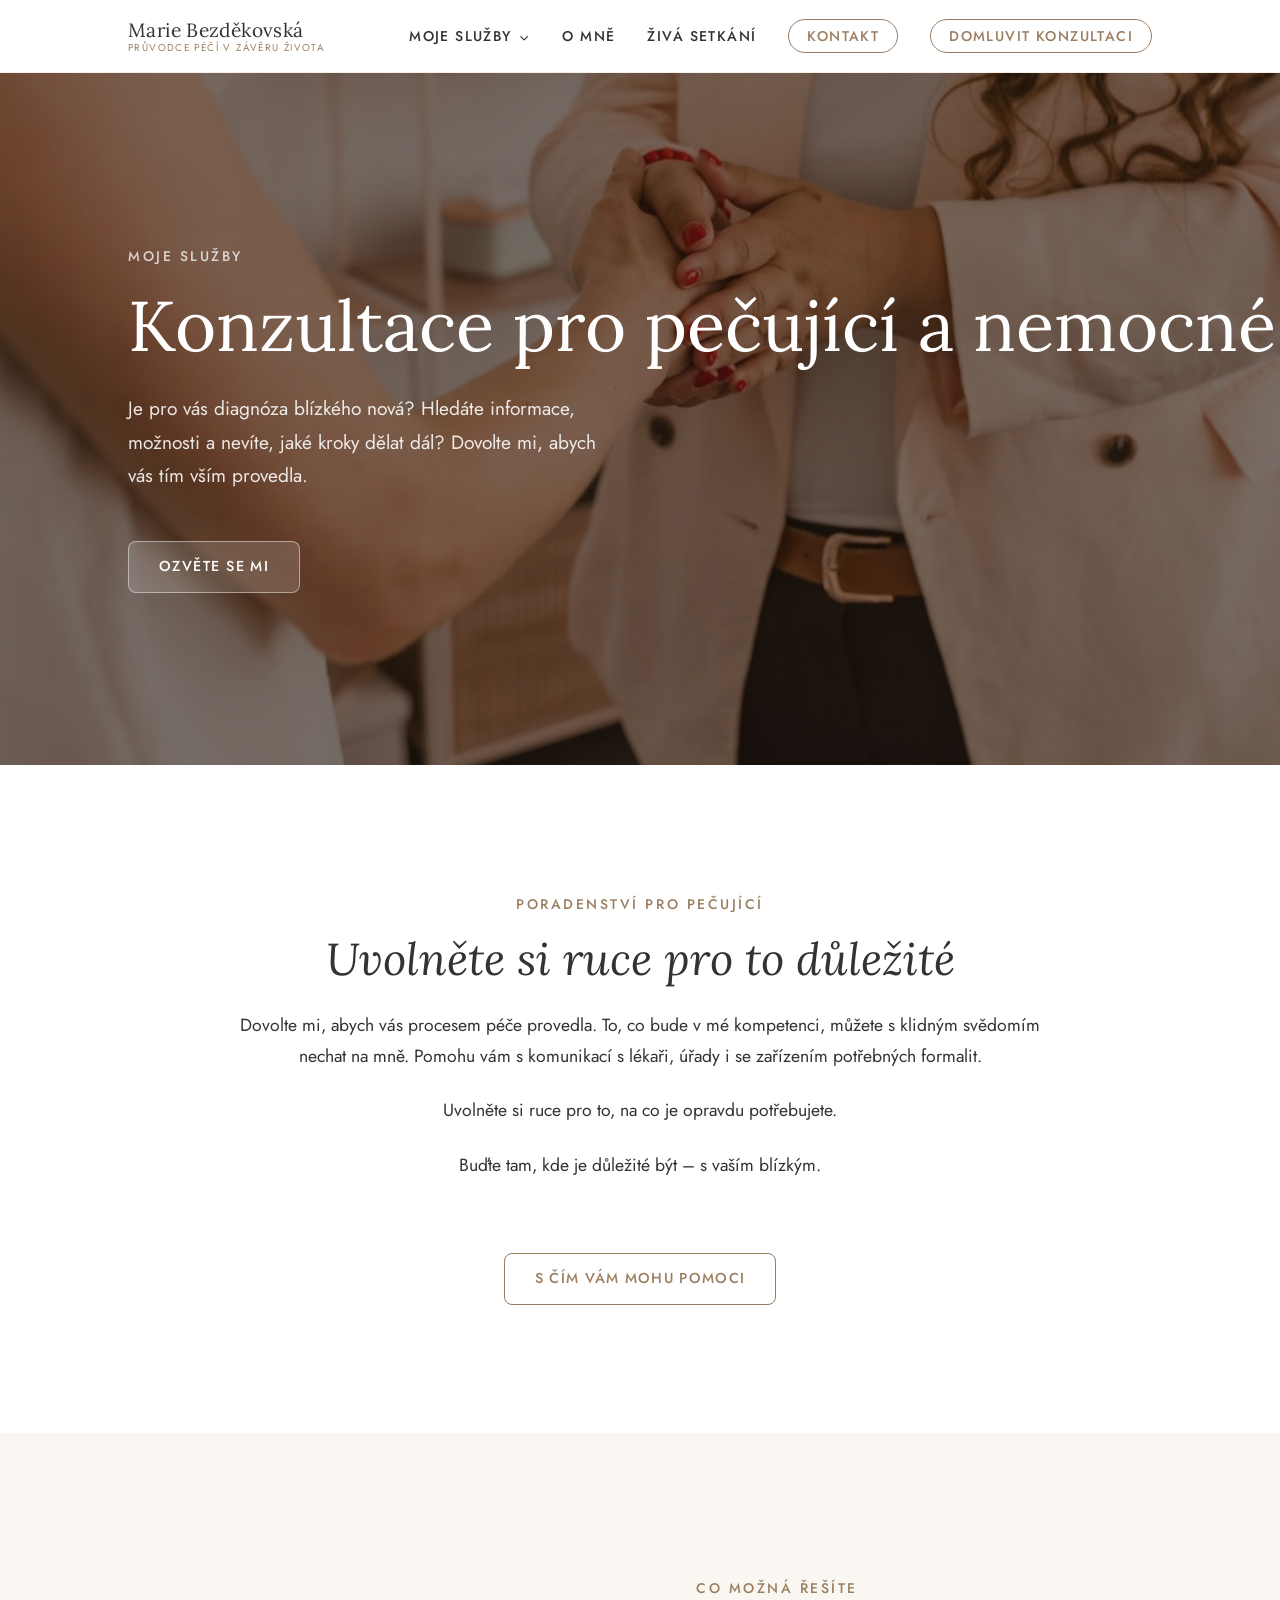
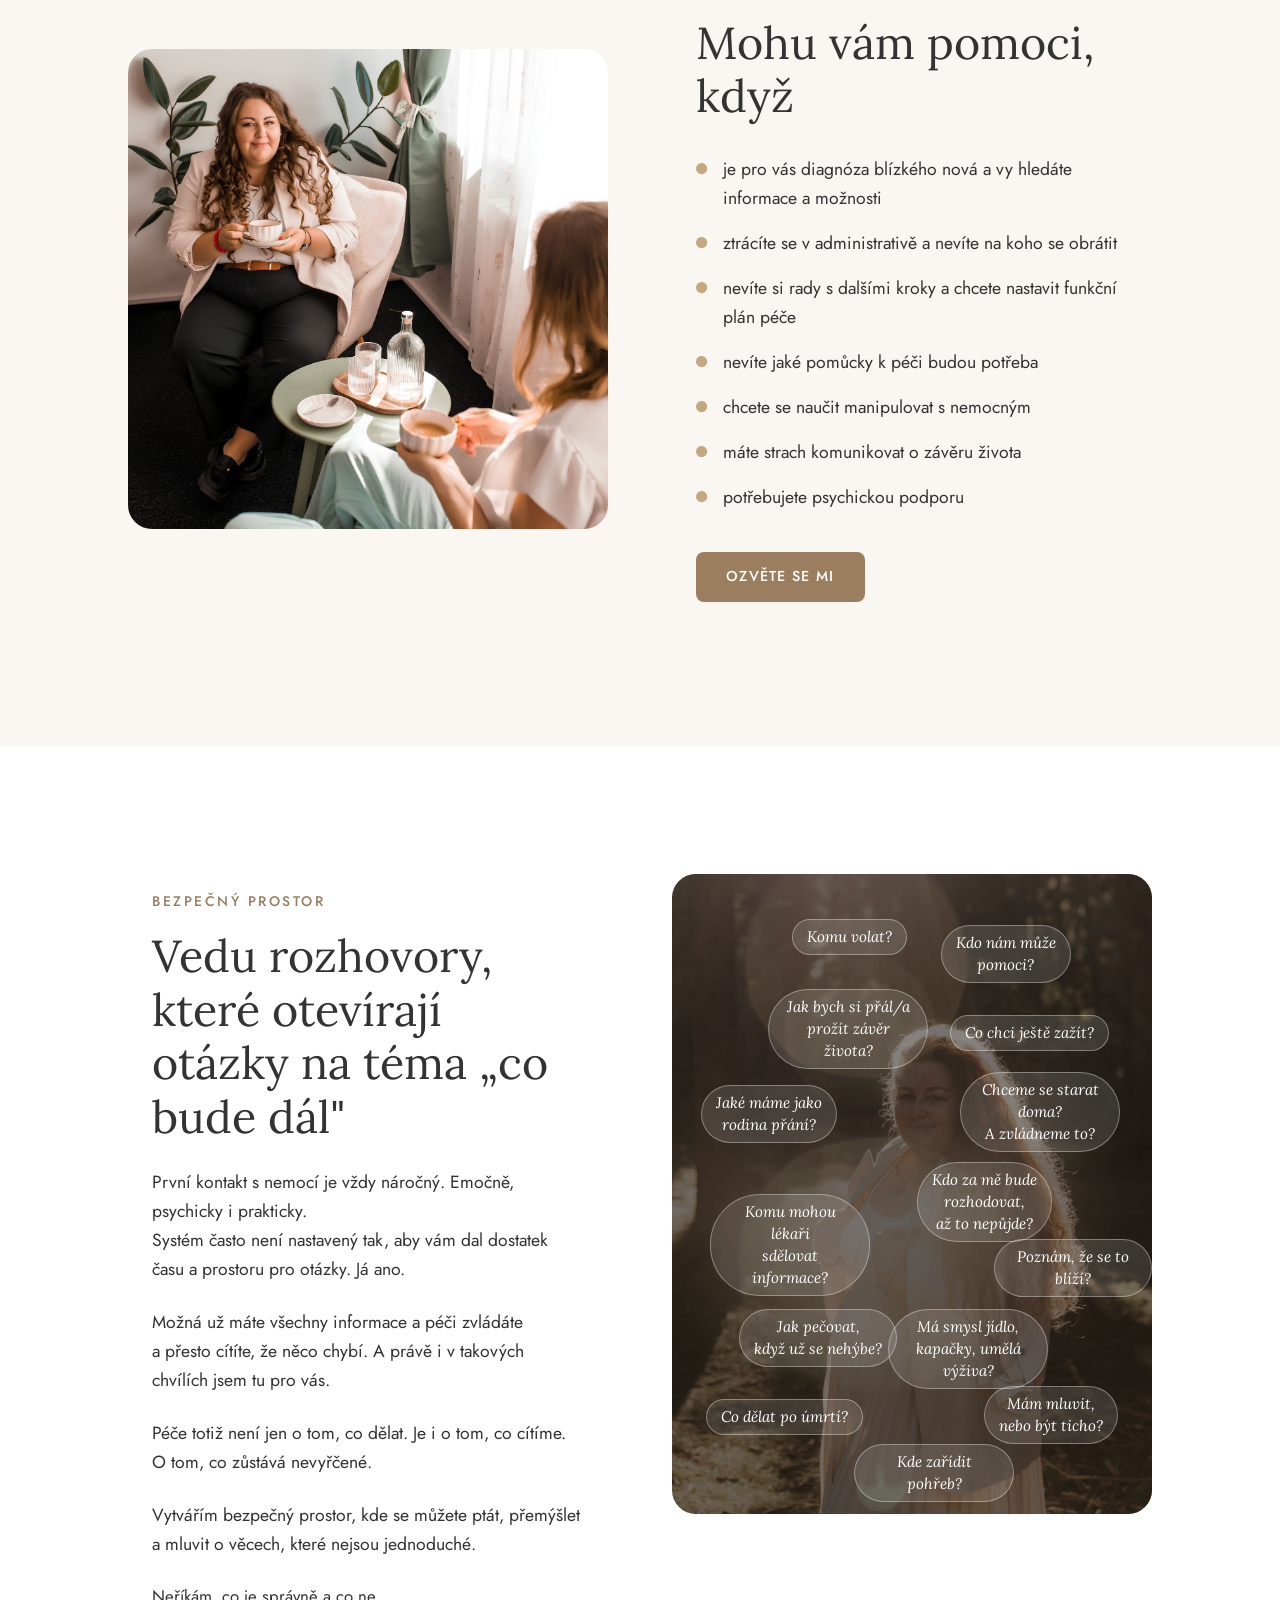
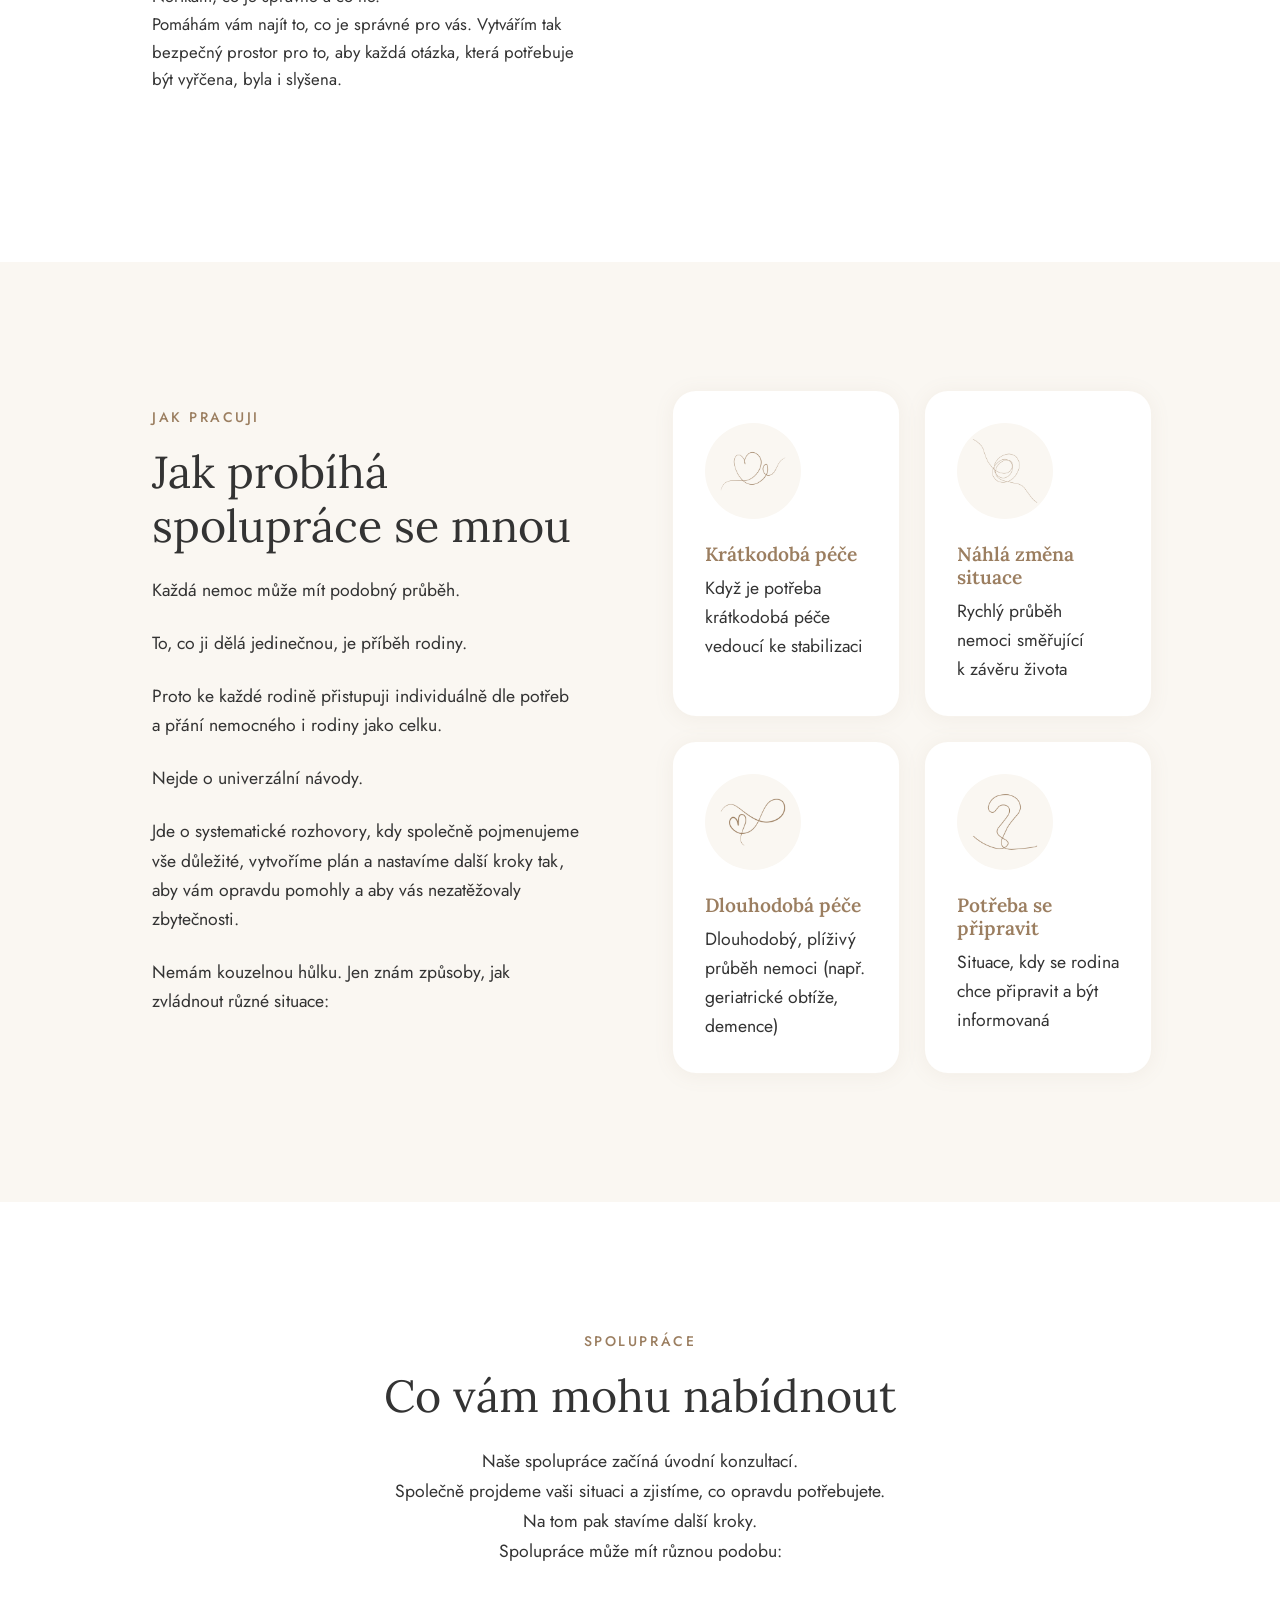
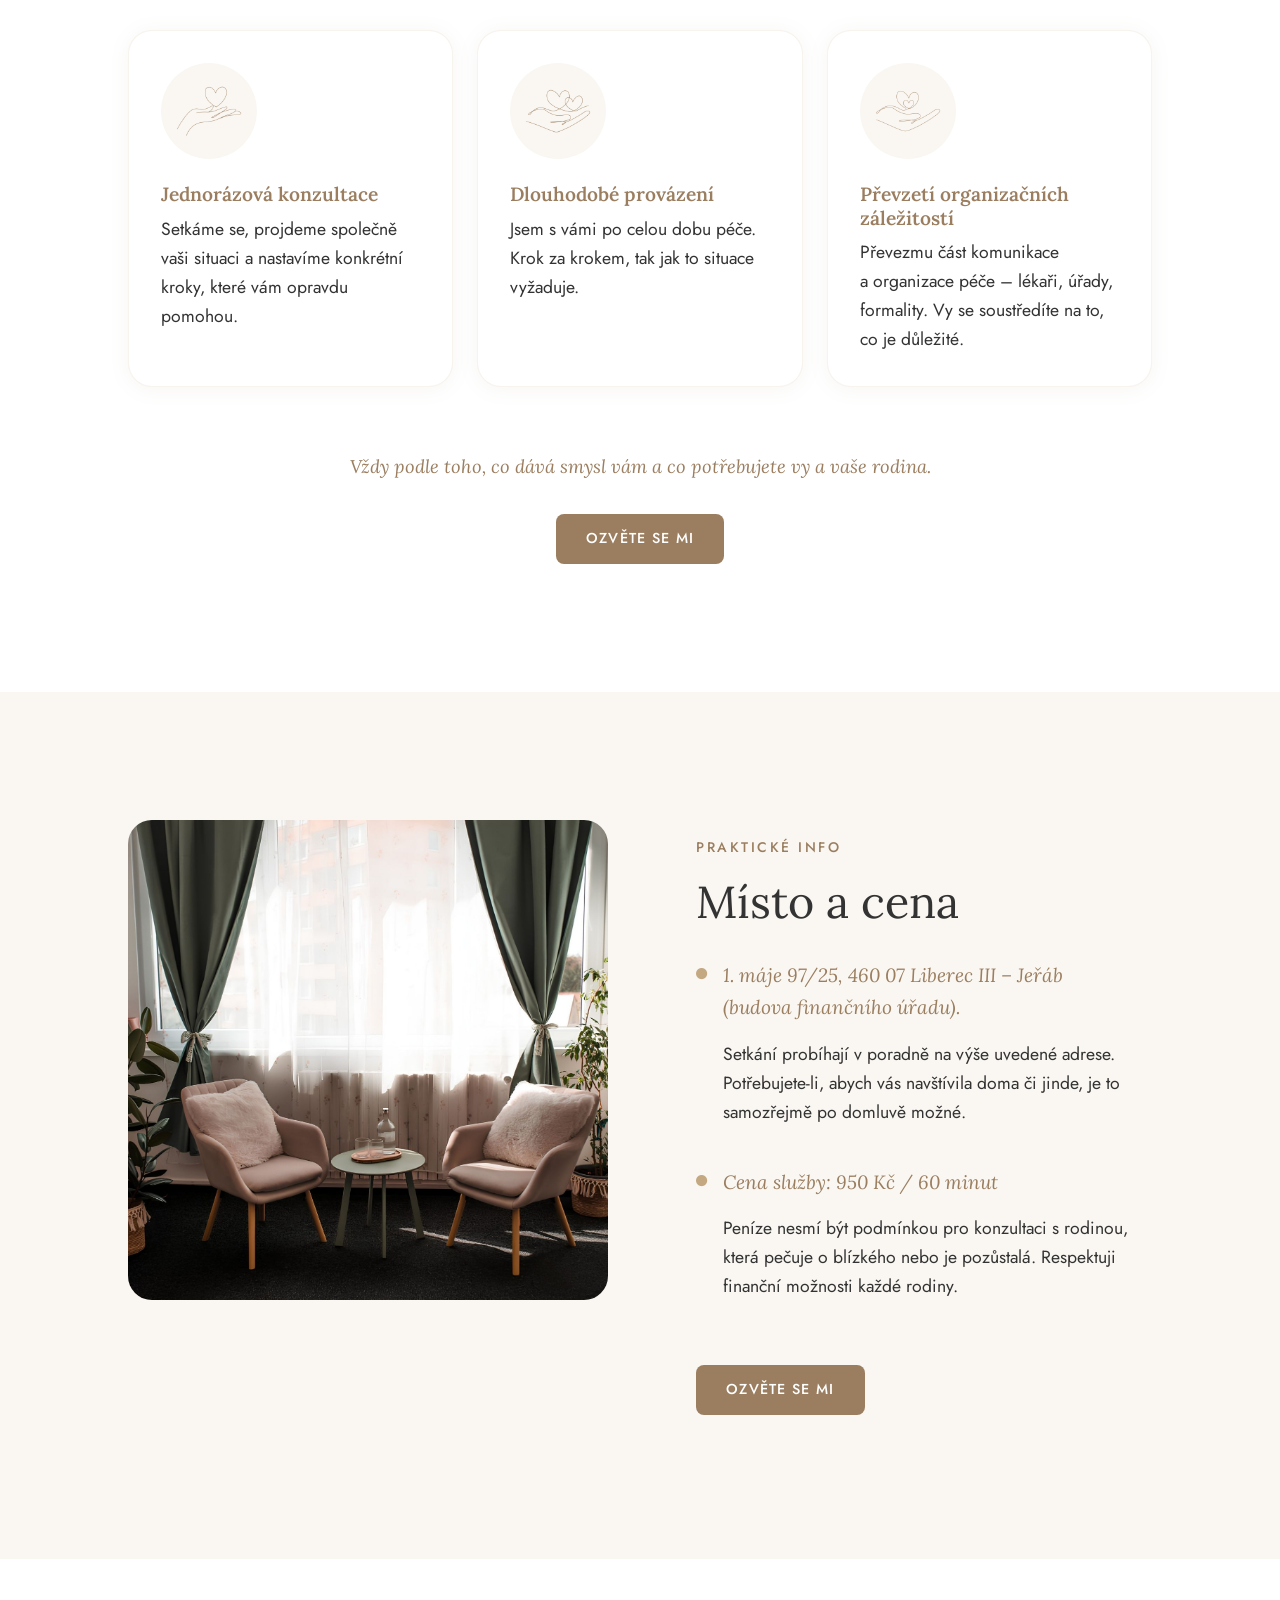
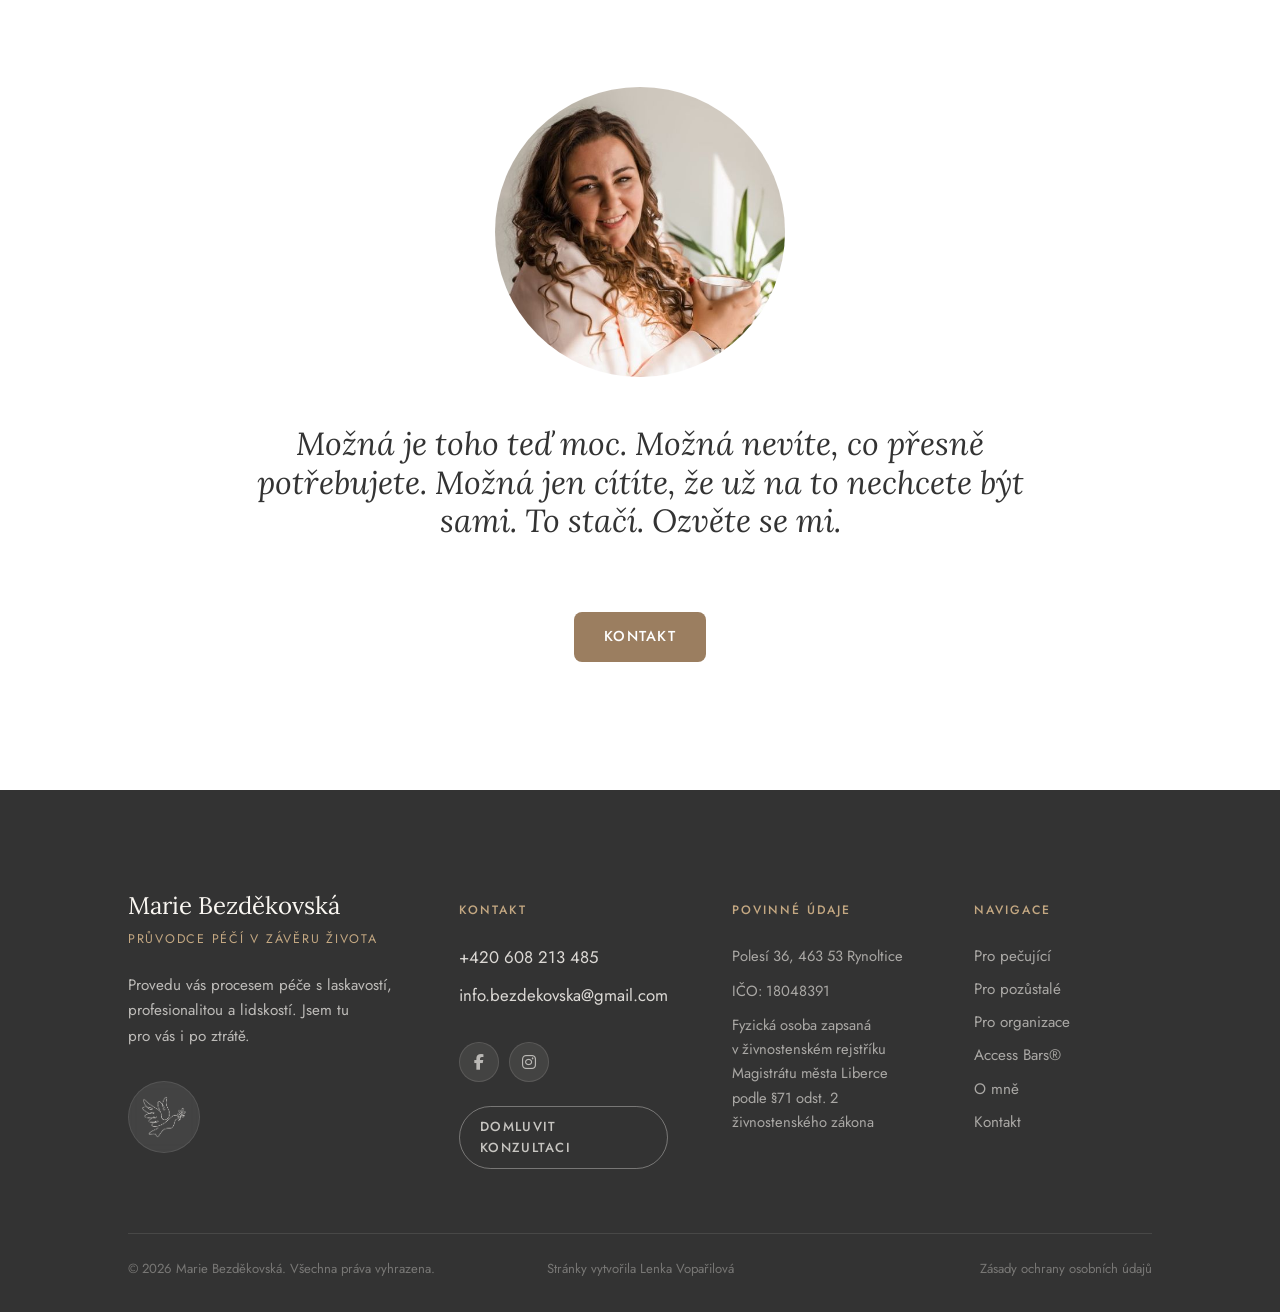
<file: pecujici.html>
﻿<!DOCTYPE html>
<html lang="cs">

<head>
    <meta charset="UTF-8">
    <meta name="viewport" content="width=device-width, initial-scale=1.0">
    <meta name="robots" content="index, follow">

    <!-- SEO -->
    <title>Pro pečující | Marie Bezděkovská – Průvodce péčí v závěru života</title>
    <meta name="description"
        content="Poradenství pro pečující osoby. Pomohu vám se zorientovat po sdělení diagnózy, nastavit plán péče a zvládnout vše – od komunikace s lékaři až po psychickou podporu.">
    <link rel="canonical" href="https://mariebezdekovska.cz/pecujici.html">

    <!-- Open Graph -->
    <meta property="og:title" content="Pro pečující | Marie Bezděkovská">
    <meta property="og:description"
        content="Poradenství pro pečující osoby. Provedu vás celým procesem péče o blízkého s laskavostí a profesionalitou.">
    <meta property="og:image" content="https://mariebezdekovska.cz/Obrazky/pecujici_nemocni_konzultace_2026.jpg">
    <meta property="og:image:width" content="500">
    <meta property="og:image:height" content="500">
    <meta property="og:image:type" content="image/jpeg">
    <meta property="og:url" content="https://mariebezdekovska.cz/pecujici.html">
    <meta property="og:type" content="website">
    <meta property="og:locale" content="cs_CZ">
    <meta property="og:site_name" content="Marie Bezděkovská">

    <!-- Favicon -->
    <link rel="icon" type="image/svg+xml" href="favicon.svg">

    <!-- Fonts -->
    <link rel="preconnect" href="https://fonts.googleapis.com">
    <link rel="preconnect" href="https://fonts.gstatic.com" crossorigin>
    <link
        href="https://fonts.googleapis.com/css2?family=Lora:ital,wght@0,400;0,500;0,600;1,400;1,500&family=Jost:wght@300;400;500&display=swap"
        rel="stylesheet">

    <!-- Font Awesome -->
    <link rel="stylesheet" href="https://cdnjs.cloudflare.com/ajax/libs/font-awesome/6.5.1/css/all.min.css">

    <!-- Structured Data -->
    <script type="application/ld+json">
    {
      "@context": "https://schema.org",
      "@type": "Service",
      "name": "Poradenství pro pečující",
      "provider": {
        "@type": "LocalBusiness",
        "name": "Marie Bezděkovská – Průvodce péčí v závěru života",
        "url": "https://mariebezdekovska.cz",
        "telephone": "+420608213485",
        "email": "info.bezdekovska@gmail.com"
      },
      "description": "Poradenství a průvodcovství pro osoby pečující o blízkého v závěru života. Pomoc s orientací v systému, plánováním péče a psychickou podporou.",
      "url": "https://mariebezdekovska.cz/pecujici.html"
    }
    </script>

    <style>
        /* ================================================
           CSS VARIABLES
        ================================================ */
        :root {
            --bg: #FAF7F2;
            --bg-alt: #EDE0CC;
            --sand: #D9C4A8;
            --gold: #C4A882;
            --cta: #9B7E60;
            --cta-hover: #7A6248;
            --text: #333333;
            --text-muted: #8A8078;
            --white: #FFFFFF;

            --font-h: 'Lora', Georgia, serif;
            --font-b: 'Jost', system-ui, sans-serif;

            --r-sm: 8px;
            --r-md: 16px;
            --r-lg: 24px;

            --shadow: 0 2px 20px rgba(155, 126, 96, 0.08);
            --shadow-hover: 0 8px 36px rgba(155, 126, 96, 0.15);

            --s1: 8px;
            --s2: 16px;
            --s3: 24px;
            --s4: 32px;
            --s5: 48px;
            --s6: 64px;
            --s7: 96px;
            --s8: 128px;
        }

        /* ================================================
           RESET
        ================================================ */
        *,
        *::before,
        *::after {
            box-sizing: border-box;
            margin: 0;
            padding: 0;
        }

        html {
            scroll-behavior: smooth;
            font-size: 16px;
            scroll-padding-top: 80px;
        }

        body {
            font-family: var(--font-b);
            color: var(--text);
            background: var(--bg);
            line-height: 1.65;
            -webkit-font-smoothing: antialiased;
        }

        img {
            max-width: 100%;
            display: block;
        }

        a {
            color: inherit;
            text-decoration: none;
        }

        ul {
            list-style: none;
        }

        /* ================================================
           TYPOGRAPHY
        ================================================ */
        h1,
        h2,
        h3,
        h4,
        h5,
        h6 {
            font-family: var(--font-h);
            font-weight: 400;
            line-height: 1.2;
            color: var(--text);
        }

        h1 {
            font-size: clamp(2.6rem, 5.5vw, 4.6rem);
        }

        h2 {
            font-size: clamp(2rem, 3.5vw, 3rem);
        }

        h3 {
            font-size: clamp(1.25rem, 2vw, 1.7rem);
        }

        h4 {
            font-size: clamp(1.05rem, 1.5vw, 1.25rem);
        }

        p {
            font-size: 1.1rem;
            line-height: 1.65;
        }

        /* ================================================
           LAYOUT
        ================================================ */
        .container {
            width: 100%;
            padding-inline: var(--s8);
        }

        .section {
            padding: var(--s8) 0;
        }

        .section--white {
            background: var(--white);
        }

        .section--bg {
            background: var(--bg);
        }

        /* ================================================
           UTILITIES
        ================================================ */
        .eyebrow {
            display: block;
            font-family: var(--font-b);
            font-size: 0.87rem;
            font-weight: 500;
            letter-spacing: 0.18em;
            text-transform: uppercase;
            color: var(--cta);
            margin-bottom: var(--s2);
        }

        .divider {
            width: 44px;
            height: 1px;
            background: var(--gold);
            margin: var(--s3) auto;
        }

        .divider--left {
            margin-left: 0;
        }

        /* ================================================
           BUTTONS
        ================================================ */
        .btn {
            display: inline-flex;
            align-items: center;
            gap: var(--s1);
            padding: 13px 30px;
            border-radius: var(--r-sm);
            font-family: var(--font-b);
            font-size: 0.9rem;
            font-weight: 500;
            letter-spacing: 0.09em;
            text-transform: uppercase;
            cursor: pointer;
            border: none;
            transition: background 0.3s, color 0.3s, transform 0.25s, box-shadow 0.3s;
        }

        .btn--primary {
            background: var(--cta);
            color: var(--white);
        }

        .btn--primary:hover {
            background: var(--cta-hover);
            transform: translateY(-2px);
            box-shadow: 0 6px 20px rgba(155, 126, 96, 0.28);
        }

        .btn--outline {
            background: transparent;
            color: var(--cta);
            border: 1.5px solid var(--cta);
        }

        .btn--outline:hover {
            background: var(--cta);
            color: var(--white);
            transform: translateY(-2px);
        }

        /* ================================================
           NAVIGATION
        ================================================ */
        .nav {
            position: fixed;
            inset: 0 0 auto;
            z-index: 200;
            background: var(--white);
            border-bottom: 1px solid rgba(196, 168, 130, 0.18);
            transition: box-shadow 0.3s;
        }

        .nav.scrolled {
            box-shadow: 0 2px 24px rgba(155, 126, 96, 0.12);
        }

        .nav__inner {
            width: 100%;
            padding-inline: var(--s8);
            height: 72px;
            display: flex;
            align-items: center;
            justify-content: space-between;
        }

        .nav__logo {
            font-family: var(--font-h);
            font-size: 1.2rem;
            font-weight: 400;
            letter-spacing: 0.02em;
            line-height: 1.2;
        }

        .nav__logo small {
            display: block;
            font-family: var(--font-b);
            font-size: 0.62rem;
            letter-spacing: 0.14em;
            text-transform: uppercase;
            color: var(--cta);
            font-weight: 400;
        }

        .nav__links {
            display: flex;
            align-items: center;
            gap: var(--s4);
        }

        .nav__item {
            position: relative;
        }

        .nav__link {
            font-size: 0.88rem;
            font-weight: 500;
            letter-spacing: 0.1em;
            text-transform: uppercase;
            color: var(--text);
            padding-bottom: 3px;
            position: relative;
            transition: color 0.22s;
        }

        .nav__link::after {
            content: '';
            position: absolute;
            bottom: -2px;
            left: 0;
            width: 0;
            height: 1px;
            background: var(--cta);
            transition: width 0.3s;
        }

        .nav__link:hover {
            color: var(--cta);
        }

        .nav__link:hover::after {
            width: 100%;
        }

        .nav__link--btn {
            border: 1.5px solid var(--cta);
            border-radius: 50px;
            padding: 6px 18px;
            color: var(--cta);
            transition: background 0.22s, color 0.22s;
        }

        .nav__link--btn::after {
            display: none;
        }

        .nav__link--btn:hover {
            background: var(--cta);
            color: var(--white);
        }

        .nav__link--cta {
            border: 1.5px solid var(--cta);
            border-radius: 50px;
            padding: 6px 18px;
            color: var(--cta);
            transition: background 0.22s, color 0.22s;
        }

        .nav__link--cta::after {
            display: none;
        }

        .nav__link--cta:hover {
            background: var(--cta);
            color: var(--white);
        }

        .nav__dropdown {
            position: absolute;
            top: calc(100% + 14px);
            left: 50%;
            transform: translateX(-50%);
            background: var(--white);
            border: 1px solid rgba(196, 168, 130, 0.18);
            border-radius: var(--r-md);
            padding: var(--s1) 0;
            min-width: 195px;
            box-shadow: var(--shadow);
            opacity: 0;
            visibility: hidden;
            pointer-events: none;
            transition: opacity 0.22s, visibility 0.22s, top 0.22s;
        }

        .nav__item:hover .nav__dropdown,
        .nav__item:focus-within .nav__dropdown {
            opacity: 1;
            visibility: visible;
            pointer-events: auto;
            top: calc(100% + 8px);
        }

        /* Invisible bridge that fills the gap so hover isn't lost when moving mouse to dropdown */
        .nav__item:hover::before {
            content: '';
            position: absolute;
            top: 100%;
            left: -10px;
            right: -10px;
            height: 12px;
        }

        .nav__drop-link {
            display: block;
            padding: 9px 20px;
            font-size: 0.9rem;
            font-weight: 500;
            letter-spacing: 0.05em;
            color: var(--text);
            transition: background 0.18s, color 0.18s;
        }

        .nav__drop-link:hover {
            background: var(--bg-alt);
            color: var(--cta);
        }

        .nav__burger {
            display: none;
            flex-direction: column;
            gap: 5px;
            background: none;
            border: none;
            cursor: pointer;
            padding: 4px;
        }

        .nav__burger span {
            display: block;
            width: 24px;
            height: 1.5px;
            background: var(--text);
            transition: transform 0.3s, opacity 0.3s;
        }

        .nav__burger.open span:nth-child(1) {
            transform: translateY(6.5px) rotate(45deg);
        }

        .nav__burger.open span:nth-child(2) {
            opacity: 0;
        }

        .nav__burger.open span:nth-child(3) {
            transform: translateY(-6.5px) rotate(-45deg);
        }

        .nav__mobile {
            display: none;
            flex-direction: column;
            background: var(--white);
            border-top: 1px solid var(--sand);
            max-height: 0;
            overflow: hidden;
            transition: max-height 0.4s ease;
        }

        .nav__mobile.open {
            max-height: 600px;
        }

        .nav__mob-link {
            display: block;
            padding: 11px 24px;
            font-size: 0.94rem;
            font-weight: 500;
            letter-spacing: 0.07em;
            text-transform: uppercase;
            color: var(--text);
            border-bottom: 1px solid rgba(196, 168, 130, 0.14);
            transition: color 0.18s;
        }

        .nav__mob-link--sub {
            padding-left: 40px;
            font-size: 0.84rem;
            font-weight: 500;
            text-transform: none;
            letter-spacing: 0.03em;
            color: var(--text-muted);
        }

        .nav__mob-link--btn {
            align-self: flex-start;
            margin: 12px 24px;
            padding: 10px 20px;
            border: 1.5px solid var(--cta);
            border-radius: 50px;
            color: var(--cta);
            text-align: center;
            letter-spacing: 0.1em;
        }

        .nav__mob-link:hover {
            color: var(--cta);
        }

        .nav__mob-link--cta {
            align-self: flex-start;
            margin: 12px 24px;
            padding: 10px 20px;
            border: 1.5px solid var(--cta);
            border-radius: 50px;
            color: var(--cta);
            text-align: center;
            letter-spacing: 0.1em;
        }

        /* ================================================
           PAGE HERO
        ================================================ */
        .page-hero {
            padding-top: 72px;
            min-height: 85vh;
            position: relative;
            display: flex;
            align-items: center;
            overflow: hidden;
        }

        .page-hero__bg {
            position: absolute;
            inset: 0;
            background-image: url('Obrazky/pecujici_nemocni_hero_2026.jpg');
            background-size: cover;
            background-position: center 25%;
        }

        .page-hero__overlay {
            position: absolute;
            inset: 0;
            background: rgba(30, 22, 14, 0.58);
        }

        .page-hero__content {
            position: relative;
            z-index: 1;
            display: flex;
            flex-direction: column;
            align-items: flex-start;
            padding: var(--s6) var(--s8);
        }

        .page-hero__content .eyebrow {
            color: rgba(255, 255, 255, 0.75);
        }

        .page-hero__title {
            margin-bottom: var(--s3);
            color: var(--white);
            white-space: nowrap;
        }

        .page-hero__content .divider--left {
            background: rgba(255, 255, 255, 0.45);
        }

        .page-hero__lead {
            font-size: 1.2rem;
            line-height: 1.75;
            color: rgba(255, 255, 255, 0.88);
            max-width: 480px;
            margin-bottom: var(--s5);
        }

        .page-hero__img-wrap {
            display: none;
        }

        .btn--glass {
            background: rgba(255, 255, 255, 0.15);
            backdrop-filter: blur(4px);
            -webkit-backdrop-filter: blur(4px);
            border: 1.5px solid rgba(255, 255, 255, 0.45);
            color: #fff;
            letter-spacing: 0.1em;
        }

        .btn--glass:hover {
            background: rgba(255, 255, 255, 0.28);
            border-color: rgba(255, 255, 255, 0.7);
            color: #fff;
        }

        /* ================================================
           INTRO – centered prose
        ================================================ */
        .intro {
            padding: var(--s8) 0;
        }

        .intro__inner {
            max-width: 820px;
            margin-inline: auto;
            text-align: center;
        }

        .intro__title {
            margin-bottom: var(--s3);
            font-style: italic;
        }

        .intro__text {
            margin-bottom: var(--s3);
            font-size: 1.1rem;
            line-height: 1.75;
        }

        /* ================================================
           HOW CARDS – 4-column grid
        ================================================ */
        .how-grid {
            display: grid;
            grid-template-columns: repeat(2, 1fr);
            gap: var(--s3);
        }

        .how-card {
            background: var(--white);
            border-radius: var(--r-lg);
            padding: var(--s4);
            border: 1px solid rgba(196, 168, 130, 0.14);
            box-shadow: var(--shadow);
            transition: box-shadow 0.3s;
        }

        .how-card:hover {
            box-shadow: var(--shadow-hover);
        }

        .how-card__icon {
            width: 96px;
            height: 96px;
            border-radius: 50%;
            background: var(--bg);
            display: flex;
            align-items: center;
            justify-content: center;
            margin-bottom: var(--s3);
            padding: 8px;
        }

        .how-card__icon img {
            width: 100%;
            height: 100%;
            object-fit: contain;
        }

        .how-card__title {
            font-family: var(--font-h);
            font-size: 1.2rem;
            font-weight: 600;
            color: var(--cta);
            margin-bottom: var(--s1);
        }

        .how-card__text {
            font-size: 1.1rem;
            line-height: 1.65;
            color: #333333;
        }

        /* ================================================
           SECTION HEADER
        ================================================ */
        .section-header {
            text-align: center;
            margin-bottom: var(--s6);
        }

        .section-header h2 {
            margin-bottom: var(--s3);
        }

        /* ================================================
           SPLIT LAYOUT
        ================================================ */
        .split {
            padding: var(--s8) 0;
        }

        .split__grid {
            display: grid;
            grid-template-columns: 1fr 1fr;
            gap: var(--s6);
            align-items: center;
        }

        .split__grid--flip {
            direction: rtl;
        }

        .split__grid--flip>* {
            direction: ltr;
        }

        .split__img-wrap {
            border-radius: var(--r-lg);
            overflow: hidden;
        }

        .split__img {
            width: 100%;
            height: 100%;
            object-fit: cover;
            transition: transform 0.55s ease;
        }

        .split__img-wrap:hover .split__img {
            transform: scale(1.04);
        }

        .split__body {
            padding: var(--s2) var(--s3);
        }

        .split__body h2 {
            margin-bottom: var(--s3);
        }

        .split__text {
            margin-bottom: var(--s3);
            color: var(--text);
        }

        /* ================================================
           DOT LIST
        ================================================ */
        .dot-list {
            margin-bottom: var(--s4);
        }

        .dot-list--2col {
            display: grid;
            grid-template-columns: 1fr 1fr;
            column-gap: var(--s4);
            row-gap: 0;
        }

        .dot-list li {
            display: flex;
            align-items: flex-start;
            gap: var(--s2);
            padding: 8px 0;
            font-size: 1.1rem;
            line-height: 1.65;
        }

        .dot-list li i {
            color: var(--gold);
            flex-shrink: 0;
            font-size: 0.7rem;
            margin-top: 0.80em;
        }

        /* ================================================
           PULL QUOTE
        ================================================ */
        .pull-quote {
            font-family: var(--font-h);
            font-style: italic;
            font-size: 1.15rem;
            color: var(--cta);
            line-height: 1.7;
            margin-block: var(--s4);
        }

        /* ================================================
           BUBBLE FIELD
        ================================================ */
        .bubble-field {
            position: relative;
            aspect-ratio: 3/4;
            overflow: hidden;
            border-radius: var(--r-lg);
            background: url('Obrazky/marie_otazky.jpg') center / cover no-repeat;
        }

        .bubble-field::before {
            content: '';
            position: absolute;
            inset: 0;
            background: rgba(30, 22, 14, 0.58);
            z-index: 0;
        }

        .bubble {
            position: absolute;
            z-index: 1;
            font-family: var(--font-h);
            font-style: italic;
            font-size: 0.95rem;
            line-height: 1.45;
            max-width: 160px;
            text-align: center;
            padding: 6px 14px;
            border-radius: 50px;
            color: #fff;
            background: rgba(255, 255, 255, 0.12);
            border: 1px solid rgba(255, 255, 255, 0.35);
            animation: bFloat var(--float-dur, 6s) ease-in-out infinite var(--float-del, 0s);
        }

        @keyframes bFloat {

            0%,
            100% {
                transform: translateY(0);
            }

            50% {
                transform: translateY(-9px);
            }
        }

        /* ================================================
           CARDS – Spolupráce
        ================================================ */
        .collab-grid {
            display: grid;
            grid-template-columns: repeat(3, 1fr);
            gap: var(--s3);
        }

        .collab-card {
            background: var(--white);
            border-radius: var(--r-lg);
            padding: var(--s4);
            border: 1px solid rgba(196, 168, 130, 0.14);
            box-shadow: var(--shadow);
            text-align: center;
            transition: box-shadow 0.3s;
        }

        .collab-card:hover {
            box-shadow: var(--shadow-hover);
        }

        .collab-card__icon {
            width: 80px;
            height: 80px;
            border-radius: 50%;
            background: var(--bg);
            display: flex;
            align-items: center;
            justify-content: center;
            margin: 0 auto var(--s3);
            color: var(--cta);
            font-size: 1.6rem;
        }

        .collab-card__title {
            font-family: var(--font-h);
            font-size: 1.2rem;
            font-weight: 600;
            color: var(--cta);
            margin-bottom: var(--s1);
        }

        .collab-card__text {
            font-size: 1.1rem;
            line-height: 1.65;
            color: var(--text);
        }

        /* ================================================
           HIGHLIGHT BOX
        ================================================ */
        .highlight-box {
            background: rgba(255, 255, 255, 0.55);
            backdrop-filter: blur(8px);
            border: 1px solid rgba(196, 168, 130, 0.2);
            border-radius: var(--r-md);
            padding: var(--s4) var(--s5);
            margin-block: var(--s4);
        }

        .highlight-box p {
            font-family: var(--font-h);
            font-style: italic;
            font-size: 1.1rem;
            line-height: 1.7;
        }

        /* ================================================
           CONTACT
        ================================================ */
        .contact {
            padding: var(--s8) 0;
        }

        .contact__grid {
            display: grid;
            grid-template-columns: 1fr 1fr;
            gap: var(--s7);
            align-items: start;
        }

        .contact__left {
            display: flex;
            flex-direction: column;
            gap: var(--s6);
        }

        .contact__top-row {
            display: flex;
            flex-direction: row;
            align-items: flex-start;
            gap: var(--s6);
        }

        .contact__photo-wrap {
            width: 230px;
            height: 230px;
            border-radius: 50%;
            overflow: hidden;
            flex-shrink: 0;
        }

        .contact__photo-wrap img {
            width: 100%;
            height: 100%;
            object-fit: cover;
            object-position: top;
            display: block;
        }

        .contact__right {
            display: flex;
            flex-direction: column;
            flex: 1;
        }

        .contact__info {
            display: flex;
            flex-direction: column;
            justify-content: flex-start;
        }

        .contact__detail {
            display: flex;
            align-items: center;
            gap: 12px;
            margin-bottom: var(--s3);
        }

        .contact__detail i {
            color: var(--cta);
            width: 16px;
            flex-shrink: 0;
        }

        .contact__detail p {
            font-size: 1.1rem;
        }

        .contact__detail a {
            color: var(--cta);
            text-decoration: underline;
            text-decoration-color: transparent;
            transition: text-decoration-color 0.2s;
        }

        .contact__detail a:hover {
            text-decoration-color: var(--cta);
        }

        .contact__socials {
            display: flex;
            gap: var(--s2);
            margin-top: var(--s4);
        }

        .social-btn {
            width: 40px;
            height: 40px;
            border-radius: 50%;
            background: var(--bg-alt);
            border: 1px solid var(--sand);
            display: flex;
            align-items: center;
            justify-content: center;
            color: var(--cta);
            transition: background 0.3s, color 0.3s, transform 0.25s;
        }

        .social-btn:hover {
            background: var(--cta);
            color: var(--white);
            transform: translateY(-2px);
        }

        .contact__note {
            padding: var(--s4);
            background: rgba(255, 255, 255, 0.55);
            backdrop-filter: blur(8px);
            border: 1px solid rgba(196, 168, 130, 0.2);
            border-radius: var(--r-md);
            font-family: var(--font-h);
            font-style: italic;
            font-size: 1.1rem;
            line-height: 1.7;
            color: #333333;
            width: 100%;
            transition: box-shadow 0.3s;
        }

        .contact__note:hover {
            box-shadow: var(--shadow-hover);
        }

        .cform {
            background: var(--white);
            border-radius: var(--r-lg);
            padding: var(--s5);
            box-shadow: var(--shadow);
            border: 1px solid rgba(196, 168, 130, 0.12);
        }

        .cform__group {
            margin-bottom: var(--s3);
        }

        .cform__label {
            display: block;
            font-size: 0.75rem;
            font-weight: 500;
            letter-spacing: 0.1em;
            text-transform: uppercase;
            color: var(--text-muted);
            margin-bottom: 6px;
        }

        .cform__input,
        .cform__textarea {
            width: 100%;
            padding: 12px 16px;
            border: 1.5px solid var(--sand);
            border-radius: var(--r-sm);
            font-family: var(--font-b);
            font-size: 1.05rem;
            color: var(--text);
            background: var(--bg);
            outline: none;
            transition: border-color 0.22s, box-shadow 0.22s;
        }

        .cform__input:focus,
        .cform__textarea:focus {
            border-color: var(--cta);
            box-shadow: 0 0 0 3px rgba(155, 126, 96, 0.1);
        }

        .cform__textarea {
            min-height: 120px;
            resize: vertical;
        }

        .hp-field {
            position: absolute;
            left: -9999px;
            visibility: hidden;
            pointer-events: none;
        }

        .cform__notice {
            font-size: 0.72rem;
            color: var(--text-muted);
            margin-top: var(--s2);
        }

        /* ================================================
           FOOTER
        ================================================ */
        .footer {
            background: var(--text);
            color: rgba(250, 247, 242, 0.7);
            padding: var(--s7) 0 var(--s4);
        }

        .footer__inner {
            display: grid;
            grid-template-columns: 1.5fr 1fr 1fr 1fr;
            gap: var(--s6);
            margin-bottom: var(--s6);
            align-items: first baseline;
        }

        .footer__name {
            font-family: var(--font-h);
            font-size: 1.5rem;
            color: var(--bg);
            margin-bottom: 3px;
        }

        .footer__tagline {
            font-size: 0.78rem;
            letter-spacing: 0.14em;
            text-transform: uppercase;
            color: var(--gold);
            margin-bottom: var(--s3);
            white-space: nowrap;
        }

        .footer__blurb {
            font-size: 0.95rem;
            line-height: 1.65;
            max-width: 280px;
        }

        .footer__socials {
            display: flex;
            gap: 10px;
            margin-top: var(--s4);
        }

        .footer__cta-btn {
            display: inline-block;
            margin-top: var(--s3);
            padding: 9px 20px;
            border: 1.5px solid rgba(250, 247, 242, 0.35);
            border-radius: 50px;
            font-size: 0.82rem;
            font-weight: 500;
            letter-spacing: 0.1em;
            text-transform: uppercase;
            color: rgba(250, 247, 242, 0.75);
            transition: background 0.22s, border-color 0.22s, color 0.22s;
        }

        .footer__cta-btn:hover {
            background: var(--cta);
            border-color: var(--cta);
            color: var(--white);
        }

        .footer__head {
            font-size: 0.76rem;
            font-weight: 500;
            letter-spacing: 0.16em;
            text-transform: uppercase;
            color: var(--gold);
            margin-bottom: var(--s3);
        }

        .footer__link {
            display: block;
            font-size: 0.95rem;
            color: rgba(250, 247, 242, 0.6);
            padding-bottom: 8px;
            transition: color 0.2s;
        }

        .footer__link:hover {
            color: var(--bg);
        }

        .footer__ci {
            display: flex;
            align-items: baseline;
            gap: 10px;
            margin-bottom: 10px;
        }

        .footer__ci i {
            color: var(--gold);
            font-size: 0.8rem;
            flex-shrink: 0;
            width: 1.1em;
            text-align: center;
        }

        .footer__ci a,
        .footer__ci span {
            font-size: 0.92rem;
            color: rgba(250, 247, 242, 0.6);
            transition: color 0.2s;
        }

        .footer__ci a:hover {
            color: var(--bg);
        }

        .footer__ci--highlight a {
            font-size: 1.05rem;
            color: rgba(250, 247, 242, 0.85);
        }

        .footer__ci--highlight a:hover {
            color: var(--bg);
        }

        .footer__icon {
            width: 72px;
            height: 72px;
            border-radius: 50%;
            background: rgba(255, 255, 255, 0.08);
            backdrop-filter: blur(4px);
            border: 1px solid rgba(255, 255, 255, 0.1);
            display: flex;
            align-items: center;
            justify-content: center;
            margin-top: var(--s4);
            padding: 8px;
        }

        .footer__icon img {
            width: 100%;
            height: 100%;
            object-fit: contain;
        }

        .footer__bottom {
            border-top: 1px solid rgba(250, 247, 242, 0.1);
            padding-top: var(--s3);
            display: flex;
            justify-content: space-between;
            align-items: center;
            flex-wrap: wrap;
            gap: var(--s2);
        }

        .footer__bottom p {
            font-size: 0.82rem;
            color: rgba(250, 247, 242, 0.35);
        }

        .footer__copy {
            flex: 1;
        }

        .footer__credit {
            flex: 1;
            text-align: center;
        }

        .footer__credit a {
            color: rgba(250, 247, 242, 0.35);
            text-decoration: underline;
            text-decoration-color: transparent;
            transition: color 0.2s, text-decoration-color 0.2s;
        }

        .footer__credit a:hover {
            color: rgba(250, 247, 242, 0.7);
        }

        .footer__legal {
            flex: 1;
            text-align: right;
        }

        .footer__legal a {
            color: rgba(250, 247, 242, 0.35);
            text-decoration: underline;
            text-decoration-color: transparent;
            transition: color 0.2s, text-decoration-color 0.2s;
        }

        .footer__legal a:hover {
            color: rgba(250, 247, 242, 0.7);
            text-decoration-color: rgba(250, 247, 242, 0.4);
        }

        .social-btn--dark {
            background: rgba(250, 247, 242, 0.08);
            border-color: rgba(250, 247, 242, 0.12);
            color: rgba(250, 247, 242, 0.65);
        }

        .social-btn--dark:hover {
            background: var(--cta);
            color: var(--white);
        }

        /* ================================================
           SCROLL REVEAL
        ================================================ */
        .reveal {
            opacity: 0;
            transform: translateY(30px);
            transition: opacity 0.7s ease, transform 0.7s ease;
        }

        .reveal.visible {
            opacity: 1;
            transform: translateY(0);
        }

        .rv-d1 {
            transition-delay: 0.1s;
        }

        .rv-d2 {
            transition-delay: 0.2s;
        }

        .rv-d3 {
            transition-delay: 0.3s;
        }

        /* ================================================
           RESPONSIVE – tablet
        ================================================ */
        @media (max-width: 1024px) {
            .container {
                padding-inline: var(--s5);
            }

            .nav__inner {
                padding-inline: var(--s5);
            }

            .collab-grid {
                grid-template-columns: 1fr 1fr;
            }

            .footer__inner {
                grid-template-columns: 1fr 1fr;
            }

            .how-grid {
                grid-template-columns: repeat(2, 1fr);
            }
        }

        /* ================================================
           RESPONSIVE – mobile
        ================================================ */
        @media (max-width: 768px) {
            :root {
                --s8: 80px;
                --s7: 60px;
            }

            .container {
                padding-inline: 20px;
            }

            .nav__inner {
                padding-inline: 20px;
            }

            .nav__links {
                display: none;
            }

            .nav__burger {
                display: flex;
            }

            .nav__mobile {
                display: flex;
            }

            .page-hero {
                min-height: 78vh;
            }

            .page-hero__content {
                padding: var(--s4) 20px;
                align-items: center;
                text-align: center;
            }

            .page-hero__content .divider--left {
                margin-left: auto;
            }

            .page-hero__title {
                white-space: normal;
            }

            .split__grid,
            .split__grid--flip {
                grid-template-columns: 1fr;
                direction: ltr;
            }

            .collab-grid {
                grid-template-columns: 1fr;
            }

            .how-grid {
                grid-template-columns: 1fr !important;
            }

            .dot-list--2col {
                grid-template-columns: 1fr;
            }

            /* bubble-field: přechod z absolutního na flow layout */
            .bubble-field {
                aspect-ratio: unset;
                min-height: 280px;
                display: flex;
                flex-wrap: wrap;
                gap: 8px;
                padding: 12px;
                justify-content: center;
                align-content: flex-start;
            }

            .bubble {
                position: static;
                max-width: calc(50% - 4px);
                font-size: 0.8rem;
                line-height: 1.35;
                animation: none;
            }

            .contact__grid {
                grid-template-columns: 1fr;
                gap: var(--s5);
            }

            .contact__top-row {
                flex-direction: column;
                align-items: center;
                gap: var(--s4);
            }

            .contact__photo-wrap {
                width: 160px;
                height: 160px;
            }

            .contact__right {
                align-items: center;
                text-align: center;
            }

            .contact__detail {
                justify-content: center;
            }

            .contact__detail p,
            .contact__detail a {
                word-break: break-word;
                overflow-wrap: break-word;
            }

            .contact__socials {
                justify-content: center;
            }

            .footer .container {
                padding-inline: var(--s4);
            }

            .footer__inner {
                grid-template-columns: 1fr;
                gap: var(--s5);
            }

            .footer__bottom {
                flex-direction: column;
                text-align: center;
            }

            .footer__legal {
                text-align: center;
            }
        }

        @media (max-width: 480px) {
            .btn {
                justify-content: center;
            }
        }
    </style>
</head>

<body>

    <!-- NAVIGATION -->
    <nav class="nav" id="nav" aria-label="Hlavní navigace">
        <div class="nav__inner">
            <a href="/" class="nav__logo" aria-label="Marie Bezděkovská – zpět na úvod">
                Marie Bezděkovská
                <small>Průvodce péčí v&nbsp;závěru života</small>
            </a>
            <ul class="nav__links" role="list">
                <li class="nav__item">
                    <button class="nav__link" aria-haspopup="true"
                        style="background:none;border:none;cursor:pointer;font-family:inherit;">
                        Moje služby <i class="fa-solid fa-chevron-down" style="font-size:.55rem;margin-left:3px;"
                            aria-hidden="true"></i>
                    </button>
                    <ul class="nav__dropdown" role="list" aria-label="Podmenu Moje služby">
                        <li><a href="/pecujici" class="nav__drop-link">Pro pečující</a></li>
                        <li><a href="/pozustali" class="nav__drop-link">Pro pozůstalé</a></li>
                        <li><a href="/organizace" class="nav__drop-link">Pro organizace</a></li>
                        <li><a href="/access-bars" class="nav__drop-link">Access Bars®</a></li>
                    </ul>
                </li>
                <li class="nav__item"><a href="/o-mne" class="nav__link">O&nbsp;mně</a></li>
                <li class="nav__item"><a href="/besedy" class="nav__link">Živá setkání</a></li>
                <li class="nav__item"><a href="/kontakt" class="nav__link nav__link--btn">Kontakt</a></li>
                <li class="nav__item"><a href="https://calendly.com/info-bezdekovska"
                        class="nav__link nav__link--cta" target="_blank" rel="noopener noreferrer">Domluvit
                        konzultaci</a></li>
            </ul>
            <button class="nav__burger" id="burger" aria-label="Otevřít menu" aria-expanded="false"
                aria-controls="mobileNav">
                <span></span><span></span><span></span>
            </button>
        </div>
        <nav class="nav__mobile" id="mobileNav" aria-label="Mobilní navigace">
            <a href="/#sluzby" class="nav__mob-link">Moje služby</a>
            <a href="/pecujici" class="nav__mob-link nav__mob-link--sub">Pro pečující</a>
            <a href="/pozustali" class="nav__mob-link nav__mob-link--sub">Pro pozůstalé</a>
            <a href="/organizace" class="nav__mob-link nav__mob-link--sub">Pro organizace</a>
            <a href="/access-bars" class="nav__mob-link nav__mob-link--sub">Access Bars®</a>
            <a href="/o-mne" class="nav__mob-link">O&nbsp;mně</a>
            <a href="/besedy" class="nav__mob-link">Živá setkání</a>
            <a href="#kontakt" class="nav__mob-link nav__mob-link--btn">Kontakt</a>
            <a href="https://calendly.com/info-bezdekovska" class="nav__mob-link nav__mob-link--cta"
                target="_blank" rel="noopener noreferrer">Domluvit konzultaci</a>
        </nav>
    </nav>

    <main>

        <!-- PAGE HERO -->
        <section class="page-hero" aria-labelledby="ph-title">
            <div class="page-hero__bg" aria-hidden="true"></div>
            <div class="page-hero__overlay" aria-hidden="true"></div>
            <div class="page-hero__content">
                <span class="eyebrow">Moje služby</span>
                <h1 class="page-hero__title" id="ph-title">Konzultace pro pečující a&nbsp;nemocné</h1>
                <p class="page-hero__lead">
                    Je pro&nbsp;vás diagnóza blízkého nová? Hledáte informace, možnosti a&nbsp;nevíte, jaké kroky dělat
                    dál?
                    Dovolte mi, abych vás tím vším provedla.
                </p>
                <a href="#kontakt" class="btn btn--glass">
                    Ozvěte se mi
                </a>
            </div>
        </section>


        <!-- INTRO – Průvodce péčí -->
        <section class="intro section--white" aria-labelledby="pecujici-intro-h">
            <div class="container">
                <div class="intro__inner">
                    <span class="eyebrow reveal">Poradenství pro pečující</span>
                    <h2 class="intro__title reveal" id="pecujici-intro-h">
                        Uvolněte si ruce pro to důležité
                    </h2>
                    <p class="intro__text reveal">
                        Dovolte mi, abych vás procesem péče provedla.
                        To, co bude v&nbsp;mé kompetenci, můžete s&nbsp;klidným svědomím nechat na&nbsp;mně.
                        Pomohu vám s&nbsp;komunikací s&nbsp;lékaři, úřady i&nbsp;se&nbsp;zařízením potřebných formalit.
                    </p>
                    <p class="intro__text reveal">
                        Uvolněte si ruce pro to, na co je opravdu potřebujete.
                    </p>
                    <p class="intro__text reveal">
                        Buďte tam, kde je důležité být – s&nbsp;vaším blízkým.
                    </p>
                    <a href="#co-resite" class="btn btn--outline reveal" style="margin-top:var(--s5)">S čím vám mohu
                        pomoci</a>
                </div>
            </div>
        </section>


        <!-- INTRO – Poradenství -->
        <section class="section section--bg" id="co-resite" aria-labelledby="intro-h">
            <div class="container">
                <div class="split__grid">

                    <div class="split__img-wrap reveal" style="aspect-ratio: 1/1;">
                        <img src="Obrazky/pecujici_rozhovory_2026.jpg" alt="Marie Bezděkovská – poradenství pro pečující"
                            class="split__img" loading="lazy" width="600" height="600">
                    </div>

                    <div class="split__body reveal rv-d2">
                        <span class="eyebrow">Co možná řešíte</span>
                        <h2 id="intro-h">Mohu vám pomoci, když</h2>
                        <ul class="dot-list" aria-label="Témata poradenství">
                            <li><i class="fa-solid fa-circle" aria-hidden="true"></i>je pro&nbsp;vás diagnóza blízkého
                                nová a&nbsp;vy hledáte informace a&nbsp;možnosti</li>
                            <li><i class="fa-solid fa-circle" aria-hidden="true"></i>ztrácíte se v&nbsp;administrativě
                                a&nbsp;nevíte na&nbsp;koho se obrátit</li>
                            <li><i class="fa-solid fa-circle" aria-hidden="true"></i>nevíte si rady s&nbsp;dalšími kroky
                                a&nbsp;chcete nastavit funkční plán péče</li>
                            <li><i class="fa-solid fa-circle" aria-hidden="true"></i>nevíte jaké pomůcky k&nbsp;péči
                                budou potřeba</li>
                            <li><i class="fa-solid fa-circle" aria-hidden="true"></i>chcete se naučit manipulovat
                                s&nbsp;nemocným</li>
                            <li><i class="fa-solid fa-circle" aria-hidden="true"></i>máte strach komunikovat
                                o&nbsp;závěru života</li>
                            <li><i class="fa-solid fa-circle" aria-hidden="true"></i>potřebujete psychickou podporu</li>
                        </ul>
                        <a href="#kontakt" class="btn btn--primary">Ozvěte se mi</a>
                    </div>

                </div>
            </div>
        </section>


        <!-- BEZPEČNÝ PROSTOR -->
        <section class="section section--white" aria-labelledby="rozhovory-h">
            <div class="container">
                <div class="split__grid" style="align-items: start;">

                    <div class="split__body reveal">
                        <span class="eyebrow">Bezpečný prostor</span>
                        <h2 id="rozhovory-h">Vedu rozhovory, které otevírají otázky na téma „co bude dál"</h2>
                        <p class="split__text">
                            První kontakt s&nbsp;nemocí je vždy náročný. Emočně, psychicky i&nbsp;prakticky.<br>
                            Systém často není nastavený tak, aby vám dal dostatek času a&nbsp;prostoru
                            pro&nbsp;otázky. Já ano.<br>
                        </p>
                        <p class="split__text">
                            Možná už máte všechny informace a&nbsp;péči zvládáte a&nbsp;přesto cítíte, že&nbsp;něco
                            chybí. A&nbsp;právě i&nbsp;v&nbsp;takových chvílích jsem tu pro&nbsp;vás.
                        </p>
                        <p class="split__text">
                            Péče totiž není jen o&nbsp;tom, co dělat. Je i o tom, co cítíme. O tom, co zůstává
                            nevyřčené.
                        </p>
                        <p class="split__text">
                            Vytvářím bezpečný prostor, kde se můžete ptát, přemýšlet a&nbsp;mluvit o&nbsp;věcech, které
                            nejsou jednoduché.
                        </p>
                        <p class="split__text" style="color:#333333;font-size:1.05rem;">
                            Neříkám, co je správně a&nbsp;co ne.<br>
                            Pomáhám vám najít to, co&nbsp;je správné pro&nbsp;vás. Vytvářím tak bezpečný prostor
                            pro&nbsp;to, aby každá otázka, která potřebuje být vyřčena, byla i&nbsp;slyšena.
                        </p>
                    </div>

                    <div class="bubble-field reveal rv-d2" aria-hidden="true">
                        <span class="bubble" style="top:31%;left:60%;--float-dur:5.8s;--float-del:0s">Chceme se starat
                            doma?<br>A zvládneme to?</span>
                        <span class="bubble" style="top:8%;left:56%;--float-dur:7.2s;--float-del:2.1s">Kdo nám
                            může<br>pomoci?</span>
                        <span class="bubble" style="top:7%;left:25%;--float-dur:4.9s;--float-del:4.6s">Komu
                            volat?</span>
                        <span class="bubble" style="top:18%;left:20%;--float-dur:6.1s;--float-del:1.4s">Jak bych si
                            přál/a<br>prožít závěr života?</span>
                        <span class="bubble" style="top:22%;left:58%;--float-dur:5.4s;--float-del:3.5s">Co chci ještě
                            zažít?</span>
                        <span class="bubble" style="top:33%;left:6%;--float-dur:6.8s;--float-del:0.7s">Jaké máme
                            jako<br>rodina přání?</span>
                        <span class="bubble" style="top:45%;left:51%;--float-dur:7.5s;--float-del:4.2s">Kdo za mě
                            bude<br>rozhodovat,<br>až to nepůjde?</span>
                        <span class="bubble" style="top:50%;left:8%;--float-dur:5.9s;--float-del:1.6s">Komu mohou
                            lékaři<br>sdělovat informace?</span>
                        <span class="bubble" style="top:57%;left:67%;--float-dur:6.4s;--float-del:2.9s">Poznám, že se to
                            blíží?</span>
                        <span class="bubble" style="top:68%;left:14%;--float-dur:7.1s;--float-del:0.3s">Jak
                            pečovat,<br>když už se nehýbe?</span>
                        <span class="bubble" style="top:68%;left:45%;--float-dur:5.6s;--float-del:3.1s">Má smysl
                            jídlo,<br>kapačky, umělá výživa?</span>
                        <span class="bubble" style="top:80%;left:65%;--float-dur:6.7s;--float-del:1.2s">Mám
                            mluvit,<br>nebo být ticho?</span>
                        <span class="bubble" style="top:82%;left:7%;--float-dur:6.3s;--float-del:2.4s">Co dělat
                            po&nbsp;úmrtí?</span>
                        <span class="bubble" style="top:89%;left:38%;--float-dur:7.4s;--float-del:0.9s">Kde zařídit
                            pohřeb?</span>
                    </div>

                </div>
            </div>
        </section>




        <!-- JAK PRACUJI -->
        <section class="section" style="background:#FAF7F2;" aria-labelledby="jak-pracuji-h">
            <div class="container">
                <div class="split__grid" style="align-items: start;">

                    <!-- Levý sloupec: text -->
                    <div class="split__body reveal">
                        <span class="eyebrow">Jak pracuji</span>
                        <h2 id="jak-pracuji-h">Jak probíhá spolupráce se mnou</h2>
                        <p class="split__text">Každá nemoc může mít podobný průběh.</p>
                        <p class="split__text">To, co ji dělá jedinečnou, je příběh rodiny.</p>
                        <p class="split__text">Proto ke každé rodině přistupuji individuálně dle potřeb a&nbsp;přání
                            nemocného i&nbsp;rodiny jako celku.</p>
                        <p class="split__text">Nejde o&nbsp;univerzální návody.</p>
                        <p class="split__text">Jde o&nbsp;systematické rozhovory, kdy společně pojmenujeme vše důležité,
                            vytvoříme plán a&nbsp;nastavíme další kroky tak, aby vám opravdu pomohly a&nbsp;aby vás
                            nezatěžovaly zbytečnosti.</p>
                        <p class="split__text" style="margin-bottom:0;">Nemám kouzelnou hůlku. Jen znám způsoby, jak
                            zvládnout různé situace:</p>
                    </div>

                    <!-- Pravý sloupec: 2×2 karty -->
                    <div class="how-grid reveal rv-d2" role="list">

                        <article class="how-card" role="listitem">
                            <div class="how-card__icon" aria-hidden="true"><img src="Obrazky/Ikony/kratkodoba_pece.png"
                                    alt=""></div>
                            <h3 class="how-card__title">Krátkodobá péče</h3>
                            <p class="how-card__text">Když je potřeba krátkodobá péče vedoucí ke&nbsp;stabilizaci</p>
                        </article>

                        <article class="how-card" role="listitem">
                            <div class="how-card__icon" aria-hidden="true"><img src="Obrazky/Ikony/nahla_zmena.png"
                                    alt=""></div>
                            <h3 class="how-card__title">Náhlá změna situace</h3>
                            <p class="how-card__text">Rychlý průběh nemoci směřující k&nbsp;závěru života</p>
                        </article>

                        <article class="how-card" role="listitem">
                            <div class="how-card__icon" aria-hidden="true"><img src="Obrazky/Ikony/dlouhodoba_pece.png"
                                    alt=""></div>
                            <h3 class="how-card__title">Dlouhodobá péče</h3>
                            <p class="how-card__text">Dlouhodobý, plíživý průběh nemoci (např. geriatrické obtíže,
                                demence)</p>
                        </article>

                        <article class="how-card" role="listitem">
                            <div class="how-card__icon" aria-hidden="true"><img src="Obrazky/Ikony/pripravenost.png"
                                    alt=""></div>
                            <h3 class="how-card__title">Potřeba se připravit</h3>
                            <p class="how-card__text">Situace, kdy se rodina chce připravit a&nbsp;být informovaná</p>
                        </article>

                    </div>

                </div>
            </div>
        </section>


        <!-- SPOLUPRÁCE -->
        <section class="section section--white" aria-labelledby="spoluprace-h">
            <div class="container">
                <div class="section-header reveal">
                    <span class="eyebrow">Spolupráce</span>
                    <h2 id="spoluprace-h">Co vám mohu nabídnout</h2>
                    <p style="max-width:680px; margin: 0 auto; font-size: 1.1rem; line-height: 1.7;">
                        Naše spolupráce začíná úvodní konzultací.<br>
                        Společně projdeme vaši situaci a&nbsp;zjistíme, co opravdu potřebujete.<br>
                        Na&nbsp;tom pak stavíme další kroky.<br>
                        Spolupráce může mít různou podobu:
                    </p>
                </div>

                <div class="how-grid" role="list" style="grid-template-columns: repeat(3, 1fr);">
                    <article class="how-card reveal rv-d1" role="listitem">
                        <div class="how-card__icon" aria-hidden="true"><img
                                src="Obrazky/Ikony/jednorazova_spoluprace.png" alt=""></div>
                        <h3 class="how-card__title">Jednorázová konzultace</h3>
                        <p class="how-card__text">
                            Setkáme se, projdeme společně vaši situaci a&nbsp;nastavíme konkrétní kroky,
                            které vám opravdu pomohou.
                        </p>
                    </article>
                    <article class="how-card reveal rv-d2" role="listitem">
                        <div class="how-card__icon" aria-hidden="true"><img src="Obrazky/Ikony/dlouhodobe_provazeni.png"
                                alt=""></div>
                        <h3 class="how-card__title">Dlouhodobé provázení</h3>
                        <p class="how-card__text">
                            Jsem s&nbsp;vámi po celou dobu péče. Krok za&nbsp;krokem, tak jak to situace vyžaduje.
                        </p>
                    </article>
                    <article class="how-card reveal rv-d3" role="listitem">
                        <div class="how-card__icon" aria-hidden="true"><img
                                src="Obrazky/Ikony/organizacni_zalezitosti.png" alt=""></div>
                        <h3 class="how-card__title">Převzetí organizačních záležitostí</h3>
                        <p class="how-card__text">
                            Převezmu část komunikace a&nbsp;organizace péče – lékaři, úřady, formality.
                            Vy se soustředíte na&nbsp;to, co je důležité.
                        </p>
                    </article>
                </div>

                <div style="text-align:center; margin-top: var(--s6);">
                    <p class="pull-quote reveal" style="max-width: 600px; margin-inline: auto;">
                        Vždy podle toho, co dává smysl vám a&nbsp;co potřebujete vy a&nbsp;vaše rodina.
                    </p>
                    <a href="#kontakt" class="btn btn--primary reveal rv-d2">Ozvěte se mi</a>
                </div>
            </div>
        </section>


        <!-- PRAKTICKÉ INFO -->
        <section class="section section--bg" id="prakticke-info" aria-labelledby="prakticke-info-h">
            <div class="container">
                <div class="split__grid" style="align-items: start;">

                    <div class="split__img-wrap reveal" style="aspect-ratio: 1/1;">
                        <img src="Obrazky/poradna_prostor_2026.jpg"
                            alt="Poradna Marie Bezděkovské – útulný prostor pro setkání" class="split__img"
                            loading="lazy" width="600" height="600">
                    </div>

                    <div class="split__body reveal rv-d2">
                        <span class="eyebrow">Praktické info</span>
                        <h2 id="prakticke-info-h">Místo a cena</h2>

                        <ul class="dot-list" style="margin-top:var(--s3);">

                            <li>
                                <i class="fa-solid fa-circle" aria-hidden="true"></i>
                                <div>
                                    <p
                                        style="font-family:var(--font-h); font-style:italic; font-size:1.2rem; color:var(--cta); margin-bottom:var(--s2);">
                                        1.&nbsp;máje 97/25, 460&nbsp;07 Liberec&nbsp;III&nbsp;– Jeřáb (budova finančního
                                        úřadu).
                                    </p>
                                    <p class="split__text">
                                        Setkání probíhají v&nbsp;poradně na výše uvedené adrese.
                                        Potřebujete-li, abych vás navštívila doma či jinde, je to samozřejmě
                                        po&nbsp;domluvě možné.
                                    </p>
                                </div>
                            </li>

                            <li>
                                <i class="fa-solid fa-circle" aria-hidden="true"></i>
                                <div>
                                    <p
                                        style="font-family:var(--font-h); font-style:italic; font-size:1.2rem; color:var(--cta); margin-bottom:var(--s2);">
                                        Cena služby: 950&nbsp;Kč&nbsp;/ 60 minut
                                    </p>
                                    <p class="split__text">
                                        Peníze nesmí být podmínkou pro konzultaci s&nbsp;rodinou, která pečuje
                                        o&nbsp;blízkého nebo je pozůstalá. Respektuji finanční možnosti každé rodiny.
                                    </p>
                                </div>
                            </li>

                        </ul>

                        <a href="#kontakt" class="btn btn--primary">Ozvěte se mi</a>
                    </div>

                </div>
            </div>
        </section>


        <!-- CONTACT -->
        <section class="contact section--white" id="kontakt" aria-labelledby="contact-h">
            <div class="container">
                <div class="intro__inner">

                    <div class="contact__photo-wrap reveal" style="margin:0 auto var(--s5);width:290px;height:290px;">
                        <img src="Obrazky/marie_kontakt_2026.jpg" alt="Marie Bezděkovská" loading="lazy">
                    </div>
                    <h2 class="intro__title reveal" id="contact-h" style="font-size:clamp(1.45rem, 2.5vw, 2rem);">
                        Možná je toho teď moc. Možná nevíte, co přesně potřebujete. Možná jen cítíte,
                        že&nbsp;už na&nbsp;to nechcete být sami. To&nbsp;stačí. Ozvěte se mi.
                    </h2>
                    <a href="/kontakt" class="btn btn--primary reveal" style="margin-top:var(--s5);">Kontakt</a>

                </div>
            </div>
        </section>

    </main>

    <!-- FOOTER -->
    <footer class="footer" aria-label="Patička webu">
        <div class="container">
            <div class="footer__inner">
                <div>

                    <p class="footer__name">Marie Bezděkovská</p>
                    <p class="footer__tagline">Průvodce péčí v&nbsp;závěru života</p>
                    <p class="footer__blurb">Provedu vás procesem péče s&nbsp;laskavostí, profesionalitou
                        a&nbsp;lidskostí. Jsem tu pro&nbsp;vás i&nbsp;po&nbsp;ztrátě.</p>
                    <div class="footer__icon">
                        <img src="Obrazky/Ikony/holubice.png" alt="">
                    </div>
                </div>
                <div>
                    <p class="footer__head">Kontakt</p>
                    <div class="footer__ci footer__ci--highlight"><a
                            href="tel:+420608213485">+420&nbsp;608&nbsp;213&nbsp;485</a></div>
                    <div class="footer__ci footer__ci--highlight"><a
                            href="mailto:info.bezdekovska@gmail.com">info.bezdekovska@gmail.com</a></div>
                    <div class="footer__socials">
                        <a href="https://www.facebook.com/opeciazaveru" class="social-btn social-btn--dark"
                            target="_blank" rel="noopener noreferrer" aria-label="Facebook"><i
                                class="fa-brands fa-facebook-f" aria-hidden="true"></i></a>
                        <a href="https://www.instagram.com/poradna_mala_pruvodcepeci"
                            class="social-btn social-btn--dark" target="_blank" rel="noopener noreferrer"
                            aria-label="Instagram"><i class="fa-brands fa-instagram" aria-hidden="true"></i></a>
                    </div>
                    <a href="https://calendly.com/info-bezdekovska" class="footer__cta-btn"
                        target="_blank" rel="noopener noreferrer">Domluvit konzultaci</a>
                </div>
                <div>
                    <p class="footer__head">Povinné údaje</p>
                    <div class="footer__ci"><span>Polesí 36, 463&nbsp;53 Rynoltice</span></div>
                    <div class="footer__ci"><span>IČO: 18048391</span></div>
                    <div class="footer__ci"><span>Fyzická osoba zapsaná v&nbsp;živnostenském rejstříku Magistrátu města
                            Liberce podle §71 odst. 2 živnostenského zákona</span></div>
                </div>
                <nav aria-label="Navigace v patičce">
                    <p class="footer__head">Navigace</p>
                    <a href="/pecujici" class="footer__link">Pro pečující</a>
                    <a href="/pozustali" class="footer__link">Pro pozůstalé</a>
                    <a href="/organizace" class="footer__link">Pro organizace</a>
                    <a href="/access-bars" class="footer__link">Access Bars®</a>
                    <a href="/o-mne" class="footer__link">O&nbsp;mně</a>
                    <a href="/kontakt" class="footer__link">Kontakt</a>
                </nav>
            </div>
            <div class="footer__bottom">
                <p class="footer__copy">&copy; 2026 Marie Bezděkovská. Všechna práva vyhrazena.</p>
                <p class="footer__credit">Str&#225;nky vytvo&#345;ila <a href="https://voparilova.cz/">Lenka
                        Vopa&#345;ilov&#225;</a></p>
                <p class="footer__legal"><a href="gdpr.html">Zásady ochrany osobních údajů</a></p>
            </div>
        </div>
    </footer>

    <script>
        const nav = document.getElementById('nav');
        window.addEventListener('scroll', () => { nav.classList.toggle('scrolled', window.scrollY > 20); }, { passive: true });

        const burger = document.getElementById('burger');
        const mobileNav = document.getElementById('mobileNav');
        burger.addEventListener('click', () => {
            const open = mobileNav.classList.toggle('open');
            burger.classList.toggle('open', open);
            burger.setAttribute('aria-expanded', open);
        });
        mobileNav.querySelectorAll('a').forEach(a => {
            a.addEventListener('click', () => {
                mobileNav.classList.remove('open');
                burger.classList.remove('open');
                burger.setAttribute('aria-expanded', 'false');
            });
        });

        const observer = new IntersectionObserver(entries => {
            entries.forEach(e => { if (e.isIntersecting) { e.target.classList.add('visible'); observer.unobserve(e.target); } });
        }, { threshold: 0.1, rootMargin: '0px 0px -40px 0px' });
        document.querySelectorAll('.reveal').forEach(el => observer.observe(el));

        const form = document.querySelector('form');
        if (form) { form.addEventListener('submit', e => { if (form.querySelector('[name="website"]').value) e.preventDefault(); }); }
    </script>

    <style>
        #backToTop {
            position: fixed;
            bottom: 2rem;
            right: 2rem;
            width: 50px;
            height: 50px;
            border-radius: 50%;
            background: var(--white);
            color: var(--cta);
            border: 1.5px solid var(--sand);
            cursor: pointer;
            display: flex;
            align-items: center;
            justify-content: center;
            font-size: 1rem;
            box-shadow: 0 2px 12px rgba(155, 126, 96, 0.15);
            opacity: 0;
            transform: translateY(12px);
            transition: opacity 0.35s, transform 0.35s, background 0.2s, border-color 0.2s, box-shadow 0.2s;
            z-index: 900;
            pointer-events: none;
        }

        #backToTop.visible {
            opacity: 1;
            transform: translateY(0);
            pointer-events: auto;
        }

        #backToTop:hover {
            background: var(--bg-alt);
            border-color: var(--gold);
            box-shadow: 0 4px 20px rgba(155, 126, 96, 0.25);
        }
    </style>

    <button id="backToTop" aria-label="Zpět nahoru">
        <i class="fa-solid fa-chevron-up" aria-hidden="true"></i>
    </button>

    <script>
        const btt = document.getElementById('backToTop');
        window.addEventListener('scroll', () => {
            btt.classList.toggle('visible', window.scrollY > 400);
        }, { passive: true });
        btt.addEventListener('click', () => window.scrollTo({ top: 0, behavior: 'smooth' }));
    </script>

    <script src="cookie-banner.js"></script>
</body>

</html>
</file>
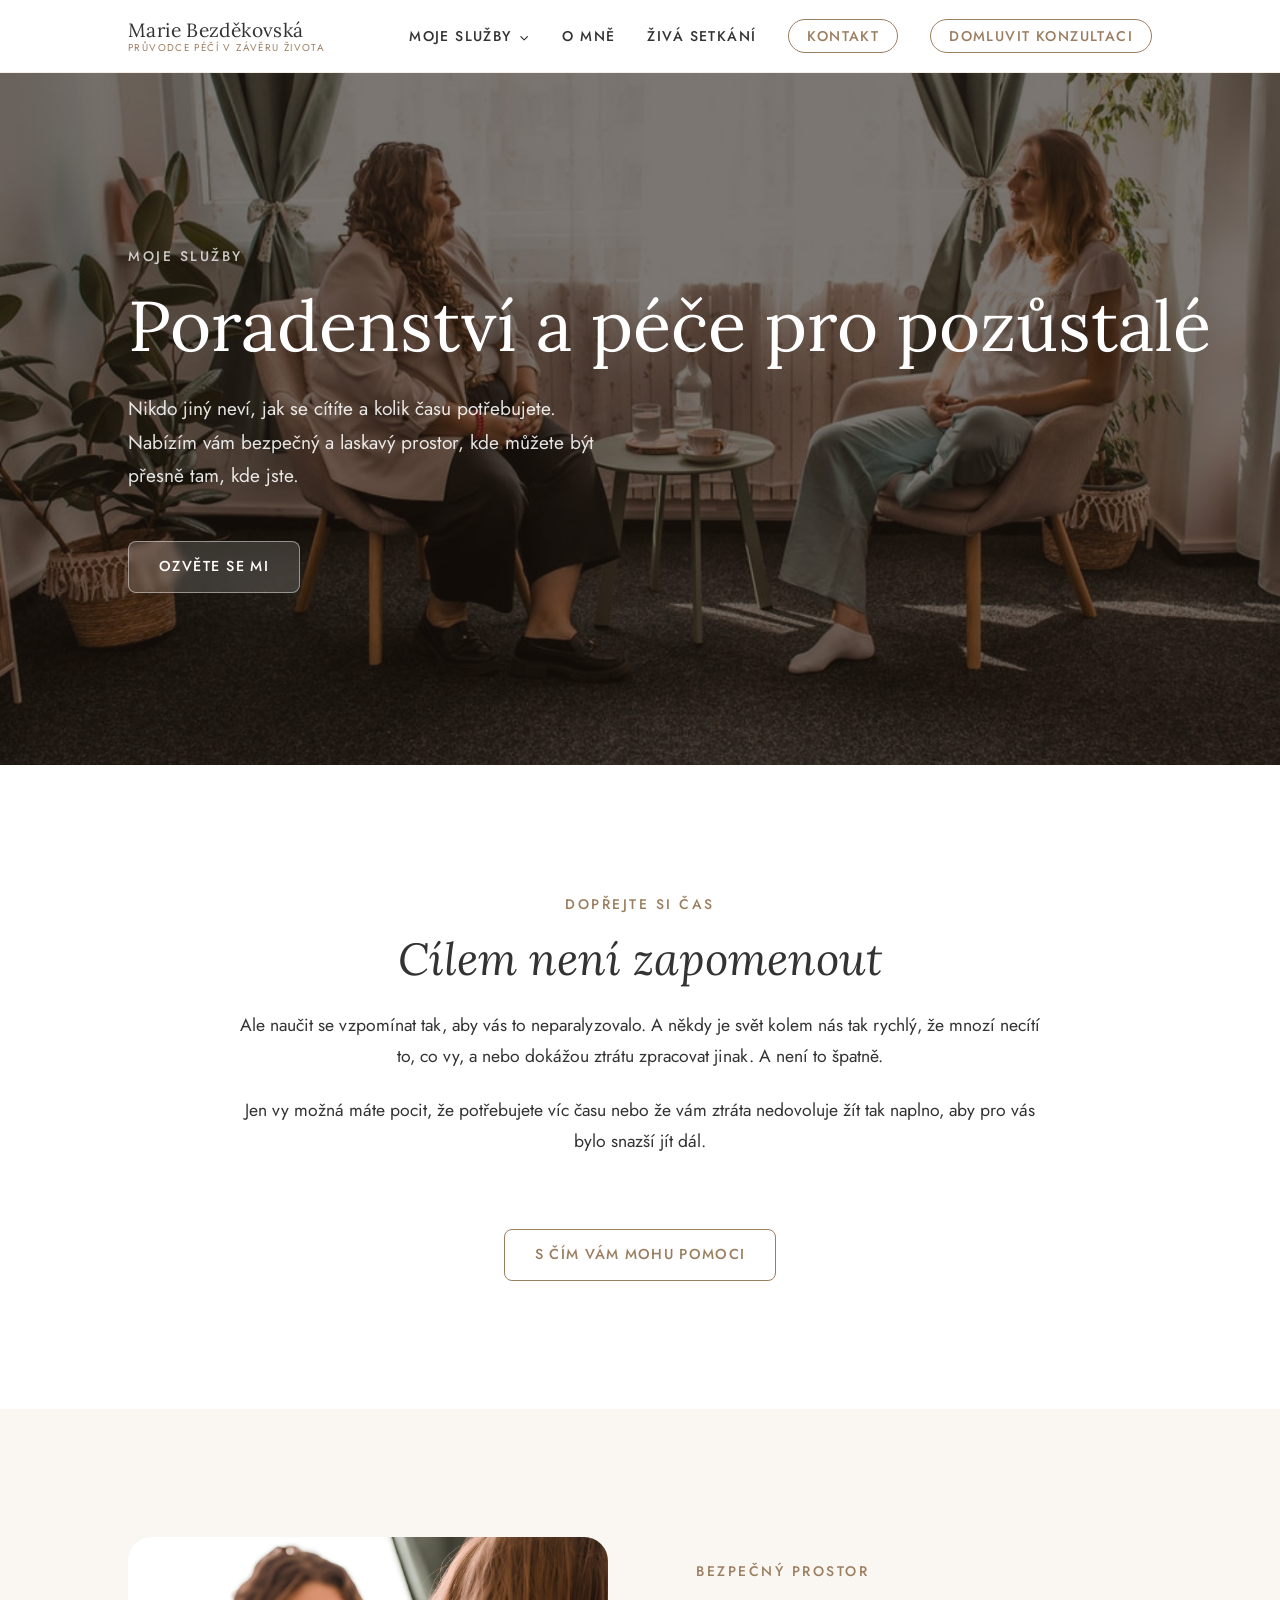
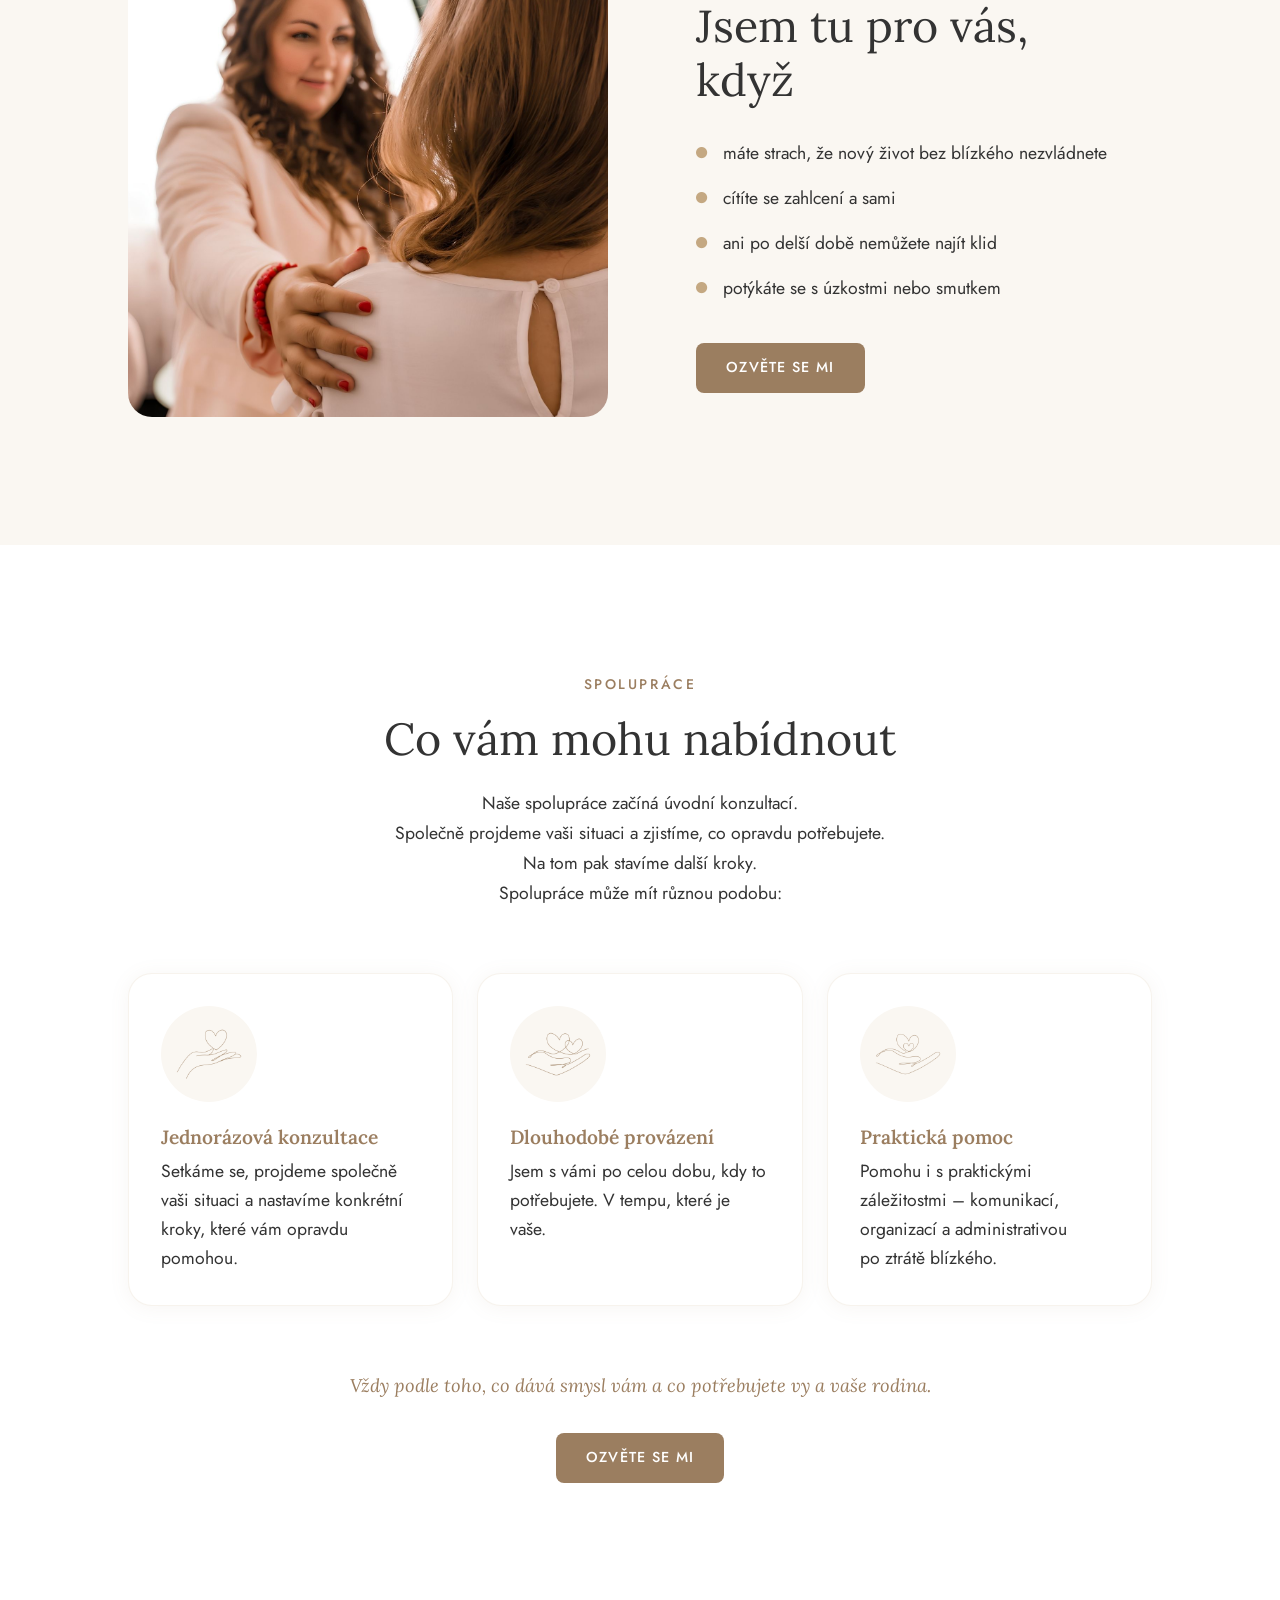
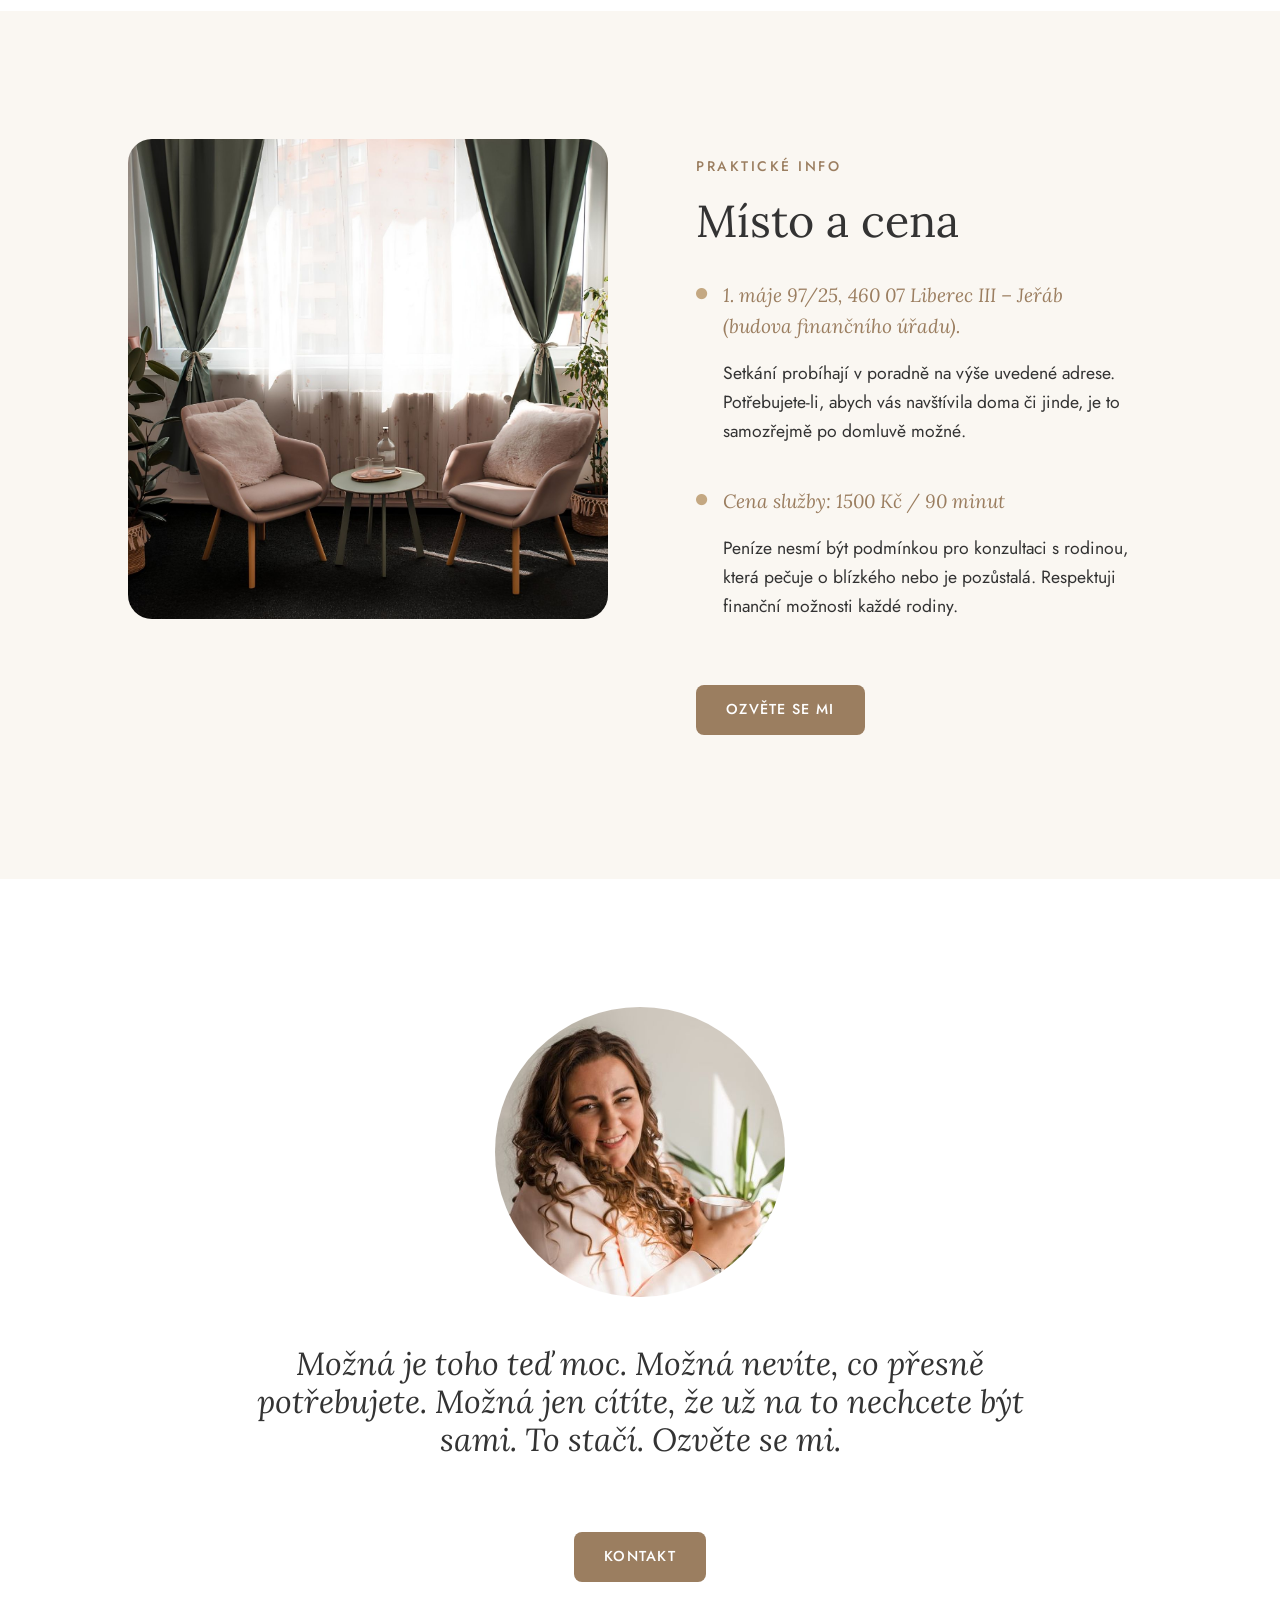
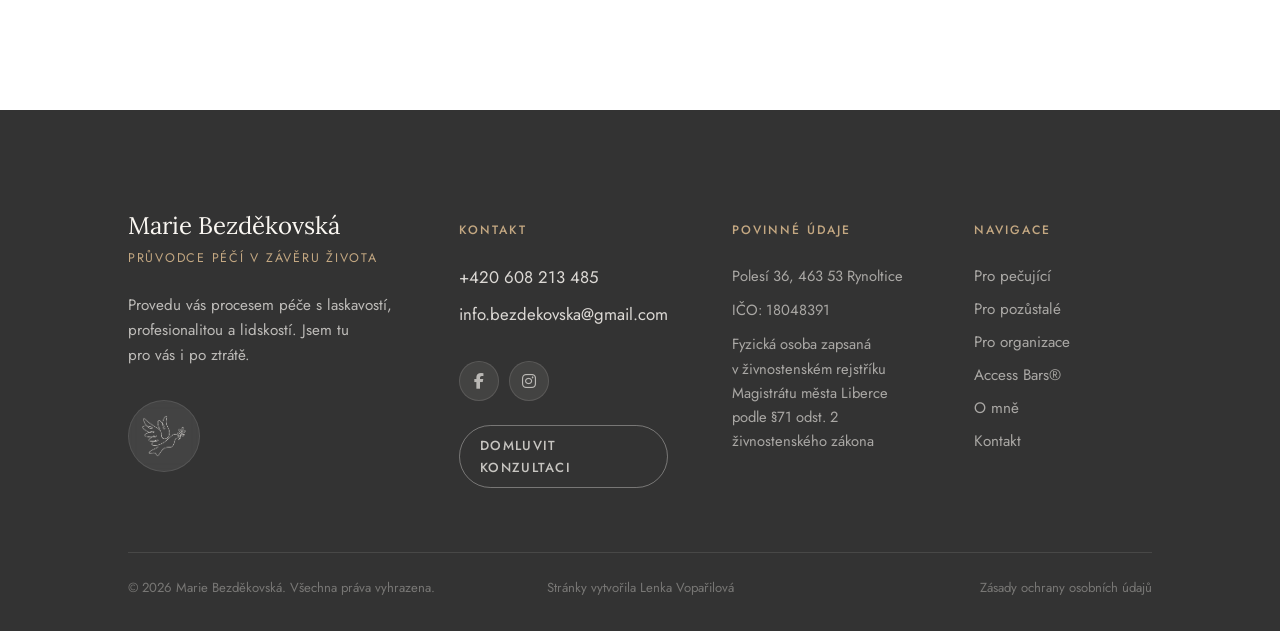
<file: pozustali.html>
﻿<!DOCTYPE html>
<html lang="cs">

<head>
    <meta charset="UTF-8">
    <meta name="viewport" content="width=device-width, initial-scale=1.0">
    <meta name="robots" content="index, follow">

    <!-- SEO -->
    <title>Pro pozůstalé | Marie Bezděkovská – Průvodce péčí v závěru života</title>
    <meta name="description"
        content="Bezpečný a laskavý prostor pro pozůstalé. Pomáhám se naučit vzpomínat tak, aby vás to neparalyzovalo. Individuální i dlouhodobá podpora v truchlení.">
    <link rel="canonical" href="https://mariebezdekovska.cz/pozustali.html">

    <!-- Open Graph -->
    <meta property="og:title" content="Pro pozůstalé | Marie Bezděkovská">
    <meta property="og:description"
        content="Bezpečný a laskavý prostor pro pozůstalé. Pomáhám se naučit vzpomínat tak, aby vás to neparalyzovalo.">
    <meta property="og:image" content="https://mariebezdekovska.cz/Obrazky/pozustali_podpora_2026.jpg">
    <meta property="og:image:width" content="500">
    <meta property="og:image:height" content="500">
    <meta property="og:image:type" content="image/jpeg">
    <meta property="og:url" content="https://mariebezdekovska.cz/pozustali.html">
    <meta property="og:type" content="website">
    <meta property="og:locale" content="cs_CZ">
    <meta property="og:site_name" content="Marie Bezděkovská">

    <!-- Favicon -->
    <link rel="icon" type="image/svg+xml" href="favicon.svg">

    <!-- Fonts -->
    <link rel="preconnect" href="https://fonts.googleapis.com">
    <link rel="preconnect" href="https://fonts.gstatic.com" crossorigin>
    <link
        href="https://fonts.googleapis.com/css2?family=Lora:ital,wght@0,400;0,500;0,600;1,400;1,500&family=Jost:wght@300;400;500&display=swap"
        rel="stylesheet">

    <!-- Font Awesome -->
    <link rel="stylesheet" href="https://cdnjs.cloudflare.com/ajax/libs/font-awesome/6.5.1/css/all.min.css">

    <!-- Structured Data -->
    <script type="application/ld+json">
    {
      "@context": "https://schema.org",
      "@type": "Service",
      "name": "Podpora pro pozůstalé",
      "provider": {
        "@type": "LocalBusiness",
        "name": "Marie Bezděkovská – Průvodce péčí v závěru života",
        "url": "https://mariebezdekovska.cz",
        "telephone": "+420608213485",
        "email": "info.bezdekovska@gmail.com"
      },
      "description": "Bezpečný a laskavý prostor pro pozůstalé. Pomoc s truchlením, hledáním nové cesty a naučit se vzpomínat tak, aby vás to neparalyzovalo.",
      "url": "https://mariebezdekovska.cz/pozustali.html"
    }
    </script>

    <style>
        :root {
            --bg: #FAF7F2;
            --bg-alt: #EDE0CC;
            --sand: #D9C4A8;
            --gold: #C4A882;
            --cta: #9B7E60;
            --cta-hover: #7A6248;
            --text: #333333;
            --text-muted: #8A8078;
            --white: #FFFFFF;
            --font-h: 'Lora', Georgia, serif;
            --font-b: 'Jost', system-ui, sans-serif;
            --r-sm: 8px;
            --r-md: 16px;
            --r-lg: 24px;
            --shadow: 0 2px 20px rgba(155, 126, 96, 0.08);
            --shadow-hover: 0 8px 36px rgba(155, 126, 96, 0.15);
            --s1: 8px;
            --s2: 16px;
            --s3: 24px;
            --s4: 32px;
            --s5: 48px;
            --s6: 64px;
            --s7: 96px;
            --s8: 128px;
        }

        *,
        *::before,
        *::after {
            box-sizing: border-box;
            margin: 0;
            padding: 0;
        }

        html {
            scroll-behavior: smooth;
            font-size: 16px;
            scroll-padding-top: 80px;
        }

        body {
            font-family: var(--font-b);
            color: var(--text);
            background: var(--bg);
            line-height: 1.65;
            -webkit-font-smoothing: antialiased;
        }

        img {
            max-width: 100%;
            display: block;
        }

        a {
            color: inherit;
            text-decoration: none;
        }

        ul {
            list-style: none;
        }

        h1,
        h2,
        h3,
        h4,
        h5,
        h6 {
            font-family: var(--font-h);
            font-weight: 400;
            line-height: 1.2;
            color: var(--text);
        }

        h1 {
            font-size: clamp(2.6rem, 5.5vw, 4.6rem);
        }

        h2 {
            font-size: clamp(2rem, 3.5vw, 3rem);
        }

        h3 {
            font-size: clamp(1.25rem, 2vw, 1.7rem);
        }

        h4 {
            font-size: clamp(1.05rem, 1.5vw, 1.25rem);
        }

        p {
            font-size: 1.1rem;
            line-height: 1.65;
        }

        .container {
            width: 100%;
            padding-inline: var(--s8);
        }

        .section {
            padding: var(--s8) 0;
        }

        .section--white {
            background: var(--white);
        }

        .section--bg {
            background: var(--bg);
        }

        .eyebrow {
            display: block;
            font-family: var(--font-b);
            font-size: 0.87rem;
            font-weight: 500;
            letter-spacing: 0.18em;
            text-transform: uppercase;
            color: var(--cta);
            margin-bottom: var(--s2);
        }

        .divider {
            width: 44px;
            height: 1px;
            background: var(--gold);
            margin: var(--s3) auto;
        }

        .divider--left {
            margin-left: 0;
        }

        .btn {
            display: inline-flex;
            align-items: center;
            gap: var(--s1);
            padding: 13px 30px;
            border-radius: var(--r-sm);
            font-family: var(--font-b);
            font-size: 0.9rem;
            font-weight: 500;
            letter-spacing: 0.09em;
            text-transform: uppercase;
            cursor: pointer;
            border: none;
            transition: background 0.3s, color 0.3s, transform 0.25s, box-shadow 0.3s;
        }

        .btn--primary {
            background: var(--cta);
            color: var(--white);
        }

        .btn--primary:hover {
            background: var(--cta-hover);
            transform: translateY(-2px);
            box-shadow: 0 6px 20px rgba(155, 126, 96, 0.28);
        }

        .btn--outline {
            background: transparent;
            color: var(--cta);
            border: 1.5px solid var(--cta);
        }

        .btn--outline:hover {
            background: var(--cta);
            color: var(--white);
            transform: translateY(-2px);
        }

        .nav {
            position: fixed;
            inset: 0 0 auto;
            z-index: 200;
            background: var(--white);
            border-bottom: 1px solid rgba(196, 168, 130, 0.18);
            transition: box-shadow 0.3s;
        }

        .nav.scrolled {
            box-shadow: 0 2px 24px rgba(155, 126, 96, 0.12);
        }

        .nav__inner {
            width: 100%;
            padding-inline: var(--s8);
            height: 72px;
            display: flex;
            align-items: center;
            justify-content: space-between;
        }

        .nav__logo {
            font-family: var(--font-h);
            font-size: 1.2rem;
            font-weight: 400;
            letter-spacing: 0.02em;
            line-height: 1.2;
        }

        .nav__logo small {
            display: block;
            font-family: var(--font-b);
            font-size: 0.62rem;
            letter-spacing: 0.14em;
            text-transform: uppercase;
            color: var(--cta);
            font-weight: 400;
        }

        .nav__links {
            display: flex;
            align-items: center;
            gap: var(--s4);
        }

        .nav__item {
            position: relative;
        }

        .nav__link {
            font-size: 0.88rem;
            font-weight: 500;
            letter-spacing: 0.1em;
            text-transform: uppercase;
            color: var(--text);
            padding-bottom: 3px;
            position: relative;
            transition: color 0.22s;
        }

        .nav__link::after {
            content: '';
            position: absolute;
            bottom: -2px;
            left: 0;
            width: 0;
            height: 1px;
            background: var(--cta);
            transition: width 0.3s;
        }

        .nav__link:hover {
            color: var(--cta);
        }

        .nav__link:hover::after {
            width: 100%;
        }

        .nav__link--btn {
            border: 1.5px solid var(--cta);
            border-radius: 50px;
            padding: 6px 18px;
            color: var(--cta);
            transition: background 0.22s, color 0.22s;
        }

        .nav__link--btn::after {
            display: none;
        }

        .nav__link--btn:hover {
            background: var(--cta);
            color: var(--white);
        }

        .nav__link--cta {
            border: 1.5px solid var(--cta);
            border-radius: 50px;
            padding: 6px 18px;
            color: var(--cta);
            transition: background 0.22s, color 0.22s;
        }

        .nav__link--cta::after {
            display: none;
        }

        .nav__link--cta:hover {
            background: var(--cta);
            color: var(--white);
        }

        .nav__dropdown {
            position: absolute;
            top: calc(100% + 14px);
            left: 50%;
            transform: translateX(-50%);
            background: var(--white);
            border: 1px solid rgba(196, 168, 130, 0.18);
            border-radius: var(--r-md);
            padding: var(--s1) 0;
            min-width: 195px;
            box-shadow: var(--shadow);
            opacity: 0;
            visibility: hidden;
            pointer-events: none;
            transition: opacity 0.22s, visibility 0.22s, top 0.22s;
        }

        .nav__item:hover .nav__dropdown,
        .nav__item:focus-within .nav__dropdown {
            opacity: 1;
            visibility: visible;
            pointer-events: auto;
            top: calc(100% + 8px);
        }

        .nav__item:hover::before {
            content: '';
            position: absolute;
            top: 100%;
            left: -10px;
            right: -10px;
            height: 12px;
        }

        .nav__drop-link {
            display: block;
            padding: 9px 20px;
            font-size: 0.9rem;
            font-weight: 500;
            letter-spacing: 0.05em;
            color: var(--text);
            transition: background 0.18s, color 0.18s;
        }

        .nav__drop-link:hover {
            background: var(--bg-alt);
            color: var(--cta);
        }

        .nav__burger {
            display: none;
            flex-direction: column;
            gap: 5px;
            background: none;
            border: none;
            cursor: pointer;
            padding: 4px;
        }

        .nav__burger span {
            display: block;
            width: 24px;
            height: 1.5px;
            background: var(--text);
            transition: transform 0.3s, opacity 0.3s;
        }

        .nav__burger.open span:nth-child(1) {
            transform: translateY(6.5px) rotate(45deg);
        }

        .nav__burger.open span:nth-child(2) {
            opacity: 0;
        }

        .nav__burger.open span:nth-child(3) {
            transform: translateY(-6.5px) rotate(-45deg);
        }

        .nav__mobile {
            display: none;
            flex-direction: column;
            background: var(--white);
            border-top: 1px solid var(--sand);
            max-height: 0;
            overflow: hidden;
            transition: max-height 0.4s ease;
        }

        .nav__mobile.open {
            max-height: 600px;
        }

        .nav__mob-link {
            display: block;
            padding: 11px 24px;
            font-size: 0.94rem;
            font-weight: 500;
            letter-spacing: 0.07em;
            text-transform: uppercase;
            color: var(--text);
            border-bottom: 1px solid rgba(196, 168, 130, 0.14);
            transition: color 0.18s;
        }

        .nav__mob-link--sub {
            padding-left: 40px;
            font-size: 0.84rem;
            font-weight: 500;
            text-transform: none;
            letter-spacing: 0.03em;
            color: var(--text-muted);
        }

        .nav__mob-link--btn {
            align-self: flex-start;
            margin: 12px 24px;
            padding: 10px 20px;
            border: 1.5px solid var(--cta);
            border-radius: 50px;
            color: var(--cta);
            text-align: center;
            letter-spacing: 0.1em;
        }

        .nav__mob-link:hover {
            color: var(--cta);
        }

        .nav__mob-link--cta {
            align-self: flex-start;
            margin: 12px 24px;
            padding: 10px 20px;
            border: 1.5px solid var(--cta);
            border-radius: 50px;
            color: var(--cta);
            text-align: center;
            letter-spacing: 0.1em;
        }

        /* PAGE HERO */
        .page-hero {
            padding-top: 72px;
            min-height: 85vh;
            position: relative;
            display: flex;
            align-items: center;
            overflow: hidden;
        }

        .page-hero__bg {
            position: absolute;
            inset: 0;
            background-image: url('Obrazky/pozustali_hero_2026.jpg');
            background-size: cover;
            background-position: center 25%;
        }

        .page-hero__overlay {
            position: absolute;
            inset: 0;
            background: rgba(30, 22, 14, 0.58);
        }

        .page-hero__content {
            position: relative;
            z-index: 1;
            display: flex;
            flex-direction: column;
            align-items: flex-start;
            padding: var(--s6) var(--s8);
        }

        .page-hero__content .eyebrow {
            color: rgba(255, 255, 255, 0.75);
        }

        .page-hero__title {
            margin-bottom: var(--s3);
            color: var(--white);
            white-space: nowrap;
        }

        .page-hero__content .divider--left {
            background: rgba(255, 255, 255, 0.45);
        }

        .page-hero__lead {
            font-size: 1.2rem;
            line-height: 1.75;
            color: rgba(255, 255, 255, 0.88);
            max-width: 480px;
            margin-bottom: var(--s5);
        }

        .page-hero__img-wrap {
            display: none;
        }

        .btn--glass {
            background: rgba(255, 255, 255, 0.15);
            backdrop-filter: blur(4px);
            -webkit-backdrop-filter: blur(4px);
            border: 1.5px solid rgba(255, 255, 255, 0.45);
            color: #fff;
            letter-spacing: 0.1em;
        }

        .btn--glass:hover {
            background: rgba(255, 255, 255, 0.28);
            border-color: rgba(255, 255, 255, 0.7);
            color: #fff;
        }

        .section-header {
            text-align: center;
            margin-bottom: var(--s6);
        }

        .section-header h2 {
            margin-bottom: var(--s3);
        }

        .split {
            padding: var(--s8) 0;
        }

        .split__grid {
            display: grid;
            grid-template-columns: 1fr 1fr;
            gap: var(--s6);
            align-items: center;
        }

        .split__grid--flip {
            direction: rtl;
        }

        .split__grid--flip>* {
            direction: ltr;
        }

        .split__img-wrap {
            border-radius: var(--r-lg);
            overflow: hidden;
        }

        .split__img {
            width: 100%;
            height: 100%;
            object-fit: cover;
            transition: transform 0.55s ease;
        }

        .split__img-wrap:hover .split__img {
            transform: scale(1.04);
        }

        .split__body {
            padding: var(--s2) var(--s3);
        }

        .split__body h2 {
            margin-bottom: var(--s3);
        }

        .split__text {
            margin-bottom: var(--s3);
            color: var(--text);
        }

        .dot-list {
            margin-bottom: var(--s4);
        }

        .dot-list li {
            display: flex;
            align-items: flex-start;
            gap: var(--s2);
            padding: 8px 0;
            font-size: 1.1rem;
            line-height: 1.65;
        }

        .dot-list li i {
            color: var(--gold);
            flex-shrink: 0;
            font-size: 0.7rem;
            margin-top: 0.80em;
        }

        .pull-quote {
            font-family: var(--font-h);
            font-style: italic;
            font-size: 1.15rem;
            color: var(--cta);
            line-height: 1.7;
            margin-block: var(--s4);
        }

        .collab-grid {
            display: grid;
            grid-template-columns: repeat(3, 1fr);
            gap: var(--s3);
        }

        .collab-card {
            background: var(--white);
            border-radius: var(--r-lg);
            padding: var(--s4);
            border: 1px solid rgba(196, 168, 130, 0.14);
            box-shadow: var(--shadow);
            text-align: center;
            transition: box-shadow 0.3s;
        }

        .collab-card:hover {
            box-shadow: var(--shadow-hover);
        }

        .collab-card__icon {
            width: 72px;
            height: 72px;
            border-radius: 50%;
            background: var(--bg);
            display: flex;
            align-items: center;
            justify-content: center;
            margin: 0 auto var(--s3);
            color: var(--cta);
            font-size: 1.6rem;
        }

        .collab-card__title {
            font-family: var(--font-h);
            font-size: 1.2rem;
            font-weight: 600;
            color: var(--cta);
            margin-bottom: var(--s1);
        }

        .collab-card__text {
            font-size: 1.1rem;
            line-height: 1.65;
            color: var(--text);
        }

        .highlight-box {
            background: rgba(255, 255, 255, 0.55);
            backdrop-filter: blur(8px);
            border: 1px solid rgba(196, 168, 130, 0.2);
            border-radius: var(--r-md);
            padding: var(--s4) var(--s5);
            margin-block: var(--s4);
        }

        .highlight-box p {
            font-family: var(--font-h);
            font-style: italic;
            font-size: 1.1rem;
            line-height: 1.7;
        }

        /* CONTACT */
        .contact {
            padding: var(--s8) 0;
        }

        .contact__grid {
            display: grid;
            grid-template-columns: 1fr 1fr;
            gap: var(--s7);
            align-items: start;
        }

        .contact__left {
            display: flex;
            flex-direction: column;
            gap: var(--s6);
        }

        .contact__top-row {
            display: flex;
            flex-direction: row;
            align-items: flex-start;
            gap: var(--s6);
        }

        .contact__photo-wrap {
            width: 230px;
            height: 230px;
            border-radius: 50%;
            overflow: hidden;
            flex-shrink: 0;
        }

        .contact__photo-wrap img {
            width: 100%;
            height: 100%;
            object-fit: cover;
            object-position: top;
            display: block;
        }

        .contact__right {
            display: flex;
            flex-direction: column;
            flex: 1;
        }

        .contact__info {
            display: flex;
            flex-direction: column;
            justify-content: flex-start;
        }

        .contact__detail {
            display: flex;
            align-items: center;
            gap: 12px;
            margin-bottom: var(--s3);
        }

        .contact__detail i {
            color: var(--cta);
            width: 16px;
            flex-shrink: 0;
        }

        .contact__detail p {
            font-size: 1.1rem;
        }

        .contact__detail a {
            color: var(--cta);
            text-decoration: underline;
            text-decoration-color: transparent;
            transition: text-decoration-color 0.2s;
        }

        .contact__detail a:hover {
            text-decoration-color: var(--cta);
        }

        .contact__socials {
            display: flex;
            gap: var(--s2);
            margin-top: var(--s4);
        }

        .social-btn {
            width: 40px;
            height: 40px;
            border-radius: 50%;
            background: var(--bg-alt);
            border: 1px solid var(--sand);
            display: flex;
            align-items: center;
            justify-content: center;
            color: var(--cta);
            transition: background 0.3s, color 0.3s, transform 0.25s;
        }

        .social-btn:hover {
            background: var(--cta);
            color: var(--white);
            transform: translateY(-2px);
        }

        .contact__note {
            padding: var(--s4);
            background: rgba(255, 255, 255, 0.55);
            backdrop-filter: blur(8px);
            border: 1px solid rgba(196, 168, 130, 0.2);
            border-radius: var(--r-md);
            font-family: var(--font-h);
            font-style: italic;
            font-size: 1.1rem;
            line-height: 1.7;
            color: #333333;
            width: 100%;
            transition: box-shadow 0.3s;
        }

        .contact__note:hover {
            box-shadow: var(--shadow-hover);
        }

        .cform {
            background: var(--white);
            border-radius: var(--r-lg);
            padding: var(--s5);
            box-shadow: var(--shadow);
            border: 1px solid rgba(196, 168, 130, 0.12);
        }

        .cform__group {
            margin-bottom: var(--s3);
        }

        .cform__label {
            display: block;
            font-size: 0.75rem;
            font-weight: 500;
            letter-spacing: 0.1em;
            text-transform: uppercase;
            color: var(--text-muted);
            margin-bottom: 6px;
        }

        .cform__input,
        .cform__textarea {
            width: 100%;
            padding: 12px 16px;
            border: 1.5px solid var(--sand);
            border-radius: var(--r-sm);
            font-family: var(--font-b);
            font-size: 1.05rem;
            color: var(--text);
            background: var(--bg);
            outline: none;
            transition: border-color 0.22s, box-shadow 0.22s;
        }

        .cform__input:focus,
        .cform__textarea:focus {
            border-color: var(--cta);
            box-shadow: 0 0 0 3px rgba(155, 126, 96, 0.1);
        }

        .cform__textarea {
            min-height: 120px;
            resize: vertical;
        }

        .hp-field {
            position: absolute;
            left: -9999px;
            visibility: hidden;
            pointer-events: none;
        }

        .cform__notice {
            font-size: 0.72rem;
            color: var(--text-muted);
            margin-top: var(--s2);
        }

        /* FOOTER */
        .footer {
            background: var(--text);
            color: rgba(250, 247, 242, 0.7);
            padding: var(--s7) 0 var(--s4);
        }

        .footer__inner {
            display: grid;
            grid-template-columns: 1.5fr 1fr 1fr 1fr;
            gap: var(--s6);
            margin-bottom: var(--s6);
            align-items: first baseline;
        }

        .footer__name {
            font-family: var(--font-h);
            font-size: 1.5rem;
            color: var(--bg);
            margin-bottom: 3px;
        }

        .footer__tagline {
            font-size: 0.78rem;
            letter-spacing: 0.14em;
            text-transform: uppercase;
            color: var(--gold);
            margin-bottom: var(--s3);
        }

        .footer__blurb {
            font-size: 0.95rem;
            line-height: 1.65;
            max-width: 280px;
        }

        .footer__socials {
            display: flex;
            gap: 10px;
            margin-top: var(--s4);
        }

        .footer__cta-btn {
            display: inline-block;
            margin-top: var(--s3);
            padding: 9px 20px;
            border: 1.5px solid rgba(250, 247, 242, 0.35);
            border-radius: 50px;
            font-size: 0.82rem;
            font-weight: 500;
            letter-spacing: 0.1em;
            text-transform: uppercase;
            color: rgba(250, 247, 242, 0.75);
            transition: background 0.22s, border-color 0.22s, color 0.22s;
        }

        .footer__cta-btn:hover {
            background: var(--cta);
            border-color: var(--cta);
            color: var(--white);
        }

        .footer__head {
            font-size: 0.76rem;
            font-weight: 500;
            letter-spacing: 0.16em;
            text-transform: uppercase;
            color: var(--gold);
            margin-bottom: var(--s3);
        }

        .footer__link {
            display: block;
            font-size: 0.95rem;
            color: rgba(250, 247, 242, 0.6);
            padding-bottom: 8px;
            transition: color 0.2s;
        }

        .footer__link:hover {
            color: var(--bg);
        }

        .footer__ci {
            display: flex;
            align-items: baseline;
            gap: 10px;
            margin-bottom: 10px;
        }

        .footer__ci i {
            color: var(--gold);
            font-size: 0.8rem;
            flex-shrink: 0;
            width: 1.1em;
            text-align: center;
        }

        .footer__ci a,
        .footer__ci span {
            font-size: 0.92rem;
            color: rgba(250, 247, 242, 0.6);
            transition: color 0.2s;
        }

        .footer__ci a:hover {
            color: var(--bg);
        }

        .footer__ci--highlight a {
            font-size: 1.05rem;
            color: rgba(250, 247, 242, 0.85);
        }

        .footer__ci--highlight a:hover {
            color: var(--bg);
        }

        .footer__icon {
            width: 72px;
            height: 72px;
            border-radius: 50%;
            background: rgba(255, 255, 255, 0.08);
            backdrop-filter: blur(4px);
            border: 1px solid rgba(255, 255, 255, 0.1);
            display: flex;
            align-items: center;
            justify-content: center;
            margin-top: var(--s4);
            padding: 8px;
        }

        .footer__icon img {
            width: 100%;
            height: 100%;
            object-fit: contain;
        }

        .footer__bottom {
            border-top: 1px solid rgba(250, 247, 242, 0.1);
            padding-top: var(--s3);
            display: flex;
            justify-content: space-between;
            align-items: center;
            flex-wrap: wrap;
            gap: var(--s2);
        }

        .footer__bottom p {
            font-size: 0.82rem;
            color: rgba(250, 247, 242, 0.35);
        }

        .footer__copy {
            flex: 1;
        }

        .footer__credit {
            flex: 1;
            text-align: center;
        }

        .footer__credit a {
            color: rgba(250, 247, 242, 0.35);
            text-decoration: underline;
            text-decoration-color: transparent;
            transition: color 0.2s, text-decoration-color 0.2s;
        }

        .footer__credit a:hover {
            color: rgba(250, 247, 242, 0.7);
        }

        .footer__legal {
            flex: 1;
            text-align: right;
        }

        .footer__legal a {
            color: rgba(250, 247, 242, 0.35);
            text-decoration: underline;
            text-decoration-color: transparent;
            transition: color 0.2s, text-decoration-color 0.2s;
        }

        .footer__legal a:hover {
            color: rgba(250, 247, 242, 0.7);
            text-decoration-color: rgba(250, 247, 242, 0.4);
        }

        .social-btn--dark {
            background: rgba(250, 247, 242, 0.08);
            border-color: rgba(250, 247, 242, 0.12);
            color: rgba(250, 247, 242, 0.65);
        }

        .social-btn--dark:hover {
            background: var(--cta);
            color: var(--white);
        }

        /* HOW CARDS */
        .how-grid {
            display: grid;
            grid-template-columns: repeat(2, 1fr);
            gap: var(--s3);
        }

        .how-card {
            background: var(--white);
            border-radius: var(--r-lg);
            padding: var(--s4);
            border: 1px solid rgba(196, 168, 130, 0.14);
            box-shadow: var(--shadow);
            transition: transform 0.3s, box-shadow 0.3s;
        }

        .how-card:hover {
            transform: translateY(-4px);
            box-shadow: var(--shadow-hover);
        }

        .how-card__icon {
            width: 96px;
            height: 96px;
            border-radius: 50%;
            background: var(--bg);
            display: flex;
            align-items: center;
            justify-content: center;
            margin-bottom: var(--s3);
            padding: 8px;
        }

        .how-card__icon img {
            width: 100%;
            height: 100%;
            object-fit: contain;
        }

        .how-card__title {
            font-family: var(--font-h);
            font-size: 1.2rem;
            font-weight: 600;
            color: var(--cta);
            margin-bottom: var(--s1);
        }

        .how-card__text {
            font-size: 1.1rem;
            line-height: 1.65;
            color: #333333;
        }

        /* INTRO – centered prose */
        .intro {
            padding: var(--s8) 0;
        }

        .intro__inner {
            max-width: 820px;
            margin-inline: auto;
            text-align: center;
        }

        .intro__title {
            margin-bottom: var(--s3);
            font-style: italic;
        }

        .intro__text {
            margin-bottom: var(--s3);
            font-size: 1.1rem;
            line-height: 1.75;
        }

        .reveal {
            opacity: 0;
            transform: translateY(30px);
            transition: opacity 0.7s ease, transform 0.7s ease;
        }

        .reveal.visible {
            opacity: 1;
            transform: translateY(0);
        }

        .rv-d1 {
            transition-delay: 0.1s;
        }

        .rv-d2 {
            transition-delay: 0.2s;
        }

        .rv-d3 {
            transition-delay: 0.3s;
        }

        @media (max-width: 1024px) {
            .container {
                padding-inline: var(--s5);
            }

            .nav__inner {
                padding-inline: var(--s5);
            }

            .collab-grid {
                grid-template-columns: 1fr 1fr;
            }

            .how-grid {
                grid-template-columns: repeat(2, 1fr);
            }

            .footer__inner {
                grid-template-columns: 1fr 1fr;
            }
        }

        @media (max-width: 768px) {
            :root {
                --s8: 80px;
                --s7: 60px;
            }

            .container {
                padding-inline: 20px;
            }

            .nav__inner {
                padding-inline: 20px;
            }

            .nav__links {
                display: none;
            }

            .nav__burger {
                display: flex;
            }

            .nav__mobile {
                display: flex;
            }

            .page-hero {
                min-height: 78vh;
            }

            .page-hero__bg {
                background-position: 42% 25% !important;
            }

            .page-hero__content {
                padding: var(--s4) 20px;
                align-items: center;
                text-align: center;
            }

            .page-hero__content .divider--left {
                margin-left: auto;
            }

            .page-hero__title {
                white-space: normal;
            }

            .split__grid,
            .split__grid--flip {
                grid-template-columns: 1fr;
                direction: ltr;
            }

            .collab-grid {
                grid-template-columns: 1fr;
            }

            .how-grid {
                grid-template-columns: 1fr !important;
            }

            .contact__grid {
                grid-template-columns: 1fr;
                gap: var(--s5);
            }

            .contact__top-row {
                flex-direction: column;
                align-items: center;
                gap: var(--s4);
            }

            .contact__photo-wrap {
                width: 160px;
                height: 160px;
            }

            .contact__right {
                align-items: center;
                text-align: center;
            }

            .contact__detail {
                justify-content: center;
            }

            .contact__detail p,
            .contact__detail a {
                word-break: break-word;
                overflow-wrap: break-word;
            }

            .contact__socials {
                justify-content: center;
            }

            .footer .container {
                padding-inline: var(--s4);
            }

            .footer__inner {
                grid-template-columns: 1fr;
                gap: var(--s5);
            }

            .footer__bottom {
                flex-direction: column;
                text-align: center;
            }

            .footer__legal {
                text-align: center;
            }
        }

        @media (max-width: 480px) {
            .btn {
                justify-content: center;
            }
        }
    </style>
</head>

<body>

    <!-- NAVIGATION -->
    <nav class="nav" id="nav" aria-label="Hlavní navigace">
        <div class="nav__inner">
            <a href="/" class="nav__logo" aria-label="Marie Bezděkovská – zpět na úvod">
                Marie Bezděkovská
                <small>Průvodce péčí v&nbsp;závěru života</small>
            </a>
            <ul class="nav__links" role="list">
                <li class="nav__item">
                    <button class="nav__link" aria-haspopup="true"
                        style="background:none;border:none;cursor:pointer;font-family:inherit;">
                        Moje služby <i class="fa-solid fa-chevron-down" style="font-size:.55rem;margin-left:3px;"
                            aria-hidden="true"></i>
                    </button>
                    <ul class="nav__dropdown" role="list" aria-label="Podmenu Moje služby">
                        <li><a href="/pecujici" class="nav__drop-link">Pro pečující</a></li>
                        <li><a href="/pozustali" class="nav__drop-link">Pro pozůstalé</a></li>
                        <li><a href="/organizace" class="nav__drop-link">Pro organizace</a></li>
                        <li><a href="/access-bars" class="nav__drop-link">Access Bars®</a></li>
                    </ul>
                </li>
                <li class="nav__item"><a href="/o-mne" class="nav__link">O&nbsp;mně</a></li>
                <li class="nav__item"><a href="/besedy" class="nav__link">Živá setkání</a></li>
                <li class="nav__item"><a href="/kontakt" class="nav__link nav__link--btn">Kontakt</a></li>
                <li class="nav__item"><a href="https://calendly.com/info-bezdekovska"
                        class="nav__link nav__link--cta" target="_blank" rel="noopener noreferrer">Domluvit
                        konzultaci</a></li>
            </ul>
            <button class="nav__burger" id="burger" aria-label="Otevřít menu" aria-expanded="false"
                aria-controls="mobileNav">
                <span></span><span></span><span></span>
            </button>
        </div>
        <nav class="nav__mobile" id="mobileNav" aria-label="Mobilní navigace">
            <a href="/#sluzby" class="nav__mob-link">Moje služby</a>
            <a href="/pecujici" class="nav__mob-link nav__mob-link--sub">Pro pečující</a>
            <a href="/pozustali" class="nav__mob-link nav__mob-link--sub">Pro pozůstalé</a>
            <a href="/organizace" class="nav__mob-link nav__mob-link--sub">Pro organizace</a>
            <a href="/access-bars" class="nav__mob-link nav__mob-link--sub">Access Bars®</a>
            <a href="/o-mne" class="nav__mob-link">O&nbsp;mně</a>
            <a href="/besedy" class="nav__mob-link">Živá setkání</a>
            <a href="/kontakt" class="nav__mob-link nav__mob-link--btn">Kontakt</a>
            <a href="https://calendly.com/info-bezdekovska" class="nav__mob-link nav__mob-link--cta"
                target="_blank" rel="noopener noreferrer">Domluvit konzultaci</a>
        </nav>
    </nav>

    <main>

        <!-- PAGE HERO -->
        <section class="page-hero" aria-labelledby="ph-title">
            <div class="page-hero__bg" aria-hidden="true"></div>
            <div class="page-hero__overlay" aria-hidden="true"></div>
            <div class="page-hero__content">
                <span class="eyebrow">Moje služby</span>
                <h1 class="page-hero__title" id="ph-title">Poradenství a&nbsp;péče pro pozůstalé</h1>
                <p class="page-hero__lead">
                    Nikdo jiný neví, jak se cítíte a&nbsp;kolik času potřebujete. Nabízím vám bezpečný
                    a&nbsp;laskavý prostor, kde můžete být přesně tam, kde jste.
                </p>
                <a href="#kontakt" class="btn btn--glass">
                    Ozvěte se mi
                </a>
            </div>
        </section>


        <!-- INTRO – Dopřejte si čas -->
        <section class="intro section--white" aria-labelledby="pozustali-intro-h">
            <div class="container">
                <div class="intro__inner">
                    <span class="eyebrow reveal">Dopřejte si čas</span>
                    <h2 class="intro__title reveal" id="pozustali-intro-h">
                        Cílem není zapomenout
                    </h2>
                    <p class="intro__text reveal">
                        Ale naučit se vzpomínat tak, aby vás to neparalyzovalo. A&nbsp;někdy je svět kolem nás
                        tak rychlý, že mnozí necítí to, co&nbsp;vy, a&nbsp;nebo dokážou ztrátu zpracovat jinak.
                        A&nbsp;není to špatně.
                    </p>
                    <p class="intro__text reveal">
                        Jen vy možná máte pocit, že potřebujete víc času nebo že vám ztráta nedovoluje žít
                        tak naplno, aby pro&nbsp;vás bylo snazší jít dál.
                    </p>
                    <a href="#bezpecny-prostor" class="btn btn--outline reveal" style="margin-top:var(--s5)">S čím vám
                        mohu pomoci</a>
                </div>
            </div>
        </section>


        <!-- BEZPEČNÝ PROSTOR -->
        <section class="section section--bg" id="bezpecny-prostor" aria-labelledby="main-h">
            <div class="container">
                <div class="split__grid">

                    <div class="split__img-wrap reveal" style="aspect-ratio: 1/1;">
                        <img src="Obrazky/marie_bezpecny_prostor_2026.jpg" alt="Bezpečný prostor pro pozůstalé" class="split__img"
                            loading="lazy">
                    </div>

                    <div class="split__body reveal rv-d2">
                        <span class="eyebrow">Bezpečný prostor</span>
                        <h2 id="main-h">Jsem tu pro vás, když</h2>
                        <ul class="dot-list" aria-label="Zkušenosti pozůstalých">
                            <li><i class="fa-solid fa-circle" aria-hidden="true"></i>máte strach, že nový život
                                bez&nbsp;blízkého nezvládnete</li>
                            <li><i class="fa-solid fa-circle" aria-hidden="true"></i>cítíte se zahlcení a&nbsp;sami</li>
                            <li><i class="fa-solid fa-circle" aria-hidden="true"></i>ani po&nbsp;delší době nemůžete
                                najít klid</li>
                            <li><i class="fa-solid fa-circle" aria-hidden="true"></i>potýkáte se s&nbsp;úzkostmi nebo
                                smutkem</li>
                        </ul>
                        <a href="#kontakt" class="btn btn--primary">Ozvěte se mi</a>
                    </div>

                </div>
            </div>
        </section>


        <!-- SPOLUPRÁCE -->
        <section class="section section--white" aria-labelledby="spoluprace-h">
            <div class="container">
                <div class="section-header reveal">
                    <span class="eyebrow">Spolupráce</span>
                    <h2 id="spoluprace-h">Co vám mohu nabídnout</h2>
                    <p style="max-width:680px; margin: 0 auto; font-size: 1.1rem; line-height: 1.7;">
                        Naše spolupráce začíná úvodní konzultací.<br>
                        Společně projdeme vaši situaci a&nbsp;zjistíme, co opravdu potřebujete.<br>
                        Na&nbsp;tom pak stavíme další kroky.<br>
                        Spolupráce může mít různou podobu:
                    </p>
                </div>

                <div class="how-grid" role="list" style="grid-template-columns: repeat(3, 1fr);">
                    <article class="how-card reveal rv-d1" role="listitem">
                        <div class="how-card__icon" aria-hidden="true"><img
                                src="Obrazky/Ikony/jednorazova_spoluprace.png" alt=""></div>
                        <h3 class="how-card__title">Jednorázová konzultace</h3>
                        <p class="how-card__text">
                            Setkáme se, projdeme společně vaši situaci a&nbsp;nastavíme konkrétní kroky,
                            které vám opravdu pomohou.
                        </p>
                    </article>
                    <article class="how-card reveal rv-d2" role="listitem">
                        <div class="how-card__icon" aria-hidden="true"><img src="Obrazky/Ikony/dlouhodobe_provazeni.png"
                                alt=""></div>
                        <h3 class="how-card__title">Dlouhodobé provázení</h3>
                        <p class="how-card__text">
                            Jsem s&nbsp;vámi po celou dobu, kdy to potřebujete. V&nbsp;tempu, které je vaše.
                        </p>
                    </article>
                    <article class="how-card reveal rv-d3" role="listitem">
                        <div class="how-card__icon" aria-hidden="true"><img
                                src="Obrazky/Ikony/organizacni_zalezitosti.png" alt=""></div>
                        <h3 class="how-card__title">Praktická pomoc</h3>
                        <p class="how-card__text">
                            Pomohu i&nbsp;s&nbsp;praktickými záležitostmi – komunikací, organizací
                            a&nbsp;administrativou po&nbsp;ztrátě blízkého.
                        </p>
                    </article>
                </div>

                <div style="text-align:center; margin-top: var(--s6);">
                    <p class="pull-quote reveal" style="max-width: 600px; margin-inline: auto;">
                        Vždy podle toho, co dává smysl vám a&nbsp;co potřebujete vy a&nbsp;vaše rodina.
                    </p>
                    <a href="#kontakt" class="btn btn--primary reveal rv-d2">Ozvěte se mi</a>
                </div>
            </div>
        </section>


        <!-- PRAKTICKÉ INFO -->
        <section class="section section--bg" id="prakticke-info" aria-labelledby="prakticke-info-h">
            <div class="container">
                <div class="split__grid" style="align-items: start;">

                    <div class="split__img-wrap reveal" style="aspect-ratio: 1/1;">
                        <img src="Obrazky/poradna_prostor_2026.jpg"
                            alt="Poradna Marie Bezděkovské – útulný prostor pro setkání" class="split__img"
                            loading="lazy" width="600" height="600">
                    </div>

                    <div class="split__body reveal rv-d2">
                        <span class="eyebrow">Praktické info</span>
                        <h2 id="prakticke-info-h">Místo a cena</h2>

                        <ul class="dot-list" style="margin-top:var(--s3);">

                            <li>
                                <i class="fa-solid fa-circle" aria-hidden="true"></i>
                                <div>
                                    <p
                                        style="font-family:var(--font-h); font-style:italic; font-size:1.2rem; color:var(--cta); margin-bottom:var(--s2);">
                                        1.&nbsp;máje 97/25, 460&nbsp;07 Liberec&nbsp;III&nbsp;– Jeřáb (budova finančního
                                        úřadu).
                                    </p>
                                    <p class="split__text">
                                        Setkání probíhají v&nbsp;poradně na výše uvedené adrese.
                                        Potřebujete-li, abych vás navštívila doma či jinde, je to samozřejmě
                                        po&nbsp;domluvě možné.
                                    </p>
                                </div>
                            </li>

                            <li>
                                <i class="fa-solid fa-circle" aria-hidden="true"></i>
                                <div>
                                    <p
                                        style="font-family:var(--font-h); font-style:italic; font-size:1.2rem; color:var(--cta); margin-bottom:var(--s2);">
                                        Cena služby: 1500&nbsp;Kč&nbsp;/ 90 minut
                                    </p>
                                    <p class="split__text">
                                        Peníze nesmí být podmínkou pro konzultaci s&nbsp;rodinou, která pečuje
                                        o&nbsp;blízkého nebo je pozůstalá. Respektuji finanční možnosti každé rodiny.
                                    </p>
                                </div>
                            </li>

                        </ul>

                        <a href="#kontakt" class="btn btn--primary">Ozvěte se mi</a>
                    </div>

                </div>
            </div>
        </section>


        <!-- CONTACT -->
        <section class="contact section--white" id="kontakt" aria-labelledby="contact-h">
            <div class="container">
                <div class="intro__inner">

                    <div class="contact__photo-wrap reveal" style="margin:0 auto var(--s5);width:290px;height:290px;">
                        <img src="Obrazky/marie_kontakt_2026.jpg" alt="Marie Bezděkovská" loading="lazy">
                    </div>
                    <h2 class="intro__title reveal" id="contact-h" style="font-size:clamp(1.45rem, 2.5vw, 2rem);">
                        Možná je toho teď moc. Možná nevíte, co přesně potřebujete. Možná jen cítíte,
                        že&nbsp;už na&nbsp;to nechcete být sami. To&nbsp;stačí. Ozvěte se mi.
                    </h2>
                    <a href="/kontakt" class="btn btn--primary reveal" style="margin-top:var(--s5);">Kontakt</a>

                </div>
            </div>
        </section>

    </main>

    <!-- FOOTER -->
    <footer class="footer" aria-label="Patička webu">
        <div class="container">
            <div class="footer__inner">
                <div>

                    <p class="footer__name">Marie Bezděkovská</p>
                    <p class="footer__tagline">Průvodce péčí v&nbsp;závěru života</p>
                    <p class="footer__blurb">Provedu vás procesem péče s&nbsp;laskavostí, profesionalitou
                        a&nbsp;lidskostí. Jsem tu pro&nbsp;vás i&nbsp;po&nbsp;ztrátě.</p>
                    <div class="footer__icon">
                        <img src="Obrazky/Ikony/holubice.png" alt="">
                    </div>
                </div>
                <div>
                    <p class="footer__head">Kontakt</p>
                    <div class="footer__ci footer__ci--highlight"><a
                            href="tel:+420608213485">+420&nbsp;608&nbsp;213&nbsp;485</a></div>
                    <div class="footer__ci footer__ci--highlight"><a
                            href="mailto:info.bezdekovska@gmail.com">info.bezdekovska@gmail.com</a></div>
                    <div class="footer__socials">
                        <a href="https://www.facebook.com/opeciazaveru" class="social-btn social-btn--dark"
                            target="_blank" rel="noopener noreferrer" aria-label="Facebook"><i
                                class="fa-brands fa-facebook-f" aria-hidden="true"></i></a>
                        <a href="https://www.instagram.com/poradna_mala_pruvodcepeci"
                            class="social-btn social-btn--dark" target="_blank" rel="noopener noreferrer"
                            aria-label="Instagram"><i class="fa-brands fa-instagram" aria-hidden="true"></i></a>
                    </div>
                    <a href="https://calendly.com/info-bezdekovska" class="footer__cta-btn"
                        target="_blank" rel="noopener noreferrer">Domluvit konzultaci</a>
                </div>
                <div>
                    <p class="footer__head">Povinné údaje</p>
                    <div class="footer__ci"><span>Polesí 36, 463&nbsp;53 Rynoltice</span></div>
                    <div class="footer__ci"><span>IČO: 18048391</span></div>
                    <div class="footer__ci"><span>Fyzická osoba zapsaná v&nbsp;živnostenském rejstříku Magistrátu města
                            Liberce podle §71 odst. 2 živnostenského zákona</span></div>
                </div>
                <nav aria-label="Navigace v patičce">
                    <p class="footer__head">Navigace</p>
                    <a href="/pecujici" class="footer__link">Pro pečující</a>
                    <a href="/pozustali" class="footer__link">Pro pozůstalé</a>
                    <a href="/organizace" class="footer__link">Pro organizace</a>
                    <a href="/access-bars" class="footer__link">Access Bars®</a>
                    <a href="/o-mne" class="footer__link">O&nbsp;mně</a>
                    <a href="/kontakt" class="footer__link">Kontakt</a>
                </nav>
            </div>
            <div class="footer__bottom">
                <p class="footer__copy">&copy; 2026 Marie Bezděkovská. Všechna práva vyhrazena.</p>
                <p class="footer__credit">Str&#225;nky vytvo&#345;ila <a href="https://voparilova.cz/">Lenka
                        Vopa&#345;ilov&#225;</a></p>
                <p class="footer__legal"><a href="gdpr.html">Zásady ochrany osobních údajů</a></p>
            </div>
        </div>
    </footer>

    <script>
        const nav = document.getElementById('nav');
        window.addEventListener('scroll', () => { nav.classList.toggle('scrolled', window.scrollY > 20); }, { passive: true });
        const burger = document.getElementById('burger');
        const mobileNav = document.getElementById('mobileNav');
        burger.addEventListener('click', () => {
            const open = mobileNav.classList.toggle('open');
            burger.classList.toggle('open', open);
            burger.setAttribute('aria-expanded', open);
        });
        mobileNav.querySelectorAll('a').forEach(a => {
            a.addEventListener('click', () => { mobileNav.classList.remove('open'); burger.classList.remove('open'); burger.setAttribute('aria-expanded', 'false'); });
        });
        const observer = new IntersectionObserver(entries => {
            entries.forEach(e => { if (e.isIntersecting) { e.target.classList.add('visible'); observer.unobserve(e.target); } });
        }, { threshold: 0.1, rootMargin: '0px 0px -40px 0px' });
        document.querySelectorAll('.reveal').forEach(el => observer.observe(el));
        const form = document.querySelector('form');
        if (form) { form.addEventListener('submit', e => { if (form.querySelector('[name="website"]').value) e.preventDefault(); }); }
    </script>

    <style>
        #backToTop {
            position: fixed;
            bottom: 2rem;
            right: 2rem;
            width: 50px;
            height: 50px;
            border-radius: 50%;
            background: var(--white);
            color: var(--cta);
            border: 1.5px solid var(--sand);
            cursor: pointer;
            display: flex;
            align-items: center;
            justify-content: center;
            font-size: 1rem;
            box-shadow: 0 2px 12px rgba(155, 126, 96, 0.15);
            opacity: 0;
            transform: translateY(12px);
            transition: opacity 0.35s, transform 0.35s, background 0.2s, border-color 0.2s, box-shadow 0.2s;
            z-index: 900;
            pointer-events: none;
        }

        #backToTop.visible {
            opacity: 1;
            transform: translateY(0);
            pointer-events: auto;
        }

        #backToTop:hover {
            background: var(--bg-alt);
            border-color: var(--gold);
            box-shadow: 0 4px 20px rgba(155, 126, 96, 0.25);
        }
    </style>

    <button id="backToTop" aria-label="Zpět nahoru">
        <i class="fa-solid fa-chevron-up" aria-hidden="true"></i>
    </button>

    <script>
        const btt = document.getElementById('backToTop');
        window.addEventListener('scroll', () => {
            btt.classList.toggle('visible', window.scrollY > 400);
        }, { passive: true });
        btt.addEventListener('click', () => window.scrollTo({ top: 0, behavior: 'smooth' }));
    </script>

    <script src="cookie-banner.js"></script>
</body>

</html>
</file>
<file: style.css>
/* ================================================
   CSS VARIABLES
================================================ */
:root {
    --bg: #FAF7F2;
    --bg-alt: #EDE0CC;
    --sand: #D9C4A8;
    --gold: #C4A882;
    --cta: #82664A;
    --cta-hover: #634C36;
    --text: #333333;
    --text-muted: #665D56;
    --white: #FFFFFF;

    --font-h: 'Lora', Georgia, serif;
    --font-b: 'Jost', system-ui, sans-serif;

    --r-sm: 8px;
    --r-md: 16px;
    --r-lg: 24px;

    --shadow: 0 2px 20px rgba(155, 126, 96, 0.08);
    --shadow-hover: 0 8px 36px rgba(155, 126, 96, 0.15);

    /* 8-px grid */
    --s1: 8px;
    --s2: 16px;
    --s3: 24px;
    --s4: 32px;
    --s5: 48px;
    --s6: 64px;
    --s7: 96px;
    --s8: 128px;

    --max-w: 1200px;
    --site-pct: 85%;
}

/* ================================================
   RESET
================================================ */
*,
*::before,
*::after {
    box-sizing: border-box;
    margin: 0;
    padding: 0;
}

html {
    scroll-behavior: smooth;
    font-size: 16px;
}

body {
    font-family: var(--font-b);
    color: var(--text);
    background: var(--bg);
    line-height: 1.6;
    -webkit-font-smoothing: antialiased;
}

img {
    max-width: 100%;
    display: block;
}

a {
    color: inherit;
    text-decoration: none;
}

ul {
    list-style: none;
}

/* ================================================
   TYPOGRAPHY
================================================ */
h1,
h2,
h3,
h4,
h5,
h6 {
    font-family: var(--font-h);
    font-weight: 400;
    line-height: 1.2;
    color: var(--text);
}

h1 {
    font-size: clamp(2.6rem, 5.5vw, 4.6rem);
}

h2 {
    font-size: clamp(2rem, 3.5vw, 3rem);
    margin-bottom: var(--s3);
}

h3 {
    font-size: clamp(1.25rem, 2vw, 1.7rem);
}

h4 {
    font-size: clamp(1.05rem, 1.5vw, 1.25rem);
}

p {
    font-size: 1.1rem;
    line-height: 1.65;
}

/* ================================================
   LAYOUT
================================================ */
.container {
    width: 100%;
    padding-inline: var(--s8);
}

.section {
    padding: var(--s8) 0;
}

.section--alt {
    background: var(--bg-alt);
}

.section--white {
    background: var(--white);
}

.section--bg {
    background: var(--bg);
}

.section--dark {
    background: var(--text);
}

/* ================================================
   UTILITIES
================================================ */
.eyebrow {
    display: block;
    font-family: var(--font-b);
    font-size: 0.87rem;
    font-weight: 500;
    letter-spacing: 0.18em;
    text-transform: uppercase;
    color: var(--cta);
    margin-bottom: var(--s2);
}

.divider {
    width: 44px;
    height: 1px;
    background: var(--gold);
    margin: var(--s3) auto;
}

.divider--left {
    margin-left: 0;
}

.text-muted {
    color: var(--text-muted);
}

/* ================================================
   BUTTONS
================================================ */
.btn {
    display: inline-flex;
    align-items: center;
    gap: var(--s1);
    padding: 13px 30px;
    border-radius: var(--r-sm);
    font-family: var(--font-b);
    font-size: 0.9rem;
    font-weight: 500;
    letter-spacing: 0.09em;
    text-transform: uppercase;
    cursor: pointer;
    border: none;
    transition: background 0.3s, color 0.3s, transform 0.25s, box-shadow 0.3s;
}

.btn--primary {
    background: var(--cta);
    color: var(--white);
}

.btn--primary:hover {
    background: var(--cta-hover);
    transform: translateY(-2px);
    box-shadow: 0 6px 20px rgba(155, 126, 96, 0.28);
}

.btn--outline {
    background: transparent;
    color: var(--cta);
    border: 1.5px solid var(--cta);
}

.btn--outline:hover {
    background: var(--cta);
    color: var(--white);
    transform: translateY(-2px);
}

.btn--outline-light {
    background: transparent;
    color: var(--white);
    border: 1.5px solid rgba(255, 255, 255, 0.5);
}

.btn--outline-light:hover {
    background: rgba(255, 255, 255, 0.12);
    transform: translateY(-2px);
}

/* ================================================
   NAVIGATION
================================================ */
.nav {
    position: fixed;
    inset: 0 0 auto;
    z-index: 200;
    background: var(--white);
    backdrop-filter: none;
    border-bottom: 1px solid rgba(196, 168, 130, 0.18);
    transition: box-shadow 0.3s;
}

.nav.scrolled {
    box-shadow: 0 2px 24px rgba(155, 126, 96, 0.12);
}

.nav__inner {
    width: 100%;
    padding-inline: var(--s8);
    height: 72px;
    display: flex;
    align-items: center;
    justify-content: space-between;
}

/* Logo */
.nav__logo {
    font-family: var(--font-h);
    font-size: 1.2rem;
    font-weight: 400;
    letter-spacing: 0.02em;
    line-height: 1.2;
}

.nav__logo small {
    display: block;
    font-family: var(--font-b);
    font-size: 0.62rem;
    letter-spacing: 0.14em;
    text-transform: uppercase;
    color: var(--cta);
    font-weight: 400;
}

/* Desktop links */
.nav__links {
    display: flex;
    align-items: center;
    gap: var(--s4);
}

.nav__item {
    position: relative;
}

.nav__link {
    font-size: 0.88rem;
    font-weight: 500;
    letter-spacing: 0.1em;
    text-transform: uppercase;
    color: var(--text);
    padding-bottom: 3px;
    position: relative;
    transition: color 0.22s;
}

.nav__link::after {
    content: '';
    position: absolute;
    bottom: -2px;
    left: 0;
    width: 0;
    height: 1px;
    background: var(--cta);
    transition: width 0.3s;
}

.nav__link:hover {
    color: var(--cta);
}

.nav__link:hover::after {
    width: 100%;
}

/* Kontakt jako tlačítko */
.nav__link--btn {
    border: 1.5px solid var(--cta);
    border-radius: 50px;
    padding: 6px 18px;
    padding-bottom: 6px;
    color: var(--cta);
    transition: background 0.22s, color 0.22s;
}

.nav__link--btn::after {
    display: none;
}

.nav__link--btn:hover {
    background: var(--cta);
    color: var(--white);
}

/* Calendly – obrysové tlačítko (stejný styl jako Kontakt) */
.nav__link--cta {
    border: 1.5px solid var(--cta);
    border-radius: 50px;
    padding: 6px 18px;
    color: var(--cta);
    transition: background 0.22s, color 0.22s;
}

.nav__link--cta::after {
    display: none;
}

.nav__link--cta:hover {
    background: var(--cta);
    color: var(--white);
}

/* Dropdown */
.nav__dropdown {
    position: absolute;
    top: calc(100% + 14px);
    left: 50%;
    transform: translateX(-50%);
    background: var(--white);
    border: 1px solid rgba(196, 168, 130, 0.18);
    border-radius: var(--r-md);
    padding: var(--s1) 0;
    min-width: 195px;
    box-shadow: var(--shadow);
    opacity: 0;
    visibility: hidden;
    pointer-events: none;
    transition: opacity 0.22s, visibility 0.22s, top 0.22s;
}

.nav__item:hover .nav__dropdown,
.nav__item:focus-within .nav__dropdown {
    opacity: 1;
    visibility: visible;
    pointer-events: auto;
    top: calc(100% + 8px);
}

/* Invisible bridge that fills the gap so hover isn't lost when moving mouse to dropdown */
.nav__item:hover::before {
    content: '';
    position: absolute;
    top: 100%;
    left: -10px;
    right: -10px;
    height: 12px;
}

.nav__drop-link {
    display: block;
    padding: 9px 20px;
    font-size: 0.9rem;
    font-weight: 500;
    letter-spacing: 0.05em;
    color: var(--text);
    transition: background 0.18s, color 0.18s;
}

.nav__drop-link:hover {
    background: var(--bg-alt);
    color: var(--cta);
}

/* Hamburger */
.nav__burger {
    display: none;
    flex-direction: column;
    gap: 5px;
    background: none;
    border: none;
    cursor: pointer;
    padding: 4px;
}

.nav__burger span {
    display: block;
    width: 24px;
    height: 1.5px;
    background: var(--text);
    transition: transform 0.3s, opacity 0.3s;
}

.nav__burger.open span:nth-child(1) {
    transform: translateY(6.5px) rotate(45deg);
}

.nav__burger.open span:nth-child(2) {
    opacity: 0;
}

.nav__burger.open span:nth-child(3) {
    transform: translateY(-6.5px) rotate(-45deg);
}

/* Mobile drawer */
.nav__mobile {
    display: none;
    flex-direction: column;
    background: var(--white);
    border-top: 1px solid var(--sand);
    max-height: 0;
    overflow: hidden;
    transition: max-height 0.4s ease;
}

.nav__mobile.open {
    max-height: 600px;
}

.nav__mob-link {
    display: block;
    padding: 11px 24px;
    font-size: 0.94rem;
    font-weight: 500;
    letter-spacing: 0.07em;
    text-transform: uppercase;
    color: var(--text);
    border-bottom: 1px solid rgba(196, 168, 130, 0.14);
    transition: color 0.18s;
}

.nav__mob-link--sub {
    padding-left: 40px;
    font-size: 0.84rem;
    font-weight: 500;
    text-transform: none;
    letter-spacing: 0.03em;
    color: var(--text-muted);
}

.nav__mob-link--btn {
    align-self: flex-start;
    margin: 12px 24px;
    padding: 10px 20px;
    border: 1.5px solid var(--cta);
    border-radius: 50px;
    color: var(--cta);
    text-align: center;
    letter-spacing: 0.1em;
}

.nav__mob-link:hover {
    color: var(--cta);
}

.nav__mob-link--cta {
    align-self: flex-start;
    margin: 12px 24px;
    padding: 10px 20px;
    border: 1.5px solid var(--cta);
    border-radius: 50px;
    color: var(--cta);
    text-align: center;
    letter-spacing: 0.1em;
}

/* Nav dropdown button reset */
.nav__button {
    background: none;
    border: none;
    cursor: pointer;
    font-family: inherit;
}

.nav__button i {
    font-size: 0.55rem;
    margin-left: 3px;
}

/* ================================================
   HERO – split layout
================================================ */
.hero {
    height: 100svh;
    display: grid;
    grid-template-columns: 1fr 1fr;
    grid-template-rows: 1fr;
    padding-top: 72px;
}

/* Content side */
.hero__content {
    display: flex;
    flex-direction: column;
    justify-content: center;
    align-items: flex-start;
    padding: var(--s6) var(--s6) var(--s6) var(--s8);
}

.hero__pre {
    font-family: var(--font-b);
    font-size: 0.87rem;
    font-weight: 500;
    letter-spacing: 0.2em;
    text-transform: uppercase;
    color: var(--cta);
    margin-bottom: var(--s3);
    white-space: nowrap;
}

.hero__title {
    margin-bottom: var(--s3);
}

.page-hero__content h1 {
    margin-bottom: var(--s3);
}

.hero__sub {
    font-size: 1.2rem;
    line-height: 1.75;
    color: var(--text-muted);
    max-width: 460px;
    margin-bottom: var(--s5);
}

.hero__ctas {
    display: flex;
    gap: var(--s2);
    flex-wrap: wrap;
}

/* Image side */
.hero__img-wrap {
    position: relative;
    display: flex;
    align-items: center;
    justify-content: center;
    padding: var(--s6) var(--s8) var(--s6) var(--s6);
}

.hero__img {
    max-height: calc(100svh - 72px - 128px);
    max-width: 100%;
    width: auto;
    height: auto;
    border-radius: var(--r-lg);
    box-shadow: var(--shadow-hover);
}

.hero__img-overlay {
    position: absolute;
    inset: 0;
    background: none;
}

/* ================================================
   INTRO – centered prose
================================================ */
.intro {
    padding: var(--s8) 0;
}

.intro__inner {
    max-width: 820px;
    margin-inline: auto;
    text-align: center;
}

.intro__title {
    margin-bottom: var(--s3);
    font-style: italic;
}

.intro__text {
    margin-bottom: var(--s3);
    font-size: 1.1rem;
    line-height: 1.75;
}

.intro__action {
    margin-top: var(--s5);
}

/* ================================================
   SPLIT – alternating image + text
================================================ */
.split {
    padding: var(--s8) 0;
}

.split__grid {
    display: grid;
    grid-template-columns: 1fr 1fr;
    gap: var(--s6);
    align-items: center;
}

.split__grid--flip {
    direction: rtl;
}

.split__grid--flip>* {
    direction: ltr;
}

.split__img-wrap {
    border-radius: var(--r-lg);
    overflow: hidden;
    aspect-ratio: 3 / 4;
}

.split__img {
    width: 100%;
    height: 100%;
    object-fit: cover;
    transition: transform 0.55s ease;
}

.split__img-wrap:hover .split__img {
    transform: scale(1.04);
}

.split__body {
    padding: var(--s2) var(--s3);
}

.split__title {
    margin-bottom: var(--s3);
}

.split__text {
    margin-bottom: var(--s3);
    color: var(--text);
}

/* dot list */
.dot-list {
    margin-bottom: var(--s4);
}

.dot-list--2col {
    display: grid;
    grid-template-columns: 1fr 1fr;
    column-gap: var(--s4);
    row-gap: 0;
}

.dot-list li {
    display: flex;
    align-items: baseline;
    gap: var(--s2);
    padding: 8px 0;
    font-size: 1.1rem;
    line-height: 1.65;
}

.dot-list li i {
    color: var(--gold);
    flex-shrink: 0;
    font-size: 0.7rem;
    position: relative;
    top: -2px;
}

/* pull-quote style */
.pull-quote {
    font-family: var(--font-h);
    font-style: italic;
    font-size: 1.15rem;
    color: var(--cta);
    line-height: 1.7;
    margin-block: var(--s4);
}

/* Split section modifiers */
.split__img-wrap--square {
    aspect-ratio: 1 / 1;
}

.split__text--tight {
    margin-bottom: 0.3em;
}

.split__text--list-lead {
    margin-bottom: var(--s1);
}

.split__quote-block {
    margin-top: var(--s7);
    text-align: center;
}

.split__quote-block .pull-quote {
    font-size: 1.3rem;
}

.split__quote-block .pull-quote:first-of-type {
    margin-bottom: 0.3em;
}

.split__quote-block .pull-quote:last-of-type {
    margin-top: 0;
    margin-bottom: var(--s5);
}

/* ================================================
   REASON CARDS – 3×2 grid
================================================ */
.reasons {
    padding: var(--s8) 0;
}

.section-header {
    text-align: center;
    margin-bottom: var(--s6);
}

.section-header h2 {
    margin-bottom: var(--s3);
}

.reasons__grid {
    display: grid;
    grid-template-columns: repeat(3, 1fr);
    gap: var(--s3);
}

.reason-card {
    background: var(--white);
    border-radius: var(--r-lg);
    padding: var(--s4);
    border: 1px solid rgba(196, 168, 130, 0.14);
    box-shadow: var(--shadow);
    transition: transform 0.3s, box-shadow 0.3s;
}

.reason-card:hover {
    transform: translateY(-4px);
    box-shadow: var(--shadow-hover);
}

.reason-card__icon {
    width: 96px;
    height: 96px;
    border-radius: 50%;
    background: var(--bg);
    display: flex;
    align-items: center;
    justify-content: center;
    margin-bottom: var(--s3);
    padding: 8px;
}

.reason-card__icon img {
    width: 100%;
    height: 100%;
    object-fit: contain;
}

.reason-card__title {
    font-family: var(--font-h);
    font-size: 1.2rem;
    font-weight: 600;
    color: var(--cta);
    margin-bottom: var(--s1);
}

.reason-card__text {
    font-size: 1.1rem;
    line-height: 1.65;
    color: #333333;
}

/* ================================================
   SERVICE CARDS – 2×2 bento grid
================================================ */
.services {
    padding: var(--s8) 0;
}

.services__grid {
    display: grid;
    grid-template-columns: repeat(2, 1fr);
    gap: var(--s3);
}

.svc-card {
    position: relative;
    border-radius: var(--r-lg);
    overflow: hidden;
    box-shadow: var(--shadow);
    aspect-ratio: 1 / 1;
    transition: transform 0.3s, box-shadow 0.3s;
}

.svc-card:hover {
    transform: translateY(-5px);
    box-shadow: var(--shadow-hover);
}

/* dark overlay over background */
.svc-card::before {
    content: '';
    position: absolute;
    inset: 0;
    background: rgba(0, 0, 0, 0.45);
    z-index: 1;
}

/* image background */
.svc-card__media {
    position: absolute;
    inset: 0;
    z-index: 0;
}

.svc-card__media img {
    width: 100%;
    height: 100%;
    object-fit: cover;
    transition: transform 0.5s;
}

.svc-card:hover .svc-card__media img {
    transform: scale(1.05);
}

/* placeholder background */
.svc-card__ph {
    position: absolute;
    inset: 0;
    z-index: 0;
    background: linear-gradient(135deg, #c8b89a, #8a7560);
    display: flex;
    flex-direction: column;
    align-items: center;
    justify-content: center;
    gap: 6px;
}

.svc-card__ph i {
    font-size: 2rem;
    color: rgba(255, 255, 255, 0.35);
}

.svc-card__ph span {
    font-size: 0.7rem;
    color: rgba(255, 255, 255, 0.35);
}

/* card content – centered over the background */
.svc-card__body {
    position: absolute;
    inset: 0;
    z-index: 2;
    padding: var(--s4);
    display: flex;
    flex-direction: column;
    align-items: center;
    justify-content: center;
    text-align: center;
}

.svc-card__icon {
    width: 96px;
    height: 96px;
    border-radius: 50%;
    background: rgba(255, 255, 255, 0.15);
    backdrop-filter: blur(4px);
    display: flex;
    align-items: center;
    justify-content: center;
    margin-bottom: var(--s2);
    padding: 10px;
}

.svc-card__icon img {
    width: 100%;
    height: 100%;
    object-fit: contain;
    filter: brightness(0) invert(1);
}

.svc-card__title {
    font-family: var(--font-h);
    font-size: 1.45rem;
    font-weight: 600;
    line-height: 1.4;
    color: #fff;
    margin-bottom: var(--s2);
}

.svc-card__text {
    font-size: 1.1rem;
    line-height: 1.65;
    color: rgba(255, 255, 255, 0.88);
    margin-bottom: var(--s3);
}

.svc-card__body .btn--outline-light {
    background: rgba(255, 255, 255, 0.15);
    backdrop-filter: blur(4px);
    border-color: rgba(255, 255, 255, 0.45);
}

.svc-card__body .btn--outline-light:hover {
    background: rgba(255, 255, 255, 0.28);
}

/* ================================================
   FAQ
================================================ */
.faq {
    padding: var(--s8) 0;
}

.faq__list {
    max-width: 760px;
    margin: 0 auto;
    display: flex;
    flex-direction: column;
    gap: var(--s2);
}

.faq__item {
    border: 1px solid rgba(196, 168, 130, 0.14);
    border-radius: var(--r-md);
    background: var(--white);
    overflow: hidden;
    box-shadow: var(--shadow);
    transition: transform 0.3s, box-shadow 0.3s;
}

.faq__item:hover {
    transform: translateY(-4px);
    box-shadow: var(--shadow-hover);
}

.faq__question {
    width: 100%;
    background: none;
    border: none;
    padding: var(--s3) var(--s4);
    display: flex;
    align-items: center;
    justify-content: space-between;
    gap: var(--s3);
    cursor: pointer;
    text-align: left;
    font-family: var(--font-h);
    font-size: 1.05rem;
    font-weight: 600;
    color: var(--heading);
    transition: color 0.2s;
}

.faq__question:hover {
    color: var(--cta);
}

.faq__question i {
    font-size: 0.8rem;
    color: var(--cta);
    transition: transform 0.3s;
    flex-shrink: 0;
}

.faq__item.open .faq__question i {
    transform: rotate(180deg);
}

.faq__answer {
    max-height: 0;
    overflow: hidden;
    transition: max-height 0.5s cubic-bezier(0.4, 0, 0.2, 1);
}

.faq__answer p {
    padding: 0 var(--s4) var(--s4);
    font-size: 1.05rem;
    line-height: 1.65;
    color: #333333;
    border-top: 1px solid rgba(196, 168, 130, 0.15);
    padding-top: var(--s3);
}

/* ================================================
   ABOUT SNIPPET
================================================ */
.about {
    padding: var(--s8) 0;
}

.about__cta {
    margin-top: var(--s3);
}

/* ================================================
   TESTIMONIALS
================================================ */
.testimonials {
    padding: var(--s8) 0;
}

.testimonials__grid {
    display: grid;
    grid-template-columns: repeat(3, 1fr);
    gap: var(--s3);
}

.testi-card {
    background: var(--white);
    border-radius: var(--r-lg);
    border: 1px solid rgba(196, 168, 130, 0.14);
    box-shadow: var(--shadow);
    padding: var(--s4);
    display: flex;
    flex-direction: column;
    gap: var(--s3);
    transition: transform 0.3s, box-shadow 0.3s;
}

.testi-card:hover {
    transform: translateY(-4px);
    box-shadow: var(--shadow-hover);
}

.testi-card__body {
    flex: 1;
}

.testi-card__author {
    display: flex;
    align-items: center;
    gap: var(--s3);
}

.testi-card__icon {
    width: 56px;
    height: 56px;
    border-radius: 50%;
    background: var(--bg);
    display: flex;
    align-items: center;
    justify-content: center;
    flex-shrink: 0;
    padding: 6px;
}

.testi-card__icon img {
    width: 100%;
    height: 100%;
    object-fit: contain;
}

.testi-card__author-info {
    display: flex;
    flex-direction: column;
    gap: 2px;
}

.testi-card__name {
    font-family: var(--font-h);
    font-size: 1rem;
    font-weight: 600;
    color: var(--cta);
}

.testi-card__note {
    font-size: 0.8rem;
    color: #888888;
    font-style: italic;
}

.testi-card__text {
    font-size: 1.05rem;
    line-height: 1.65;
    color: #333333;
    font-style: italic;
}

.testi-card__text--clamped {
    display: -webkit-box;
    -webkit-box-orient: vertical;
    -webkit-line-clamp: 9;
    overflow: hidden;
}

.testi-card__readmore {
    background: none;
    border: none;
    padding: 0;
    margin-top: 0.35em;
    font-family: var(--font-h);
    font-size: 0.85rem;
    font-weight: 600;
    color: var(--cta);
    cursor: pointer;
    text-decoration: none;
    display: block;
    transition: color 0.2s;
}

.testi-card__readmore:hover {
    color: #b08a60;
}

/* ================================================
   CONTACT
================================================ */
.contact {
    padding: var(--s8) 0;
}

.contact__grid {
    display: grid;
    grid-template-columns: 1fr 1fr;
    gap: var(--s7);
    align-items: start;
}

.contact__left {
    display: flex;
    flex-direction: column;
    gap: var(--s6);
}

.contact__top-row {
    display: flex;
    flex-direction: row;
    align-items: flex-start;
    gap: var(--s6);
}

.contact__photo-wrap {
    width: 230px;
    height: 230px;
    border-radius: 50%;
    overflow: hidden;
    flex-shrink: 0;
}

.contact__photo-wrap img {
    width: 100%;
    height: 100%;
    object-fit: cover;
    object-position: top;
    display: block;
}

.contact__right {
    display: flex;
    flex-direction: column;
    flex: 1;
}

.contact__info {
    display: flex;
    flex-direction: column;
    justify-content: flex-start;
}

.contact__detail {
    display: flex;
    align-items: center;
    gap: 12px;
    margin-bottom: var(--s3);
}

.contact__detail i {
    color: var(--cta);
    width: 16px;
    flex-shrink: 0;
}

.contact__detail p {
    font-size: 1.1rem;
}

.contact__detail a {
    color: var(--cta);
    text-decoration: none;
    transition: color 0.2s;
}

.contact__detail a:hover {
    color: #3a2b1d;
}

.contact__socials {
    display: flex;
    gap: var(--s2);
    margin-top: var(--s4);
}

.social-btn {
    width: 40px;
    height: 40px;
    border-radius: 50%;
    background: var(--bg-alt);
    border: 1px solid var(--sand);
    display: flex;
    align-items: center;
    justify-content: center;
    color: var(--cta);
    transition: background 0.3s, color 0.3s, transform 0.25s;
}

.social-btn:hover {
    background: var(--cta);
    color: var(--white);
    transform: translateY(-2px);
}

.contact__note {
    padding: var(--s4);
    background: rgba(255, 255, 255, 0.55);
    backdrop-filter: blur(8px);
    border: 1px solid rgba(196, 168, 130, 0.2);
    border-radius: var(--r-md);
    font-family: var(--font-h);
    font-style: italic;
    font-size: 1.1rem;
    line-height: 1.7;
    color: #333333;
    width: 100%;
    transition: box-shadow 0.3s;
}

.contact__note:hover {
    box-shadow: var(--shadow-hover);
}

/* Form */
.cform {
    background: var(--white);
    border-radius: var(--r-lg);
    padding: var(--s5);
    box-shadow: var(--shadow);
    border: 1px solid rgba(196, 168, 130, 0.12);
}

.cform__group {
    margin-bottom: var(--s3);
}

.cform__label {
    display: block;
    font-size: 0.75rem;
    font-weight: 500;
    letter-spacing: 0.1em;
    text-transform: uppercase;
    color: var(--text-muted);
    margin-bottom: 6px;
}

.cform__input,
.cform__textarea {
    width: 100%;
    padding: 12px 16px;
    border: 1px solid rgba(196, 168, 130, 0.3);
    border-radius: var(--r-sm);
    font-family: var(--font-b);
    font-size: 1.05rem;
    color: var(--text);
    background: var(--bg);
    outline: none;
    transition: border-color 0.22s, box-shadow 0.22s;
}

.cform__input:focus,
.cform__textarea:focus {
    border: 1.5px solid var(--sand);
    box-shadow: 0 0 0 3px rgba(155, 126, 96, 0.1);
}

.cform__textarea {
    min-height: 120px;
    resize: vertical;
}

/* honeypot */
.hp-field {
    position: absolute;
    left: -9999px;
    visibility: hidden;
    pointer-events: none;
}

.cform__notice {
    font-size: 0.72rem;
    color: var(--text-muted);
    margin-top: var(--s2);
}

/* ================================================
   FOOTER
================================================ */
.footer {
    background: var(--text);
    color: rgba(250, 247, 242, 0.7);
    padding: var(--s7) 0 var(--s4);
}

.footer__inner {
    display: grid;
    grid-template-columns: 1.5fr 1fr 1fr 1fr;
    gap: var(--s6);
    margin-bottom: var(--s6);
    align-items: first baseline;
}

.footer__inner > :first-child {
    padding-right: var(--s5);
}

.footer__name {
    font-family: var(--font-h);
    font-size: 1.5rem;
    color: var(--bg);
    margin-bottom: 3px;
}

.footer__tagline {
    font-size: 0.78rem;
    letter-spacing: 0.14em;
    text-transform: uppercase;
    color: var(--gold);
    margin-bottom: var(--s3);
    white-space: nowrap;
}

.footer__blurb {
    font-size: 0.95rem;
    line-height: 1.75;
    max-width: 280px;
}

.footer__socials {
    display: flex;
    gap: 10px;
    margin-top: var(--s4);
}

.footer__cta-btn {
    display: inline-block;
    margin-top: var(--s3);
    padding: 9px 20px;
    border: 1.5px solid rgba(250, 247, 242, 0.35);
    border-radius: 50px;
    font-size: 0.82rem;
    font-weight: 500;
    letter-spacing: 0.1em;
    text-transform: uppercase;
    color: rgba(250, 247, 242, 0.75);
    transition: background 0.22s, border-color 0.22s, color 0.22s;
}

.footer__cta-btn:hover {
    background: var(--cta);
    border-color: var(--cta);
    color: var(--white);
}

.footer__icon {
    width: 72px;
    height: 72px;
    border-radius: 50%;
    background: rgba(255, 255, 255, 0.08);
    backdrop-filter: blur(4px);
    border: 1px solid rgba(255, 255, 255, 0.1);
    display: flex;
    align-items: center;
    justify-content: center;
    margin-top: var(--s4);
    padding: 8px;
}

.footer__icon img {
    width: 100%;
    height: 100%;
    object-fit: contain;
}

.footer__head {
    font-size: 0.76rem;
    font-weight: 500;
    letter-spacing: 0.16em;
    text-transform: uppercase;
    color: var(--gold);
    margin-bottom: var(--s3);
}

.footer__link {
    display: block;
    font-size: 0.95rem;
    color: rgba(250, 247, 242, 0.6);
    padding-bottom: 8px;
    transition: color 0.2s;
}

.footer__link:hover {
    color: var(--bg);
}

.footer__ci {
    display: flex;
    align-items: baseline;
    gap: 10px;
    margin-bottom: 10px;
}

.footer__ci i {
    color: var(--gold);
    font-size: 0.8rem;
    flex-shrink: 0;
    width: 1.1em;
    text-align: center;
}

.footer__ci a,
.footer__ci span {
    font-size: 0.92rem;
    color: rgba(250, 247, 242, 0.6);
    transition: color 0.2s;
}

.footer__ci a:hover {
    color: var(--bg);
}

.footer__ci--highlight a {
    font-size: 1.05rem;
    color: rgba(250, 247, 242, 0.85);
}

.footer__ci--highlight a:hover {
    color: var(--bg);
}

.footer__bottom {
    border-top: 1px solid rgba(250, 247, 242, 0.1);
    padding-top: var(--s3);
    display: flex;
    justify-content: space-between;
    align-items: center;
    flex-wrap: wrap;
    gap: var(--s2);
}

.footer__bottom p {
    font-size: 0.82rem;
    color: rgba(250, 247, 242, 0.35);
}

.footer__copy {
    flex: 1;
}

.footer__credit {
    flex: 1;
    text-align: center;
}

.footer__credit a {
    color: rgba(250, 247, 242, 0.35);
    text-decoration: underline;
    text-decoration-color: transparent;
    transition: color 0.2s, text-decoration-color 0.2s;
}

.footer__credit a:hover {
    color: rgba(250, 247, 242, 0.7);
}

.footer__legal {
    flex: 1;
    text-align: right;
}

.footer__legal a {
    color: rgba(250, 247, 242, 0.35);
    text-decoration: underline;
    text-decoration-color: transparent;
    transition: color 0.2s, text-decoration-color 0.2s;
}

.footer__legal a:hover {
    color: rgba(250, 247, 242, 0.7);
}

/* footer social btn on dark bg */
.social-btn--dark {
    background: rgba(250, 247, 242, 0.08);
    border-color: rgba(250, 247, 242, 0.12);
    color: rgba(250, 247, 242, 0.65);
}

.social-btn--dark:hover {
    background: var(--cta);
    color: var(--white);
}

/* ================================================
   COOKIE BANNER
================================================ */
#cookie-panel {
    position: fixed;
    bottom: 24px;
    right: 24px;
    width: 320px;
    background: var(--white);
    border: 1px solid var(--sand);
    border-radius: var(--r-md);
    box-shadow: 0 8px 36px rgba(155, 126, 96, 0.18);
    padding: 24px;
    z-index: 9999;
    font-family: var(--font-b);
    color: var(--text);
    opacity: 0;
    transform: translateY(16px);
    transition: opacity 0.35s ease, transform 0.35s ease;
    pointer-events: none;
    visibility: hidden;
}

#cookie-panel.visible {
    opacity: 1;
    transform: translateY(0);
    pointer-events: auto;
    visibility: visible;
}

#cookie-panel__title {
    font-family: var(--font-h);
    font-weight: 400;
    font-size: 1.1rem;
    color: var(--cta);
    margin-bottom: 10px;
}

#cookie-panel__text {
    font-size: 0.875rem;
    line-height: 1.6;
    color: var(--text-muted);
    margin-bottom: 20px;
}

#cookie-panel__text a {
    color: var(--cta);
    text-decoration: underline;
    text-underline-offset: 3px;
}

#cookie-panel__text a:hover {
    color: var(--cta-hover);
}

#cookie-panel__actions {
    display: flex;
    gap: 10px;
}

#cookie-panel__actions button {
    flex: 1;
    padding: 10px 12px;
    border-radius: var(--r-sm);
    font-family: var(--font-b);
    font-size: 0.875rem;
    font-weight: 500;
    cursor: pointer;
    border: 1px solid var(--cta);
    transition: background 0.2s, color 0.2s;
}

#cookie-btn-decline {
    background: transparent;
    color: var(--cta);
}

#cookie-btn-decline:hover {
    background: var(--bg);
}

#cookie-btn-accept {
    background: var(--cta);
    color: var(--white);
}

#cookie-btn-accept:hover {
    background: var(--cta-hover);
}

@media (max-width: 400px) {
    #cookie-panel {
        right: 12px;
        left: 12px;
        width: auto;
        bottom: 12px;
    }
}

/* Contact section (index page) modifiers */
.contact__photo-wrap--hero {
    margin: 0 auto var(--s5);
    width: 290px;
    height: 290px;
}

.contact__intro-title {
    font-size: clamp(1.45rem, 2.5vw, 2rem);
}

.contact__cta {
    margin-top: var(--s5);
}

/* ================================================
   SCROLL REVEAL
================================================ */
.reveal {
    opacity: 0;
    transform: translateY(30px);
    transition: opacity 0.7s ease, transform 0.7s ease;
}

.reveal.visible {
    opacity: 1;
    transform: translateY(0);
}

.rv-d1 {
    transition-delay: 0.1s;
}

.rv-d2 {
    transition-delay: 0.2s;
}

.rv-d3 {
    transition-delay: 0.3s;
}

.rv-d4 {
    transition-delay: 0.4s;
}

.rv-d5 {
    transition-delay: 0.5s;
}

/* ================================================
   RESPONSIVE – tablet
================================================ */
@media (max-width: 1024px) {
    .container {
        padding-inline: var(--s5);
    }

    .nav__inner {
        padding-inline: var(--s5);
    }

    .reasons__grid {
        grid-template-columns: repeat(2, 1fr);
    }

    .testimonials__grid {
        grid-template-columns: repeat(2, 1fr);
    }

    .footer__inner {
        grid-template-columns: 1fr 1fr;
    }

    .svc-card {
        aspect-ratio: unset;
        min-height: 440px;
    }
}

/* ================================================
   RESPONSIVE – hero single-column breakpoint
================================================ */
@media (max-width: 900px) {
    .hero {
        grid-template-columns: 1fr;
        grid-template-rows: auto;
        height: auto;
        min-height: 100svh;
    }

    .hero__img-wrap {
        order: -1;
        height: auto;
        aspect-ratio: 1 / 1;
        max-height: 480px;
        padding: 0;
    }

    .hero__img {
        width: 100%;
        height: 100%;
        object-fit: cover;
        max-height: none;
        border-radius: 0;
    }

    .hero__img-overlay {
        background: none;
    }

    .hero__content {
        padding: var(--s5) var(--s5) var(--s6);
        align-items: center;
        text-align: center;
    }

    .hero__pre {
        white-space: normal;
        text-align: center;
    }

    .hero__sub {
        max-width: 100%;
    }

    .hero__ctas {
        justify-content: center;
    }
}

/* ================================================
   RESPONSIVE – mobile
================================================ */
@media (max-width: 768px) {
    :root {
        --s8: 80px;
        --s7: 60px;
    }

    /* container & nav padding */
    .container {
        padding-inline: 20px;
    }

    .nav__inner {
        padding-inline: 20px;
    }

    /* nav */
    .nav__links {
        display: none;
    }

    .nav__burger {
        display: flex;
    }

    .nav__mobile {
        display: flex;
    }

    /* hero – further mobile adjustments on top of 900px breakpoint */
    .hero {
        grid-template-columns: 1fr;
        height: auto;
        min-height: auto;
    }

    .hero__img-wrap {
        order: -1;
        height: auto;
        aspect-ratio: 1 / 1;
        max-height: 500px;
        padding: 0;
    }

    .hero__content {
        padding: var(--s4) 20px var(--s5);
        align-items: center;
        text-align: center;
    }

    .hero__sub {
        max-width: 100%;
    }

    .hero__ctas {
        justify-content: center;
    }

    /* splits */
    .split__grid,
    .split__grid--flip {
        grid-template-columns: 1fr;
        direction: ltr;
    }

    .split__img-wrap {
        aspect-ratio: 4 / 3;
    }

    .split__img-wrap--square {
        aspect-ratio: 1 / 1;
    }

    /* cards */
    .reasons__grid {
        grid-template-columns: 1fr;
    }

    .services__grid {
        grid-template-columns: 1fr;
    }

    .svc-card {
        min-height: 380px;
    }

    .svc-card__body {
        padding: 20px;
    }

    .svc-card__icon {
        width: 80px;
        height: 80px;
        margin-bottom: var(--s2);
    }

    .testimonials__grid {
        grid-template-columns: 1fr;
    }

    /* photo grid */
    .photo-grid__mosaic {
        grid-template-columns: 1fr 1fr;
        grid-template-rows: auto;
    }

    .pgitem--tall {
        grid-row: span 1;
        aspect-ratio: 3/4;
    }

    /* contact */
    .contact__grid {
        grid-template-columns: 1fr;
        gap: var(--s5);
    }

    .contact__top-row {
        flex-direction: column;
        align-items: center;
        gap: var(--s4);
    }

    .contact__photo-wrap {
        width: 290px;
        height: 290px;
    }

    .contact__photo-wrap--hero {
        width: 290px;
        height: 290px;
    }

    .contact__right {
        width: 100%;
        align-items: center;
        text-align: center;
    }

    .contact__info {
        align-items: center;
    }

    .contact__detail {
        justify-content: center;
    }

    .contact__detail p,
    .contact__detail a {
        word-break: break-word;
        overflow-wrap: break-word;
    }

    .contact__socials {
        justify-content: center;
    }

    /* footer */
    .footer .container {
        padding-inline: var(--s4);
    }

    .footer__inner {
        grid-template-columns: 1fr;
        gap: var(--s5);
    }

    .footer__inner > :first-child {
        padding-right: 0;
    }

    .footer__bottom {
        flex-direction: column;
        text-align: center;
    }

    .footer__legal {
        text-align: center;
    }
}

@media (max-width: 480px) {
    .hero__ctas {
        flex-direction: column;
        align-items: center;
    }

    .btn {
        justify-content: center;
    }
}

/* ================================================
   4K / LARGE SCREENS
================================================ */
@media (min-width: 1920px) {
    :root {
        --max-w: 1400px;
    }
}

/* ================================================
   BACK TO TOP
================================================ */
#backToTop {
    position: fixed;
    bottom: 2rem;
    right: 2rem;
    width: 50px;
    height: 50px;
    border-radius: 50%;
    background: var(--white);
    color: var(--cta);
    border: 1.5px solid var(--sand);
    cursor: pointer;
    display: flex;
    align-items: center;
    justify-content: center;
    font-size: 1rem;
    box-shadow: 0 2px 12px rgba(155, 126, 96, 0.15);
    opacity: 0;
    transform: translateY(12px);
    transition: opacity 0.35s, transform 0.35s, background 0.2s, border-color 0.2s, box-shadow 0.2s;
    z-index: 900;
    pointer-events: none;
}
#backToTop.visible {
    opacity: 1;
    transform: translateY(0);
    pointer-events: auto;
}
#backToTop:hover {
    background: var(--bg-alt);
    border-color: var(--gold);
    box-shadow: 0 4px 20px rgba(155, 126, 96, 0.25);
}
</file>
